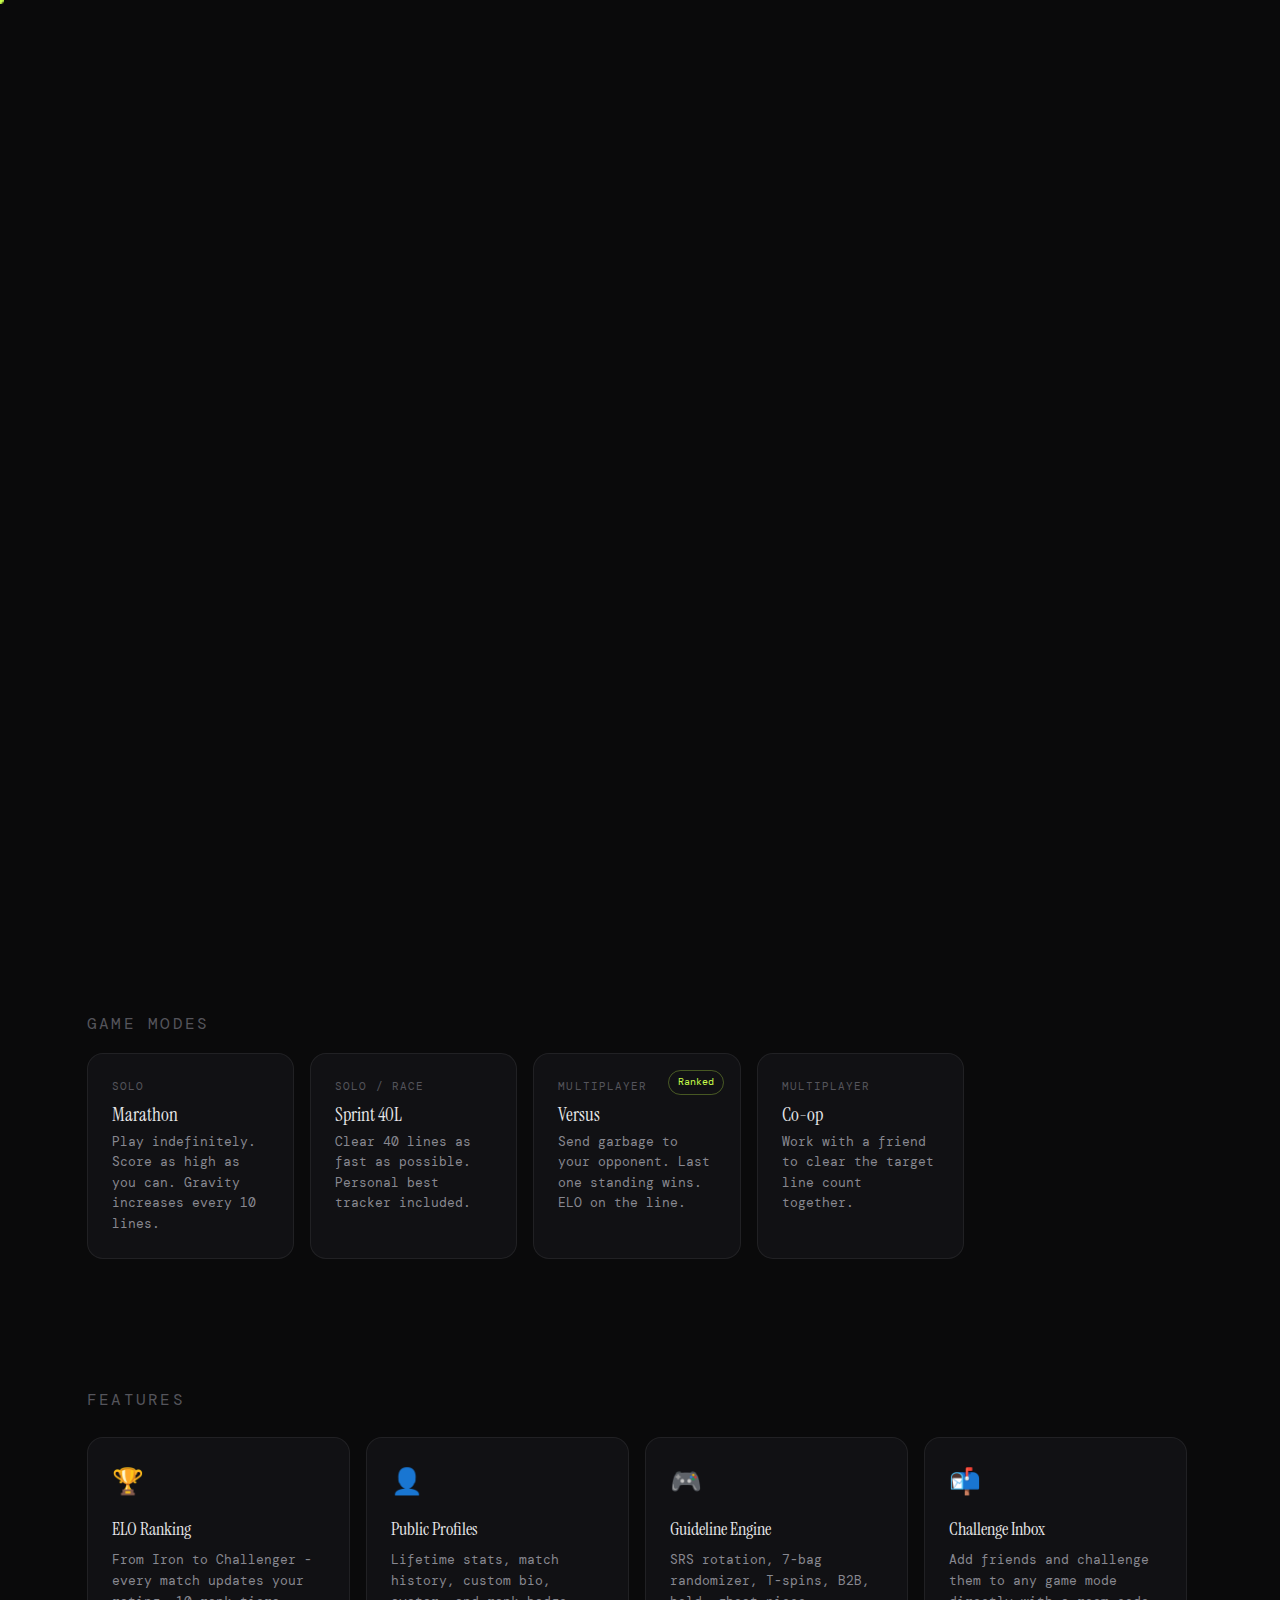
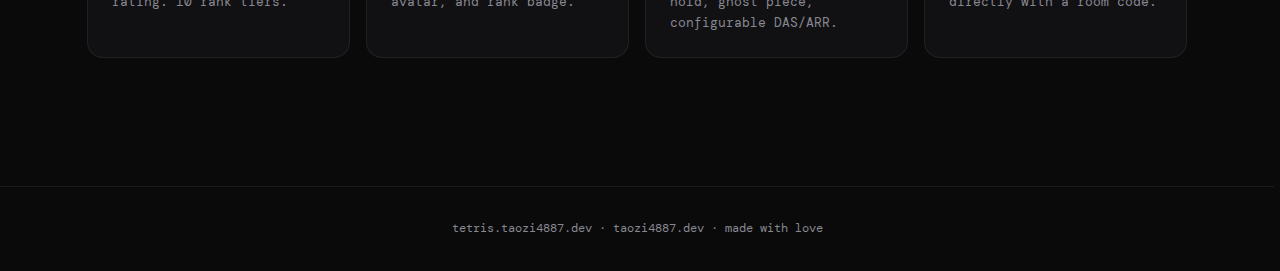
<file: tetris-site/frontend/index.html>
﻿<!DOCTYPE html>
<html lang="en">
<head>
  <meta charset="UTF-8">
  <link rel="icon" href="favicon.svg" type="image/svg+xml">
  <meta name="viewport" content="width=device-width, initial-scale=1.0">
  <title>Taotris - tetris.taozi4887.dev</title>
  <meta name="description" content="Competitive Taotris with rankings, profiles, and real-time multiplayer.">
  <link rel="stylesheet" href="style.css">
  <script src="cursor.js" defer></script>
  <style>
    /* Landing-page specific */
    .feature-grid {
      display: grid;
      grid-template-columns: repeat(auto-fill, minmax(240px, 1fr));
      gap: 1rem;
      margin-top: 1.5rem;
    }
    .feature-card {
      background: var(--bg2);
      border: 1px solid var(--border);
      border-radius: var(--radius-lg);
      padding: 1.5rem;
      transition: border-color .2s;
    }
    .feature-card:hover { border-color: rgba(200,255,74,.25); }
    .feature-icon {
      font-size: 1.6rem; margin-bottom: .75rem;
    }
    .feature-title { font-family: var(--serif); font-size: 1.1rem; margin-bottom: .4rem; }
    .feature-desc  { font-size: .82rem; color: var(--text2); }

    .stats-banner {
      display: flex; gap: 3rem; justify-content: center; flex-wrap: wrap;
      padding: 2.5rem 0;
      border-top: 1px solid var(--border);
      border-bottom: 1px solid var(--border);
      margin: 2rem 0;
    }
    .banner-stat { text-align: center; }
    .banner-stat .val { font-size: clamp(1.35rem, 3vw, 2rem); font-weight: 500; color: var(--accent); font-variant-numeric: tabular-nums; word-break: break-word; overflow-wrap: break-word; }
    .banner-stat .lbl { font-size: .75rem; color: var(--text3); text-transform: uppercase; letter-spacing: .1em; }

    .lb-preview { }
    .lb-preview-header { display: none; }

    /* Podium card */
    .lb-podium-card {
      position: relative;
      background: linear-gradient(to top, var(--bg2) 25%, transparent 65%);
      border-radius: var(--radius-lg);
      overflow: hidden;
    }
    .lb-podium-card::before {
      content: '';
      position: absolute;
      inset: 0;
      border-radius: inherit;
      border: 1px solid var(--border);
      -webkit-mask-image: linear-gradient(to top, black 25%, transparent 65%);
      mask-image: linear-gradient(to top, black 25%, transparent 65%);
      pointer-events: none;
      z-index: 1;
    }

    /* Podium stage */
    .lb-podium {
      display: flex;
      justify-content: center;
      align-items: flex-end;
      gap: 0;
      padding: 2.5rem 1rem 0;
      background: radial-gradient(ellipse 70% 50% at 50% 100%, rgba(200,160,0,.06), transparent);
      position: relative;
    }
    .lb-podium-slot {
      display: flex;
      flex-direction: column;
      align-items: center;
      flex: 1;
      max-width: 200px;
      position: relative;
    }
    /* Golden glow behind 1st */
    .lb-podium-slot.p1::before {
      content: '';
      position: absolute;
      inset: 0;
      background: radial-gradient(ellipse 90% 65% at 50% 85%, rgba(200,160,0,.1), transparent);
      pointer-events: none;
      z-index: 0;
    }
    .lb-podium-player {
      display: flex; flex-direction: column; align-items: center; gap: .45rem;
      padding-bottom: .9rem;
      position: relative; z-index: 1;
    }
    .lb-podium-av-wrap { position: relative; display: inline-flex; flex-shrink: 0; }
    .lb-podium-av {
      border-radius: 50%;
      background: var(--bg3);
      display: flex; align-items: center; justify-content: center;
      font-weight: 600; color: var(--text2);
      overflow: hidden;
    }
    .lb-podium-av img { width: 100%; height: 100%; object-fit: cover; }
    .lb-podium-slot.p1 .lb-podium-av {
      width: 72px; height: 72px; font-size: 1rem;
      border: 3px solid #c8a800;
      box-shadow: 0 0 0 4px rgba(200,160,0,.15), 0 0 28px rgba(200,160,0,.3);
    }
    .lb-podium-slot.p2 .lb-podium-av {
      width: 58px; height: 58px; font-size: .85rem;
      border: 2px solid #888;
      box-shadow: 0 0 0 3px rgba(140,140,140,.1);
    }
    .lb-podium-slot.p3 .lb-podium-av {
      width: 50px; height: 50px; font-size: .78rem;
      border: 2px solid #a0622a;
      box-shadow: 0 0 0 3px rgba(160,98,42,.1);
    }
    /* Position badge floating on avatar */
    .lb-podium-pos-badge {
      position: absolute; bottom: -3px; right: -3px;
      width: 20px; height: 20px; border-radius: 50%;
      display: flex; align-items: center; justify-content: center;
      font-size: .6rem; font-weight: 800; font-family: var(--mono);
      border: 2px solid var(--bg2);
      line-height: 1;
    }
    .lb-podium-slot.p1 .lb-podium-pos-badge { background: #c8a800; color: #000; }
    .lb-podium-slot.p2 .lb-podium-pos-badge { background: #888; color: #fff; }
    .lb-podium-slot.p3 .lb-podium-pos-badge { background: #a0622a; color: #fff; }
    .lb-podium-name {
      font-size: .8rem; font-weight: 600; text-align: center;
      white-space: nowrap; overflow: hidden; text-overflow: ellipsis;
      max-width: 140px; line-height: 1.3;
    }
    .lb-podium-slot.p1 .lb-podium-elo { font-size: 1.05rem; color: var(--accent); font-family: var(--mono); font-weight: 700; }
    .lb-podium-slot.p2 .lb-podium-elo { font-size: .88rem;  color: var(--accent); font-family: var(--mono); font-weight: 600; }
    .lb-podium-slot.p3 .lb-podium-elo { font-size: .82rem;  color: var(--accent); font-family: var(--mono); font-weight: 600; }
    .lb-podium-meta { display: flex; flex-direction: column; align-items: center; gap: .25rem; }
    /* Stands - translucent with colored top stripe */
    .lb-podium-stand {
      width: 100%;
      border-radius: 4px 4px 0 0;
      display: flex; align-items: center; justify-content: center;
      font-family: var(--mono); font-weight: 900; font-size: 2.8rem;
      letter-spacing: -.06em; position: relative; z-index: 1;
    }
    .lb-podium-slot.p1 .lb-podium-stand {
      height: 96px;
      background: linear-gradient(180deg, rgba(200,160,0,.16), rgba(200,160,0,.04));
      border-top: 2px solid rgba(200,160,0,.55);
      color: rgba(200,160,0,.22);
    }
    .lb-podium-slot.p2 .lb-podium-stand {
      height: 68px;
      background: linear-gradient(180deg, rgba(150,150,150,.1), rgba(150,150,150,.03));
      border-top: 2px solid rgba(150,150,150,.35);
      color: rgba(150,150,150,.2);
    }
    .lb-podium-slot.p3 .lb-podium-stand {
      height: 48px;
      background: linear-gradient(180deg, rgba(160,98,42,.12), rgba(160,98,42,.03));
      border-top: 2px solid rgba(160,98,42,.4);
      color: rgba(160,98,42,.22);
    }

    /* Rows 4-5 */
    .lb-row {
      display: flex; align-items: center; gap: 1rem;
      padding: .75rem 1.5rem;
      border-top: 1px solid var(--border);
      font-size: .85rem;
    }
    .lb-pos { width: 24px; text-align: right; color: var(--text3); font-family: var(--mono); }
    .lb-name { flex: 1; }
    .lb-elo  { color: var(--accent); font-weight: 500; font-family: var(--mono); font-size: .8rem; }
    .lb-av {
      width: 32px; height: 32px; border-radius: 50%;
      background: var(--bg3); border: 1px solid var(--border);
      display: flex; align-items: center; justify-content: center;
      font-size: .7rem; color: var(--text3); overflow:hidden; flex-shrink:0;
    }
    .lb-av img { width: 100%; height: 100%; object-fit: cover; }

    .modes-grid {
      display: grid;
      grid-template-columns: repeat(auto-fill, minmax(200px, 1fr));
      gap: 1rem;
    }
    .mode-card {
      position: relative;
      border: 1px solid var(--border);
      border-radius: var(--radius-lg);
      padding: 1.5rem;
      background: var(--bg2);
      transition: border-color .2s, transform .15s;
      cursor: pointer;
      text-decoration: none;
    }
    .mode-card:hover { border-color: rgba(255,255,255,.18); transform: translateY(-3px); }
    .mode-card .tag {
      font-size: .68rem; color: var(--text3); text-transform: uppercase; letter-spacing: .1em; margin-bottom: .5rem;
    }
    .mode-card h4 { font-family: var(--serif); font-size: 1.2rem; margin-bottom: .35rem; }
    .mode-card p  { font-size: .8rem; color: var(--text2); }
    .mode-card .badge {
      position: absolute; top: 1rem; right: 1rem;
      font-size: .65rem; padding: .2rem .55rem;
      border-radius: 999px; border: 1px solid rgba(200,255,74,.3);
      color: var(--accent);
    }
  </style>
</head>
<body>

<!-- Navbar -->
<nav id="navbar">
  <div class="nav-inner">
    <a class="nav-logo" href="index.html">Taotris</a>
    <div class="nav-links">
      <a href="index.html" class="active">Home</a>
      <a href="leaderboard.html">Leaderboard</a>
      <a href="game.html">Play</a>
      <a href="controls.html">Controls</a>
      <a href="ranks.html">Ranks</a>
      <a href="friends.html" id="navFriendsLink" style="display:none">Friends <span id="navFriendsBadge" class="badge-count hidden">0</span></a>
    </div>
    <div class="nav-user">
      <span id="navUsername" class="small muted hidden"></span>
      <a id="navAvatarLink" href="profile.html">
        <div id="navAvatar" class="nav-avatar" style="display:none"></div>
      </a>
      <a id="navLoginBtn" class="btn sm" href="login.html">Sign in</a>
      <button id="navLogoutBtn" class="btn sm ghost hidden" onclick="logout()">Sign out</button>
      <button id="navSettingsBtn" class="btn sm ghost hidden" onclick="location.href='profile.html?tab=settings'">Settings</button>
    </div>
  </div>
</nav>

<!-- Hero -->
<section class="hero">
  <div class="container">
    <div class="hero-tag">Competitive Taotris Platform</div>
    <h1>Play. Rank. <em>Compete.</em></h1>
    <p class="muted">
      Taotris with an ELO ranking system, public profiles,
      real-time multiplayer, and a full friends/challenge inbox.
    </p>
    <div class="hero-btns">
      <a class="btn primary lg" href="game.html">Play Now</a>
      <a class="btn lg" href="https://discord.gg/gJcDYP6GBX" target="_blank" rel="noopener" style="display:inline-flex;align-items:center;gap:.45rem">
        <svg width="16" height="12" viewBox="0 0 71 55" fill="currentColor" xmlns="http://www.w3.org/2000/svg" aria-hidden="true"><path d="M60.1 4.9A58.5 58.5 0 0 0 45.6.7a40 40 0 0 0-1.8 3.6 54 54 0 0 0-16.3 0A39.5 39.5 0 0 0 25.7.7 58.4 58.4 0 0 0 11.1 4.9C1.6 19.1-1 33 .3 46.7a58.9 58.9 0 0 0 18 9.1 44.7 44.7 0 0 0 3.9-6.3 38.3 38.3 0 0 1-6.1-2.9l1.5-1.1a42 42 0 0 0 35.8 0l1.5 1.1a38.4 38.4 0 0 1-6.1 2.9 44.6 44.6 0 0 0 3.9 6.3 58.7 58.7 0 0 0 18-9A53.5 53.5 0 0 0 60.1 4.9ZM23.7 38.2c-3.5 0-6.4-3.2-6.4-7.2s2.8-7.2 6.4-7.2c3.5 0 6.4 3.2 6.3 7.2 0 4-2.8 7.2-6.3 7.2Zm23.6 0c-3.5 0-6.4-3.2-6.4-7.2s2.8-7.2 6.4-7.2c3.5 0 6.4 3.2 6.3 7.2 0 4-2.8 7.2-6.3 7.2Z"/></svg>
        Discord
      </a>
      <a class="btn lg" href="leaderboard.html">Leaderboard</a>
    </div>
  </div>
</section>

<!-- Stats banner -->
<div class="container">
  <div class="stats-banner" id="statsBanner">
    <div class="banner-stat"><div class="val" id="sbOnline">-</div><div class="lbl">Online Now</div></div>
    <div class="banner-stat"><div class="val" id="sbPlayers">-</div><div class="lbl">Players</div></div>
    <div class="banner-stat"><div class="val" id="sbGames">-</div><div class="lbl">Games Played</div></div>
    <div class="banner-stat"><div class="val" id="sbMinutes">-</div><div class="lbl">Minutes Played</div></div>
    <div class="banner-stat"><div class="val" id="sbLines">-</div><div class="lbl">Lines Cleared</div></div>
  </div>
</div>

<!-- Leaderboard preview -->
<div class="container section">
  <div style="display:flex;align-items:center;justify-content:space-between;gap:1rem;margin-bottom:1.25rem">
    <p class="section-title" style="margin:0">Top Players</p>
    <a href="leaderboard.html" class="btn sm">See all →</a>
  </div>
  <div id="lbPreviewBody">
    <div class="lb-row" style="border-top:none"><span class="dimmed small">Loading…</span></div>
  </div>
</div>

<!-- Game modes -->
<div class="container section">
  <p class="section-title">Game Modes</p>
  <div class="modes-grid">
    <a class="mode-card" href="game.html?mode=marathon">
      <div class="tag">Solo</div>
      <h4>Marathon</h4>
      <p>Play indefinitely. Score as high as you can. Gravity increases every 10 lines.</p>
    </a>
    <a class="mode-card" href="game.html?mode=sprint">
      <div class="tag">Solo / Race</div>
      <h4>Sprint 40L</h4>
      <p>Clear 40 lines as fast as possible. Personal best tracker included.</p>
    </a>
    <a class="mode-card" href="game.html?mode=versus">
      <div class="tag">Multiplayer</div>
      <h4>Versus</h4>
      <p>Send garbage to your opponent. Last one standing wins. ELO on the line.</p>
      <span class="badge">Ranked</span>
    </a>
    <a class="mode-card" href="game.html?mode=coop">
      <div class="tag">Multiplayer</div>
      <h4>Co-op</h4>
      <p>Work with a friend to clear the target line count together.</p>
    </a>
  </div>
</div>

<!-- Features -->
<div class="container section">
  <p class="section-title">Features</p>
  <div class="feature-grid">
    <div class="feature-card">
      <div class="feature-icon">🏆</div>
      <div class="feature-title">ELO Ranking</div>
      <div class="feature-desc">From Iron to Challenger - every match updates your rating. 10 rank tiers.</div>
    </div>
    <div class="feature-card">
      <div class="feature-icon">👤</div>
      <div class="feature-title">Public Profiles</div>
      <div class="feature-desc">Lifetime stats, match history, custom bio, avatar, and rank badge.</div>
    </div>
    <div class="feature-card">
      <div class="feature-icon">🎮</div>
      <div class="feature-title">Guideline Engine</div>
      <div class="feature-desc">SRS rotation, 7-bag randomizer, T-spins, B2B, hold, ghost piece, configurable DAS/ARR.</div>
    </div>
    <div class="feature-card">
      <div class="feature-icon">📬</div>
      <div class="feature-title">Challenge Inbox</div>
      <div class="feature-desc">Add friends and challenge them to any game mode directly with a room code.</div>
    </div>
  </div>
</div>

<!-- Footer -->
<footer id="footer">
  <div class="container">
    <p>tetris.taozi4887.dev &middot; <a href="https://taozi4887.dev" rel="noopener">taozi4887.dev</a> &middot; made with love</p>
  </div>
</footer>

<div id="toast-container"></div>

<!-- Redirect to verify.html when Supabase email confirmation link lands on this root page -->
<script>
  (function() {
    var h = new URLSearchParams(window.location.hash.slice(1));
    if (h.get('type') === 'email_confirmation' && h.get('access_token')) {
      location.replace('verify.html' + window.location.hash);
    }
  })();
</script>

<script type="module">
  import API, { getMe, injectNavUser, getRank, rankBadgeEl, fmtNum, getLevel } from './api.js';

  async function init() {
    const me = await injectNavUser(null);
    loadBannerStats();
    loadLeaderboardPreview();
  }

  async function loadBannerStats() {
    try {
      const [globalData, lbData] = await Promise.all([
        API.stats.global(),
        API.leaderboard.get({ limit: 1 }),
      ]);
      document.getElementById('sbPlayers').textContent = fmtNum(globalData.total_players || lbData.total);
      document.getElementById('sbGames').textContent   = fmtNum(globalData.total_games);
      const totalMins = Math.round((globalData.total_time_ms || 0) / 60000);
      document.getElementById('sbMinutes').textContent = fmtNum(totalMins);
      document.getElementById('sbLines').textContent   = fmtNum(globalData.total_lines);
    } catch {}
    // Fetch online count separately after a short delay so the presence socket
    // has time to connect and emit 'identify' before we read online.size
    refreshOnlineCount();
    setInterval(refreshOnlineCount, 30_000);
  }

  async function refreshOnlineCount() {
    await new Promise(r => setTimeout(r, 600));
    try {
      const data = await fetch(API.BASE + '/api/presence/online-count').then(r => r.ok ? r.json() : null);
      if (data) document.getElementById('sbOnline').textContent = fmtNum(data.online || 0);
    } catch {}
  }

  async function loadLeaderboardPreview() {
    const body = document.getElementById('lbPreviewBody');
    try {
      const data = await API.leaderboard.get({ limit: 5 });
      const players = data.entries || data.players || [];
      if (!players.length) {
        body.innerHTML = '<div class="lb-row" style="border-top:none"><span class="dimmed small">No players yet.</span></div>';
        return;
      }

      // Build avatar helper
      function avEl(p, wh) {
        const src = p.avatar_url || p.avatarUrl
          ? ((p.avatar_url || p.avatarUrl).startsWith('http') ? (p.avatar_url || p.avatarUrl) : API.BASE + (p.avatar_url || p.avatarUrl))
          : '';
        const initials = (p.display_name || p.username || '?').slice(0, 2).toUpperCase();
        return src
          ? `<div class="lb-podium-av" style="width:${wh}px;height:${wh}px"><img src="${src}" alt="" onerror="this.style.display='none'"></div>`
          : `<div class="lb-podium-av" style="width:${wh}px;height:${wh}px">${initials}</div>`;
      }

      function podiumSlot(p, cls, pos, avSize) {
        const rank  = getRank(p.elo);
        const level = getLevel(p.xp ?? 0);
        const name  = p.display_name || p.username;
        return `
          <div class="lb-podium-slot ${cls}">
            <div class="lb-podium-player">
              <a href="profile.html?u=${encodeURIComponent(p.username)}" style="display:contents">
                <div class="lb-podium-av-wrap">
                  ${avEl(p, avSize)}
                  <div class="lb-podium-pos-badge">${pos}</div>
                </div>
              </a>
              <div class="lb-podium-name"><a href="profile.html?u=${encodeURIComponent(p.username)}">${name}</a></div>
              <div class="lb-podium-elo">${fmtNum(p.elo)}</div>
              <div class="lb-podium-meta">
                <span class="rank-badge ${rank.name}" style="font-size:.55rem;padding:.1rem .4rem">${rank.name}</span>
                <span style="font-size:.62rem;color:var(--text3);font-family:var(--mono)">Lv&nbsp;${level}</span>
              </div>
            </div>
            <div class="lb-podium-stand">${pos}</div>
          </div>`;
      }

      // Podium: 2nd | 1st | 3rd
      const p1 = players[0], p2 = players[1], p3 = players[2];
      let podiumHTML = '<div class="lb-podium-card"><div class="lb-podium">';
      if (p2) podiumHTML += podiumSlot(p2, 'p2', 2, 58);
      if (p1) podiumHTML += podiumSlot(p1, 'p1', 1, 72);
      if (p3) podiumHTML += podiumSlot(p3, 'p3', 3, 50);
      podiumHTML += '</div>';

      // Rows 4 & 5
      let rowsHTML = players.slice(3).map((p, i) => {
        const pos   = i + 4;
        const rank  = getRank(p.elo);
        const level = getLevel(p.xp ?? 0);
        const name  = p.display_name || p.username;
        const src   = p.avatar_url || p.avatarUrl
          ? ((p.avatar_url || p.avatarUrl).startsWith('http') ? (p.avatar_url || p.avatarUrl) : API.BASE + (p.avatar_url || p.avatarUrl))
          : '';
        const avContent = src
          ? `<img src="${src}" alt="" onerror="this.style.display='none'">`
          : name.slice(0, 2).toUpperCase();
        return `
          <div class="lb-row">
            <span class="lb-pos">${pos}</span>
            <div class="lb-av">${avContent}</div>
            <span class="lb-name"><a href="profile.html?u=${encodeURIComponent(p.username)}">${name}</a></span>
            <span class="rank-badge ${rank.name}" style="font-size:.6rem;padding:.1rem .4rem">${rank.name}</span>
            <span style="font-size:.65rem;color:var(--text3);font-family:var(--mono)">Lv&nbsp;${level}</span>
            <span class="lb-elo">${fmtNum(p.elo)}</span>
          </div>`;
      }).join('');

      body.innerHTML = podiumHTML + rowsHTML + '</div>';
    } catch (e) {
      console.error('lb preview:', e);
      body.innerHTML = '<div class="lb-row" style="border-top:none"><span class="dimmed small">Unable to load leaderboard.</span></div>';
    }
  }

  window.logout = async () => {
    try { await API.auth.logout(); } catch {}
    location.reload();
  };

  init();
</script>
</body>
</html>
</file>
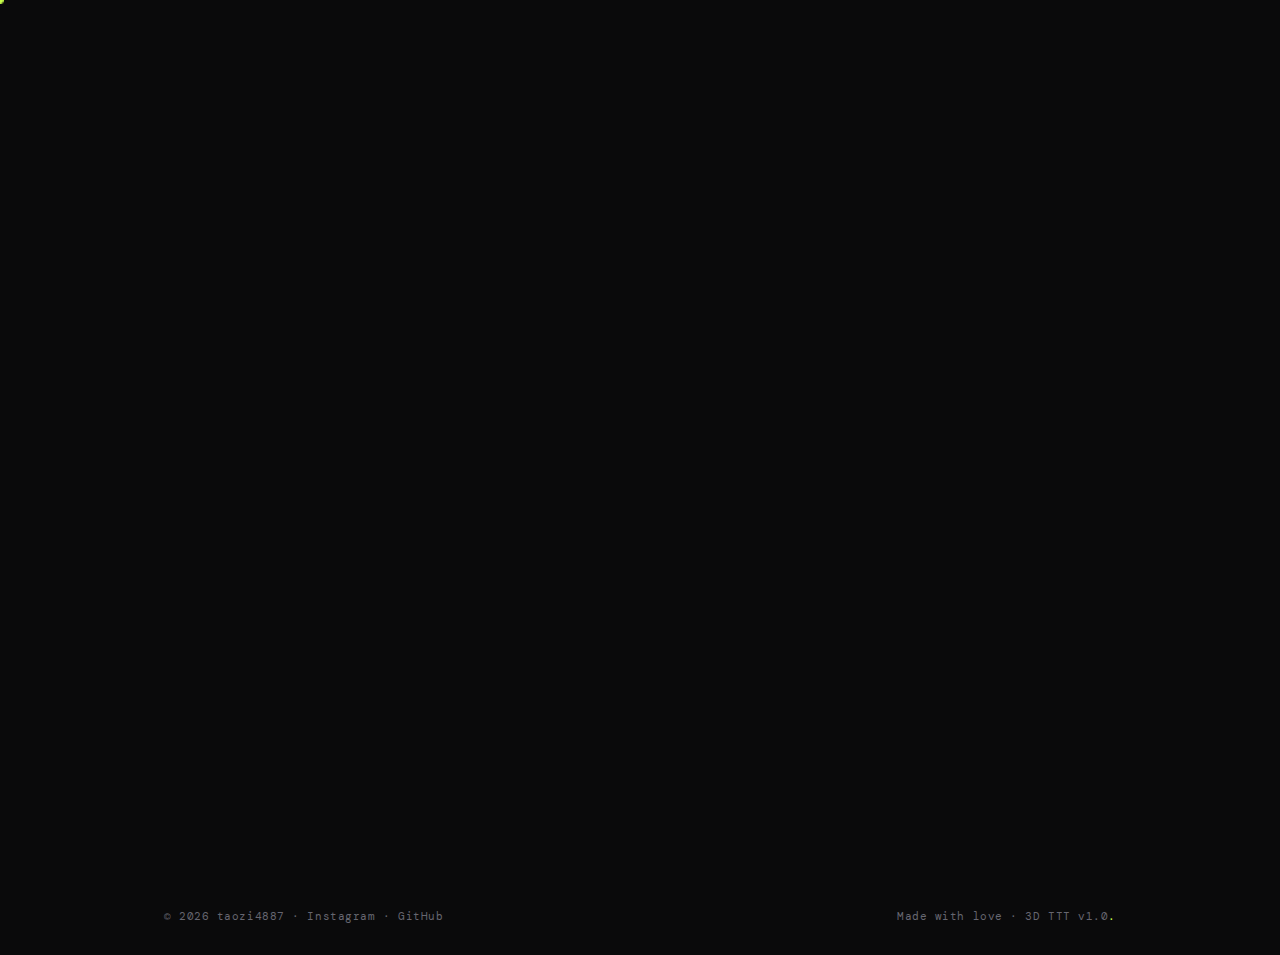
<file: 3dtictactoe.html>
﻿<!DOCTYPE html>
<html lang="en" style="cursor:none">
<head>
<style>*,*::before,*::after{cursor:none!important}</style>
<meta charset="UTF-8">
<meta name="viewport" content="width=device-width, initial-scale=1.0">
<title>3D Tic-Tac-Toe - 5×5×5</title>

<!-- ─── SEO ─── -->
<meta name="description" content="Tic-tac-toe on a 3D 5×5×5 board. Two players, three dimensions. A browser game by taozi4887.">
<meta name="keywords" content="3D Tic-Tac-Toe, tic tac toe, 3D game, taozi4887, browser game, two player, strategy game">
<meta name="author" content="taozi4887">
<meta name="robots" content="index, follow">
<link rel="canonical" href="https://taozi4887.dev/3dtictactoe.html">
<link rel="sitemap" type="application/xml" href="/sitemap.xml">
<link rel="icon" type="image/png" href="logo.png">

<!-- ─── Open Graph ─── -->
<meta property="og:type" content="website">
<meta property="og:url" content="https://taozi4887.dev/3dtictactoe.html">
<meta property="og:title" content="3D Tic-Tac-Toe - 5×5×5">
<meta property="og:description" content="Tic-tac-toe on a 3D 5×5×5 board. Two players, three dimensions.">
<meta property="og:image" content="https://taozi4887.dev/og-image.png">
<meta property="og:site_name" content="taozi4887">
<meta property="og:locale" content="en_US">

<!-- ─── Twitter / X Card ─── -->
<meta name="twitter:card" content="summary_large_image">
<meta name="twitter:url" content="https://taozi4887.dev/3dtictactoe.html">
<meta name="twitter:title" content="3D Tic-Tac-Toe - 5×5×5">
<meta name="twitter:description" content="Tic-tac-toe on a 3D 5×5×5 board. Two players, three dimensions.">
<meta name="twitter:image" content="https://taozi4887.dev/og-image.png">

<!-- ─── JSON-LD Structured Data ─── -->
<script type="application/ld+json">
{
  "@context": "https://schema.org",
  "@type": "SoftwareApplication",
  "name": "3D Tic-Tac-Toe",
  "url": "https://taozi4887.dev/3dtictactoe.html",
  "description": "Tic-tac-toe on a 3D 5×5×5 board.",
  "applicationCategory": "Game",
  "author": {
    "@type": "Person",
    "name": "taozi4887",
    "url": "https://taozi4887.dev/"
  }
}
</script>

<link href="https://fonts.googleapis.com/css2?family=Instrument+Serif:ital@0;1&family=DM+Mono:wght@300;400;500&display=swap" rel="stylesheet">
<style>
  :root {
    --bg: #0a0a0b;
    --surface: #111113;
    --surface2: #1a1a1d;
    --surface3: #222226;
    --border: #252528;
    --text: #e8e8ea;
    --muted: #666670;
    --accent: #c8ff4a;
    --accent2: #ff6b6b;
    --accent3: #60efff;
    --p1: #c8ff4a;
    --p2: #ff6b6b;
    --radius: 12px;
  }

  * { margin: 0; padding: 0; box-sizing: border-box; }

  html, body {
    min-height: 100%;
    background: var(--bg);
    color: var(--text);
    font-family: 'DM Mono', monospace;
    overflow-x: hidden;
  }

  body::before {
    content: '';
    position: fixed;
    inset: 0;
    background-image: url("data:image/svg+xml,%3Csvg viewBox='0 0 256 256' xmlns='http://www.w3.org/2000/svg'%3E%3Cfilter id='n'%3E%3CfeTurbulence type='fractalNoise' baseFrequency='0.9' numOctaves='4' stitchTiles='stitch'/%3E%3C/filter%3E%3Crect width='100%25' height='100%25' filter='url(%23n)' opacity='0.04'/%3E%3C/svg%3E");
    pointer-events: none;
    z-index: 9999;
    opacity: 0.6;
  }

  body { display: flex; flex-direction: column; align-items: center; }

  header {
    width: 100%;
    max-width: 1000px;
    display: flex;
    justify-content: space-between;
    align-items: center;
    padding: 28px 24px 0;
    flex-shrink: 0;
  }
  .logo {
    font-family: 'Instrument Serif', serif;
    font-size: 22px;
    letter-spacing: -0.5px;
    color: var(--text);
    cursor: pointer;
    user-select: none;
    text-decoration: none;
  }
  .logo span { color: var(--accent); }
  .header-right { display: flex; align-items: center; gap: 12px; }
  .version { font-size: 11px; color: var(--muted); letter-spacing: 0.05em; }

  /* ── SCREENS ── */
  .screen {
    display: none;
    flex-direction: column;
    align-items: center;
    width: 100%;
    max-width: 1000px;
    padding: 0 24px 60px;
    flex: 1;
  }
  .screen.active { display: flex; animation: fadeIn 0.3s ease both; }

  @keyframes fadeIn {
    from { opacity: 0; transform: translateY(10px); }
    to   { opacity: 1; transform: translateY(0); }
  }

  .btn {
    padding: 12px 28px;
    border-radius: var(--radius);
    border: 1px solid var(--border);
    background: var(--surface);
    color: var(--text);
    font-family: 'DM Mono', monospace;
    font-size: 13px;
    cursor: pointer;
    transition: all 0.2s;
    letter-spacing: 0.05em;
    white-space: nowrap;
  }
  .btn:hover { border-color: var(--accent); color: var(--accent); }
  .btn.primary { background: var(--accent); color: #0a0a0b; border-color: var(--accent); font-weight: 500; }
  .btn.primary:hover { background: #d4ff6a; }
  .btn.sm { padding: 7px 16px; font-size: 11px; border-radius: 8px; }

  /* ── HOME ── */
  #home { justify-content: center; }

  .hero-gap { height: 52px; }
  .hero-eyebrow { font-size: 11px; color: var(--muted); letter-spacing: 0.16em; text-transform: uppercase; margin-bottom: 20px; text-align: center; }
  .hero-title {
    font-family: 'Instrument Serif', serif;
    font-size: clamp(48px, 10vw, 88px);
    line-height: 1;
    letter-spacing: -3px;
    text-align: center;
    margin-bottom: 20px;
  }
  .hero-sub {
    font-size: 13px;
    color: var(--muted);
    text-align: center;
    letter-spacing: 0.03em;
    max-width: 400px;
    line-height: 1.8;
    margin-bottom: 52px;
  }

  /* ── ROTATING 3D CUBE HERO ── */
  .hero-scene {
    width: 220px;
    height: 220px;
    perspective: 600px;
    margin-bottom: 52px;
  }
  .hero-cube {
    width: 160px;
    height: 160px;
    position: relative;
    transform-style: preserve-3d;
    animation: heroSpin 18s linear infinite;
    margin: 30px;
  }
  @keyframes heroSpin {
    from { transform: rotateX(-20deg) rotateY(0deg); }
    to   { transform: rotateX(-20deg) rotateY(360deg); }
  }
  .hf {
    position: absolute;
    width: 160px;
    height: 160px;
    border: 1px solid rgba(200, 255, 74, 0.12);
    border-radius: 6px;
    background: rgba(17, 17, 19, 0.6);
    display: grid;
    grid-template-columns: repeat(3, 1fr);
    grid-template-rows: repeat(3, 1fr);
    gap: 6px;
    padding: 10px;
    backface-visibility: visible;
  }
  .hf-front  { transform: translateZ(80px); }
  .hf-back   { transform: rotateY(180deg) translateZ(80px); }
  .hf-left   { transform: rotateY(-90deg) translateZ(80px); }
  .hf-right  { transform: rotateY(90deg) translateZ(80px); }
  .hf-top    { transform: rotateX(90deg) translateZ(80px); }
  .hf-bottom { transform: rotateX(-90deg) translateZ(80px); }
  .hf .hc {
    border-radius: 3px;
    border: 1px solid rgba(200, 255, 74, 0.08);
    background: rgba(200, 255, 74, 0.02);
    display: flex;
    align-items: center;
    justify-content: center;
    font-size: 14px;
    font-weight: 600;
  }
  .hc.hx { color: var(--p1); background: rgba(200, 255, 74, 0.08); border-color: rgba(200, 255, 74, 0.2); }
  .hc.ho { color: var(--p2); background: rgba(255, 107, 107, 0.08); border-color: rgba(255, 107, 107, 0.2); }

  .home-actions { display: flex; gap: 12px; flex-wrap: wrap; justify-content: center; }

  /* ── GAME ── */
  #game { padding-top: 28px; gap: 16px; justify-content: flex-start; min-height: calc(100vh - 80px); }

  .game-bar {
    width: 100%; display: flex; align-items: center;
    justify-content: space-between; gap: 12px; flex-wrap: wrap;
  }
  .game-title { font-family: 'Instrument Serif', serif; font-size: 20px; letter-spacing: -0.5px; }
  .chips { display: flex; gap: 8px; flex-wrap: wrap; align-items: center; }
  .chip {
    background: var(--surface); border: 1px solid var(--border);
    border-radius: 20px; padding: 6px 14px;
    font-size: 11px; color: var(--muted); letter-spacing: 0.06em;
    display: flex; gap: 6px; align-items: center; transition: all 0.3s;
    font-variant-numeric: tabular-nums;
  }
  .chip strong { color: var(--text); font-weight: 400; transition: color 0.3s; }
  .chip .cdot {
    width: 8px; height: 8px; border-radius: 50%;
    animation: blinker 2s ease infinite;
  }
  @keyframes blinker { 0%, 100% { opacity: 1; } 50% { opacity: 0.3; } }

  .game-container {
    width: 100%;
    display: flex;
    flex-direction: column;
    align-items: center;
    gap: 16px;
    flex: 1;
    min-height: 0;
  }

  /* ── LAYER TABS ── */
  .layer-tabs {
    display: flex;
    gap: 4px;
    background: var(--surface);
    border: 1px solid var(--border);
    border-radius: 10px;
    padding: 4px;
  }
  .layer-tab {
    padding: 8px 18px;
    border-radius: 7px;
    border: none;
    background: transparent;
    color: var(--muted);
    font-family: 'DM Mono', monospace;
    font-size: 11px;
    cursor: pointer;
    transition: all 0.2s;
    letter-spacing: 0.06em;
    text-transform: uppercase;
  }
  .layer-tab:hover { color: var(--text); }
  .layer-tab.active {
    background: var(--surface2);
    color: var(--accent);
    border: 1px solid var(--border);
  }

  /* ── 3D INTERACTIVE CUBES ── */
  .scene-wrap {
    display: none;
    flex-direction: column;
    align-items: center;
    justify-content: center;
    gap: 12px;
    flex: 1;
    min-height: 380px;
    width: 100%;
  }
  .scene-wrap.active { display: flex; }

  .cube-scene {
    width: 100%;
    max-width: 480px;
    aspect-ratio: 1;
    perspective: 1200px;
    display: flex;
    align-items: center;
    justify-content: center;
    z-index: 50;
    position: relative;
  }

  .cube-3d {
    width: 300px;
    height: 300px;
    position: relative;
    transform-style: preserve-3d;
    transform: rotateX(-25deg) rotateY(-35deg);
  }

  .mini-cube {
    position: absolute;
    left: 50%;
    top: 50%;
    width: 28px;
    height: 28px;
    margin: -14px 0 0 -14px;
    transform-style: preserve-3d;
    cursor: pointer;
    transition: opacity 0.3s, transform 0.35s cubic-bezier(0.25, 0.46, 0.45, 0.94),
                width 0.35s cubic-bezier(0.25, 0.46, 0.45, 0.94),
                height 0.35s cubic-bezier(0.25, 0.46, 0.45, 0.94),
                margin 0.35s cubic-bezier(0.25, 0.46, 0.45, 0.94);
  }
  .mini-cube:hover:not(.filled) .cf { border-color: var(--muted); background: rgba(34, 34, 38, 0.95); }
  .mini-cube.filled { cursor: not-allowed; }
  .mini-cube.dimmed { opacity: 0.06; pointer-events: none; }
  .mini-cube.x .cf { background: rgba(200, 255, 74, 0.12); border-color: rgba(200, 255, 74, 0.35); }
  .mini-cube.o .cf { background: rgba(255, 107, 107, 0.12); border-color: rgba(255, 107, 107, 0.35); }
  .mini-cube.wc .cf { animation: winGlow 0.8s ease infinite; }
  .mini-cube.x.wc .cf { box-shadow: 0 0 8px rgba(200, 255, 74, 0.3); }
  .mini-cube.o.wc .cf { box-shadow: 0 0 8px rgba(255, 107, 107, 0.3); }

  .cf {
    position: absolute;
    width: 28px;
    height: 28px;
    background: rgba(26, 26, 29, 0.92);
    border: 1px solid rgba(37, 37, 40, 0.7);
    border-radius: 3px;
    display: flex;
    align-items: center;
    justify-content: center;
    font-size: 11px;
    font-weight: 600;
    backface-visibility: hidden;
    transition: width 0.35s cubic-bezier(0.25, 0.46, 0.45, 0.94),
                height 0.35s cubic-bezier(0.25, 0.46, 0.45, 0.94),
                font-size 0.35s cubic-bezier(0.25, 0.46, 0.45, 0.94),
                transform 0.35s cubic-bezier(0.25, 0.46, 0.45, 0.94);
  }
  .cf-front  { transform: translateZ(14px); }
  .cf-back   { transform: rotateY(180deg) translateZ(14px); }
  .cf-left   { transform: rotateY(-90deg) translateZ(14px); }
  .cf-right  { transform: rotateY(90deg) translateZ(14px); }
  .cf-top    { transform: rotateX(90deg) translateZ(14px); }
  .cf-bottom { transform: rotateX(-90deg) translateZ(14px); }

  @keyframes facePop {
    0%   { opacity: 0; }
    40%  { opacity: 1; }
    100% { opacity: 1; }
  }
  @keyframes faceBounce {
    0%   { scale: 0.3; }
    60%  { scale: 1.12; }
    100% { scale: 1; }
  }
  .mini-cube.cube-pop .cf {
    animation: facePop 0.3s ease both, faceBounce 0.35s cubic-bezier(0.34, 1.56, 0.64, 1) both;
  }

  .scene-hint {
    font-size: 10px;
    color: var(--muted);
    letter-spacing: 0.06em;
    opacity: 0.5;
  }

  body.view-3d .mini-cube:not(.filled) { cursor: pointer; }

  /* ── FLAT VIEW ── */
  .flat-view {
    display: none;
    gap: 12px;
    width: 100%;
    max-width: 720px;
    justify-content: center;
  }
  .flat-view.active { display: flex; flex-wrap: wrap; }

  .flat-layer {
    display: flex;
    flex-direction: column;
    gap: 4px;
    align-items: center;
    transition: opacity 0.3s;
  }
  .flat-label {
    font-size: 9px;
    color: var(--muted);
    letter-spacing: 0.1em;
    text-transform: uppercase;
    margin-bottom: 4px;
  }
  .flat-grid {
    display: grid;
    grid-template-columns: repeat(5, 1fr);
    grid-template-rows: repeat(5, 1fr);
    gap: 3px;
    background: var(--surface);
    padding: 6px;
    border-radius: 8px;
    border: 1px solid var(--border);
    transition: border-color 0.3s;
  }
  .flat-layer.hl .flat-grid {
    border-color: var(--accent);
  }

  /* ── CELLS (shared) ── */
  .gc {
    width: clamp(28px, 6vw, 40px);
    height: clamp(28px, 6vw, 40px);
    border-radius: 5px;
    background: var(--surface2);
    border: 1px solid var(--border);
    cursor: pointer;
    display: flex;
    align-items: center;
    justify-content: center;
    font-size: clamp(13px, 3vw, 18px);
    font-weight: 600;
    transition: all 0.15s;
    user-select: none;
  }
  .gc:hover:not(.filled) {
    background: var(--surface3);
    border-color: var(--muted);
    transform: scale(1.08);
  }
  .gc:active:not(.filled) { transform: scale(0.94); }
  .gc.filled { cursor: not-allowed; }
  .gc.x {
    background: rgba(200, 255, 74, 0.10);
    border-color: var(--p1);
    color: var(--p1);
  }
  .gc.o {
    background: rgba(255, 107, 107, 0.10);
    border-color: var(--p2);
    color: var(--p2);
  }
  .gc.wc {
    animation: winGlow 0.8s ease infinite;
  }
  .gc.x.wc { box-shadow: 0 0 10px rgba(200, 255, 74, 0.35); }
  .gc.o.wc { box-shadow: 0 0 10px rgba(255, 107, 107, 0.35); }
  @keyframes winGlow { 0%, 100% { opacity: 1; } 50% { opacity: 0.5; } }
  @keyframes cellPop { 0% { transform: scale(0.5); opacity: 0.3; } 60% { transform: scale(1.1); } 100% { transform: scale(1); opacity: 1; } }
  .gc.pop { animation: cellPop 0.2s ease both; }

  /* ── STATUS BAR ── */
  .status-bar {
    width: 100%; max-width: 500px;
    background: var(--surface); border: 1px solid var(--border);
    border-radius: var(--radius); padding: 13px 20px;
    display: flex; align-items: center; gap: 12px;
    font-size: 12px; color: var(--muted); letter-spacing: 0.05em;
    transition: border-color 0.3s;
  }
  .status-bar .sd {
    width: 8px; height: 8px; border-radius: 50%;
    flex-shrink: 0; transition: background 0.3s;
    animation: blinker 2s ease infinite;
  }

  .game-actions { display: flex; gap: 8px; flex-wrap: wrap; justify-content: center; }

  /* ── MODALS ── */
  .modal-backdrop {
    display: none; position: fixed; inset: 0;
    background: rgba(0,0,0,0.78); z-index: 100;
    align-items: center; justify-content: center;
    backdrop-filter: blur(6px);
  }
  .modal-backdrop.open { display: flex; animation: fadeIn 0.22s ease; }

  .modal {
    background: var(--surface); border: 1px solid var(--border);
    border-radius: 18px; padding: 44px; max-width: 440px;
    width: calc(100% - 48px); display: flex; flex-direction: column;
    align-items: center; gap: 20px; text-align: center;
  }

  .modal-icon { font-size: 54px; line-height: 1; }
  .modal-heading {
    font-family: 'Instrument Serif', serif;
    font-size: clamp(32px, 7vw, 52px);
    letter-spacing: -2px; line-height: 1;
  }
  .modal-sub { font-size: 12px; color: var(--muted); letter-spacing: 0.05em; line-height: 1.8; max-width: 340px; }

  .modal-stats { display: flex; gap: 12px; width: 100%; justify-content: center; flex-wrap: wrap; }
  .modal-stat {
    background: var(--surface2); border: 1px solid var(--border);
    border-radius: 10px; padding: 14px 20px; flex: 1; min-width: 80px;
  }
  .modal-stat .v { font-family: 'Instrument Serif', serif; font-size: 28px; letter-spacing: -1px; display: block; }
  .modal-stat .l { font-size: 10px; color: var(--muted); letter-spacing: 0.1em; text-transform: uppercase; margin-top: 2px; }

  .modal-actions { display: flex; gap: 10px; width: 100%; }
  .modal-actions .btn { flex: 1; text-align: center; }

  .howto-modal { max-width: 500px; align-items: flex-start; text-align: left; gap: 0; }
  .how-step { display: flex; gap: 14px; margin-bottom: 18px; align-items: flex-start; }
  .step-num {
    width: 22px; height: 22px; border-radius: 50%;
    background: var(--surface2); border: 1px solid var(--border);
    display: flex; align-items: center; justify-content: center;
    font-size: 10px; color: var(--accent); flex-shrink: 0; margin-top: 2px;
  }
  .step-text { font-size: 12px; color: var(--muted); line-height: 1.8; letter-spacing: 0.03em; }
  .step-text strong { color: var(--text); font-weight: 400; }
  .divider { width: 100%; height: 1px; background: var(--border); margin: 20px 0; }

  /* ── FOOTER ── */
  footer {
    max-width: 1000px;
    margin: 60px auto 0;
    padding: 32px 24px;
    display: flex;
    justify-content: space-between;
    align-items: center;
    font-size: 11px;
    color: var(--muted);
    letter-spacing: 0.05em;
    border-top: 1px solid var(--border);
    width: 100%;
  }
  footer a { color: var(--muted); text-decoration: none; transition: color 0.2s; }
  footer a:hover { color: var(--accent); }

  ::-webkit-scrollbar { width: 6px; height: 6px; }
  ::-webkit-scrollbar-track { background: transparent; }
  ::-webkit-scrollbar-thumb { background: var(--border); border-radius: 3px; }

  @media (max-width: 600px) {
    .flat-view { gap: 8px; }
    .gc { width: 24px; height: 24px; font-size: 10px; }
    .flat-grid { gap: 2px; padding: 4px; }
    .cube-scene { max-width: 320px; }
    .modal { padding: 28px 16px; margin: 0 12px; }
    .chips { gap: 4px; }
    .chip { padding: 5px 10px; font-size: 10px; }
    .layer-tab { padding: 6px 10px; font-size: 10px; }
    .hero-sub { font-size: 12px; }
    .screen { padding: 0 16px 48px; }
  }
</style>
</head>
<body style="cursor:none">
<div id="_pg-curtain" style="position:fixed;inset:0;z-index:99995;background:#0a0a0b;pointer-events:none"></div>

<header>
  <a class="logo" onclick="nav('home')">3D TTT<span>.</span></a>
  <div class="header-right">
    <span class="version">v1.0</span>
    <button class="btn sm" onclick="openModal('howto')">How to Play</button>
  </div>
</header>

<!-- ══ HOME ══ -->
<div id="home" class="screen active">
  <div class="hero-gap"></div>
  <p class="hero-eyebrow">Two players · One cube</p>
  <h1 class="hero-title">Tic-Tac-<br><em>Toe<span style="color:var(--accent)">.</span></em></h1>
  <p class="hero-sub">5×5×5 three-dimensional grid. Get five in a row - in any direction, on any axis - to win.</p>

  <!-- Rotating 3D cube preview -->
  <div class="hero-scene">
    <div class="hero-cube" id="heroCube">
      <div class="hf hf-front"></div>
      <div class="hf hf-back"></div>
      <div class="hf hf-left"></div>
      <div class="hf hf-right"></div>
      <div class="hf hf-top"></div>
      <div class="hf hf-bottom"></div>
    </div>
  </div>

  <div class="home-actions">
    <button class="btn primary" onclick="startGame()">Start Game →</button>
    <button class="btn" onclick="openModal('howto')">How to Play</button>
  </div>
</div>

<!-- ══ GAME ══ -->
<div id="game" class="screen">
  <div class="game-bar">
    <span class="game-title" id="turnTitle">Player 1's Turn</span>
    <div class="chips">
      <div class="chip" id="turnChip">
        <div class="cdot" id="turnDot" style="background:var(--p1);"></div>
        <span>Turn: <strong id="turnLabel">X</strong></span>
      </div>
      <div class="chip">Moves: <strong id="moveCount">0</strong></div>
    </div>
  </div>

  <div class="layer-tabs" id="layerTabs"></div>

  <div class="game-container">
    <div class="flat-view active" id="flatView"></div>
    <div class="scene-wrap" id="sceneWrap">
      <div class="cube-scene" id="cubeScene">
        <div class="cube-3d" id="gameCube"></div>
      </div>
      <p class="scene-hint">right-click drag to rotate · shift + scroll to explode · left-click cubes to play</p>
    </div>
  </div>

  <div class="status-bar" id="statusBar">
    <div class="sd" id="statusDot" style="background:var(--p1);"></div>
    <span id="statusText">Player 1 (X) to move - All layers</span>
  </div>

  <div class="game-actions">
    <button class="btn sm" id="viewBtn" onclick="toggleView()">3D View</button>
    <button class="btn sm" onclick="openModal('howto')">Rules</button>
    <button class="btn sm" onclick="confirmReset()">New Game</button>
    <button class="btn sm" onclick="nav('home')">Home</button>
  </div>
</div>

<!-- ══ HOW TO PLAY ══ -->
<div class="modal-backdrop" id="howtoModal">
  <div class="modal howto-modal">
    <h2 class="modal-heading" style="width:100%; text-align:center; margin-bottom:8px;">How to Play</h2>
    <div class="divider"></div>
    <div class="how-step">
      <div class="step-num">1</div>
      <div class="step-text"><strong>Two players</strong> take turns placing X and O on a 5×5×5 grid.</div>
    </div>
    <div class="how-step">
      <div class="step-num">2</div>
      <div class="step-text">The cube is shown as <strong>5 layers</strong>. Click tabs to focus a layer, or switch to 3D view to rotate the cube.</div>
    </div>
    <div class="how-step">
      <div class="step-num">3</div>
      <div class="step-text">In 3D view, <strong>right-click drag</strong> anywhere to rotate. Hold <strong>Shift + scroll</strong> to explode the cube apart so you can reach inner cells.</div>
    </div>
    <div class="how-step">
      <div class="step-num">4</div>
      <div class="step-text">Get <strong>5 in a row</strong> to win - horizontal, vertical, diagonal, through depth, or any 3D diagonal.</div>
    </div>
    <div class="how-step">
      <div class="step-num">5</div>
      <div class="step-text">There are <strong>109 possible winning lines</strong>: rows, columns, pillars, face diagonals, and space diagonals.</div>
    </div>
    <div class="how-step">
      <div class="step-num">6</div>
      <div class="step-text">If all <strong>125 cells</strong> are filled with no winner, the game is a draw.</div>
    </div>
    <div class="divider"></div>
    <button class="btn primary" onclick="closeModal('howto')" style="width:100%; text-align:center;">Got it</button>
  </div>
</div>

<!-- ══ WIN MODAL ══ -->
<div class="modal-backdrop" id="winModal">
  <div class="modal">
    <div class="modal-icon" id="winIcon">🎉</div>
    <h2 class="modal-heading" id="winHeading">Player 1 Wins!</h2>
    <p class="modal-sub" id="winSub">Five in a row</p>
    <div class="modal-stats">
      <div class="modal-stat"><span class="v" id="winMoves">-</span><span class="l">Moves</span></div>
      <div class="modal-stat"><span class="v" id="winType">-</span><span class="l">Line type</span></div>
    </div>
    <div class="modal-actions">
      <button class="btn" onclick="closeModal('win'); nav('home')">Home</button>
      <button class="btn primary" onclick="closeModal('win'); resetGame()">Play Again →</button>
    </div>
  </div>
</div>

<!-- ══ DRAW MODAL ══ -->
<div class="modal-backdrop" id="drawModal">
  <div class="modal">
    <div class="modal-icon">🤝</div>
    <h2 class="modal-heading">Draw<span style="color:var(--accent)">.</span></h2>
    <p class="modal-sub">All 125 cells filled - nobody wins this round.</p>
    <div class="modal-stats">
      <div class="modal-stat"><span class="v">125</span><span class="l">Moves</span></div>
    </div>
    <div class="modal-actions">
      <button class="btn" onclick="closeModal('draw'); nav('home')">Home</button>
      <button class="btn primary" onclick="closeModal('draw'); resetGame()">Play Again →</button>
    </div>
  </div>
</div>

<footer>
  <span>© 2026 taozi4887 · <a href="https://www.instagram.com/taozi4887/" target="_blank" rel="noopener">Instagram</a> · <a href="https://github.com/taozi8887" target="_blank" rel="noopener">GitHub</a></span>
  <span>Made with love · 3D TTT v1.0<span style="color:var(--accent)">.</span></span>
</footer>

<script>
// ═══════════════════════════════════════
//  CONSTANTS & STATE
// ═══════════════════════════════════════
const S = 5;
const TOTAL = S * S * S; // 125

let grid = [];       // [layer][row][col] → 0=empty, 1=P1(X), 2=P2(O)
let player = 1;
let moves = 0;
let over = false;
let focusLayer = -1; // -1 = all
let view = 'flat';
let winResult = null;

// 3D drag state
let dragging = false;
let dragX0 = 0, dragY0 = 0;
let rx = -25, ry = -35;
let rx0 = 0, ry0 = 0;

// Explode gap (Shift+scroll)
let explodeGap = 10; // default gap between cubes
const EXPLODE_MIN = 4;
const EXPLODE_MAX = 120;

// ═══════════════════════════════════════
//  PRECOMPUTE ALL 109 WINNING LINES
// ═══════════════════════════════════════
const LINES = [];

(function buildLines() {
  // 1) Rows: fixed layer & row, col varies (5×5 = 25)
  for (let l = 0; l < S; l++)
    for (let r = 0; r < S; r++) {
      const ln = [];
      for (let c = 0; c < S; c++) ln.push([l, r, c]);
      LINES.push({ cells: ln, type: 'Row' });
    }

  // 2) Columns: fixed layer & col, row varies (25)
  for (let l = 0; l < S; l++)
    for (let c = 0; c < S; c++) {
      const ln = [];
      for (let r = 0; r < S; r++) ln.push([l, r, c]);
      LINES.push({ cells: ln, type: 'Column' });
    }

  // 3) In-layer diagonals (2 per layer = 10)
  for (let l = 0; l < S; l++) {
    const a = [], b = [];
    for (let i = 0; i < S; i++) {
      a.push([l, i, i]);
      b.push([l, i, S - 1 - i]);
    }
    LINES.push({ cells: a, type: 'Diagonal' });
    LINES.push({ cells: b, type: 'Diagonal' });
  }

  // 4) Pillars: fixed row & col, layer varies (25)
  for (let r = 0; r < S; r++)
    for (let c = 0; c < S; c++) {
      const ln = [];
      for (let l = 0; l < S; l++) ln.push([l, r, c]);
      LINES.push({ cells: ln, type: 'Pillar' });
    }

  // 5) Layer-col diagonals: fixed row, layer & col vary (2 per row = 10)
  for (let r = 0; r < S; r++) {
    const a = [], b = [];
    for (let i = 0; i < S; i++) {
      a.push([i, r, i]);
      b.push([i, r, S - 1 - i]);
    }
    LINES.push({ cells: a, type: '3D Diagonal' });
    LINES.push({ cells: b, type: '3D Diagonal' });
  }

  // 6) Layer-row diagonals: fixed col, layer & row vary (2 per col = 10)
  for (let c = 0; c < S; c++) {
    const a = [], b = [];
    for (let i = 0; i < S; i++) {
      a.push([i, i, c]);
      b.push([i, S - 1 - i, c]);
    }
    LINES.push({ cells: a, type: '3D Diagonal' });
    LINES.push({ cells: b, type: '3D Diagonal' });
  }

  // 7) Space diagonals: all 3 coords vary (4)
  const corners = [
    [[0,0,0],[1,1,1],[2,2,2],[3,3,3],[4,4,4]],
    [[0,0,4],[1,1,3],[2,2,2],[3,3,1],[4,4,0]],
    [[0,4,0],[1,3,1],[2,2,2],[3,1,3],[4,0,4]],
    [[0,4,4],[1,3,3],[2,2,2],[3,1,1],[4,0,0]],
  ];
  for (const c of corners) LINES.push({ cells: c, type: 'Space Diagonal' });
})();
// Total: 25+25+10+25+10+10+4 = 109 ✓

// ═══════════════════════════════════════
//  INIT / RESET
// ═══════════════════════════════════════

function mkGrid() {
  grid = [];
  for (let l = 0; l < S; l++) {
    grid[l] = [];
    for (let r = 0; r < S; r++)
      grid[l][r] = new Array(S).fill(0);
  }
}

function startGame() {
  mkGrid();
  player = 1;
  moves = 0;
  over = false;
  winResult = null;
  focusLayer = -1;
  view = 'flat';
  rx = -25; ry = -35;
  explodeGap = 10;
  document.getElementById('flatView').classList.add('active');
  document.getElementById('sceneWrap').classList.remove('active');
  const vb = document.getElementById('viewBtn');
  if (vb) vb.textContent = '3D View';
  document.body.classList.remove('view-3d', 'dragging-cube');
  buildTabs();
  renderFlat();
  render3D();
  updateHUD();
  nav('game');
}

function resetGame() { startGame(); }

function confirmReset() {
  if (moves > 0 && !over) {
    if (!confirm('Start a new game? Current progress will be lost.')) return;
  }
  resetGame();
}

// ═══════════════════════════════════════
//  LAYER TABS
// ═══════════════════════════════════════

function buildTabs() {
  const wrap = document.getElementById('layerTabs');
  wrap.innerHTML = '';

  const all = document.createElement('button');
  all.className = 'layer-tab' + (focusLayer === -1 ? ' active' : '');
  all.textContent = 'All';
  all.onclick = () => setFocus(-1);
  wrap.appendChild(all);

  for (let l = 0; l < S; l++) {
    const t = document.createElement('button');
    t.className = 'layer-tab' + (focusLayer === l ? ' active' : '');
    t.textContent = `L${l + 1}`;
    t.onclick = () => setFocus(l);
    wrap.appendChild(t);
  }
}

function setFocus(l) {
  focusLayer = l;

  // Update tabs
  document.querySelectorAll('.layer-tab').forEach((t, i) => {
    t.classList.toggle('active', (i === 0 ? -1 : i - 1) === l);
  });

  // Update flat layers
  document.querySelectorAll('.flat-layer').forEach(el => {
    const ll = +el.dataset.l;
    if (l === -1) {
      el.classList.add('hl');
      el.style.opacity = '1';
    } else {
      el.classList.toggle('hl', ll === l);
      el.style.opacity = ll === l ? '1' : '0.25';
    }
  });

  // Update 3D cubes
  document.querySelectorAll('.mini-cube').forEach(el => {
    const ll = +el.dataset.l;
    if (l === -1) el.classList.remove('dimmed');
    else el.classList.toggle('dimmed', ll !== l);
  });

  updateStatus();
}

// ═══════════════════════════════════════
//  FLAT VIEW RENDERING
// ═══════════════════════════════════════

function renderFlat() {
  const box = document.getElementById('flatView');
  box.innerHTML = '';

  for (let l = 0; l < S; l++) {
    const layerDiv = document.createElement('div');
    layerDiv.className = 'flat-layer' + (focusLayer === -1 || focusLayer === l ? ' hl' : '');
    layerDiv.dataset.l = l;
    if (focusLayer !== -1 && focusLayer !== l) layerDiv.style.opacity = '0.25';

    const lbl = document.createElement('div');
    lbl.className = 'flat-label';
    lbl.textContent = `Layer ${l + 1}`;
    layerDiv.appendChild(lbl);

    const g = document.createElement('div');
    g.className = 'flat-grid';

    for (let r = 0; r < S; r++) {
      for (let c = 0; c < S; c++) {
        g.appendChild(makeCell(l, r, c));
      }
    }

    layerDiv.appendChild(g);
    box.appendChild(layerDiv);
  }
}

function makeCell(l, r, c) {
  const el = document.createElement('div');
  el.className = 'gc';
  el.dataset.l = l;
  el.dataset.r = r;
  el.dataset.c = c;

  const v = grid[l][r][c];
  if (v === 1) { el.classList.add('filled', 'x'); el.textContent = '✕'; }
  else if (v === 2) { el.classList.add('filled', 'o'); el.textContent = '○'; }

  // Win highlight
  if (winResult) {
    for (const p of winResult.cells) {
      if (p[0] === l && p[1] === r && p[2] === c) {
        el.classList.add('wc');
        break;
      }
    }
  }

  el.addEventListener('click', () => play(l, r, c));
  return el;
}

// ═══════════════════════════════════════
//  3D VIEW RENDERING
// ═══════════════════════════════════════

function render3D() {
  const cube = document.getElementById('gameCube');
  cube.innerHTML = '';

  const baseSize = 28;
  const sizeScale = 1 + (explodeGap - 10) * 0.012; // cubes grow as gap increases
  const cellSize = Math.round(baseSize * Math.max(1, sizeScale));
  const step = cellSize + explodeGap;
  const half = cellSize / 2;

  for (let l = 0; l < S; l++) {
    for (let r = 0; r < S; r++) {
      for (let c = 0; c < S; c++) {
        const x = (c - 2) * step;
        const y = (r - 2) * step;
        const z = (l - 2) * step;

        const cell = document.createElement('div');
        cell.className = 'mini-cube';
        cell.dataset.l = l;
        cell.dataset.r = r;
        cell.dataset.c = c;
        cell.style.transform = `translate3d(${x}px, ${y}px, ${z}px)`;
        cell.style.setProperty('--tx', x + 'px');
        cell.style.setProperty('--ty', y + 'px');
        cell.style.setProperty('--tz', z + 'px');
        cell.style.width = cellSize + 'px';
        cell.style.height = cellSize + 'px';
        cell.style.margin = `-${half}px 0 0 -${half}px`;

        const v = grid[l][r][c];
        const mark = v === 1 ? '\u2715' : v === 2 ? '\u25CB' : '';
        if (v === 1) cell.classList.add('filled', 'x');
        else if (v === 2) cell.classList.add('filled', 'o');

        if (focusLayer !== -1 && focusLayer !== l) cell.classList.add('dimmed');

        if (winResult) {
          for (const p of winResult.cells) {
            if (p[0] === l && p[1] === r && p[2] === c) {
              cell.classList.add('wc');
              break;
            }
          }
        }

        const faceNames = ['front', 'back', 'left', 'right', 'top', 'bottom'];
        const faceTransforms = [
          `translateZ(${half}px)`,
          `rotateY(180deg) translateZ(${half}px)`,
          `rotateY(-90deg) translateZ(${half}px)`,
          `rotateY(90deg) translateZ(${half}px)`,
          `rotateX(90deg) translateZ(${half}px)`,
          `rotateX(-90deg) translateZ(${half}px)`,
        ];

        for (let f = 0; f < 6; f++) {
          const face = document.createElement('div');
          face.className = `cf cf-${faceNames[f]}`;
          face.style.transform = faceTransforms[f];
          face.style.width = cellSize + 'px';
          face.style.height = cellSize + 'px';
          face.style.fontSize = Math.round(11 * sizeScale) + 'px';
          if (mark) {
            face.textContent = mark;
            face.style.color = v === 1 ? 'var(--p1)' : 'var(--p2)';
          }
          cell.appendChild(face);
        }

        cell.addEventListener('click', (e) => {
          e.stopPropagation();
          play(l, r, c);
        });

        cube.appendChild(cell);
      }
    }
  }

  cube.style.transform = `rotateX(${rx}deg) rotateY(${ry}deg)`;
}

// ═══════════════════════════════════════
//  3D DRAG ROTATION
// ═══════════════════════════════════════

function initDrag() {
  function isUI(el) {
    return el.closest('.btn, .layer-tab, .chip, .modal-backdrop, header, footer, .status-bar, .mini-cube, .gc, a');
  }

  document.addEventListener('mousedown', (e) => {
    if (e.button !== 2) return; // right-click only
    if (view !== '3d' || !document.getElementById('game').classList.contains('active')) return;
    dragging = true;
    document.body.classList.add('dragging-cube');
    dragX0 = e.clientX; dragY0 = e.clientY;
    rx0 = rx; ry0 = ry;
    e.preventDefault();
  });

  document.addEventListener('mousemove', (e) => {
    if (!dragging) return;
    ry = ry0 + (e.clientX - dragX0) * 0.4;
    rx = Math.max(-80, Math.min(80, rx0 - (e.clientY - dragY0) * 0.4));
    const cube = document.getElementById('gameCube');
    if (cube) cube.style.transform = `rotateX(${rx}deg) rotateY(${ry}deg)`;
  });

  document.addEventListener('mouseup', () => {
    dragging = false;
    document.body.classList.remove('dragging-cube');
  });

  document.addEventListener('touchstart', (e) => {
    if (view !== '3d' || !document.getElementById('game').classList.contains('active')) return;
    if (isUI(e.target)) return;
    dragging = true;
    dragX0 = e.touches[0].clientX; dragY0 = e.touches[0].clientY;
    rx0 = rx; ry0 = ry;
  }, { passive: true });

  document.addEventListener('touchmove', (e) => {
    if (!dragging) return;
    ry = ry0 + (e.touches[0].clientX - dragX0) * 0.4;
    rx = Math.max(-80, Math.min(80, rx0 - (e.touches[0].clientY - dragY0) * 0.4));
    const cube = document.getElementById('gameCube');
    if (cube) cube.style.transform = `rotateX(${rx}deg) rotateY(${ry}deg)`;
  }, { passive: true });

  document.addEventListener('touchend', () => {
    dragging = false;
    document.body.classList.remove('dragging-cube');
  });

  // Shift+scroll to explode/collapse cube spacing
  document.addEventListener('wheel', (e) => {
    if (!e.shiftKey) return;
    if (view !== '3d' || !document.getElementById('game').classList.contains('active')) return;
    e.preventDefault();
    explodeGap = Math.max(EXPLODE_MIN, Math.min(EXPLODE_MAX, explodeGap + (e.deltaY > 0 ? -6 : 6)));
    updateExplode();
  }, { passive: false });

  // Disable context menu in 3D game view
  document.addEventListener('contextmenu', (e) => {
    if (view === '3d' && document.getElementById('game').classList.contains('active')) {
      e.preventDefault();
    }
  });
}

// Smoothly update cube positions/sizes without rebuilding DOM
function updateExplode() {
  const baseSize = 28;
  const sizeScale = 1 + (explodeGap - 10) * 0.012;
  const cellSize = Math.round(baseSize * Math.max(1, sizeScale));
  const step = cellSize + explodeGap;
  const half = cellSize / 2;

  document.querySelectorAll('.mini-cube').forEach(el => {
    const l = +el.dataset.l, r = +el.dataset.r, c = +el.dataset.c;
    const x = (c - 2) * step;
    const y = (r - 2) * step;
    const z = (l - 2) * step;
    el.style.transform = `translate3d(${x}px, ${y}px, ${z}px)`;
    el.style.setProperty('--tx', x + 'px');
    el.style.setProperty('--ty', y + 'px');
    el.style.setProperty('--tz', z + 'px');
    el.style.width = cellSize + 'px';
    el.style.height = cellSize + 'px';
    el.style.margin = `-${half}px 0 0 -${half}px`;

    el.querySelectorAll('.cf').forEach((face, f) => {
      const faceTransforms = [
        `translateZ(${half}px)`,
        `rotateY(180deg) translateZ(${half}px)`,
        `rotateY(-90deg) translateZ(${half}px)`,
        `rotateY(90deg) translateZ(${half}px)`,
        `rotateX(90deg) translateZ(${half}px)`,
        `rotateX(-90deg) translateZ(${half}px)`,
      ];
      face.style.transform = faceTransforms[f];
      face.style.width = cellSize + 'px';
      face.style.height = cellSize + 'px';
      face.style.fontSize = Math.round(11 * sizeScale) + 'px';
    });
  });
}

// ═══════════════════════════════════════
//  GAME LOGIC
// ═══════════════════════════════════════

function play(l, r, c) {
  if (over || grid[l][r][c] !== 0) return;

  grid[l][r][c] = player;
  moves++;

  // Re-render
  renderFlat();
  render3D();

  // Pop animation on placed cell
  document.querySelectorAll(`.gc[data-l="${l}"][data-r="${r}"][data-c="${c}"]`).forEach(el => {
    el.classList.add('pop');
  });

  // Pop animation on 3D mini-cube
  document.querySelectorAll(`.mini-cube[data-l="${l}"][data-r="${r}"][data-c="${c}"]`).forEach(el => {
    el.classList.add('cube-pop');
  });

  // Check win
  const result = checkWin(l, r, c);
  if (result) {
    over = true;
    winResult = result;
    renderFlat();
    render3D();
    updateHUD();
    setTimeout(() => showWin(player, result), 600);
    return;
  }

  // Check draw
  if (moves >= TOTAL) {
    over = true;
    updateHUD();
    setTimeout(() => openModal('draw'), 400);
    return;
  }

  // Next player
  player = player === 1 ? 2 : 1;
  updateHUD();
}

function checkWin(lastL, lastR, lastC) {
  // Only check lines that pass through the last-placed cell for efficiency
  for (const line of LINES) {
    let passesThrough = false;
    for (const [cl, cr, cc] of line.cells) {
      if (cl === lastL && cr === lastR && cc === lastC) {
        passesThrough = true;
        break;
      }
    }
    if (!passesThrough) continue;

    const first = grid[line.cells[0][0]][line.cells[0][1]][line.cells[0][2]];
    if (first === 0) continue;

    let win = true;
    for (let i = 1; i < S; i++) {
      const [cl, cr, cc] = line.cells[i];
      if (grid[cl][cr][cc] !== first) { win = false; break; }
    }
    if (win) return line;
  }
  return null;
}

function showWin(p, line) {
  document.getElementById('winIcon').textContent = p === 1 ? '🎉' : '🎊';
  document.getElementById('winHeading').innerHTML =
    `<span style="color:var(--p${p})">Player ${p}</span> Wins!`;
  document.getElementById('winSub').textContent =
    `Five ${p === 1 ? 'X' : 'O'} marks in a row`;
  document.getElementById('winMoves').textContent = moves;
  document.getElementById('winType').textContent = line.type;
  openModal('win');
}

// ═══════════════════════════════════════
//  HUD
// ═══════════════════════════════════════

function updateHUD() {
  const title = document.getElementById('turnTitle');
  const dot = document.getElementById('turnDot');
  const lbl = document.getElementById('turnLabel');

  if (over) {
    title.textContent = winResult ? `Player ${grid[winResult.cells[0][0]][winResult.cells[0][1]][winResult.cells[0][2]]} Wins!` : 'Draw!';
    dot.style.background = 'var(--muted)';
    dot.style.animation = 'none';
  } else {
    title.textContent = `Player ${player}'s Turn`;
    dot.style.background = `var(--p${player})`;
    dot.style.animation = '';
    lbl.textContent = player === 1 ? 'X' : 'O';
    lbl.style.color = `var(--p${player})`;
  }

  document.getElementById('moveCount').textContent = moves;
  updateStatus();
}

function updateStatus() {
  const dot = document.getElementById('statusDot');
  const text = document.getElementById('statusText');

  if (over) {
    dot.style.background = 'var(--muted)';
    dot.style.animation = 'none';
    text.textContent = winResult ? 'Game over - we have a winner!' : 'Game over - draw.';
    return;
  }

  dot.style.background = `var(--p${player})`;
  dot.style.animation = '';
  const pName = player === 1 ? 'Player 1 (X)' : 'Player 2 (O)';
  const lText = focusLayer === -1 ? 'All layers' : `Layer ${focusLayer + 1}`;
  text.textContent = `${pName} to move - ${lText}`;
}

// ═══════════════════════════════════════
//  VIEW TOGGLE
// ═══════════════════════════════════════

function toggleView() {
  if (view === 'flat') {
    view = '3d';
    document.getElementById('flatView').classList.remove('active');
    document.getElementById('sceneWrap').classList.add('active');
    document.getElementById('viewBtn').textContent = 'Flat View';
    document.body.classList.add('view-3d');
  } else {
    view = 'flat';
    document.getElementById('sceneWrap').classList.remove('active');
    document.getElementById('flatView').classList.add('active');
    document.getElementById('viewBtn').textContent = '3D View';
    document.body.classList.remove('view-3d', 'dragging-cube');
  }
}

// ═══════════════════════════════════════
//  NAV & MODALS
// ═══════════════════════════════════════

function nav(id) {
  document.querySelectorAll('.screen').forEach(s => s.classList.remove('active'));
  document.getElementById(id).classList.add('active');
  if (id !== 'game') {
    document.body.classList.remove('view-3d', 'dragging-cube');
  } else if (view === '3d') {
    document.body.classList.add('view-3d');
  }
}

function openModal(id) { document.getElementById(id + 'Modal').classList.add('open'); }
function closeModal(id) { document.getElementById(id + 'Modal').classList.remove('open'); }

document.querySelectorAll('.modal-backdrop').forEach(bd => {
  bd.addEventListener('click', (e) => { if (e.target === bd) bd.classList.remove('open'); });
});

// ═══════════════════════════════════════
//  HERO CUBE DECORATION
// ═══════════════════════════════════════

function initHero() {
  // Static X/O marks in the hero cube
  const marks = [
    // Front face
    [0, 'x'], [4, 'o'], [6, 'x'], [8, 'o'],
    // Back
    [1, 'o'], [3, 'x'], [7, 'x'],
    // Left
    [0, 'o'], [2, 'x'], [5, 'o'],
    // Right
    [1, 'x'], [4, 'o'], [8, 'x'],
    // Top
    [0, 'x'], [3, 'o'], [6, 'x'], [8, 'o'],
    // Bottom
    [2, 'o'], [4, 'x'], [7, 'o'],
  ];

  const faces = document.querySelectorAll('.hf');
  let markIdx = 0;

  faces.forEach((face, fi) => {
    face.innerHTML = '';
    for (let i = 0; i < 9; i++) {
      const d = document.createElement('div');
      d.className = 'hc';

      // Check if this cell should have a mark
      while (markIdx < marks.length && marks[markIdx][0] < i) markIdx++;

      const faceMarks = marks.filter((m, mi) => {
        const faceStart = fi * 4; // approximate
        return true; // we'll use random instead for simplicity
      });

      // Use seeded positions for visual appeal
      if (Math.sin(fi * 9 + i * 7 + 42) > 0.3) {
        d.classList.add(Math.sin(fi * 3 + i * 11 + 17) > 0 ? 'hx' : 'ho');
        d.textContent = d.classList.contains('hx') ? '✕' : '○';
      }

      face.appendChild(d);
    }
  });
}

// ═══════════════════════════════════════
//  BOOT
// ═══════════════════════════════════════

mkGrid();
initHero();
initDrag();
</script>
<script src="cursor.js" defer></script>

</body>
</html>
</file>
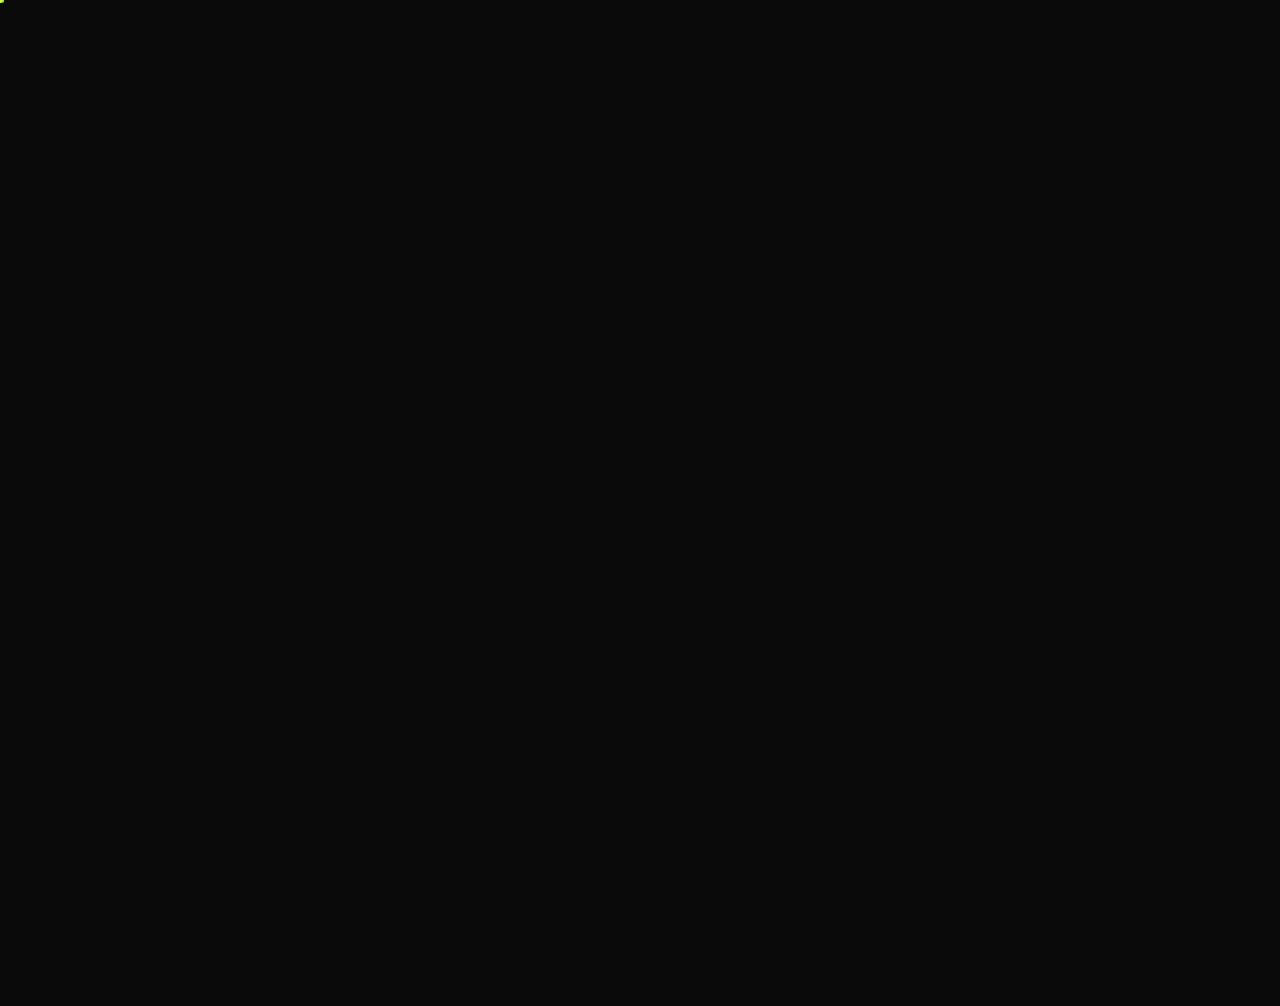
<file: graded.html>
﻿<!DOCTYPE html>
<html lang="en" style="cursor:none">
<head>
<style>*,*::before,*::after{cursor:none!important}</style>
<meta charset="UTF-8">
<meta name="viewport" content="width=device-width, initial-scale=1.0">
<title>Graded - How Well Can You Recreate Gradients?</title>

<!-- ─── SEO ─── -->
<meta name="description" content="Test your eye for color - recreate gradients from memory and get scored by pixel-level comparison. A creative browser game by taozi4887.">
<meta name="keywords" content="Graded, gradient game, color memory game, taozi4887, browser game, CSS gradients">
<meta name="author" content="taozi4887">
<meta name="robots" content="index, follow">
<link rel="canonical" href="https://taozi4887.dev/graded.html">
<link rel="sitemap" type="application/xml" href="/sitemap.xml">
<link rel="icon" type="image/png" href="logo.png">

<!-- ─── Open Graph ─── -->
<meta property="og:type" content="website">
<meta property="og:url" content="https://taozi4887.dev/graded.html">
<meta property="og:title" content="Graded - How Well Can You Recreate Gradients?">
<meta property="og:description" content="Test your eye for color - recreate gradients from memory and get scored by pixel-level comparison.">
<meta property="og:image" content="https://taozi4887.dev/og-image.png">
<meta property="og:site_name" content="taozi4887">
<meta property="og:locale" content="en_US">

<!-- ─── Twitter / X Card ─── -->
<meta name="twitter:card" content="summary_large_image">
<meta name="twitter:url" content="https://taozi4887.dev/graded.html">
<meta name="twitter:title" content="Graded - How Well Can You Recreate Gradients?">
<meta name="twitter:description" content="Test your eye for color - recreate gradients from memory and get scored by pixel-level comparison.">
<meta name="twitter:image" content="https://taozi4887.dev/og-image.png">

<!-- ─── JSON-LD Structured Data ─── -->
<script type="application/ld+json">
{
  "@context": "https://schema.org",
  "@type": "SoftwareApplication",
  "name": "Graded",
  "url": "https://taozi4887.dev/graded.html",
  "description": "Recreate gradients from memory - scored by pixel-level comparison.",
  "applicationCategory": "Game",
  "author": {
    "@type": "Person",
    "name": "taozi4887",
    "url": "https://taozi4887.dev/"
  }
}
</script>

<link href="https://fonts.googleapis.com/css2?family=Instrument+Serif:ital@0;1&family=DM+Mono:wght@300;400;500&display=swap" rel="stylesheet">
<style>
  :root {
    --bg: #0a0a0b;
    --surface: #111113;
    --surface2: #1a1a1d;
    --border: #252528;
    --text: #e8e8ea;
    --muted: #666670;
    --accent: #c8ff4a;
    --accent2: #ff6b6b;
    --radius: 12px;
  }

  * { margin: 0; padding: 0; box-sizing: border-box; }

  html, body {
    height: 100%;
    background: var(--bg);
    color: var(--text);
    font-family: 'DM Mono', monospace;
    overflow-x: hidden;
  }

  body {
    display: flex;
    flex-direction: column;
    align-items: center;
    min-height: 100vh;
  }

  /* Noise overlay */
  body::before {
    content: '';
    position: fixed;
    inset: 0;
    background-image: url("data:image/svg+xml,%3Csvg viewBox='0 0 256 256' xmlns='http://www.w3.org/2000/svg'%3E%3Cfilter id='noise'%3E%3CfeTurbulence type='fractalNoise' baseFrequency='0.9' numOctaves='4' stitchTiles='stitch'/%3E%3C/filter%3E%3Crect width='100%25' height='100%25' filter='url(%23noise)' opacity='0.04'/%3E%3C/svg%3E");
    pointer-events: none;
    z-index: 1000;
    opacity: 0.6;
  }

  header {
    width: 100%;
    max-width: 900px;
    display: flex;
    justify-content: space-between;
    align-items: center;
    padding: 28px 24px 0;
  }

  .logo {
    font-family: 'Instrument Serif', serif;
    font-size: 22px;
    letter-spacing: -0.5px;
    color: var(--text);
    text-decoration: none;
  }
  .logo span { color: var(--accent); }

  .version {
    font-size: 11px;
    color: var(--muted);
    letter-spacing: 0.05em;
  }

  /* SCREENS */
  .screen {
    display: none;
    flex-direction: column;
    align-items: center;
    width: 100%;
    max-width: 900px;
    padding: 0 24px;
    flex: 1;
  }
  .screen.active { display: flex; }

  /* ─── HOME SCREEN ─── */
  #home {
    justify-content: center;
    padding-bottom: 80px;
  }

  .hero-title {
    font-family: 'Instrument Serif', serif;
    font-size: clamp(52px, 10vw, 88px);
    line-height: 1;
    letter-spacing: -2px;
    text-align: center;
    margin-bottom: 16px;
  }

  .hero-sub {
    font-size: 13px;
    color: var(--muted);
    text-align: center;
    letter-spacing: 0.04em;
    margin-bottom: 52px;
    max-width: 380px;
    line-height: 1.7;
  }

  /* Hero gradient crossfade */
  .hero-gradient {
    width: 100%;
    max-width: 520px;
    height: 200px;
    border-radius: var(--radius);
    margin-bottom: 48px;
    border: 1px solid var(--border);
    position: relative;
    overflow: hidden;
  }
  .hero-gradient-layer {
    position: absolute;
    inset: 0;
    transition: opacity 1.5s cubic-bezier(.4,0,.2,1);
  }

  .mode-select {
    display: flex;
    gap: 12px;
    margin-bottom: 32px;
  }

  .mode-btn {
    padding: 13px 32px;
    border-radius: var(--radius);
    border: 1px solid var(--border);
    background: var(--surface);
    color: var(--text);
    font-family: 'DM Mono', monospace;
    font-size: 13px;
    cursor: pointer;
    transition: all 0.2s;
    letter-spacing: 0.05em;
  }
  .mode-btn:hover { border-color: var(--accent); color: var(--accent); }
  .mode-btn.primary {
    background: var(--accent);
    color: #0a0a0b;
    border-color: var(--accent);
    font-weight: 500;
  }
  .mode-btn.primary:hover { background: #d4ff6a; }

  .difficulty-row {
    display: flex;
    gap: 8px;
    align-items: center;
  }
  .diff-label { font-size: 11px; color: var(--muted); letter-spacing: 0.08em; margin-right: 4px; }
  .diff-btn {
    padding: 6px 16px;
    border-radius: 20px;
    border: 1px solid var(--border);
    background: transparent;
    color: var(--muted);
    font-family: 'DM Mono', monospace;
    font-size: 11px;
    cursor: pointer;
    transition: all 0.2s;
    letter-spacing: 0.05em;
  }
  .diff-btn.active { border-color: var(--accent); color: var(--accent); }
  .diff-btn:hover { border-color: var(--text); color: var(--text); }

  /* ─── MEMORIZE SCREEN ─── */
  #memorize {
    justify-content: flex-start;
    padding-top: 48px;
    gap: 32px;
  }

  .step-label {
    font-size: 11px;
    color: var(--muted);
    letter-spacing: 0.12em;
    text-transform: uppercase;
  }

  .round-counter {
    font-size: 11px;
    color: var(--muted);
    letter-spacing: 0.08em;
  }

  .top-bar {
    width: 100%;
    display: flex;
    justify-content: space-between;
    align-items: center;
  }

  .gradient-display {
    width: 100%;
    border-radius: var(--radius);
    border: 1px solid var(--border);
    transition: opacity 0.5s;
    position: relative;
    overflow: hidden;
  }

  .gradient-display.tall { height: 320px; }
  .gradient-display.short { height: 160px; }

  .timer-ring {
    position: absolute;
    bottom: 16px;
    right: 16px;
    width: 56px;
    height: 56px;
  }
  .timer-ring svg { width: 56px; height: 56px; transform: rotate(-90deg); }
  .timer-ring circle {
    fill: none;
    stroke: rgba(255,255,255,0.15);
    stroke-width: 3;
  }
  .timer-ring .progress {
    stroke: var(--accent);
    stroke-linecap: round;
    stroke-dasharray: 138;
    stroke-dashoffset: 0;
    transition: stroke-dashoffset 0.1s linear;
  }
  .timer-text {
    position: absolute;
    inset: 0;
    display: flex;
    align-items: center;
    justify-content: center;
    font-size: 14px;
    font-weight: 500;
    color: var(--text);
    transform: rotate(0deg);
  }

  .gradient-info {
    display: flex;
    gap: 24px;
    font-size: 11px;
    color: var(--muted);
    letter-spacing: 0.06em;
  }

  .info-chip {
    background: var(--surface);
    border: 1px solid var(--border);
    padding: 6px 14px;
    border-radius: 20px;
  }

  /* ─── RECREATE SCREEN ─── */
  #recreate {
    padding-top: 36px;
    gap: 24px;
    justify-content: flex-start;
  }

  .panels {
    width: 100%;
    display: grid;
    grid-template-columns: 1fr 1fr;
    gap: 16px;
  }

  .panel-label {
    font-size: 10px;
    letter-spacing: 0.12em;
    color: var(--muted);
    margin-bottom: 10px;
    text-transform: uppercase;
  }

  .gradient-panel {
    height: 200px;
    border-radius: var(--radius);
    border: 1px solid var(--border);
    transition: all 0.3s;
  }

  .controls-area {
    width: 100%;
    background: var(--surface);
    border: 1px solid var(--border);
    border-radius: var(--radius);
    padding: 28px;
    display: flex;
    flex-direction: column;
    gap: 20px;
  }

  .control-row {
    display: flex;
    flex-direction: column;
    gap: 8px;
  }

  .control-top {
    display: flex;
    justify-content: space-between;
    align-items: center;
  }

  .control-name {
    font-size: 11px;
    color: var(--muted);
    letter-spacing: 0.08em;
    text-transform: uppercase;
  }

  .control-val {
    font-size: 12px;
    color: var(--text);
    letter-spacing: 0.04em;
    font-family: 'DM Mono', monospace;
  }

  /* Color stop rows */
  .color-stops {
    display: flex;
    flex-direction: column;
    gap: 16px;
  }

  .stop-row {
    display: flex;
    gap: 12px;
    align-items: center;
  }

  .stop-swatch {
    width: 32px;
    height: 32px;
    border-radius: 6px;
    border: 1px solid var(--border);
    flex-shrink: 0;
    cursor: pointer;
    position: relative;
    overflow: hidden;
  }
  .stop-swatch input[type=color] {
    position: absolute;
    inset: -4px;
    width: calc(100% + 8px);
    height: calc(100% + 8px);
    opacity: 0;
    cursor: pointer;
  }

  .stop-sliders { flex: 1; display: flex; flex-direction: column; gap: 6px; }

  .slider-row {
    display: flex;
    align-items: center;
    gap: 10px;
  }
  .slider-lbl { font-size: 10px; color: var(--muted); width: 12px; flex-shrink: 0; }
  .slider-val { font-size: 10px; color: var(--text); width: 32px; text-align: right; flex-shrink: 0; }

  input[type=range] {
    -webkit-appearance: none;
    flex: 1;
    height: 3px;
    border-radius: 2px;
    background: var(--border);
    outline: none;
    cursor: pointer;
  }
  input[type=range]::-webkit-slider-thumb {
    -webkit-appearance: none;
    width: 14px;
    height: 14px;
    border-radius: 50%;
    background: var(--text);
    border: 2px solid var(--bg);
    box-shadow: 0 0 0 1px var(--border);
    transition: background 0.15s;
  }
  input[type=range]:focus::-webkit-slider-thumb { background: var(--accent); }

  .angle-control {
    display: flex;
    align-items: center;
    gap: 10px;
  }

  .angle-display {
    width: 48px;
    height: 48px;
    border-radius: 50%;
    border: 1px solid var(--border);
    display: flex;
    align-items: center;
    justify-content: center;
    position: relative;
    cursor: pointer;
    flex-shrink: 0;
    background: var(--surface2);
  }
  .angle-needle {
    position: absolute;
    width: 2px;
    height: 16px;
    background: var(--accent);
    border-radius: 1px;
    transform-origin: bottom center;
    bottom: 50%;
    left: 50%;
    margin-left: -1px;
    transition: transform 0.1s;
  }
  .angle-label { font-size: 11px; color: var(--muted); }
  .angle-val { font-size: 12px; color: var(--text); }

  .submit-row {
    display: flex;
    gap: 12px;
    width: 100%;
    margin-top: 8px;
  }

  .submit-btn {
    flex: 1;
    padding: 14px;
    background: var(--accent);
    color: #0a0a0b;
    border: none;
    border-radius: var(--radius);
    font-family: 'DM Mono', monospace;
    font-size: 13px;
    font-weight: 500;
    cursor: pointer;
    letter-spacing: 0.06em;
    transition: all 0.2s;
  }
  .submit-btn:hover { background: #d4ff6a; }
  .submit-btn:disabled { opacity: 0.4; cursor: not-allowed; }

  .skip-btn {
    padding: 14px 20px;
    background: transparent;
    color: var(--muted);
    border: 1px solid var(--border);
    border-radius: var(--radius);
    font-family: 'DM Mono', monospace;
    font-size: 13px;
    cursor: pointer;
    transition: all 0.2s;
    letter-spacing: 0.05em;
  }
  .skip-btn:hover { border-color: var(--text); color: var(--text); }
  .skip-btn:disabled { opacity: 0.4; cursor: not-allowed; }

  /* ─── RESULTS SCREEN ─── */
  #results {
    padding-top: 48px;
    gap: 32px;
  }

  .score-hero {
    text-align: center;
  }
  .score-big {
    font-family: 'Instrument Serif', serif;
    font-size: clamp(64px, 15vw, 120px);
    line-height: 1;
    letter-spacing: -3px;
  }
  .score-label {
    font-size: 12px;
    color: var(--muted);
    letter-spacing: 0.1em;
    margin-top: 8px;
  }

  .rounds-grid {
    width: 100%;
    display: grid;
    grid-template-columns: repeat(auto-fit, minmax(240px, 1fr));
    gap: 16px;
  }

  .round-card {
    background: var(--surface);
    border: 1px solid var(--border);
    border-radius: var(--radius);
    padding: 20px;
    display: flex;
    flex-direction: column;
    gap: 12px;
  }

  .round-card-top {
    display: flex;
    justify-content: space-between;
    align-items: center;
    font-size: 11px;
    color: var(--muted);
    letter-spacing: 0.08em;
  }

  .round-score {
    font-size: 22px;
    font-family: 'Instrument Serif', serif;
    letter-spacing: -1px;
  }
  .round-score.good { color: var(--accent); }
  .round-score.ok { color: #ffd200; }
  .round-score.bad { color: var(--accent2); }

  .grad-compare {
    display: grid;
    grid-template-columns: 1fr 1fr;
    gap: 8px;
    border-radius: 8px;
    overflow: hidden;
  }

  .grad-thumb {
    height: 60px;
    border-radius: 6px;
  }

  .grad-thumb-label {
    font-size: 9px;
    color: var(--muted);
    letter-spacing: 0.1em;
    margin-top: 4px;
  }

  .results-actions {
    display: flex;
    gap: 12px;
  }

  /* Divider */
  .divider {
    width: 100%;
    height: 1px;
    background: var(--border);
  }

  /* Transition */
  .fade-in {
    animation: fadeIn 0.4s ease both;
  }
  @keyframes fadeIn {
    from { opacity: 0; transform: translateY(12px); }
    to { opacity: 1; transform: translateY(0); }
  }

  footer {
    max-width: 1000px;
    margin: 60px auto 0;
    padding: 32px 24px;
    display: flex;
    justify-content: space-between;
    align-items: center;
    font-size: 11px;
    color: var(--muted);
    letter-spacing: 0.05em;
    border-top: 1px solid var(--border);
    width: 100%;
  }
  footer a { color: var(--muted); text-decoration: none; transition: color 0.2s; }
  footer a:hover { color: var(--accent); }

  /* Difficulty pill */
  .difficulty-indicator {
    font-size: 10px;
    letter-spacing: 0.1em;
    color: var(--muted);
    border: 1px solid var(--border);
    padding: 4px 10px;
    border-radius: 20px;
    text-transform: uppercase;
  }

  /* Blinking cursor */
  .blink {
    animation: blink 1s step-end infinite;
  }
  @keyframes blink { 50% { opacity: 0; } }

  /* Scrollbar styling */
  ::-webkit-scrollbar { width: 8px; height: 8px; }
  ::-webkit-scrollbar-track { background: var(--bg); }
  ::-webkit-scrollbar-thumb { 
    background: var(--border); 
    border-radius: 4px;
    border: 2px solid var(--bg);
  }
  ::-webkit-scrollbar-thumb:hover { background: var(--muted); }

  @media (max-width: 600px) {
    .panels { grid-template-columns: 1fr; }
    .rounds-grid { grid-template-columns: 1fr; }
    .hero-title { font-size: 52px; }
    .mode-select { flex-direction: column; width: 100%; }
    .mode-btn { text-align: center; }
    .chip { padding: 5px 10px; font-size: 10px; }
    .hero-sub { font-size: 12px; }
    .modal { padding: 28px 20px; margin: 0 16px; }
    .screen { padding: 0 16px 48px; }
  }

  .header-right { display: flex; align-items: center; gap: 12px; }

  .btn-sm {
    padding: 7px 16px;
    border-radius: 8px;
    border: 1px solid var(--border);
    background: var(--surface);
    color: var(--text);
    font-family: 'DM Mono', monospace;
    font-size: 11px;
    cursor: pointer;
    transition: all 0.2s;
    letter-spacing: 0.05em;
    white-space: nowrap;
  }
  .btn-sm:hover { border-color: var(--accent); color: var(--accent); }

  /* ── Modal ── */
  .modal-backdrop {
    display: none;
    position: fixed;
    inset: 0;
    background: rgba(0,0,0,0.78);
    z-index: 100;
    align-items: center;
    justify-content: center;
    backdrop-filter: blur(6px);
  }
  .modal-backdrop.open { display: flex; animation: fadeIn 0.22s ease; }
  @keyframes fadeIn { from { opacity: 0; } to { opacity: 1; } }
  .modal-box {
    background: var(--surface);
    border: 1px solid var(--border);
    border-radius: 18px;
    padding: 44px;
    max-width: 480px;
    width: calc(100% - 48px);
    display: flex;
    flex-direction: column;
    align-items: flex-start;
    gap: 0;
  }
  .modal-title {
    font-family: 'Instrument Serif', serif;
    font-size: 28px;
    letter-spacing: -1px;
    margin-bottom: 24px;
  }
  .how-step { display: flex; gap: 14px; margin-bottom: 18px; align-items: flex-start; }
  .step-num {
    width: 22px; height: 22px;
    border-radius: 50%;
    background: var(--surface2);
    border: 1px solid var(--border);
    display: flex; align-items: center; justify-content: center;
    font-size: 10px; color: var(--accent);
    flex-shrink: 0; margin-top: 2px;
  }
  .step-text { font-size: 12px; color: var(--muted); line-height: 1.8; letter-spacing: 0.03em; }
  .step-text strong { color: var(--text); font-weight: 400; }
</style>
</head>
<body style="cursor:none">
<div id="_pg-curtain" style="position:fixed;inset:0;z-index:99995;background:#0a0a0b;pointer-events:none"></div>

<header>
  <a href="#" class="logo" onclick="showScreen('home'); return false;">Graded<span>.</span></a>
  <div class="header-right">
    <span class="version">v1.0</span>
    <button class="btn-sm" onclick="openModal('howto')">How to Play</button>
  </div>
</header>

<!-- HOME -->
<div id="home" class="screen active fade-in">
  <div style="height: 64px;"></div>
  <div class="hero-gradient" id="heroGradient">
    <div class="hero-gradient-layer" id="_hgl_a"></div>
    <div class="hero-gradient-layer" id="_hgl_b"></div>
  </div>
  <h1 class="hero-title">Recreate<br><em>the gradient.</em></h1>
  <p class="hero-sub">We show you a gradient. Then you rebuild it from memory using hue, saturation, and lightness controls. How close can you get?</p>

  <div class="mode-select">
    <button class="mode-btn primary" onclick="startGame()">Play Solo</button>
  </div>

  <div class="difficulty-row">
    <span class="diff-label">DIFFICULTY</span>
    <button class="diff-btn active" id="diff-easy" onclick="setDifficulty('easy')">Easy</button>
    <button class="diff-btn" id="diff-hard" onclick="setDifficulty('hard')">Hard</button>
  </div>
</div>

<!-- MEMORIZE -->
<div id="memorize" class="screen fade-in">
  <div class="top-bar">
    <span class="step-label">Memorize</span>
    <span class="round-counter" id="roundCounter">Round 1 of 5</span>
    <span class="difficulty-indicator" id="diffIndicator">Easy</span>
  </div>

  <div class="gradient-display tall" id="targetDisplay">
    <div class="timer-ring">
      <svg viewBox="0 0 56 56">
        <circle cx="28" cy="28" r="22"/>
        <circle class="progress" id="timerCircle" cx="28" cy="28" r="22"/>
      </svg>
      <span class="timer-text" id="timerText">5</span>
    </div>
  </div>

  <div class="gradient-info">
    <div class="info-chip" id="infoStops">2 colors</div>
    <div class="info-chip" id="infoAngle">angle hidden</div>
  </div>

  <p style="font-size: 12px; color: var(--muted); letter-spacing: 0.04em; text-align: center;">Study this gradient - it disappears in <span id="countdownLabel">5</span>s<span class="blink">_</span></p>
</div>

<!-- RECREATE -->
<div id="recreate" class="screen fade-in">
  <div class="top-bar">
    <span class="step-label">Recreate</span>
    <span class="round-counter" id="recreateRoundCounter">Round 1 of 5</span>
  </div>

  <div class="panels">
    <div>
      <div class="panel-label">Your Gradient</div>
      <div class="gradient-panel" id="userPreview"></div>
    </div>
    <div>
      <div class="panel-label">Original (hidden)</div>
      <div class="gradient-panel" id="hiddenPanel" style="background: var(--surface2); display:flex; align-items:center; justify-content:center;">
        <span style="font-size:11px; color:var(--muted); letter-spacing:0.06em;">Submit to reveal</span>
      </div>
    </div>
  </div>

  <div class="controls-area">
    <!-- Angle -->
    <div class="control-row">
      <div class="control-top">
        <span class="control-name">Direction</span>
        <span class="control-val" id="angleDisplay">135°</span>
      </div>
      <div class="slider-row">
        <span class="slider-lbl">↻</span>
        <input type="range" min="0" max="360" value="135" id="angleSlider" oninput="updateAngle(this.value)">
        <span class="slider-val" id="angleVal">135°</span>
      </div>
    </div>

    <!-- Color Stops -->
    <div class="control-top">
      <span class="control-name">Colors</span>
    </div>

    <div class="color-stops" id="colorStops">
      <!-- dynamically populated -->
    </div>

    <div class="submit-row">
      <button class="skip-btn" id="skipBtn" onclick="skipRound()">Skip</button>
      <button class="submit-btn" id="submitBtn" onclick="submitRound()">Submit →</button>
    </div>
  </div>
</div>

<!-- RESULTS -->
<div id="results" class="screen fade-in">
  <div class="score-hero">
    <div class="score-big" id="finalScore">-</div>
    <div class="score-label">/ 500 POINTS</div>
  </div>

  <div class="divider"></div>

  <div class="rounds-grid" id="roundsGrid"></div>

  <div class="results-actions">
    <button class="mode-btn" onclick="showScreen('home')">Home</button>
    <button class="mode-btn primary" onclick="startGame()">Play Again</button>
  </div>
</div>

<div class="modal-backdrop" id="howtoBackdrop" onclick="closeModal('howto')">
  <div class="modal-box" onclick="event.stopPropagation()">
    <div class="modal-title">How to Play</div>
    <div class="how-step"><div class="step-num">1</div><div class="step-text">A gradient is shown briefly. <strong>Study it carefully</strong> - then it disappears.</div></div>
    <div class="how-step"><div class="step-num">2</div><div class="step-text">Use the <strong>HSL sliders</strong> to recreate each colour stop from memory.</div></div>
    <div class="how-step"><div class="step-num">3</div><div class="step-text">Hit <strong>Submit</strong> to score your attempt. Closer colours earn more points.</div></div>
    <div class="how-step"><div class="step-num">4</div><div class="step-text">Five rounds per game. Aim for a perfect <strong>500 / 500</strong>.</div></div>
    <div style="width:100%;margin-top:12px;"><button class="mode-btn primary" onclick="closeModal('howto')" style="width:100%;text-align:center;">Got it</button></div>
  </div>
</div>

<footer>
  <span>© 2026 taozi4887 · <a href="https://www.instagram.com/taozi4887/" target="_blank" rel="noopener">Instagram</a> · <a href="https://github.com/taozi8887" target="_blank" rel="noopener">GitHub</a></span>
  <span>Made with love · Graded v1.0<span style="color:var(--accent)">.</span></span>
</footer>

<script>
// ─── HERO GRADIENT CROSSFADE ───
(function () {
  const GRADS = [
    'linear-gradient(135deg, #ff6b6b, #4ecdc4)',
    'linear-gradient(200deg, #a18cd1, #fbc2eb)',
    'linear-gradient(60deg,  #f7971e, #ffd200)',
    'linear-gradient(160deg, #0061ff, #60efff)',
    'linear-gradient(90deg,  #f953c6, #b91d73)',
    'linear-gradient(135deg, #43e97b, #38f9d7)',
  ];
  let idx = 0;
  // Layer A sits at z-index 1, Layer B (the incoming layer) sits at z-index 2.
  // Crossfade: set B = next gradient, fade B to opacity 1, then snap-copy to A
  // and instantly hide B. This way A always holds the current gradient.
  const layerA = document.getElementById('_hgl_a');
  const layerB = document.getElementById('_hgl_b');
  layerA.style.zIndex  = '1';
  layerB.style.zIndex  = '2';
  layerA.style.opacity = '1';
  layerB.style.opacity = '0';
  layerA.style.background = GRADS[0];

  function nextGrad() {
    idx = (idx + 1) % GRADS.length;
    // Prepare incoming layer and fade it in on top
    layerB.style.background = GRADS[idx];
    layerB.style.opacity    = '1';
    // After the crossfade completes, move gradient to base layer and hide top
    setTimeout(() => {
      layerA.style.background = GRADS[idx];
      // Suppress transition so the hide is instant (no fade-out flicker)
      layerB.style.transition = 'none';
      layerB.style.opacity = '0';
      requestAnimationFrame(() => requestAnimationFrame(() => {
        layerB.style.transition = '';
      }));
    }, 1600); // slightly longer than the 1.5s CSS transition
  }

  setInterval(nextGrad, 3200);
})();

// ─── STATE ───
const ROUNDS = 5;
const MEMORIZE_EASY = 6;
const MEMORIZE_HARD = 3;
let difficulty = 'easy';
let currentRound = 0;
let rounds = []; // { target, userGuess, score }
let timerInterval = null;
let timerRemaining = 0;
let currentTarget = null;
let isSubmitting = false;

// HSL helpers
function hsl(h, s, l) { return `hsl(${h},${s}%,${l}%)`; }

function randHSL() {
  return { h: Math.round(Math.random() * 360), s: Math.round(30 + Math.random() * 60), l: Math.round(35 + Math.random() * 35) };
}

function generateTarget() {
  const numStops = difficulty === 'hard' ? 3 : 2;
  const stops = [];
  for (let i = 0; i < numStops; i++) stops.push(randHSL());
  const angle = Math.round(Math.random() * 360);
  return { stops, angle, numStops };
}

function gradientCSS(angle, stops) {
  const stopsStr = stops.map(c => hsl(c.h, c.s, c.l)).join(', ');
  return `linear-gradient(${angle}deg, ${stopsStr})`;
}

// ─── SCORING ───

// Render a gradient into a grayscale luminance buffer (Float32Array)
function renderGradientToLuminance(grad, size) {
  const canvas = document.createElement('canvas');
  canvas.width = canvas.height = size;
  const ctx = canvas.getContext('2d');

  // Match CSS linear-gradient angle: 0°=bottom→top, 90°=left→right
  const rad = grad.angle * Math.PI / 180;
  const dx = Math.sin(rad), dy = -Math.cos(rad);
  const halfLen = Math.abs(Math.cos(rad)) * size / 2 + Math.abs(Math.sin(rad)) * size / 2;
  const cx = size / 2, cy = size / 2;
  const g = ctx.createLinearGradient(
    cx - dx * halfLen, cy - dy * halfLen,
    cx + dx * halfLen, cy + dy * halfLen
  );
  const n = grad.stops.length;
  grad.stops.forEach((stop, i) => {
    g.addColorStop(i / (n - 1), `hsl(${stop.h},${stop.s}%,${stop.l}%)`);
  });
  ctx.fillStyle = g;
  ctx.fillRect(0, 0, size, size);

  const data = ctx.getImageData(0, 0, size, size).data;
  const lum = new Float32Array(size * size);
  for (let i = 0; i < size * size; i++) {
    // Rec.601 luminance
    lum[i] = 0.299 * data[i*4] + 0.587 * data[i*4+1] + 0.114 * data[i*4+2];
  }
  return lum;
}

// Sobel 3×3 image gradient → returns { gx, gy } as Float32Arrays
function sobelGradients(lum, size) {
  const gx = new Float32Array(size * size);
  const gy = new Float32Array(size * size);
  for (let y = 1; y < size - 1; y++) {
    for (let x = 1; x < size - 1; x++) {
      const tl = lum[(y-1)*size+(x-1)], tm = lum[(y-1)*size+x], tr = lum[(y-1)*size+(x+1)];
      const ml = lum[ y   *size+(x-1)],                          mr = lum[ y   *size+(x+1)];
      const bl = lum[(y+1)*size+(x-1)], bm = lum[(y+1)*size+x], br = lum[(y+1)*size+(x+1)];
      const idx = y * size + x;
      gx[idx] = -tl + tr - 2*ml + 2*mr - bl + br;
      gy[idx] = -tl - 2*tm - tr + bl + 2*bm + br;
    }
  }
  return { gx, gy };
}

// Compare two gradients as 2D vector fields (direction + magnitude)
// Direction score: weighted cosine similarity, masked on flat regions
// Magnitude score: relative agreement in gradient strength
// Final: 70% direction + 30% magnitude → 0–100
function scoreRound(target, user) {
  const SIZE = 96;
  const EPS = 1e-6;
  const TAU = 4; // ignore pixels where both gradients are flat (both magnitudes < TAU)

  const tLum = renderGradientToLuminance(target, SIZE);
  const uLum = renderGradientToLuminance(user, SIZE);
  const { gx: tgx, gy: tgy } = sobelGradients(tLum, SIZE);
  const { gx: ugx, gy: ugy } = sobelGradients(uLum, SIZE);

  let wCosSum = 0, wMagSum = 0, wTotal = 0;

  for (let i = 0; i < SIZE * SIZE; i++) {
    const tmag = Math.sqrt(tgx[i]*tgx[i] + tgy[i]*tgy[i]);
    const umag = Math.sqrt(ugx[i]*ugx[i] + ugy[i]*ugy[i]);

    if (Math.max(tmag, umag) < TAU) continue; // mask flat/uninformative regions

    // Direction: cosine similarity of gradient vectors
    const dot = tgx[i]*ugx[i] + tgy[i]*ugy[i];
    const cosine = dot / (tmag * umag + EPS); // ∈ [-1, 1]

    // Magnitude: relative agreement ∈ [0, 1]
    const magSim = 1 - Math.abs(tmag - umag) / (tmag + umag + EPS);

    // Weight by the weaker of the two magnitudes (conservative)
    const w = Math.min(tmag, umag);
    wCosSum  += w * cosine;
    wMagSum  += w * magSim;
    wTotal   += w;
  }

  if (wTotal < EPS) return 50; // both completely flat - no signal, neutral score

  const scoreDir = 50 * (wCosSum / wTotal + 1); // [-1,1] → [0,100]
  const scoreMag = 100 * (wMagSum / wTotal);     // [0,1]  → [0,100]

  return Math.round(0.7 * scoreDir + 0.3 * scoreMag);
}

// ─── UI HELPERS ───
function openModal(id)  { document.getElementById(id + 'Backdrop').classList.add('open'); }
function closeModal(id) { document.getElementById(id + 'Backdrop').classList.remove('open'); }

function showScreen(id) {
  document.querySelectorAll('.screen').forEach(s => s.classList.remove('active'));
  document.getElementById(id).classList.add('active');
}

function setDifficulty(d) {
  difficulty = d;
  document.querySelectorAll('.diff-btn').forEach(b => b.classList.remove('active'));
  document.getElementById('diff-' + d).classList.add('active');
}

// ─── Reset the hidden panel to its default "Submit to reveal" state ───
function resetHiddenPanel() {
  const panel = document.getElementById('hiddenPanel');
  panel.style.background = 'var(--surface2)';
  panel.style.display = 'flex';
  panel.style.alignItems = 'center';
  panel.style.justifyContent = 'center';
  panel.innerHTML = '<span style="font-size:11px; color:var(--muted); letter-spacing:0.06em;">Submit to reveal</span>';
}

// ─── Enable/disable submit buttons ───
function setButtonsEnabled(enabled) {
  document.getElementById('submitBtn').disabled = !enabled;
  document.getElementById('skipBtn').disabled = !enabled;
}

// ─── GAME FLOW ───
function startGame() {
  clearInterval(timerInterval);
  rounds = [];
  currentRound = 0;
  isSubmitting = false;
  nextRound();
}

function nextRound() {
  currentTarget = generateTarget();
  currentRound++;
  isSubmitting = false;

  // Memorize screen
  document.getElementById('roundCounter').textContent = `Round ${currentRound} of ${ROUNDS}`;
  document.getElementById('diffIndicator').textContent = difficulty === 'easy' ? 'Easy' : 'Hard';
  document.getElementById('targetDisplay').style.background = gradientCSS(currentTarget.angle, currentTarget.stops);
  document.getElementById('infoStops').textContent = `${currentTarget.numStops} colors`;
  document.getElementById('infoAngle').textContent = difficulty === 'easy' ? `${currentTarget.angle}° angle` : 'angle hidden';

  // Start timer
  const totalTime = difficulty === 'easy' ? MEMORIZE_EASY : MEMORIZE_HARD;
  timerRemaining = totalTime;
  startTimer(totalTime);

  showScreen('memorize');
}

function startTimer(total) {
  clearInterval(timerInterval);
  const circumference = 138;
  const circle = document.getElementById('timerCircle');

  function updateTimer() {
    const frac = timerRemaining / total;
    circle.style.strokeDashoffset = circumference * (1 - frac);
    document.getElementById('timerText').textContent = Math.ceil(timerRemaining);
    document.getElementById('countdownLabel').textContent = Math.ceil(timerRemaining);
  }
  updateTimer();

  timerInterval = setInterval(() => {
    timerRemaining -= 0.1;
    if (timerRemaining <= 0) {
      clearInterval(timerInterval);
      timerRemaining = 0;
      updateTimer();
      showRecreateScreen();
    } else {
      updateTimer();
    }
  }, 100);
}

function showRecreateScreen() {
  document.getElementById('recreateRoundCounter').textContent = `Round ${currentRound} of ${ROUNDS}`;

  // BUG FIX: Reset hidden panel so previous round's gradient doesn't linger
  resetHiddenPanel();

  // Re-enable buttons
  setButtonsEnabled(true);

  // Build color stop sliders
  const container = document.getElementById('colorStops');
  container.innerHTML = '';
  currentTarget.stops.forEach((_, i) => {
    const initH = 180, initS = 50, initL = 50;
    const div = document.createElement('div');
    div.className = 'stop-row';
    div.id = `stop-${i}`;
    div.innerHTML = `
      <div class="stop-swatch" id="swatch-${i}" style="background: hsl(${initH},${initS}%,${initL}%)">
        <input type="color" id="picker-${i}" value="${hslToHex(initH,initS,initL)}" oninput="syncColorPicker(${i}, this.value)">
      </div>
      <div class="stop-sliders">
        <div class="slider-row">
          <span class="slider-lbl" style="font-size:9px;color:var(--muted)">H</span>
          <input type="range" min="0" max="360" value="${initH}" id="h-${i}" oninput="updateStop(${i})">
          <span class="slider-val" id="hv-${i}">${initH}</span>
        </div>
        <div class="slider-row">
          <span class="slider-lbl" style="font-size:9px;color:var(--muted)">S</span>
          <input type="range" min="0" max="100" value="${initS}" id="s-${i}" oninput="updateStop(${i})">
          <span class="slider-val" id="sv-${i}">${initS}%</span>
        </div>
        <div class="slider-row">
          <span class="slider-lbl" style="font-size:9px;color:var(--muted)">L</span>
          <input type="range" min="0" max="100" value="${initL}" id="l-${i}" oninput="updateStop(${i})">
          <span class="slider-val" id="lv-${i}">${initL}%</span>
        </div>
      </div>`;
    container.appendChild(div);
  });

  // Reset angle
  document.getElementById('angleSlider').value = 135;
  updateAngle(135);

  updateUserPreview();
  showScreen('recreate');
}

function getUserGuess() {
  const angle = parseInt(document.getElementById('angleSlider').value);
  const stops = currentTarget.stops.map((_, i) => ({
    h: parseInt(document.getElementById(`h-${i}`).value),
    s: parseInt(document.getElementById(`s-${i}`).value),
    l: parseInt(document.getElementById(`l-${i}`).value),
  }));
  return { angle, stops };
}

function updateStop(i) {
  const h = parseInt(document.getElementById(`h-${i}`).value);
  const s = parseInt(document.getElementById(`s-${i}`).value);
  const l = parseInt(document.getElementById(`l-${i}`).value);
  document.getElementById(`hv-${i}`).textContent = h;
  document.getElementById(`sv-${i}`).textContent = s + '%';
  document.getElementById(`lv-${i}`).textContent = l + '%';
  document.getElementById(`swatch-${i}`).style.background = `hsl(${h},${s}%,${l}%)`;

  // BUG FIX: Sync the native color picker so it stays in sync with sliders
  const pickerEl = document.getElementById(`picker-${i}`);
  if (pickerEl) {
    pickerEl.value = hslToHex(h, s, l);
  }

  updateUserPreview();
}

function syncColorPicker(i, hex) {
  const {h, s, l} = hexToHSL(hex);
  document.getElementById(`h-${i}`).value = h;
  document.getElementById(`s-${i}`).value = s;
  document.getElementById(`l-${i}`).value = l;
  updateStop(i);
}

function updateAngle(val) {
  document.getElementById('angleVal').textContent = val + '°';
  document.getElementById('angleDisplay').textContent = val + '°';
  updateUserPreview();
}

function updateUserPreview() {
  const guess = getUserGuess();
  document.getElementById('userPreview').style.background = gradientCSS(guess.angle, guess.stops);
}

function submitRound() {
  // BUG FIX: Prevent double-submit during reveal delay
  if (isSubmitting) return;
  isSubmitting = true;
  setButtonsEnabled(false);

  const guess = getUserGuess();
  const score = scoreRound(currentTarget, guess);
  rounds.push({ target: currentTarget, guess, score });

  // Show reveal
  const panel = document.getElementById('hiddenPanel');
  panel.style.background = gradientCSS(currentTarget.angle, currentTarget.stops);
  panel.innerHTML = '';

  setTimeout(() => {
    if (currentRound >= ROUNDS) {
      showResults();
    } else {
      nextRound();
    }
  }, 1400);
}

function skipRound() {
  if (isSubmitting) return;
  isSubmitting = true;
  setButtonsEnabled(false);

  rounds.push({ target: currentTarget, guess: getUserGuess(), score: 0, skipped: true });
  if (currentRound >= ROUNDS) showResults();
  else nextRound();
}

function showResults() {
  const total = rounds.reduce((a, r) => a + r.score, 0);
  const scaled = Math.round(total / ROUNDS * 5); // /100 * 500

  document.getElementById('finalScore').textContent = scaled;
  const scoreEl = document.getElementById('finalScore');
  scoreEl.style.color = scaled >= 400 ? 'var(--accent)' : scaled >= 250 ? '#ffd200' : 'var(--accent2)';

  const grid = document.getElementById('roundsGrid');
  grid.innerHTML = '';
  rounds.forEach((r, i) => {
    const cls = r.score >= 80 ? 'good' : r.score >= 50 ? 'ok' : 'bad';
    const targetCSS = gradientCSS(r.target.angle, r.target.stops);
    const guessCSS = gradientCSS(r.guess.angle, r.guess.stops);
    const card = document.createElement('div');
    card.className = 'round-card';
    card.innerHTML = `
      <div class="round-card-top">
        <span>ROUND ${i+1}</span>
        <span class="round-score ${cls}">${r.skipped ? 'skipped' : r.score + '/100'}</span>
      </div>
      <div style="display:grid; grid-template-columns:1fr 1fr; gap:8px;">
        <div>
          <div class="grad-thumb" style="background:${targetCSS}"></div>
          <div class="grad-thumb-label">ORIGINAL</div>
        </div>
        <div>
          <div class="grad-thumb" style="background:${guessCSS}"></div>
          <div class="grad-thumb-label">YOUR GUESS</div>
        </div>
      </div>`;
    grid.appendChild(card);
  });

  showScreen('results');
}

// ─── COLOR UTILS ───
function hslToHex(h, s, l) {
  s /= 100; l /= 100;
  const a = s * Math.min(l, 1 - l);
  const f = n => { const k = (n + h/30) % 12; const c = l - a*Math.max(Math.min(k-3,9-k,1),-1); return Math.round(255*c).toString(16).padStart(2,'0'); };
  return `#${f(0)}${f(8)}${f(4)}`;
}

function hexToHSL(hex) {
  let r = parseInt(hex.slice(1,3),16)/255, g = parseInt(hex.slice(3,5),16)/255, b = parseInt(hex.slice(5,7),16)/255;
  const max = Math.max(r,g,b), min = Math.min(r,g,b);
  let h, s, l = (max+min)/2;
  if (max === min) { h = s = 0; } else {
    const d = max - min;
    s = l > 0.5 ? d/(2-max-min) : d/(max+min);
    switch(max) {
      case r: h = ((g-b)/d + (g < b ? 6 : 0)) / 6; break;
      case g: h = ((b-r)/d + 2) / 6; break;
      case b: h = ((r-g)/d + 4) / 6; break;
    }
  }
  return { h: Math.round(h*360), s: Math.round(s*100), l: Math.round(l*100) };
}

// Init hero gradient cycling
document.getElementById('heroGradient').style.cssText = '';
</script>
<script src="cursor.js" defer></script>
</body>
</html>
</file>
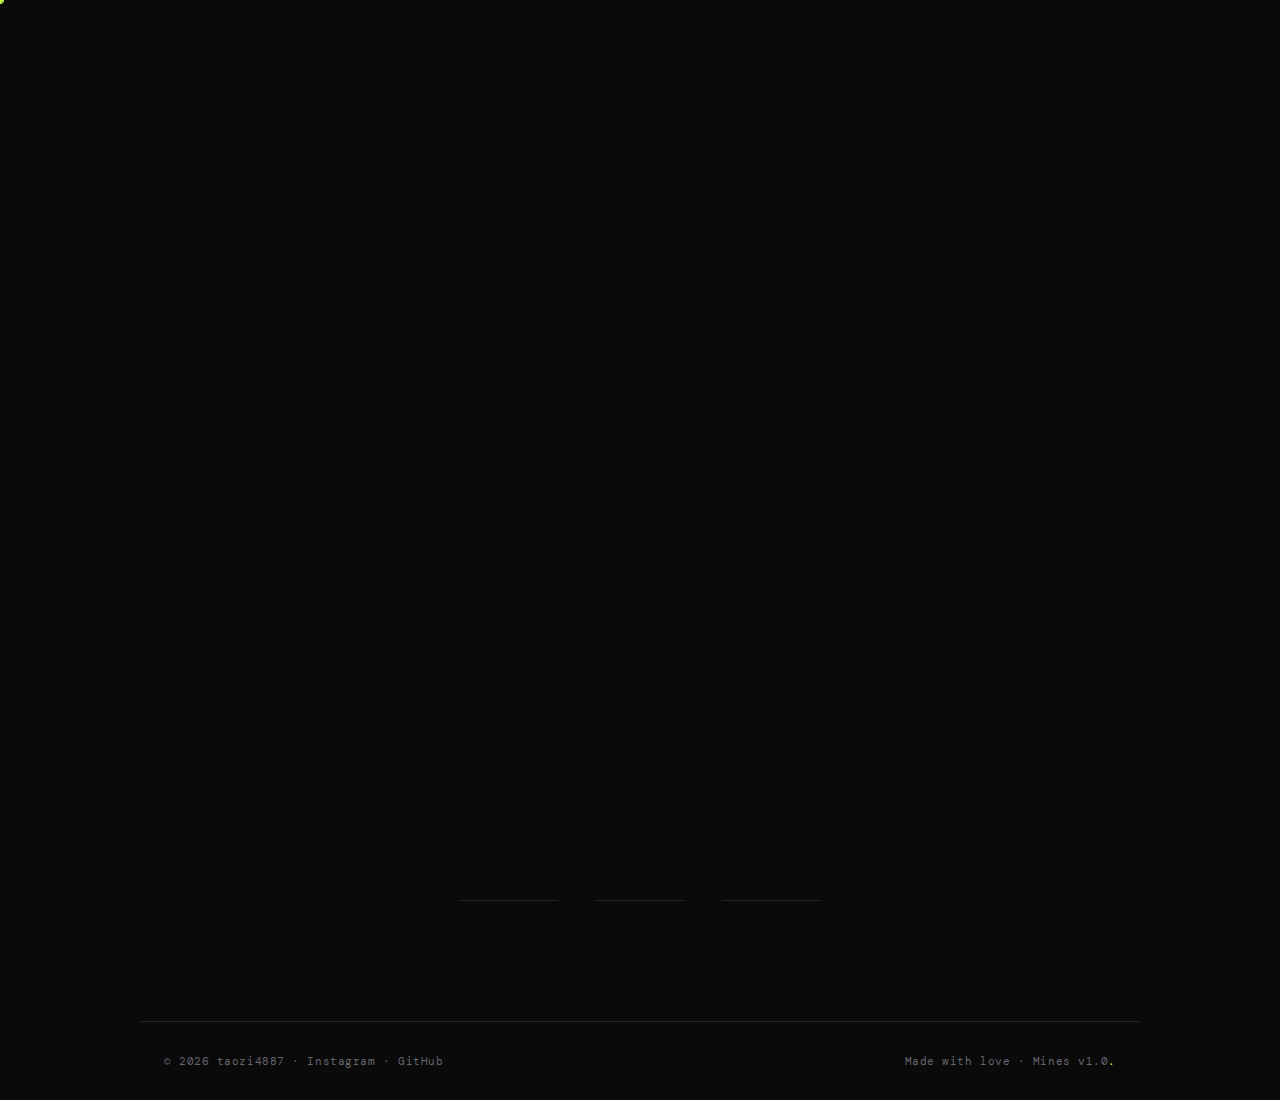
<file: mines.html>
﻿<!DOCTYPE html>
<html lang="en" style="cursor:none">
<head>
<style>*,*::before,*::after{cursor:none!important}</style>
<meta charset="UTF-8">
<meta name="viewport" content="width=device-width, initial-scale=1.0">
<title>Mines - Minesweeper</title>

<!-- ─── SEO ─── -->
<meta name="description" content="Minesweeper, but make it look good. Classic mine-clearing gameplay with a clean, modern style. A browser game by taozi4887.">
<meta name="keywords" content="Mines, Minesweeper, browser game, taozi4887, mine clearing, puzzle game">
<meta name="author" content="taozi4887">
<meta name="robots" content="index, follow">
<link rel="canonical" href="https://taozi4887.dev/mines.html">
<link rel="sitemap" type="application/xml" href="/sitemap.xml">
<link rel="icon" type="image/png" href="logo.png">

<!-- ─── Open Graph ─── -->
<meta property="og:type" content="website">
<meta property="og:url" content="https://taozi4887.dev/mines.html">
<meta property="og:title" content="Mines - Minesweeper">
<meta property="og:description" content="Minesweeper, but make it look good. Classic mine-clearing gameplay with a clean, modern style.">
<meta property="og:image" content="https://taozi4887.dev/og-image.png">
<meta property="og:site_name" content="taozi4887">
<meta property="og:locale" content="en_US">

<!-- ─── Twitter / X Card ─── -->
<meta name="twitter:card" content="summary_large_image">
<meta name="twitter:url" content="https://taozi4887.dev/mines.html">
<meta name="twitter:title" content="Mines - Minesweeper">
<meta name="twitter:description" content="Minesweeper, but make it look good. Classic mine-clearing gameplay with a clean, modern style.">
<meta name="twitter:image" content="https://taozi4887.dev/og-image.png">

<!-- ─── JSON-LD Structured Data ─── -->
<script type="application/ld+json">
{
  "@context": "https://schema.org",
  "@type": "SoftwareApplication",
  "name": "Mines",
  "url": "https://taozi4887.dev/mines.html",
  "description": "Minesweeper, but make it look good.",
  "applicationCategory": "Game",
  "author": {
    "@type": "Person",
    "name": "taozi4887",
    "url": "https://taozi4887.dev/"
  }
}
</script>

<link href="https://fonts.googleapis.com/css2?family=Instrument+Serif:ital@0;1&family=DM+Mono:wght@300;400;500&display=swap" rel="stylesheet">
<style>
  :root {
    --bg: #0a0a0b;
    --surface: #111113;
    --surface2: #1a1a1d;
    --surface3: #222226;
    --border: #252528;
    --text: #e8e8ea;
    --muted: #666670;
    --accent: #c8ff4a;
    --accent2: #ff6b6b;
    --accent3: #4aff8c;
    --radius: 12px;
    --cell-radius: 6px;
  }

  * { margin: 0; padding: 0; box-sizing: border-box; }

  html, body {
    min-height: 100%;
    background: var(--bg);
    color: var(--text);
    font-family: 'DM Mono', monospace;
    overflow-x: hidden;
  }

  body::before {
    content: '';
    position: fixed;
    inset: 0;
    background-image: url("data:image/svg+xml,%3Csvg viewBox='0 0 256 256' xmlns='http://www.w3.org/2000/svg'%3E%3Cfilter id='n'%3E%3CfeTurbulence type='fractalNoise' baseFrequency='0.9' numOctaves='4' stitchTiles='stitch'/%3E%3C/filter%3E%3Crect width='100%25' height='100%25' filter='url(%23n)' opacity='0.04'/%3E%3C/svg%3E");
    pointer-events: none;
    z-index: 9999;
    opacity: 0.6;
  }

  body { display: flex; flex-direction: column; align-items: center; }

  header {
    width: 100%;
    max-width: 1000px;
    display: flex;
    justify-content: space-between;
    align-items: center;
    padding: 28px 24px 0;
    flex-shrink: 0;
  }

  .logo {
    font-family: 'Instrument Serif', serif;
    font-size: 22px;
    letter-spacing: -0.5px;
    color: var(--text);
    cursor: pointer;
    user-select: none;
  }
  .logo span { color: var(--accent); }

  .header-right { display: flex; align-items: center; gap: 12px; }
  .version { font-size: 11px; color: var(--muted); letter-spacing: 0.05em; }

  .screen {
    display: none;
    flex-direction: column;
    align-items: center;
    width: 100%;
    max-width: 1000px;
    padding: 0 24px 60px;
    flex: 1;
  }
  .screen.active { display: flex; animation: fadeIn 0.3s ease both; }

  @keyframes fadeIn {
    from { opacity: 0; transform: translateY(10px); }
    to   { opacity: 1; transform: translateY(0); }
  }

  .btn {
    padding: 12px 28px;
    border-radius: var(--radius);
    border: 1px solid var(--border);
    background: var(--surface);
    color: var(--text);
    font-family: 'DM Mono', monospace;
    font-size: 13px;
    cursor: pointer;
    transition: all 0.2s;
    letter-spacing: 0.05em;
    white-space: nowrap;
  }
  .btn:hover { border-color: var(--accent); color: var(--accent); }
  .btn.primary { background: var(--accent); color: #0a0a0b; border-color: var(--accent); font-weight: 500; }
  .btn.primary:hover { background: #d4ff6a; }
  .btn.sm { padding: 7px 16px; font-size: 11px; border-radius: 8px; }

  /* ── HOME ── */
  #home { justify-content: center; }

  .hero-gap { height: 52px; }
  .hero-eyebrow { font-size: 11px; color: var(--muted); letter-spacing: 0.16em; text-transform: uppercase; margin-bottom: 20px; text-align: center; }
  .hero-title { font-family: 'Instrument Serif', serif; font-size: clamp(60px, 11vw, 100px); line-height: 1; letter-spacing: -3px; text-align: center; margin-bottom: 20px; }
  .hero-sub { font-size: 13px; color: var(--muted); text-align: center; letter-spacing: 0.03em; max-width: 380px; line-height: 1.8; margin-bottom: 52px; }

  .hero-preview {
    display: grid;
    grid-template-columns: repeat(4, 30px);
    gap: 4px;
    margin-bottom: 48px;
  }
  .hp-cell {
    width: 30px; height: 30px; border-radius: 5px;
    background: #2e2e36; border: 1px solid #3a3a44;
    box-shadow: inset 0 1px 0 rgba(255,255,255,0.07), inset 0 -1px 0 rgba(0,0,0,0.35);
    display: flex; align-items: center; justify-content: center; font-size: 11px;
  }
  .hp-cell.open   { background: #0d0d0f; border-color: #181818; box-shadow: inset 0 1px 3px rgba(0,0,0,0.6); }
  .hp-cell.mine   { background: var(--accent2); border-color: transparent; }
  .hp-cell.flag   { border-color: var(--accent); color: var(--accent); }
  .hp-cell.n1 { color: #60b4ff; } .hp-cell.n2 { color: var(--accent3); }
  .hp-cell.n3 { color: var(--accent2); } .hp-cell.n4 { color: #a78bfa; }

  .difficulty-cards { display: flex; gap: 12px; margin-bottom: 32px; flex-wrap: wrap; justify-content: center; }

  .diff-card {
    background: var(--surface); border: 1px solid var(--border);
    border-radius: var(--radius); padding: 22px 28px;
    cursor: pointer; transition: all 0.2s; text-align: center; min-width: 130px;
  }
  .diff-card:hover, .diff-card.selected { border-color: var(--accent); background: rgba(200,255,74,0.04); }
  .diff-card .d-name { font-family: 'Instrument Serif', serif; font-size: 22px; letter-spacing: -0.5px; margin-bottom: 6px; }
  .diff-card .d-info { font-size: 11px; color: var(--muted); letter-spacing: 0.05em; line-height: 1.9; }

  .custom-panel {
    background: var(--surface); border: 1px solid var(--border);
    border-radius: var(--radius); padding: 24px 28px;
    width: 100%; max-width: 440px; margin-bottom: 24px;
    flex-direction: column; gap: 18px;
    display: none;
  }
  .custom-panel.visible { display: flex; }

  .custom-row { display: flex; flex-direction: column; gap: 8px; }
  .custom-lbl { font-size: 11px; color: var(--muted); letter-spacing: 0.08em; text-transform: uppercase; display: flex; justify-content: space-between; }
  .custom-lbl strong { color: var(--text); font-weight: 400; }

  input[type=range] {
    -webkit-appearance: none; width: 100%; height: 3px;
    border-radius: 2px; background: var(--border); outline: none; cursor: pointer;
  }
  input[type=range]::-webkit-slider-thumb {
    -webkit-appearance: none; width: 14px; height: 14px;
    border-radius: 50%; background: var(--text);
    border: 2px solid var(--bg); box-shadow: 0 0 0 1px var(--border);
  }

  .home-actions { display: flex; gap: 12px; flex-wrap: wrap; justify-content: center; }

  .stats-row { display: flex; gap: 12px; flex-wrap: wrap; justify-content: center; margin-top: 28px; }
  .stat-chip {
    background: var(--surface); border: 1px solid var(--border);
    border-radius: 20px; padding: 7px 18px;
    font-size: 11px; color: var(--muted); letter-spacing: 0.06em;
    display: flex; gap: 8px; align-items: center;
  }
  .stat-chip strong { color: var(--text); font-weight: 400; }

  /* ── GAME ── */
  #game { padding-top: 28px; gap: 16px; justify-content: flex-start; }

  .game-bar {
    width: 100%; display: flex; align-items: center;
    justify-content: space-between; gap: 12px; flex-wrap: wrap;
  }
  .game-title { font-family: 'Instrument Serif', serif; font-size: 20px; letter-spacing: -0.5px; }
  .chips { display: flex; gap: 8px; flex-wrap: wrap; align-items: center; }
  .chip {
    background: var(--surface); border: 1px solid var(--border);
    border-radius: 20px; padding: 6px 14px;
    font-size: 11px; color: var(--muted); letter-spacing: 0.06em;
    display: flex; gap: 6px; align-items: center; transition: all 0.3s;
    font-variant-numeric: tabular-nums;
  }
  .chip strong { color: var(--text); font-weight: 400; transition: color 0.3s; }
  .chip.warn strong { color: var(--accent2); }
  .chip.good strong { color: var(--accent); }

  /* Flag mode toggle (mobile) */
  #flagToggle {
    height: 30px;
    padding: 0 12px;
    border-radius: 8px;
    border: 1px solid rgba(200,255,74,0.3);
    background: transparent;
    color: var(--muted);
    font-family: 'DM Mono', monospace;
    font-size: 11px;
    letter-spacing: 0.06em;
    cursor: pointer;
    transition: all 0.2s;
    display: none; /* shown only on touch devices via JS */
  }
  #flagToggle.active {
    background: rgba(200,255,74,0.12);
    border-color: var(--accent);
    color: var(--accent);
  }

  .grid-wrapper { width: 100%; display: flex; justify-content: center; overflow-x: auto; padding-bottom: 8px; }

  .mine-grid { display: grid; gap: 5px; flex-shrink: 0; }

  .cell {
    border-radius: var(--cell-radius);
    background: #2e2e36;
    border: 1px solid #3a3a44;
    box-shadow: inset 0 1px 0 rgba(255,255,255,0.07), inset 0 -1px 0 rgba(0,0,0,0.35);
    display: flex; align-items: center; justify-content: center;
    font-weight: 500; cursor: pointer;
    transition: background 0.1s, border-color 0.1s, transform 0.08s, box-shadow 0.12s;
    user-select: none; position: relative;
    -webkit-tap-highlight-color: transparent;
  }
  .cell:hover:not(.open):not(.exploded):not(.revealed-mine) {
    background: #383841; border-color: var(--muted); transform: scale(1.07);
    box-shadow: inset 0 1px 0 rgba(255,255,255,0.1), inset 0 -1px 0 rgba(0,0,0,0.3);
  }
  .cell:active:not(.open):not(.exploded) { transform: scale(0.95); box-shadow: inset 0 1px 2px rgba(0,0,0,0.4); }

  .cell.open { background: #0d0d0f; border-color: #181818; box-shadow: inset 0 1px 3px rgba(0,0,0,0.6); cursor: default; }

  .cell.n1 { color: #60b4ff; } .cell.n2 { color: var(--accent3); }
  .cell.n3 { color: var(--accent2); } .cell.n4 { color: #a78bfa; }
  .cell.n5 { color: #fb923c; }  .cell.n6 { color: #22d3ee; }
  .cell.n7 { color: var(--text); } .cell.n8 { color: var(--muted); }

  .cell.flagged { border-color: var(--accent); color: var(--accent); }
  .cell.flagged:hover { transform: scale(1.07); }

  .cell.exploded {
    background: var(--accent2); border-color: transparent;
    box-shadow: 0 0 22px rgba(255,107,107,0.45); cursor: default;
    animation: boom 0.35s ease;
  }
  .cell.revealed-mine { background: rgba(255,107,107,0.15); border-color: rgba(255,107,107,0.4); color: var(--accent2); cursor: default; }
  .cell.wrong-flag { background: rgba(255,107,107,0.1); border-color: var(--accent2); color: var(--accent2); cursor: default; }
  .cell.correct-flag { background: rgba(74,255,140,0.08); border-color: var(--accent3); color: var(--accent3); }

  @keyframes boom { 0% { transform: scale(1.4); } 60% { transform: scale(0.88); } 100% { transform: scale(1); } }
  @keyframes pop  { 0% { transform: scale(0.75); opacity: 0.4; } 60% { transform: scale(1.05); } 100% { transform: scale(1); opacity: 1; } }
  .cell.pop { animation: pop 0.17s ease both; }

  .status-banner {
    width: 100%; background: var(--surface); border: 1px solid var(--border);
    border-radius: var(--radius); padding: 13px 20px;
    display: flex; align-items: center; gap: 12px;
    font-size: 12px; color: var(--muted); letter-spacing: 0.05em;
    transition: border-color 0.3s; height: 48px; overflow: hidden;
  }
  .status-banner .dot { width: 8px; height: 8px; border-radius: 50%; background: var(--muted); flex-shrink: 0; transition: background 0.3s; }
  .status-banner.safe .dot { background: var(--accent3); }
  .status-banner.danger .dot { background: var(--accent2); }
  .status-banner.won { border-color: var(--accent3); }
  .status-banner.won .dot { background: var(--accent3); }
  .status-banner.lost { border-color: var(--accent2); }
  .status-banner.lost .dot { background: var(--accent2); }
  .status-text { flex: 1; white-space: nowrap; overflow: hidden; text-overflow: ellipsis; }
  .status-text strong { color: var(--text); font-weight: 400; }

  /* ── MODALS ── */
  .modal-backdrop {
    display: none; position: fixed; inset: 0;
    background: rgba(0,0,0,0.78); z-index: 100;
    align-items: center; justify-content: center;
    backdrop-filter: blur(6px);
    overflow-y: auto;
    padding: 24px 0;
  }
  .modal-backdrop.open { display: flex; animation: fadeIn 0.22s ease; }

  .modal {
    background: var(--surface); border: 1px solid var(--border);
    border-radius: 18px; padding: 44px; max-width: 440px;
    width: calc(100% - 48px); display: flex; flex-direction: column;
    align-items: center; gap: 20px; text-align: center;
    flex-shrink: 0;
  }

  .modal-icon { font-size: 54px; line-height: 1; }
  .modal-heading { font-family: 'Instrument Serif', serif; font-size: clamp(38px,8vw,62px); letter-spacing: -2px; line-height: 1; }
  .modal-sub { font-size: 12px; color: var(--muted); letter-spacing: 0.05em; line-height: 1.8; }

  .modal-stats { display: flex; gap: 12px; width: 100%; justify-content: center; flex-wrap: wrap; }
  .modal-stat { background: var(--surface2); border: 1px solid var(--border); border-radius: 10px; padding: 14px 20px; flex: 1; min-width: 80px; }
  .modal-stat .v { font-family: 'Instrument Serif', serif; font-size: 28px; letter-spacing: -1px; display: block; }
  .modal-stat .l { font-size: 10px; color: var(--muted); letter-spacing: 0.1em; text-transform: uppercase; margin-top: 2px; }

  .modal-actions { display: flex; gap: 10px; width: 100%; }
  .modal-actions .btn { flex: 1; text-align: center; }

  /* Howto modal */
  .howto-modal { max-width: 500px; align-items: flex-start; text-align: left; gap: 0; max-height: calc(100dvh - 48px); overflow-y: auto; }
  .how-step { display: flex; gap: 14px; margin-bottom: 18px; align-items: flex-start; }
  .step-num { width: 22px; height: 22px; border-radius: 50%; background: var(--surface2); border: 1px solid var(--border); display: flex; align-items: center; justify-content: center; font-size: 10px; color: var(--accent); flex-shrink: 0; margin-top: 2px; }
  .step-text { font-size: 12px; color: var(--muted); line-height: 1.8; letter-spacing: 0.03em; }
  .step-text strong { color: var(--text); font-weight: 400; }
  .divider { width: 100%; height: 1px; background: var(--border); margin: 20px 0; }
  .legend { display: flex; gap: 14px; flex-wrap: wrap; }
  .leg { display: flex; gap: 8px; align-items: center; font-size: 11px; color: var(--muted); }
  .leg-sw { width: 20px; height: 20px; border-radius: 4px; display: flex; align-items: center; justify-content: center; font-size: 11px; flex-shrink: 0; }

  footer {
    max-width: 1000px;
    margin: 60px auto 0;
    padding: 32px 24px;
    display: flex;
    justify-content: space-between;
    align-items: center;
    font-size: 11px;
    color: var(--muted);
    letter-spacing: 0.05em;
    border-top: 1px solid var(--border);
    width: 100%;
  }
  footer a { color: var(--muted); text-decoration: none; transition: color 0.2s; }
  footer a:hover { color: var(--accent); }

  ::-webkit-scrollbar { width: 6px; height: 6px; }
  ::-webkit-scrollbar-track { background: transparent; }
  ::-webkit-scrollbar-thumb { background: var(--border); border-radius: 3px; }

  @media (max-width: 540px) {
    .difficulty-cards { flex-direction: column; align-items: stretch; }
    .diff-card { text-align: left; display: flex; gap: 16px; align-items: center; }
    .diff-card .d-name { margin-bottom: 0; min-width: 80px; }
    .chips { gap: 6px; }
    .chip { padding: 5px 10px; font-size: 10px; }
    .hero-sub { font-size: 12px; }
    .home-actions { flex-direction: column; align-items: stretch; }
    .home-actions .btn { text-align: center; }
    .modal { padding: 28px 20px; margin: 0 16px; }
    .screen { padding: 0 16px 48px; }
    .mine-board { max-width: calc(100vw - 32px); overflow-x: auto; }
  }
</style>
</head>
<body style="cursor:none">
<div id="_pg-curtain" style="position:fixed;inset:0;z-index:99995;background:#0a0a0b;pointer-events:none"></div>

<header>
  <span class="logo" onclick="nav('home')">Mines<span>.</span></span>
  <div class="header-right">
    <span class="version">v1.0</span>
    <button class="btn sm" onclick="openModal('howto')">How to Play</button>
  </div>
</header>

<!-- ══ HOME ══ -->
<div id="home" class="screen active">
  <div class="hero-gap"></div>
  <p class="hero-eyebrow">A classic game</p>
  <h1 class="hero-title">Mine-<br><em>sweeper.</em></h1>
  <p class="hero-sub">Uncover every safe square. Flag the mines. One wrong click and it's all over.</p>

  <div class="hero-preview" id="heroPreview"></div>

  <div class="difficulty-cards">
    <div class="diff-card selected" data-diff="easy" onclick="selectDiff(this)">
      <div class="d-name">Easy</div>
      <div class="d-info">9 × 9<br>10 mines</div>
    </div>
    <div class="diff-card" data-diff="medium" onclick="selectDiff(this)">
      <div class="d-name">Medium</div>
      <div class="d-info">16 × 16<br>40 mines</div>
    </div>
    <div class="diff-card" data-diff="hard" onclick="selectDiff(this)">
      <div class="d-name">Hard</div>
      <div class="d-info">30 × 16<br>99 mines</div>
    </div>
    <div class="diff-card" data-diff="custom" onclick="selectDiff(this)">
      <div class="d-name">Custom</div>
      <div class="d-info" id="customInfo">configure below</div>
    </div>
  </div>

  <div class="custom-panel" id="customPanel">
    <div class="custom-row">
      <label class="custom-lbl">Columns <strong id="vCols">9</strong></label>
      <input type="range" min="5" max="40" value="9" id="sCols" oninput="updateCustom()">
    </div>
    <div class="custom-row">
      <label class="custom-lbl">Rows <strong id="vRows">9</strong></label>
      <input type="range" min="5" max="24" value="9" id="sRows" oninput="updateCustom()">
    </div>
    <div class="custom-row">
      <label class="custom-lbl">Mines <strong id="vMines">10</strong></label>
      <input type="range" min="1" max="200" value="10" id="sMines" oninput="updateCustom()">
    </div>
  </div>

  <div class="home-actions">
    <button class="btn primary" onclick="beginGame()">Play →</button>
  </div>

  <div class="stats-row">
    <div class="stat-chip">Best Easy <strong id="statEasy">-</strong></div>
    <div class="stat-chip">Best Med <strong id="statMed">-</strong></div>
    <div class="stat-chip">Best Hard <strong id="statHard">-</strong></div>
  </div>
</div>

<!-- ══ GAME ══ -->
<div id="game" class="screen">
  <div class="game-bar">
    <span class="game-title" id="gameTitle">Easy</span>
    <div class="chips">
      <div class="chip" id="chipMines">💣 <strong id="minesLeft">10</strong></div>
      <div class="chip" id="chipTimer">⏱ <strong id="timerVal">0:00</strong></div>
      <div class="chip">Remaining <strong id="cellsLeft">71</strong></div>
    </div>
    <div style="display:flex; gap:8px;">
      <button id="flagToggle" onclick="toggleFlagMode()">🚩 Flag</button>
      <button class="btn sm" onclick="restartGame()">↺ Restart</button>
      <button class="btn sm" onclick="nav('home')">Menu</button>
    </div>
  </div>

  <div class="status-banner" id="statusBanner">
    <div class="dot"></div>
    <span class="status-text" id="statusText">Click any square to begin - first click is always safe.</span>
  </div>

  <div class="grid-wrapper">
    <div class="mine-grid" id="mineGrid"></div>
  </div>
</div>

<!-- ══ END MODAL ══ -->
<div class="modal-backdrop" id="endModal">
  <div class="modal">
    <div class="modal-icon" id="endIcon">💥</div>
    <div class="modal-heading" id="endHeading">Boom.</div>
    <div class="modal-sub" id="endSub">You hit a mine.</div>
    <div class="modal-stats">
      <div class="modal-stat"><span class="v" id="endTime">-</span><span class="l">Time</span></div>
      <div class="modal-stat"><span class="v" id="endMines">-</span><span class="l">Mines</span></div>
      <div class="modal-stat"><span class="v" id="endSafe">-</span><span class="l">Safe opened</span></div>
    </div>
    <div class="modal-actions">
      <button class="btn" onclick="closeModal('end'); nav('home')">Home</button>
      <button class="btn primary" onclick="closeModal('end'); restartGame()">Play Again →</button>
    </div>
  </div>
</div>

<!-- ══ HOWTO MODAL ══ -->
<div class="modal-backdrop" id="howtoModal" onclick="closeModal('howto')">
  <div class="modal howto-modal" onclick="event.stopPropagation()">
    <div style="display:flex; justify-content:space-between; width:100%; align-items:center; margin-bottom:24px;">
      <span style="font-family:'Instrument Serif',serif; font-size:28px; letter-spacing:-1px;">How to Play</span>
      <button class="btn sm" onclick="closeModal('howto')">✕</button>
    </div>
    <div class="how-step">
      <div class="step-num">1</div>
      <div class="step-text"><strong>Click</strong> any square to start. Your first click is always safe - mines are placed after.</div>
    </div>
    <div class="how-step">
      <div class="step-num">2</div>
      <div class="step-text">Numbers show how many of the 8 surrounding squares contain mines. <strong>Use logic</strong> to work out where they are.</div>
    </div>
    <div class="how-step">
      <div class="step-num">3</div>
      <div class="step-text"><strong>Right-click</strong> (or long-press on mobile) to place a 🚩 flag on a suspected mine. This prevents accidental clicks.</div>
    </div>
    <div class="how-step">
      <div class="step-num">4</div>
      <div class="step-text"><strong>Chord:</strong> Clicking an open numbered cell - when its flag count matches its number - auto-reveals all its safe neighbors.</div>
    </div>
    <div class="how-step">
      <div class="step-num">5</div>
      <div class="step-text">Reveal <strong>every safe square</strong> to win. Hit a mine and it's over.</div>
    </div>
    <div class="divider"></div>
    <div class="legend">
      <div class="leg"><div class="leg-sw" style="background:#2e2e36; border:1px solid #3a3a44; box-shadow:inset 0 1px 0 rgba(255,255,255,0.07);"></div>Hidden</div>
      <div class="leg"><div class="leg-sw" style="background:#0d0d0f; border:1px solid #181818; box-shadow:inset 0 1px 3px rgba(0,0,0,0.6);"></div>Open</div>
      <div class="leg"><div class="leg-sw" style="background:var(--surface2); border:1px solid var(--accent); color:var(--accent);">🚩</div>Flagged</div>
      <div class="leg"><div class="leg-sw" style="background:var(--accent2);">💥</div>Mine!</div>
    </div>
    <button class="btn primary" onclick="closeModal('howto')" style="width:100%; margin-top:20px;">Got it →</button>
  </div>
</div>

<footer>
  <span>© 2026 taozi4887 · <a href="https://www.instagram.com/taozi4887/" target="_blank" rel="noopener">Instagram</a> · <a href="https://github.com/taozi8887" target="_blank" rel="noopener">GitHub</a></span>
  <span>Made with love · Mines v1.0<span style="color:var(--accent)">.</span></span>
</footer>

<script>
// ══════════════════════════
// CONSTANTS
// ══════════════════════════
const DIFFS = {
  easy:   { cols: 9,  rows: 9,  mines: 10 },
  medium: { cols: 16, rows: 16, mines: 40 },
  hard:   { cols: 30, rows: 16, mines: 99 },
};

let selectedDiff = 'easy';
let customCfg = { cols: 9, rows: 9, mines: 10 };

// ══════════════════════════
// STATS
// ══════════════════════════
let stats = {};
try { stats = JSON.parse(localStorage.getItem('mines_v1_stats') || '{}'); } catch(e) {}
function saveStats() { try { localStorage.setItem('mines_v1_stats', JSON.stringify(stats)); } catch(e) {} }
function updateStatsDisplay() {
  document.getElementById('statEasy').textContent = stats.easy  != null ? fmtTime(stats.easy)   : '-';
  document.getElementById('statMed') .textContent = stats.medium!= null ? fmtTime(stats.medium) : '-';
  document.getElementById('statHard').textContent = stats.hard  != null ? fmtTime(stats.hard)   : '-';
}
updateStatsDisplay();

// ══════════════════════════
// NAV + MODAL
// ══════════════════════════
function nav(id) {
  document.querySelectorAll('.screen').forEach(s => s.classList.remove('active'));
  document.getElementById(id).classList.add('active');
}
function openModal(id) { document.getElementById(id + 'Modal').classList.add('open'); }
function closeModal(id) { document.getElementById(id + 'Modal').classList.remove('open'); }

// ══════════════════════════
// DIFFICULTY
// ══════════════════════════
function selectDiff(card) {
  document.querySelectorAll('.diff-card').forEach(c => c.classList.remove('selected'));
  card.classList.add('selected');
  selectedDiff = card.dataset.diff;
  const cp = document.getElementById('customPanel');
  if (selectedDiff === 'custom') { cp.classList.add('visible'); updateCustom(); }
  else { cp.classList.remove('visible'); }
}

function updateCustom() {
  const c = parseInt(document.getElementById('sCols').value);
  const r = parseInt(document.getElementById('sRows').value);
  const maxM = Math.max(1, c * r - 9);
  const mSlider = document.getElementById('sMines');
  mSlider.max = maxM;
  if (parseInt(mSlider.value) > maxM) mSlider.value = maxM;
  const m = parseInt(mSlider.value);
  document.getElementById('vCols').textContent = c;
  document.getElementById('vRows').textContent = r;
  document.getElementById('vMines').textContent = m;
  document.getElementById('customInfo').textContent = c + ' × ' + r + '\n' + m + ' mines';
  customCfg = { cols: c, rows: r, mines: m };
}

// ══════════════════════════
// GAME STATE
// ══════════════════════════
let G = null;

function initGame(cols, rows, mines) {
  G = {
    cols, rows, mines,
    totalSafe: cols * rows - mines,
    board: [], // row-major flat array of cell objects
    started: false, over: false, won: false,
    elapsed: 0, timerHandle: null,
    flagCount: 0, openCount: 0,
    diff: selectedDiff,
  };
  // Build empty board
  for (let i = 0; i < rows * cols; i++) {
    G.board.push({ mine: false, revealed: false, flagged: false, count: 0, el: null });
  }
}

function idx(r, c) { return r * G.cols + c; }
function cell(r, c) { return G.board[idx(r, c)]; }

function neighbors(r, c) {
  const res = [];
  for (let dr = -1; dr <= 1; dr++)
    for (let dc = -1; dc <= 1; dc++) {
      if (dr === 0 && dc === 0) continue;
      const nr = r + dr, nc = c + dc;
      if (nr >= 0 && nr < G.rows && nc >= 0 && nc < G.cols) res.push([nr, nc]);
    }
  return res;
}

function placeMines(safeR, safeC) {
  const avoid = new Set();
  for (let dr = -1; dr <= 1; dr++)
    for (let dc = -1; dc <= 1; dc++) {
      const nr = safeR + dr, nc = safeC + dc;
      if (nr >= 0 && nr < G.rows && nc >= 0 && nc < G.cols)
        avoid.add(idx(nr, nc));
    }
  const pool = [];
  for (let i = 0; i < G.rows * G.cols; i++) if (!avoid.has(i)) pool.push(i);
  for (let i = pool.length - 1; i > 0; i--) {
    const j = Math.floor(Math.random() * (i + 1)); [pool[i], pool[j]] = [pool[j], pool[i]];
  }
  for (let i = 0; i < G.mines; i++) G.board[pool[i]].mine = true;
  for (let r = 0; r < G.rows; r++)
    for (let c = 0; c < G.cols; c++)
      if (!cell(r, c).mine)
        G.board[idx(r, c)].count = neighbors(r, c).filter(([nr, nc]) => cell(nr, nc).mine).length;
}

// ══════════════════════════
// RENDER
// ══════════════════════════
function calcCellPx() {
  const padding = window.innerWidth <= 540 ? 32 : 48;
  const availW = Math.min(window.innerWidth - padding, 930);
  const fromW = Math.floor((availW - (G.cols - 1) * 5) / G.cols);
  return Math.min(54, Math.max(12, fromW));
}

function buildGrid() {
  const gridEl = document.getElementById('mineGrid');
  const px = calcCellPx();
  const fs = Math.max(9, px * 0.44);
  gridEl.style.gridTemplateColumns = `repeat(${G.cols}, ${px}px)`;
  gridEl.innerHTML = '';

  for (let r = 0; r < G.rows; r++) {
    for (let c = 0; c < G.cols; c++) {
      const el = document.createElement('div');
      el.className = 'cell';
      el.style.cssText = `width:${px}px;height:${px}px;font-size:${fs}px;`;
      el.dataset.r = r; el.dataset.c = c;

      el.addEventListener('click', onCellClick);
      el.addEventListener('contextmenu', onCellRightClick);

      // Long press → flag (mobile)
      let lpTimer;
      el.addEventListener('pointerdown', () => { lpTimer = setTimeout(() => { if (!G.over) toggleFlag(r, c); }, 500); });
      el.addEventListener('pointerup',   () => clearTimeout(lpTimer));
      el.addEventListener('pointermove', () => clearTimeout(lpTimer));

      G.board[idx(r, c)].el = el;
      gridEl.appendChild(el);
    }
  }
}

function refreshCell(r, c) {
  const cl = cell(r, c);
  const el = cl.el;
  // Reset
  el.className = 'cell';
  el.textContent = '';

  if (cl.flagged) {
    el.classList.add('flagged');
    el.textContent = '🚩';
  } else if (!cl.revealed) {
    // default hidden style
  } else if (cl.mine) {
    el.classList.add('exploded');
    el.textContent = '💥';
  } else {
    el.classList.add('open', 'pop');
    if (cl.count > 0) { el.classList.add('n' + cl.count); el.textContent = cl.count; }
  }
}

// ══════════════════════════
// INTERACTIONS
// ══════════════════════════
// ══════════════════════════
// FLAG MODE (mobile)
// ══════════════════════════
let flagMode = false;

function toggleFlagMode() {
  flagMode = !flagMode;
  document.getElementById('flagToggle').classList.toggle('active', flagMode);
  document.getElementById('statusText').textContent = flagMode
    ? '🚩 Flag mode on - tap a hidden square to flag it.'
    : 'Dig mode - tap a square to reveal it.';
}

// Show flag toggle only on touch devices
if ('ontouchstart' in window || navigator.maxTouchPoints > 1) {
  document.getElementById('flagToggle').style.display = 'flex';
  document.getElementById('flagToggle').style.alignItems = 'center';
  document.getElementById('flagToggle').style.gap = '4px';
}

function onCellClick(e) {
  e.preventDefault();
  if (G.over) return;
  const r = +e.currentTarget.dataset.r, c = +e.currentTarget.dataset.c;
  const cl = cell(r, c);

  // In flag mode, tap always flags/unflags (unless already revealed)
  if (flagMode) {
    if (!cl.revealed && G.started) { toggleFlag(r, c); }
    return;
  }

  if (cl.flagged) return;

  if (!G.started) {
    G.started = true;
    placeMines(r, c);
    startTimer();
  }

  if (cl.revealed) { chordReveal(r, c); return; }
  reveal(r, c);
  checkWin();
}

function onCellRightClick(e) {
  e.preventDefault();
  if (G.over || !G.started) return;
  const r = +e.currentTarget.dataset.r, c = +e.currentTarget.dataset.c;
  toggleFlag(r, c);
}

function toggleFlag(r, c) {
  const cl = cell(r, c);
  if (cl.revealed) return;
  cl.flagged = !cl.flagged;
  G.flagCount += cl.flagged ? 1 : -1;
  refreshCell(r, c);
  updateHUD();
}

// ══════════════════════════
// REVEAL / FLOOD FILL
// ══════════════════════════
function reveal(r, c) {
  const cl = cell(r, c);
  if (cl.revealed || cl.flagged) return;
  cl.revealed = true;
  G.openCount++;
  refreshCell(r, c);

  if (cl.mine) { gameOver(r, c); return; }

  updateHUD();
  if (cl.count === 0)
    neighbors(r, c).forEach(([nr, nc]) => { if (!cell(nr, nc).revealed && !cell(nr, nc).flagged) reveal(nr, nc); });
}

function chordReveal(r, c) {
  const cl = cell(r, c);
  if (!cl.revealed || cl.count === 0) return;
  const nbrs = neighbors(r, c);
  if (nbrs.filter(([nr, nc]) => cell(nr, nc).flagged).length !== cl.count) return;
  nbrs.forEach(([nr, nc]) => { if (!cell(nr, nc).flagged && !cell(nr, nc).revealed) reveal(nr, nc); });
  checkWin();
}

// ══════════════════════════
// WIN / LOSE
// ══════════════════════════
function checkWin() {
  if (G.openCount >= G.totalSafe) {
    G.won = true; G.over = true;
    stopTimer();
    // Auto-flag remaining mines
    for (let r = 0; r < G.rows; r++)
      for (let c = 0; c < G.cols; c++) {
        const cl = cell(r, c);
        if (cl.mine) {
          cl.flagged = true;
          cl.el.className = 'cell flagged correct-flag';
          cl.el.textContent = '🚩';
        }
      }
    if (G.diff !== 'custom') {
      const prev = stats[G.diff];
      if (prev == null || G.elapsed < prev) { stats[G.diff] = G.elapsed; saveStats(); updateStatsDisplay(); }
    }
    const wins = ['Flawless.', 'Perfect.', 'Cleared.', 'Clean sweep.'];
    setStatus('won', '🎉 <strong>Board cleared!</strong> Every safe square revealed.');
    setTimeout(() => showEnd(true, wins[Math.floor(Math.random()*wins.length)], 'Every square safely uncovered.'), 650);
  }
}

function gameOver(er, ec) {
  G.over = true; stopTimer();
  G.board[idx(er, ec)].el.className = 'cell exploded';
  G.board[idx(er, ec)].el.textContent = '💥';

  for (let r = 0; r < G.rows; r++)
    for (let c = 0; c < G.cols; c++) {
      const cl = cell(r, c);
      if (r === er && c === ec) continue;
      if (cl.mine && !cl.flagged) {
        const delay = Math.random() * 550;
        setTimeout(() => { cl.el.className = 'cell revealed-mine'; cl.el.textContent = '💣'; }, delay);
      }
      if (!cl.mine && cl.flagged) { cl.el.className = 'cell wrong-flag'; cl.el.textContent = '✕'; }
    }

  setStatus('lost', '💥 <strong>Mine hit.</strong> Better luck next time.');
  const msgs = ['Boom.', 'Ka-boom.', 'Ouch.', 'Too bad.'];
  const subs = ['You hit a mine.', 'That one was well hidden.', 'Mine swept you.'];
  setTimeout(() => showEnd(false, msgs[Math.floor(Math.random()*msgs.length)], subs[Math.floor(Math.random()*subs.length)]), 950);
}

// ══════════════════════════
// HUD
// ══════════════════════════
function updateHUD() {
  document.getElementById('minesLeft').textContent = G.mines - G.flagCount;
  document.getElementById('cellsLeft').textContent = Math.max(0, G.totalSafe - G.openCount);
  const chip = document.getElementById('chipMines');
  chip.classList.toggle('warn', G.mines - G.flagCount < 0);
  chip.classList.toggle('good', G.mines - G.flagCount === 0 && !G.over);
}

function setStatus(cls, html) {
  const b = document.getElementById('statusBanner');
  b.className = 'status-banner ' + cls;
  document.getElementById('statusText').innerHTML = html;
}

// ══════════════════════════
// TIMER
// ══════════════════════════
function startTimer() {
  G.elapsed = 0;
  G.timerHandle = setInterval(() => {
    G.elapsed++;
    document.getElementById('timerVal').textContent = fmtTime(G.elapsed);
  }, 1000);
}
function stopTimer() { clearInterval(G.timerHandle); }
function fmtTime(s) { return Math.floor(s/60) + ':' + String(s%60).padStart(2,'0'); }

// ══════════════════════════
// END MODAL
// ══════════════════════════
function showEnd(won, heading, sub) {
  document.getElementById('endIcon').textContent    = won ? '🏆' : '💥';
  document.getElementById('endHeading').textContent = heading;
  document.getElementById('endHeading').style.color = won ? 'var(--accent)' : 'var(--accent2)';
  document.getElementById('endSub').textContent     = sub;
  document.getElementById('endTime').textContent    = fmtTime(G.elapsed);
  document.getElementById('endMines').textContent   = G.mines;
  document.getElementById('endSafe').textContent    = Math.max(0, G.openCount - (won ? 0 : 1));
  openModal('end');
}

// ══════════════════════════
// START / RESTART
// ══════════════════════════
function beginGame() {
  const cfg = selectedDiff === 'custom' ? customCfg : DIFFS[selectedDiff];
  const labels = { easy:'Easy', medium:'Medium', hard:'Hard', custom:'Custom' };
  document.getElementById('gameTitle').textContent = labels[selectedDiff];
  document.getElementById('timerVal').textContent = '0:00';

  // Reset flag mode
  flagMode = false;
  document.getElementById('flagToggle').classList.remove('active');

  initGame(cfg.cols, cfg.rows, cfg.mines);
  buildGrid();
  updateHUD();
  const isTouchDev = 'ontouchstart' in window || navigator.maxTouchPoints > 1;
  setStatus('', isTouchDev
    ? 'Tap any square to begin. Use 🚩 Flag button to mark mines.'
    : 'Click any square to begin - first click is always safe. Right-click to flag a mine.');
  nav('game');
}

function restartGame() {
  if (!G) return;
  stopTimer();
  beginGame();
}

// ══════════════════════════
// HERO PREVIEW
// ══════════════════════════
// Valid 4x4 game with mines at: (0,1), (0,2), (1,3), (3,2)
// Board layout:
//   1  M  M  2
//   1  2  3  M
//   0  1  2  2
//   0  1  M  1
const HERO_DATA = [
  {c:'open n1',t:'1'}, {c:'flag',t:'🚩'}, {c:'flag',t:'🚩'}, {c:'',t:''},
  {c:'open n1',t:'1'}, {c:'open n2',t:'2'}, {c:'open n3',t:'3'}, {c:'',t:''},
  {c:'open',t:''},     {c:'open n1',t:'1'}, {c:'open n2',t:'2'}, {c:'',t:''},
  {c:'open',t:''},     {c:'open n1',t:'1'}, {c:'mine',t:'💥'}, {c:'',t:''},
];
const hp = document.getElementById('heroPreview');
HERO_DATA.forEach(d => {
  const el = document.createElement('div');
  el.className = 'hp-cell ' + d.c;
  el.textContent = d.t;
  hp.appendChild(el);
});

// ══════════════════════════
// KEYBOARD SHORTCUTS
// ══════════════════════════
document.addEventListener('keydown', e => {
  if ((e.key === 'r' || e.key === 'R') && document.getElementById('game').classList.contains('active'))
    restartGame();
  if (e.key === 'Escape') { closeModal('end'); closeModal('howto'); }
});

let _mineResizeTimer;
window.addEventListener('resize', () => {
  clearTimeout(_mineResizeTimer);
  _mineResizeTimer = setTimeout(() => {
    if (!document.getElementById('game').classList.contains('active')) return;
    buildGrid();
    for (let r = 0; r < G.rows; r++)
      for (let c = 0; c < G.cols; c++)
        refreshCell(r, c);
  }, 150);
});
</script>
<script src="cursor.js" defer></script>
</body>
</html>
</file>
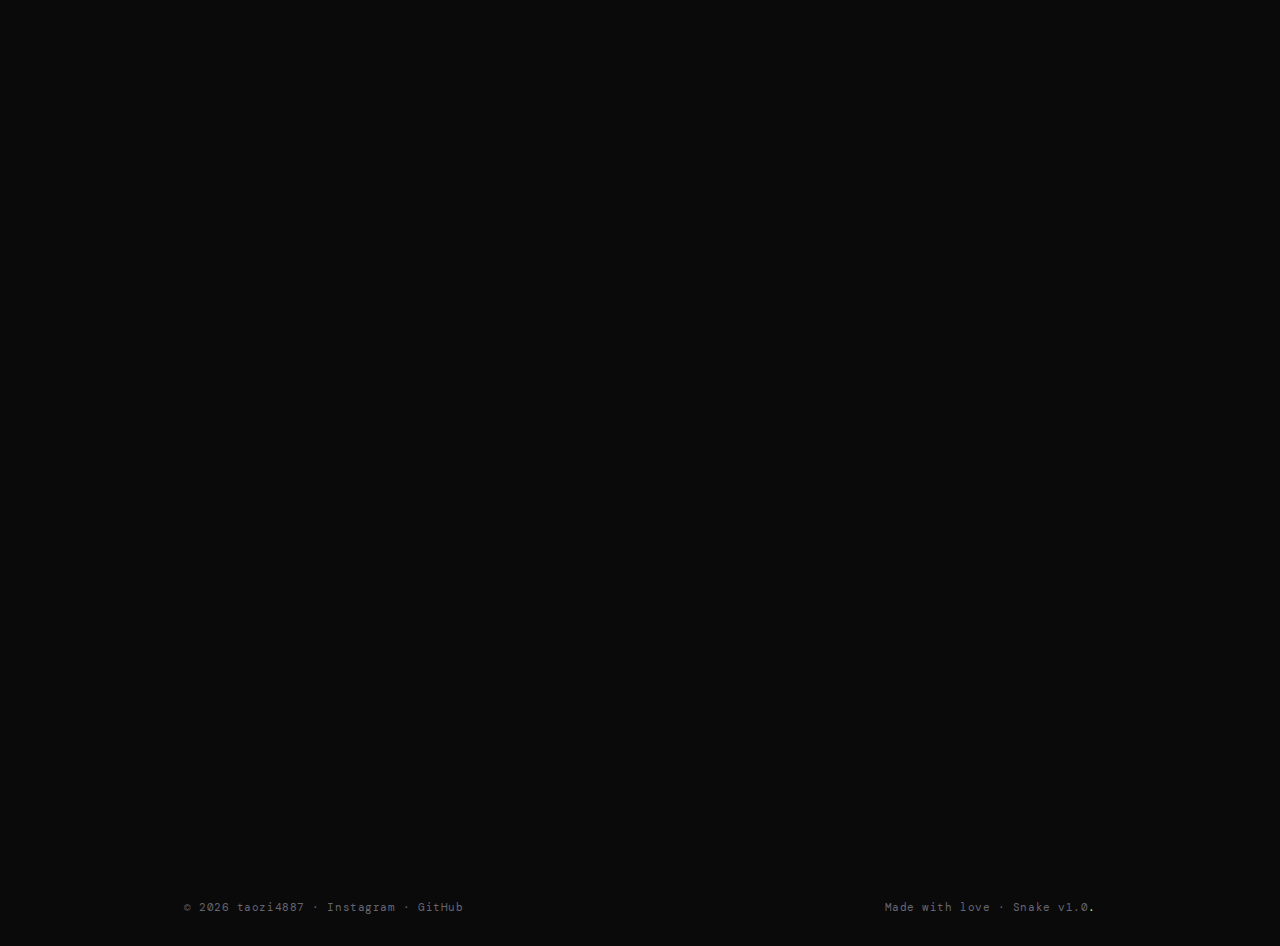
<file: snake.html>
<!DOCTYPE html>
<html lang="en" style="cursor:none">
<head>
<style>*,*::before,*::after{cursor:none!important}</style>
<meta charset="UTF-8">
<meta name="viewport" content="width=device-width, initial-scale=1.0, user-scalable=no">
<title>Snake - Classic</title>

<!-- ─── SEO ─── -->
<meta name="description" content="Classic Snake - eat food, grow longer, don't hit the walls. A browser game by taozi4887.">
<meta name="keywords" content="snake, snake game, classic snake, taozi4887, browser game, arcade game">
<meta name="author" content="taozi4887">
<meta name="robots" content="index, follow">
<link rel="canonical" href="https://taozi4887.dev/snake.html">
<link rel="sitemap" type="application/xml" href="/sitemap.xml">
<link rel="icon" type="image/png" href="logo.png">

<!-- ─── Open Graph ─── -->
<meta property="og:type" content="website">
<meta property="og:url" content="https://taozi4887.dev/snake.html">
<meta property="og:title" content="Snake - Classic">
<meta property="og:description" content="Classic Snake - eat food, grow longer, don't hit the walls.">
<meta property="og:image" content="https://taozi4887.dev/og-image.png">
<meta property="og:site_name" content="taozi4887">
<meta property="og:locale" content="en_US">

<!-- ─── Twitter / X Card ─── -->
<meta name="twitter:card" content="summary_large_image">
<meta name="twitter:url" content="https://taozi4887.dev/snake.html">
<meta name="twitter:title" content="Snake - Classic">
<meta name="twitter:description" content="Classic Snake - eat food, grow longer, don't hit the walls.">
<meta name="twitter:image" content="https://taozi4887.dev/og-image.png">

<!-- ─── JSON-LD Structured Data ─── -->
<script type="application/ld+json">
{
  "@context": "https://schema.org",
  "@type": "SoftwareApplication",
  "name": "Snake",
  "url": "https://taozi4887.dev/snake.html",
  "description": "Classic Snake - eat food, grow longer, don't hit the walls.",
  "applicationCategory": "Game",
  "author": {
    "@type": "Person",
    "name": "taozi4887",
    "url": "https://taozi4887.dev/"
  }
}
</script>

<link href="https://fonts.googleapis.com/css2?family=Instrument+Serif:ital@0;1&family=DM+Mono:wght@300;400;500&display=swap" rel="stylesheet">
<style>
  :root {
    --bg: #0a0a0b;
    --surface: #111113;
    --surface2: #1a1a1d;
    --surface3: #222226;
    --border: #252528;
    --text: #e8e8ea;
    --muted: #666670;
    --accent: #c8ff4a;
    --accent2: #ff6b6b;
    --accent3: #4aff8c;
    --radius: 12px;
    --cell-radius: 6px;
  }

  * { margin: 0; padding: 0; box-sizing: border-box; }

  html, body {
    min-height: 100%;
    background: var(--bg);
    color: var(--text);
    font-family: 'DM Mono', monospace;
    overflow-x: hidden;
    -webkit-font-smoothing: antialiased;
  }

  body::before {
    content: '';
    position: fixed;
    inset: 0;
    background-image: url("data:image/svg+xml,%3Csvg viewBox='0 0 256 256' xmlns='http://www.w3.org/2000/svg'%3E%3Cfilter id='n'%3E%3CfeTurbulence type='fractalNoise' baseFrequency='0.9' numOctaves='4' stitchTiles='stitch'/%3E%3C/filter%3E%3Crect width='100%25' height='100%25' filter='url(%23n)' opacity='0.04'/%3E%3C/svg%3E");
    pointer-events: none;
    z-index: 9999;
    opacity: 0.6;
  }

  body { display: flex; flex-direction: column; align-items: center; }

  header {
    width: 100%;
    max-width: 960px;
    display: flex;
    justify-content: space-between;
    align-items: center;
    padding: 28px 24px 0;
    flex-shrink: 0;
  }

  .logo {
    font-family: 'Instrument Serif', serif;
    font-size: 22px;
    letter-spacing: -0.5px;
    color: var(--text);
    cursor: pointer;
    user-select: none;
  }
  .logo span { color: var(--accent); }

  .header-right { display: flex; align-items: center; gap: 12px; }
  .version { font-size: 11px; color: var(--muted); letter-spacing: 0.05em; }

  .screen {
    display: none;
    flex-direction: column;
    align-items: center;
    width: 100%;
    max-width: 960px;
    padding: 0 24px 60px;
    flex: 1;
  }
  .screen.active { display: flex; animation: fadeIn 0.3s ease both; }

  @keyframes fadeIn {
    from { opacity: 0; transform: translateY(10px); }
    to   { opacity: 1; transform: translateY(0); }
  }

  .btn {
    padding: 12px 28px;
    border-radius: var(--radius);
    border: 1px solid var(--border);
    background: var(--surface);
    color: var(--text);
    font-family: 'DM Mono', monospace;
    font-size: 13px;
    cursor: pointer;
    transition: all 0.2s;
    letter-spacing: 0.05em;
    white-space: nowrap;
  }
  .btn:hover { border-color: var(--accent); color: var(--accent); }
  .btn.primary { background: var(--accent); color: #0a0a0b; border-color: var(--accent); font-weight: 500; }
  .btn.primary:hover { background: #d4ff6a; }
  .btn.sm { padding: 7px 16px; font-size: 11px; border-radius: 8px; }

  /* ── HOME ── */
  #home { justify-content: center; }
  .hero-gap { height: 52px; }
  .hero-eyebrow { font-size: 11px; color: var(--muted); letter-spacing: 0.16em; text-transform: uppercase; margin-bottom: 20px; text-align: center; }
  .hero-title { font-family: 'Instrument Serif', serif; font-size: clamp(60px, 11vw, 100px); line-height: 1; letter-spacing: -3px; text-align: center; margin-bottom: 20px; }
  .hero-sub { font-size: 13px; color: var(--muted); text-align: center; letter-spacing: 0.03em; max-width: 380px; line-height: 1.8; margin-bottom: 48px; }

  .hero-preview {
    display: grid;
    gap: 3px;
    margin-bottom: 48px;
  }
  .hp-cell {
    width: 26px; height: 26px; border-radius: 5px;
    background: var(--surface2); border: 1px solid var(--border);
  }
  .hp-cell.snake-head { background: rgba(200,255,74,0.22); border-color: rgba(200,255,74,0.55); }
  .hp-cell.snake-body { background: rgba(200,255,74,0.1);  border-color: rgba(200,255,74,0.28); }
  .hp-cell.snake-food { background: rgba(255,107,107,0.22); border-color: rgba(255,107,107,0.5); }

  .difficulty-cards { display: flex; gap: 12px; margin-bottom: 32px; flex-wrap: wrap; justify-content: center; }
  .diff-card {
    background: var(--surface); border: 1px solid var(--border);
    border-radius: var(--radius); padding: 22px 28px;
    cursor: pointer; transition: all 0.2s; text-align: center; min-width: 130px;
  }
  .diff-card:hover, .diff-card.selected { border-color: var(--accent); background: rgba(200,255,74,0.04); }
  .diff-card .d-name { font-family: 'Instrument Serif', serif; font-size: 22px; letter-spacing: -0.5px; margin-bottom: 6px; }
  .diff-card .d-info { font-size: 11px; color: var(--muted); letter-spacing: 0.05em; line-height: 1.9; }

  .home-actions { display: flex; gap: 12px; flex-wrap: wrap; justify-content: center; }

  .stats-row { display: flex; gap: 12px; flex-wrap: wrap; justify-content: center; margin-top: 28px; }
  .stat-chip {
    background: var(--surface); border: 1px solid var(--border);
    border-radius: 20px; padding: 7px 18px;
    font-size: 11px; color: var(--muted); letter-spacing: 0.06em;
    display: flex; gap: 8px; align-items: center;
  }
  .stat-chip strong { color: var(--text); font-weight: 400; }

  /* ── GAME ── */
  #game { padding-top: 28px; gap: 16px; justify-content: flex-start; }

  .game-bar {
    width: 100%; display: flex; align-items: center;
    justify-content: space-between; gap: 12px; flex-wrap: wrap;
  }
  .game-title { font-family: 'Instrument Serif', serif; font-size: 20px; letter-spacing: -0.5px; }
  .chips { display: flex; gap: 8px; flex-wrap: wrap; align-items: center; }
  .chip {
    background: var(--surface); border: 1px solid var(--border);
    border-radius: 20px; padding: 6px 14px;
    font-size: 11px; color: var(--muted); letter-spacing: 0.06em;
    display: flex; gap: 6px; align-items: center; transition: all 0.3s;
    font-variant-numeric: tabular-nums;
  }
  .chip strong { color: var(--text); font-weight: 400; transition: color 0.3s; }
  .chip.pop strong { color: var(--accent); }

  .grid-wrapper { width: 100%; display: flex; justify-content: center; padding: 4px 0; }

  .board-container {
    background: var(--surface);
    border: 1px solid var(--border);
    border-radius: 16px;
    padding: 10px;
    position: relative;
    line-height: 0;
  }

  #snakeCanvas { display: block; border-radius: 10px; }

  .game-overlay {
    position: absolute; inset: 0;
    border-radius: 16px;
    background: rgba(10,10,11,0.85);
    backdrop-filter: blur(4px);
    display: none;
    flex-direction: column;
    align-items: center; justify-content: center;
    gap: 16px; z-index: 10;
  }
  .game-overlay.active { display: flex; animation: fadeIn 0.35s ease both; }
  .overlay-title { font-family: 'Instrument Serif', serif; font-size: clamp(36px, 8vw, 56px); letter-spacing: -2px; line-height: 1; }
  .overlay-sub { font-size: 12px; color: var(--muted); letter-spacing: 0.05em; }
  .overlay-score { font-family: 'Instrument Serif', serif; font-size: 32px; letter-spacing: -1px; color: var(--accent); }

  .status-banner {
    width: 100%; background: var(--surface); border: 1px solid var(--border);
    border-radius: var(--radius); padding: 13px 20px;
    display: flex; align-items: center; gap: 12px;
    font-size: 12px; color: var(--muted); letter-spacing: 0.05em;
    transition: border-color 0.3s; min-height: 48px;
  }
  .status-banner .dot { width: 8px; height: 8px; border-radius: 50%; background: var(--accent3); flex-shrink: 0; transition: background 0.3s; }
  .status-banner.won  { border-color: var(--accent); }
  .status-banner.won  .dot { background: var(--accent); }
  .status-banner.lost { border-color: var(--accent2); }
  .status-banner.lost .dot { background: var(--accent2); }
  .status-text { flex: 1; }
  .status-text strong { color: var(--text); font-weight: 400; }

  /* D-pad (mobile) */
  .d-pad {
    display: none;
    grid-template-columns: repeat(3, 52px);
    grid-template-rows: repeat(2, 52px);
    gap: 6px;
    margin-top: 4px;
  }
  .d-btn {
    background: var(--surface); border: 1px solid var(--border);
    border-radius: 10px; display: flex; align-items: center; justify-content: center;
    font-size: 20px; cursor: pointer; transition: all 0.12s; user-select: none;
    -webkit-tap-highlight-color: transparent;
  }
  .d-btn:active { background: var(--surface2); border-color: var(--accent); transform: scale(0.92); }

  /* ── MODALS ── */
  .modal-backdrop {
    display: none; position: fixed; inset: 0;
    background: rgba(0,0,0,0.78); z-index: 100;
    align-items: center; justify-content: center;
    backdrop-filter: blur(6px);
    overflow-y: auto; padding: 24px 0;
  }
  .modal-backdrop.open { display: flex; animation: fadeIn 0.22s ease; }

  .modal {
    background: var(--surface); border: 1px solid var(--border);
    border-radius: 18px; padding: 44px; max-width: 440px;
    width: calc(100% - 48px); display: flex; flex-direction: column;
    align-items: center; gap: 20px; text-align: center; flex-shrink: 0;
  }

  .modal-icon { font-size: 54px; line-height: 1; }
  .modal-heading { font-family: 'Instrument Serif', serif; font-size: clamp(38px,8vw,62px); letter-spacing: -2px; line-height: 1; }
  .modal-sub { font-size: 12px; color: var(--muted); letter-spacing: 0.05em; line-height: 1.8; }

  .modal-stats { display: flex; gap: 12px; width: 100%; justify-content: center; flex-wrap: wrap; }
  .modal-stat { background: var(--surface2); border: 1px solid var(--border); border-radius: 10px; padding: 14px 20px; flex: 1; min-width: 80px; }
  .modal-stat .v { font-family: 'Instrument Serif', serif; font-size: 28px; letter-spacing: -1px; display: block; }
  .modal-stat .l { font-size: 10px; color: var(--muted); letter-spacing: 0.1em; text-transform: uppercase; margin-top: 2px; }

  .modal-actions { display: flex; gap: 10px; width: 100%; }
  .modal-actions .btn { flex: 1; text-align: center; }

  .howto-modal { max-width: 500px; align-items: flex-start; text-align: left; gap: 0; max-height: calc(100dvh - 48px); overflow-y: auto; }
  .how-step { display: flex; gap: 14px; margin-bottom: 18px; align-items: flex-start; }
  .step-num { width: 22px; height: 22px; border-radius: 50%; background: var(--surface2); border: 1px solid var(--border); display: flex; align-items: center; justify-content: center; font-size: 10px; color: var(--accent); flex-shrink: 0; margin-top: 2px; }
  .step-text { font-size: 12px; color: var(--muted); line-height: 1.8; letter-spacing: 0.03em; }
  .step-text strong { color: var(--text); font-weight: 400; }
  .divider { width: 100%; height: 1px; background: var(--border); margin: 20px 0; }
  .legend { display: flex; gap: 14px; flex-wrap: wrap; }
  .leg { display: flex; gap: 8px; align-items: center; font-size: 11px; color: var(--muted); }
  .leg-sw { width: 20px; height: 20px; border-radius: 4px; flex-shrink: 0; }

  footer {
    max-width: 960px; width: 100%;
    margin: auto auto 0; padding: 32px 24px;
    display: flex; justify-content: space-between; align-items: center;
    font-size: 11px; color: var(--muted); letter-spacing: 0.05em;
    border-top: 1px solid var(--border);
  }
  footer a { color: var(--muted); text-decoration: none; transition: color 0.2s; }
  footer a:hover { color: var(--accent); }

  ::-webkit-scrollbar { width: 6px; height: 6px; }
  ::-webkit-scrollbar-track { background: transparent; }
  ::-webkit-scrollbar-thumb { background: var(--border); border-radius: 3px; }

  /* Sound toggle */
  .sound-btn {
    background: none; border: 1px solid var(--border);
    border-radius: 8px; padding: 5px 10px;
    font-size: 14px; cursor: pointer;
    transition: all 0.2s;
    color: var(--muted);
    line-height: 1;
  }
  .sound-btn:hover { border-color: var(--accent); }
  .sound-btn.on { color: var(--accent); border-color: rgba(200,255,74,0.3); }

  @media (max-width: 540px) {
    .difficulty-cards { flex-direction: column; align-items: stretch; }
    .diff-card { text-align: left; display: flex; gap: 16px; align-items: center; }
    .diff-card .d-name { margin-bottom: 0; min-width: 80px; }
    .chips { gap: 6px; }
    .chip { padding: 5px 10px; font-size: 10px; }
    .hero-sub { font-size: 12px; }
    .home-actions { flex-direction: column; align-items: stretch; }
    .home-actions .btn { text-align: center; }
    .modal { padding: 28px 20px; margin: 0 16px; }
    .screen { padding: 0 16px 48px; }
    .d-pad { display: grid; }
  }
</style>
</head>
<body style="cursor:none">
<div id="_pg-curtain" style="position:fixed;inset:0;z-index:99995;background:#0a0a0b;pointer-events:none"></div>

<header>
  <span class="logo" onclick="nav('home')">Snake<span>.</span></span>
  <div class="header-right">
    <span class="version">v1.0</span>
    <button class="sound-btn" id="soundBtn" onclick="toggleSound()" title="Toggle sound">🔇</button>
    <button class="btn sm" onclick="openModal('howto')">How to Play</button>
  </div>
</header>

<!-- ══ HOME ══ -->
<div id="home" class="screen active">
  <div class="hero-gap"></div>
  <p class="hero-eyebrow">A classic game</p>
  <h1 class="hero-title">Sna<em>ke<span style="color:var(--accent)">.</span></em></h1>
  <p class="hero-sub">Eat food to grow. Don't hit the walls or yourself. How long can you last?</p>

  <div class="hero-preview" id="heroPreview"></div>

  <div class="difficulty-cards">
    <div class="diff-card selected" data-diff="easy" onclick="selectDiff(this)">
      <div class="d-name">Easy</div>
      <div class="d-info">15 × 15<br>slow speed</div>
    </div>
    <div class="diff-card" data-diff="medium" onclick="selectDiff(this)">
      <div class="d-name">Medium</div>
      <div class="d-info">20 × 20<br>medium speed</div>
    </div>
    <div class="diff-card" data-diff="hard" onclick="selectDiff(this)">
      <div class="d-name">Hard</div>
      <div class="d-info">25 × 25<br>fast speed</div>
    </div>
  </div>

  <div class="home-actions">
    <button class="btn primary" onclick="beginGame()">Play →</button>
  </div>

  <div class="stats-row">
    <div class="stat-chip">Best Easy <strong id="statEasy">-</strong></div>
    <div class="stat-chip">Best Med <strong id="statMed">-</strong></div>
    <div class="stat-chip">Best Hard <strong id="statHard">-</strong></div>
  </div>
</div>

<!-- ══ GAME ══ -->
<div id="game" class="screen">
  <div class="game-bar">
    <span class="game-title" id="gameTitle">Easy</span>
    <div class="chips">
      <div class="chip" id="chipScore">score <strong id="scoreVal">0</strong></div>
      <div class="chip">length <strong id="lengthVal">3</strong></div>
      <div class="chip">best <strong id="bestVal">0</strong></div>
    </div>
    <div style="display:flex; gap:8px;">
      <button class="btn sm" onclick="restartGame()">↺ Restart</button>
      <button class="btn sm" onclick="nav('home')">Menu</button>
    </div>
  </div>

  <div class="status-banner" id="statusBanner">
    <div class="dot"></div>
    <span class="status-text" id="statusText">Press any arrow key to start.</span>
  </div>

  <div class="grid-wrapper">
    <div class="board-container">
      <canvas id="snakeCanvas"></canvas>
      <div class="game-overlay" id="overlay">
        <div class="overlay-title" id="overlayTitle"></div>
        <div class="overlay-score" id="overlayScore"></div>
        <div class="overlay-sub" id="overlaySub"></div>
        <div style="display:flex;gap:10px;margin-top:4px;">
          <button class="btn primary" onclick="hideOverlay();initGame();">Play Again</button>
          <button class="btn" onclick="nav('home')">Menu</button>
        </div>
      </div>
    </div>
  </div>

  <div class="d-pad" id="dPad">
    <div></div>
    <div class="d-btn" ontouchstart="dpadPress('up',event)">↑</div>
    <div></div>
    <div class="d-btn" ontouchstart="dpadPress('left',event)">←</div>
    <div class="d-btn" ontouchstart="dpadPress('down',event)">↓</div>
    <div class="d-btn" ontouchstart="dpadPress('right',event)">→</div>
  </div>
</div>

<!-- ══ END MODAL ══ -->
<div class="modal-backdrop" id="endModal">
  <div class="modal">
    <div class="modal-icon" id="endIcon">💀</div>
    <div class="modal-heading" id="endHeading">Dead.</div>
    <div class="modal-sub" id="endSub">You hit a wall.</div>
    <div class="modal-stats">
      <div class="modal-stat"><span class="v" id="endScore">0</span><span class="l">Score</span></div>
      <div class="modal-stat"><span class="v" id="endLength">3</span><span class="l">Length</span></div>
      <div class="modal-stat"><span class="v" id="endBest">0</span><span class="l">Best</span></div>
    </div>
    <div class="modal-actions">
      <button class="btn" onclick="closeModal('end'); nav('home')">Home</button>
      <button class="btn primary" onclick="closeModal('end'); restartGame()">Play Again →</button>
    </div>
  </div>
</div>

<!-- ══ HOWTO MODAL ══ -->
<div class="modal-backdrop" id="howtoModal" onclick="closeModal('howto')">
  <div class="modal howto-modal" onclick="event.stopPropagation()">
    <div style="display:flex; justify-content:space-between; width:100%; align-items:center; margin-bottom:24px;">
      <span style="font-family:'Instrument Serif',serif; font-size:28px; letter-spacing:-1px;">How to Play</span>
      <button class="btn sm" onclick="closeModal('howto')">✕</button>
    </div>
    <div class="how-step">
      <div class="step-num">1</div>
      <div class="step-text"><strong>Arrow keys</strong> or <strong>WASD</strong> to move. On mobile, <strong>swipe</strong> or use the on-screen d-pad.</div>
    </div>
    <div class="how-step">
      <div class="step-num">2</div>
      <div class="step-text">Eat the <strong style="color:var(--accent2)">red food</strong> to grow longer and earn a point.</div>
    </div>
    <div class="how-step">
      <div class="step-num">3</div>
      <div class="step-text">Don't <strong>hit the walls</strong> or run into your own tail - that's game over.</div>
    </div>
    <div class="how-step">
      <div class="step-num">4</div>
      <div class="step-text">The snake <strong>speeds up</strong> slightly as your score grows. Stay sharp.</div>
    </div>
    <div class="divider"></div>
    <div class="legend">
      <div class="leg">
        <div class="leg-sw" style="background:rgba(200,255,74,0.22);border:1px solid rgba(200,255,74,0.55);"></div>Head
      </div>
      <div class="leg">
        <div class="leg-sw" style="background:rgba(200,255,74,0.1);border:1px solid rgba(200,255,74,0.28);"></div>Body
      </div>
      <div class="leg">
        <div class="leg-sw" style="background:rgba(255,107,107,0.22);border:1px solid rgba(255,107,107,0.5);"></div>Food
      </div>
    </div>
    <button class="btn primary" onclick="closeModal('howto')" style="width:100%; margin-top:20px;">Got it →</button>
  </div>
</div>

<footer>
  <span>© 2026 taozi4887 · <a href="https://www.instagram.com/taozi4887/" target="_blank" rel="noopener">Instagram</a> · <a href="https://github.com/taozi8887" target="_blank" rel="noopener">GitHub</a></span>
  <span>Made with love · Snake v1.0<span style="color:var(--accent)">.</span></span>
</footer>

<script>
// ══════════════════════════
// CONFIG
// ══════════════════════════
const DIFFS = {
  easy:   { size: 15, interval: 180 },
  medium: { size: 20, interval: 120 },
  hard:   { size: 25, interval: 75  },
};
const SPEED_FACTOR   = 0.007;
const DEATH_ANIM_MS  = 520;

let selectedDiff = 'easy';
let G = null;
let rafHandle = null;

// ══════════════════════════
// SFX  (Web Audio API)
// ══════════════════════════
let _ac = null;
let soundEnabled = false;

function toggleSound() {
  soundEnabled = !soundEnabled;
  const btn = document.getElementById('soundBtn');
  btn.textContent = soundEnabled ? '🔊' : '🔇';
  btn.classList.toggle('on', soundEnabled);
  if (soundEnabled) {
    // Init audio context on first enable (requires user gesture)
    getAC();
    sfx.start();
  }
}

function getAC() {
  if (!_ac) _ac = new (window.AudioContext || window.webkitAudioContext)();
  if (_ac.state === 'suspended') _ac.resume();
  return _ac;
}

const sfx = {

  eat() {
    if (!soundEnabled) return;
    try {
      const ac  = getAC();
      const now = ac.currentTime;
      // Layered juicy pop: sine + triangle, rising, with squish
      [
        {type: 'sine', freq: 340, detune: 0, gain: 0.19, t: 0},
        {type: 'triangle', freq: 180, detune: 0, gain: 0.13, t: 0.01},
        {type: 'sine', freq: 660, detune: 0, gain: 0.11, t: 0.04},
      ].forEach(({type, freq, detune, gain: g, t}) => {
        const osc  = ac.createOscillator();
        const gain = ac.createGain();
        osc.type = type;
        osc.frequency.setValueAtTime(freq, now + t);
        osc.detune.setValueAtTime(detune, now + t);
        osc.frequency.exponentialRampToValueAtTime(freq * 1.7, now + t + 0.11);
        gain.gain.setValueAtTime(0, now + t);
        gain.gain.linearRampToValueAtTime(g, now + t + 0.008);
        gain.gain.exponentialRampToValueAtTime(0.0001, now + t + 0.13);
        osc.connect(gain); gain.connect(ac.destination);
        osc.start(now + t);
        osc.stop(now + t + 0.14);
      });
      // Subtle squish: short lowpass noise
      const bufSize = ac.sampleRate * 0.07;
      const buf     = ac.createBuffer(1, bufSize, ac.sampleRate);
      const data    = buf.getChannelData(0);
      for (let i = 0; i < bufSize; i++) data[i] = (Math.random() * 2 - 1) * (1 - i / bufSize);
      const noise  = ac.createBufferSource();
      const ngain  = ac.createGain();
      const filter = ac.createBiquadFilter();
      noise.buffer = buf;
      filter.type  = 'lowpass';
      filter.frequency.setValueAtTime(700, now);
      filter.frequency.linearRampToValueAtTime(180, now + 0.07);
      noise.connect(filter); filter.connect(ngain); ngain.connect(ac.destination);
      ngain.gain.setValueAtTime(0.11, now);
      ngain.gain.exponentialRampToValueAtTime(0.0001, now + 0.08);
      noise.start(now);
      noise.stop(now + 0.09);
    } catch(e) {}
  },


  die() {
    if (!soundEnabled) return;
    try {
      const ac  = getAC();
      const now = ac.currentTime;
      // Deep, dramatic thud: sawtooth + triangle, descending, with distortion
      [
        {type: 'sawtooth', freq: 180, gain: 0.23, t: 0},
        {type: 'triangle', freq: 90, gain: 0.14, t: 0.03},
      ].forEach(({type, freq, gain: g, t}) => {
        const osc  = ac.createOscillator();
        const gain = ac.createGain();
        osc.type = type;
        osc.frequency.setValueAtTime(freq, now + t);
        osc.frequency.exponentialRampToValueAtTime(32, now + t + 0.36);
        gain.gain.setValueAtTime(g, now + t);
        gain.gain.exponentialRampToValueAtTime(0.0001, now + t + 0.39);
        osc.connect(gain); gain.connect(ac.destination);
        osc.start(now + t);
        osc.stop(now + t + 0.41);
      });
      // Distorted noise crunch
      const bufSize = ac.sampleRate * 0.21;
      const buf     = ac.createBuffer(1, bufSize, ac.sampleRate);
      const data    = buf.getChannelData(0);
      for (let i = 0; i < bufSize; i++) data[i] = (Math.random() * 2 - 1) * (1 - i / bufSize);
      const noise  = ac.createBufferSource();
      const ngain  = ac.createGain();
      const filter = ac.createBiquadFilter();
      noise.buffer = buf;
      filter.type  = 'lowpass';
      filter.frequency.setValueAtTime(700, now);
      filter.frequency.exponentialRampToValueAtTime(80, now + 0.21);
      noise.connect(filter); filter.connect(ngain); ngain.connect(ac.destination);
      ngain.gain.setValueAtTime(0.23, now);
      ngain.gain.exponentialRampToValueAtTime(0.0001, now + 0.22);
      noise.start(now);
      noise.stop(now + 0.23);
    } catch(e) {}
  },


  start() {
    if (!soundEnabled) return;
    try {
      const ac  = getAC();
      const now = ac.currentTime;
      // Energetic arpeggio: three quick tones
      [
        {type: 'triangle', freq: 320, gain: 0.13, t: 0},
        {type: 'triangle', freq: 420, gain: 0.11, t: 0.06},
        {type: 'triangle', freq: 540, gain: 0.09, t: 0.12},
      ].forEach(({type, freq, gain: g, t}) => {
        const osc  = ac.createOscillator();
        const gain = ac.createGain();
        osc.type = type;
        osc.frequency.setValueAtTime(freq, now + t);
        osc.frequency.exponentialRampToValueAtTime(freq * 1.18, now + t + 0.05);
        gain.gain.setValueAtTime(0, now + t);
        gain.gain.linearRampToValueAtTime(g, now + t + 0.008);
        gain.gain.exponentialRampToValueAtTime(0.0001, now + t + 0.07);
        osc.connect(gain); gain.connect(ac.destination);
        osc.start(now + t);
        osc.stop(now + t + 0.08);
      });
    } catch(e) {}
  },
};

// ══════════════════════════
// STATS
// ══════════════════════════
let stats = {};
try { stats = JSON.parse(localStorage.getItem('snake_v1_stats') || '{}'); } catch(e) {}
function saveStats() { try { localStorage.setItem('snake_v1_stats', JSON.stringify(stats)); } catch(e) {} }
function updateStatsDisplay() {
  document.getElementById('statEasy').textContent = stats.easy   != null ? stats.easy   : '-';
  document.getElementById('statMed') .textContent = stats.medium != null ? stats.medium : '-';
  document.getElementById('statHard').textContent = stats.hard   != null ? stats.hard   : '-';
}
updateStatsDisplay();

// ══════════════════════════
// NAV + MODAL
// ══════════════════════════
function nav(id) {
  if (id !== 'game') stopRaf();
  document.querySelectorAll('.screen').forEach(s => s.classList.remove('active'));
  document.getElementById(id).classList.add('active');
}
function openModal(id)  { document.getElementById(id + 'Modal').classList.add('open'); }
function closeModal(id) { document.getElementById(id + 'Modal').classList.remove('open'); }
function stopRaf() { if (rafHandle) { cancelAnimationFrame(rafHandle); rafHandle = null; } }

// ══════════════════════════
// DIFFICULTY
// ══════════════════════════
function selectDiff(card) {
  document.querySelectorAll('.diff-card').forEach(c => c.classList.remove('selected'));
  card.classList.add('selected');
  selectedDiff = card.dataset.diff;
}

// ══════════════════════════
// CANVAS SIZING
// ══════════════════════════
function calcCanvasSize(gridSize) {
  const pad = window.innerWidth <= 540 ? 32 : 48;
  const maxW = Math.min(window.innerWidth - pad, 500);
  const cellPx = Math.floor(maxW / gridSize);
  return { cellPx, canvasPx: cellPx * gridSize };
}

// ══════════════════════════
// BEGIN / INIT
// ══════════════════════════
function beginGame() {
  const labels = { easy: 'Easy', medium: 'Medium', hard: 'Hard' };
  document.getElementById('gameTitle').textContent = labels[selectedDiff];
  nav('game');
  initGame();
}

function initGame() {
  stopRaf();
  hideOverlay();

  const cfg = DIFFS[selectedDiff];
  const { cellPx, canvasPx } = calcCanvasSize(cfg.size);
  const canvas = document.getElementById('snakeCanvas');
  canvas.width  = canvasPx;
  canvas.height = canvasPx;

  const mid = Math.floor(cfg.size / 2);
  const initSnake = [ {x: mid, y: mid}, {x: mid-1, y: mid}, {x: mid-2, y: mid} ];
  G = {
    size:            cfg.size,
    cellPx,
    baseInterval:    cfg.interval,
    currentInterval: cfg.interval,
    snake:           initSnake.map(s => ({...s})),
    dir:             {x: 1, y: 0},
    nextDir:         {x: 1, y: 0},
    food:            null,
    score:           0,
    status:          'waiting',
    diff:            selectedDiff,
    best:            0,
    lastTickTime:    0,
    prevTailSeg:     null,
    particles:       [],
    deathStart:      0,
    deathReason:     null,
  };

  try { G.best = parseInt(localStorage.getItem('snake_best_' + selectedDiff)) || 0; } catch(e) {}
  document.getElementById('bestVal').textContent = G.best;

  spawnFood();
  updateHUD();
  setStatus('', 'Press any arrow key to start.');
  rafHandle = requestAnimationFrame(frame);
}

// ══════════════════════════
// FOOD
// ══════════════════════════
function spawnFood() {
  const occupied = new Set(G.snake.map(s => s.x + ',' + s.y));
  const free = [];
  for (let y = 0; y < G.size; y++)
    for (let x = 0; x < G.size; x++)
      if (!occupied.has(x + ',' + y)) free.push({x, y});
  G.food = free.length ? free[Math.floor(Math.random() * free.length)] : null;
}

// ══════════════════════════
// RAF LOOP
// ══════════════════════════
function frame(now) {
  if (!G) { rafHandle = requestAnimationFrame(frame); return; }

  if (G.status === 'playing') {
    if (now - G.lastTickTime >= G.currentInterval) {
      tick(now);
      if (G.status === 'won') return;
      // 'dead' falls through so death anim starts immediately
    }
  }

  // Death animation - keep RAF alive until it finishes
  if (G.status === 'dead') {
    draw(1, now);
    if (now - G.deathStart < DEATH_ANIM_MS + 80) {
      rafHandle = requestAnimationFrame(frame);
    } else {
      stopRaf();
    }
    return;
  }

  const t = (G.status === 'playing' && G.lastTickTime > 0)
    ? Math.min(1, (now - G.lastTickTime) / G.currentInterval)
    : 1;

  draw(t, now);
  rafHandle = requestAnimationFrame(frame);
}

// ══════════════════════════
// TICK  (logic step)
// ══════════════════════════
function tick(now) {
  G.dir = { ...G.nextDir };
  const head = { x: G.snake[0].x + G.dir.x, y: G.snake[0].y + G.dir.y };

  // Wall collision
  if (head.x < 0 || head.x >= G.size || head.y < 0 || head.y >= G.size) {
    triggerDeath('wall', now); return;
  }
  // Self collision
  if (G.snake.some(s => s.x === head.x && s.y === head.y)) {
    triggerDeath('self', now); return;
  }

  const ate = G.food && head.x === G.food.x && head.y === G.food.y;
  if (!ate) {
    G.prevTailSeg = G.snake[G.snake.length - 1];
    G.snake.pop();
  } else {
    G.prevTailSeg = null;
  }
  G.snake.unshift(head);

  G.lastTickTime = now;
  G.currentInterval = Math.max(50, Math.round(G.baseInterval * Math.pow(1 - SPEED_FACTOR, G.score)));

  if (ate) {
    G.score++;
    updateBest();
    updateHUD();
    flashScore();
    sfx.eat();
    spawnEatParticles(G.food.x, G.food.y, now);
    spawnFood();
    if (!G.food) {
      G.status = 'won';
      draw(1, now);
      showOverlay('Perfect!', G.score, 'You filled the entire board!');
      setStatus('won', '🏆 <strong>Perfect!</strong> The entire board is yours.');
      return;
    }
    G.currentInterval = Math.max(50, Math.round(G.baseInterval * Math.pow(1 - SPEED_FACTOR, G.score)));
  }
}

// ══════════════════════════
// DRAW  (with interpolation)
// ══════════════════════════
const GAP = 2;

function draw(t, now) {
  const canvas = document.getElementById('snakeCanvas');
  const ctx = canvas.getContext('2d');
  const { cellPx, size } = G;
  const r = Math.max(3, Math.floor(cellPx * 0.22));

  // Background
  ctx.fillStyle = '#0a0a0b';
  ctx.fillRect(0, 0, canvas.width, canvas.height);

  // Empty grid cells
  for (let y = 0; y < size; y++) {
    for (let x = 0; x < size; x++) {
      const px = x * cellPx + GAP, py = y * cellPx + GAP, sz = cellPx - GAP * 2;
      ctx.fillStyle = '#1a1a1d';
      roundRect(ctx, px, py, sz, sz, r); ctx.fill();
    }
  }

  // Pulsating food
  drawFood(ctx, now, cellPx, r);

  // Eat burst particles (drawn under snake)
  drawParticles(ctx, now);

  // Fading tail segment (opacity only, no positional animation)
  if (G.prevTailSeg && t < 1) {
    const alpha = (1 - t) * 0.13;
    const px = G.prevTailSeg.x * cellPx + GAP, py = G.prevTailSeg.y * cellPx + GAP;
    const sz = cellPx - GAP * 2;
    ctx.fillStyle = `rgba(200,255,74,${alpha.toFixed(3)})`;
    roundRect(ctx, px, py, sz, sz, r); ctx.fill();
  }

  // Body segments - snapped to grid, no lerp
  for (let i = G.snake.length - 1; i >= 1; i--) {
    const seg = G.snake[i];
    const px = seg.x * cellPx + GAP, py = seg.y * cellPx + GAP, sz = cellPx - GAP * 2;
    const fade  = 1 - i / (G.snake.length + 2);
    const alpha = Math.max(0.06, 0.19 * fade);
    ctx.fillStyle = `rgba(200,255,74,${alpha.toFixed(3)})`;
    roundRect(ctx, px, py, sz, sz, r); ctx.fill();
    if (i <= 4) {
      ctx.strokeStyle = `rgba(200,255,74,${Math.min(1, alpha * 1.7).toFixed(3)})`; ctx.lineWidth = 1;
      roundRect(ctx, px, py, sz, sz, r); ctx.stroke();
    }
  }

  // Head - snapped to grid, immediate
  {
    const seg = G.snake[0];
    const px = seg.x * cellPx + GAP, py = seg.y * cellPx + GAP, sz = cellPx - GAP * 2;

    ctx.fillStyle = 'rgba(200,255,74,0.28)';
    roundRect(ctx, px, py, sz, sz, r); ctx.fill();
    ctx.strokeStyle = 'rgba(200,255,74,0.7)'; ctx.lineWidth = 1.5;
    roundRect(ctx, px, py, sz, sz, r); ctx.stroke();

    // Eyes face current direction
    const cx = px + sz / 2, cy = py + sz / 2;
    const perp = { x: -G.dir.y, y: G.dir.x };
    const eyeR = Math.max(1.2, cellPx * 0.1);
    ctx.fillStyle = '#c8ff4a';
    ctx.beginPath();
    ctx.arc(cx + G.dir.x * sz * 0.2 + perp.x * sz * 0.2,
            cy + G.dir.y * sz * 0.2 + perp.y * sz * 0.2, eyeR, 0, Math.PI * 2);
    ctx.fill();
    ctx.beginPath();
    ctx.arc(cx + G.dir.x * sz * 0.2 - perp.x * sz * 0.2,
            cy + G.dir.y * sz * 0.2 - perp.y * sz * 0.2, eyeR, 0, Math.PI * 2);
    ctx.fill();
  }

  // ── Death flash: ripple red from head, then fade out ──
  if (G.status === 'dead' && G.deathStart > 0) {
    const dp = Math.min(1, (now - G.deathStart) / DEATH_ANIM_MS);
    for (let i = 0; i < G.snake.length; i++) {
      const seg  = G.snake[i];
      const px   = seg.x * cellPx + GAP, py = seg.y * cellPx + GAP, sz = cellPx - GAP * 2;
      // Each segment lights up with a short ripple delay from head
      const rippleT = Math.min(1, dp / (0.08 + (i / G.snake.length) * 0.22));
      // Fade out after dp > 0.35
      const fadeOut = dp < 0.35 ? 1 : Math.max(0, 1 - (dp - 0.35) / 0.65);
      const alpha   = rippleT * fadeOut;
      ctx.fillStyle = `rgba(255,55,55,${(alpha * 0.92).toFixed(3)})`;
      roundRect(ctx, px, py, sz, sz, r); ctx.fill();
      if (i === 0) {
        // Head: bright white-red rim
        ctx.strokeStyle = `rgba(255,180,180,${(alpha * 0.85).toFixed(3)})`; ctx.lineWidth = 2;
        roundRect(ctx, px, py, sz, sz, r); ctx.stroke();
      }
    }
  }
}

// ── Pulsating food ──
function drawFood(ctx, now, cellPx, r) {
  if (!G.food) return;
  const sz = cellPx - GAP * 2;
  const cx = G.food.x * cellPx + GAP + sz / 2;
  const cy = G.food.y * cellPx + GAP + sz / 2;

  const pulse  = 0.5 + 0.5 * Math.sin(now / 320);        // 0→1, ~1.6 Hz
  const baseR  = Math.max(2.5, cellPx * 0.17);
  const dotR   = baseR * (1 + 0.28 * pulse);
  const glowR  = dotR * 3.4;

  // Outer glow
  const grd = ctx.createRadialGradient(cx, cy, 0, cx, cy, glowR);
  grd.addColorStop(0,   `rgba(255,70,70,${(0.32 + 0.18 * pulse).toFixed(3)})`);
  grd.addColorStop(0.4, `rgba(255,70,70,${(0.08 + 0.07 * pulse).toFixed(3)})`);
  grd.addColorStop(1,   'rgba(255,70,70,0)');
  ctx.fillStyle = grd;
  ctx.beginPath(); ctx.arc(cx, cy, glowR, 0, Math.PI * 2); ctx.fill();

  // Core dot
  const bright = (200 + 55 * pulse) | 0;
  ctx.fillStyle = `rgb(${bright},${45 + 18 * pulse | 0},${45 + 18 * pulse | 0})`;
  ctx.beginPath(); ctx.arc(cx, cy, dotR, 0, Math.PI * 2); ctx.fill();

  // Specular highlight
  ctx.fillStyle = `rgba(255,210,210,${(0.55 + 0.3 * pulse).toFixed(2)})`;
  ctx.beginPath();
  ctx.arc(cx - dotR * 0.28, cy - dotR * 0.28, dotR * 0.28, 0, Math.PI * 2);
  ctx.fill();
}

function roundRect(ctx, x, y, w, h, r) {
  ctx.beginPath();
  ctx.moveTo(x + r, y);
  ctx.lineTo(x + w - r, y); ctx.quadraticCurveTo(x + w, y, x + w, y + r);
  ctx.lineTo(x + w, y + h - r); ctx.quadraticCurveTo(x + w, y + h, x + w - r, y + h);
  ctx.lineTo(x + r, y + h); ctx.quadraticCurveTo(x, y + h, x, y + h - r);
  ctx.lineTo(x, y + r); ctx.quadraticCurveTo(x, y, x + r, y);
  ctx.closePath();
}

// ══════════════════════════
// DEATH TRIGGER + PARTICLES
// ══════════════════════════
function triggerDeath(reason, now) {
  G.status      = 'dead';
  G.deathStart  = now;
  G.deathReason = reason;
  sfx.die();
  updateBest();
  setStatus('lost', reason === 'wall'
    ? '💥 <strong>Hit a wall.</strong> Better luck next time.'
    : '💀 <strong>Bit yourself.</strong> Better luck next time.');
  const headings = ['Dead.', 'Ouch.', 'Splat.', 'Game Over.'];
  const subs = {
    wall: ['You hit a wall.', 'Watch the edges.', 'Into the wall you go.'],
    self: ['You bit yourself.', 'Your own worst enemy.', 'Ouroboros moment.'],
  };
  const h = headings[Math.floor(Math.random() * headings.length)];
  const s = subs[reason][Math.floor(Math.random() * subs[reason].length)];
  setTimeout(() => {
    document.getElementById('endIcon').textContent    = '💀';
    document.getElementById('endHeading').textContent = h;
    document.getElementById('endHeading').style.color = 'var(--accent2)';
    document.getElementById('endSub').textContent     = s;
    document.getElementById('endScore').textContent   = G.score;
    document.getElementById('endLength').textContent  = G.snake.length;
    document.getElementById('endBest').textContent    = G.best;
    openModal('end');
  }, DEATH_ANIM_MS + 180);
}

function spawnEatParticles(fx, fy, now) {
  const sz = G.cellPx - GAP * 2;
  const cx = fx * G.cellPx + GAP + sz / 2;
  const cy = fy * G.cellPx + GAP + sz / 2;
  const count = 9;
  for (let i = 0; i < count; i++) {
    const angle  = (i / count) * Math.PI * 2 + Math.random() * 0.5;
    const speed  = G.cellPx * (0.045 + Math.random() * 0.055);
    const colors = ['255,80,80', '255,120,60', '255,60,60', '255,160,80'];
    G.particles.push({
      x: cx, y: cy,
      vx: Math.cos(angle) * speed,
      vy: Math.sin(angle) * speed,
      born: now,
      life: 300 + Math.random() * 140,
      r:    Math.max(1.5, G.cellPx * (0.055 + Math.random() * 0.045)),
      color: colors[Math.floor(Math.random() * colors.length)],
    });
  }
}

function drawParticles(ctx, now) {
  if (!G.particles.length) return;
  G.particles = G.particles.filter(p => now - p.born < p.life);
  for (const p of G.particles) {
    const elapsed = now - p.born;
    const prog    = elapsed / p.life;           // 0 → 1
    const alpha   = (1 - prog) * (1 - prog);   // ease-out fade
    const x = p.x + p.vx * elapsed * 0.065;
    const y = p.y + p.vy * elapsed * 0.065;
    const rad = p.r * (1 - prog * 0.5);
    ctx.fillStyle = `rgba(${p.color},${alpha.toFixed(3)})`;
    ctx.beginPath(); ctx.arc(x, y, rad, 0, Math.PI * 2); ctx.fill();
  }
}

// ══════════════════════════
// HUD
// ══════════════════════════
function updateHUD() {
  document.getElementById('scoreVal') .textContent = G.score;
  document.getElementById('lengthVal').textContent = G.snake.length;
  document.getElementById('bestVal')  .textContent = G.best;
}

function updateBest() {
  if (G.score > G.best) {
    G.best = G.score;
    try { localStorage.setItem('snake_best_' + G.diff, G.best); } catch(e) {}
    if (stats[G.diff] == null || G.score > stats[G.diff]) {
      stats[G.diff] = G.score; saveStats(); updateStatsDisplay();
    }
    document.getElementById('bestVal').textContent = G.best;
  }
}

function flashScore() {
  const chip = document.getElementById('chipScore');
  chip.classList.remove('pop'); void chip.offsetWidth; chip.classList.add('pop');
  setTimeout(() => chip.classList.remove('pop'), 350);
}

function setStatus(cls, html) {
  const b = document.getElementById('statusBanner');
  b.className = 'status-banner' + (cls ? ' ' + cls : '');
  document.getElementById('statusText').innerHTML = html;
}

// ══════════════════════════
// OVERLAY
// ══════════════════════════
function showOverlay(title, score, sub) {
  document.getElementById('overlayTitle').textContent = title;
  document.getElementById('overlayScore').textContent = score;
  document.getElementById('overlaySub').textContent   = sub;
  document.getElementById('overlay').classList.add('active');
}
function hideOverlay() { document.getElementById('overlay').classList.remove('active'); }

// ══════════════════════════
// INPUT - KEYBOARD
// ══════════════════════════
const DIR_MAP = {
  ArrowUp:    {x: 0, y:-1}, ArrowDown:  {x: 0, y: 1},
  ArrowLeft:  {x:-1, y: 0}, ArrowRight: {x: 1, y: 0},
  w:{x:0,y:-1}, s:{x:0,y:1}, a:{x:-1,y:0}, d:{x:1,y:0},
};

document.addEventListener('keydown', e => {
  const dir = DIR_MAP[e.key];
  if (!dir) {
    if (e.key === 'Escape') { closeModal('end'); closeModal('howto'); }
    if ((e.key === 'r' || e.key === 'R') && document.getElementById('game').classList.contains('active'))
      restartGame();
    return;
  }
  e.preventDefault();
  if (!G || G.status === 'dead') return;
  if (G.snake.length > 1 && dir.x === -G.dir.x && dir.y === -G.dir.y) return;
  G.nextDir = dir;
  if (G.status === 'waiting') {
    G.status = 'playing';
    G.lastTickTime = performance.now();
    sfx.start();
    setStatus('', 'Use <strong>arrow keys</strong> or <strong>swipe</strong> to steer.');
  } else if (G.status === 'playing' && !e.repeat) {
    // Fire a tick immediately so the turn shows on the next frame.
    // Skip on key-repeat (held key) to avoid unintended speed boost.
    const now = performance.now();
    tick(now);
  }
});

// ── TOUCH SWIPE ──
let swipeSX = 0, swipeSY = 0;
document.addEventListener('touchstart', e => {
  swipeSX = e.changedTouches[0].screenX;
  swipeSY = e.changedTouches[0].screenY;
}, { passive: true });
document.addEventListener('touchend', e => {
  if (!G || G.status === 'dead') return;
  const dx = e.changedTouches[0].screenX - swipeSX;
  const dy = e.changedTouches[0].screenY - swipeSY;
  if (Math.max(Math.abs(dx), Math.abs(dy)) < 22) return;
  const dir = Math.abs(dx) > Math.abs(dy)
    ? (dx > 0 ? {x:1,y:0} : {x:-1,y:0})
    : (dy > 0 ? {x:0,y:1} : {x:0,y:-1});
  if (G.snake.length > 1 && dir.x === -G.dir.x && dir.y === -G.dir.y) return;
  G.nextDir = dir;
  if (G.status === 'waiting') {
    G.status = 'playing';
    G.lastTickTime = performance.now();
    sfx.start();
    setStatus('', 'Use <strong>arrow keys</strong> or <strong>swipe</strong> to steer.');
  } else if (G.status === 'playing') {
    const now = performance.now();
    tick(now);
  }
}, { passive: true });

// ── D-PAD ──
function dpadPress(direction, e) {
  e.preventDefault();
  if (!G || G.status === 'dead') return;
  const map = { up:{x:0,y:-1}, down:{x:0,y:1}, left:{x:-1,y:0}, right:{x:1,y:0} };
  const dir = map[direction];
  if (G.snake.length > 1 && dir.x === -G.dir.x && dir.y === -G.dir.y) return;
  G.nextDir = dir;
  if (G.status === 'waiting') {
    G.status = 'playing';
    G.lastTickTime = performance.now();
    sfx.start();
    setStatus('', 'Use <strong>arrow keys</strong> or <strong>swipe</strong> to steer.');
  } else if (G.status === 'playing') {
    const now = performance.now();
    tick(now);
  }
}

if ('ontouchstart' in window || navigator.maxTouchPoints > 1) {
  document.getElementById('dPad').style.display = 'grid';
}

// ══════════════════════════
// RESTART
// ══════════════════════════
function restartGame() {
  closeModal('end');
  initGame();
}

// ══════════════════════════
// HERO PREVIEW  (8 × 5 grid)
// ══════════════════════════
(function buildHero() {
  const W = 8, H = 5;
  // Snake: head (5,2) moving right, body going left then down
  const HEAD = new Set(['5,2']);
  const BODY = new Set(['4,2','3,2','2,2','2,3','1,3']);
  const FOOD = new Set(['6,2','0,0','7,4']);
  const hp = document.getElementById('heroPreview');
  hp.style.gridTemplateColumns = `repeat(${W}, 26px)`;
  hp.style.gridTemplateRows    = `repeat(${H}, 26px)`;
  for (let y = 0; y < H; y++) {
    for (let x = 0; x < W; x++) {
      const k = x + ',' + y;
      const el = document.createElement('div');
      el.className = 'hp-cell' +
        (HEAD.has(k) ? ' snake-head' : BODY.has(k) ? ' snake-body' : FOOD.has(k) ? ' snake-food' : '');
      hp.appendChild(el);
    }
  }
})();

// ══════════════════════════
// RESIZE
// ══════════════════════════
let _resizeTimer;
window.addEventListener('resize', () => {
  clearTimeout(_resizeTimer);
  _resizeTimer = setTimeout(() => {
    if (!G || !document.getElementById('game').classList.contains('active')) return;
    const { cellPx, canvasPx } = calcCanvasSize(G.size);
    G.cellPx = cellPx;
    const canvas = document.getElementById('snakeCanvas');
    canvas.width  = canvasPx;
    canvas.height = canvasPx;
  }, 150);
});
</script>
<script src="cursor.js" defer></script>
</body>
</html>
</file>
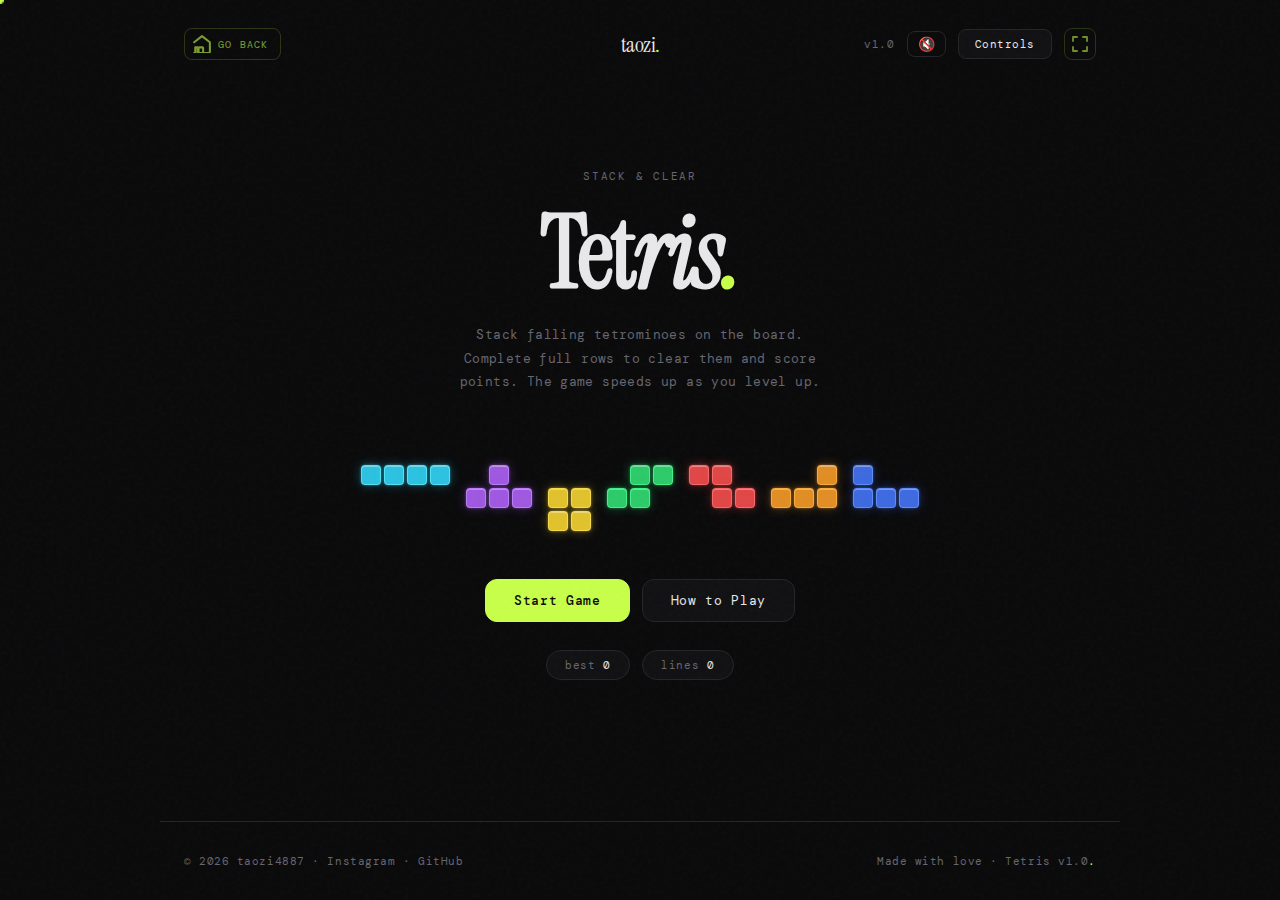
<file: tetris.html>
<!DOCTYPE html>
<html lang="en" style="cursor:none">
<head>
<style>*,*::before,*::after{cursor:none!important}</style>
<meta charset="UTF-8">
<meta name="viewport" content="width=device-width, initial-scale=1.0, user-scalable=no">
<title>Tetris — Stack & Clear</title>

<!-- ─── SEO ─── -->
<meta name="description" content="Tetris — stack tetrominoes, clear lines, chase high scores. A browser game by taozi4887.">
<meta name="keywords" content="tetris, block puzzle, tetrominoes, taozi4887, browser game, stacking game">
<meta name="author" content="taozi4887">
<meta name="robots" content="index, follow">
<link rel="canonical" href="https://taozi4887.dev/tetris.html">
<link rel="sitemap" type="application/xml" href="/sitemap.xml">
<link rel="icon" type="image/png" href="logo.png">

<!-- ─── Open Graph ─── -->
<meta property="og:type" content="website">
<meta property="og:url" content="https://taozi4887.dev/tetris.html">
<meta property="og:title" content="Tetris — Stack & Clear">
<meta property="og:description" content="Tetris — stack tetrominoes, clear lines, chase high scores.">
<meta property="og:image" content="https://taozi4887.dev/og-image.png">
<meta property="og:site_name" content="taozi4887">
<meta property="og:locale" content="en_US">

<!-- ─── Twitter / X Card ─── -->
<meta name="twitter:card" content="summary_large_image">
<meta name="twitter:url" content="https://taozi4887.dev/tetris.html">
<meta name="twitter:title" content="Tetris — Stack & Clear">
<meta name="twitter:description" content="Tetris — stack tetrominoes, clear lines, chase high scores.">
<meta name="twitter:image" content="https://taozi4887.dev/og-image.png">

<!-- ─── JSON-LD Structured Data ─── -->
<script type="application/ld+json">
{
  "@context": "https://schema.org",
  "@type": "SoftwareApplication",
  "name": "Tetris",
  "url": "https://taozi4887.dev/tetris.html",
  "description": "Tetris — stack tetrominoes, clear lines, chase high scores.",
  "applicationCategory": "Game",
  "author": {
    "@type": "Person",
    "name": "taozi4887",
    "url": "https://taozi4887.dev/"
  }
}
</script>

<link href="https://fonts.googleapis.com/css2?family=Instrument+Serif:ital@0;1&family=DM+Mono:wght@300;400;500&display=swap" rel="stylesheet">
<style>
  :root {
    --bg: #0a0a0b;
    --surface: #111113;
    --surface2: #1a1a1d;
    --surface3: #222226;
    --border: #252528;
    --border2: #303035;
    --text: #e8e8ea;
    --muted: #666670;
    --accent: #c8ff4a;
    --accent2: #ff6b6b;
    --accent3: #4aff8c;
    --accent4: #60efff;
    --radius: 12px;
    --cell: 28px;
    --gap: 2px;
  }

  * { margin: 0; padding: 0; box-sizing: border-box; }

  html, body {
    height: 100%;
    background: var(--bg);
    color: var(--text);
    font-family: 'DM Mono', monospace;
    overflow-x: hidden;
    -webkit-font-smoothing: antialiased;
  }

  body::before {
    content: '';
    position: fixed;
    inset: 0;
    background-image: url("data:image/svg+xml,%3Csvg viewBox='0 0 256 256' xmlns='http://www.w3.org/2000/svg'%3E%3Cfilter id='n'%3E%3CfeTurbulence type='fractalNoise' baseFrequency='0.9' numOctaves='4' stitchTiles='stitch'/%3E%3C/filter%3E%3Crect width='100%25' height='100%25' filter='url(%23n)' opacity='0.04'/%3E%3C/svg%3E");
    pointer-events: none;
    z-index: 9999;
    opacity: 0.6;
  }

  body {
    display: flex;
    flex-direction: column;
    align-items: center;
    min-height: 100vh;
  }

  header {
    width: 100%;
    max-width: 960px;
    display: flex;
    justify-content: space-between;
    align-items: center;
    padding: 28px 24px 0;
    flex-shrink: 0;
  }

  .logo {
    font-family: 'Instrument Serif', serif;
    font-size: 22px;
    letter-spacing: -0.5px;
    color: var(--text);
    cursor: pointer;
    user-select: none;
    text-decoration: none;
  }
  .logo span { color: var(--accent); }

  .header-right { display: flex; align-items: center; gap: 12px; }
  .version { font-size: 11px; color: var(--muted); letter-spacing: 0.05em; }

  .screen {
    display: none;
    flex-direction: column;
    align-items: center;
    width: 100%;
    max-width: 960px;
    padding: 0 24px 60px;
    flex: 1;
  }
  .screen.active { display: flex; animation: fadeIn 0.35s ease both; }

  @keyframes fadeIn {
    from { opacity: 0; transform: translateY(10px); }
    to   { opacity: 1; transform: translateY(0); }
  }

  .btn {
    padding: 12px 28px;
    border-radius: var(--radius);
    border: 1px solid var(--border);
    background: var(--surface);
    color: var(--text);
    font-family: 'DM Mono', monospace;
    font-size: 13px;
    cursor: pointer;
    transition: all 0.2s;
    letter-spacing: 0.05em;
    white-space: nowrap;
    user-select: none;
  }
  .btn:hover { border-color: var(--accent); color: var(--accent); }
  .btn.primary { background: var(--accent); color: #0a0a0b; border-color: var(--accent); font-weight: 500; }
  .btn.primary:hover { background: #d4ff6a; }
  .btn.sm { padding: 7px 16px; font-size: 11px; border-radius: 8px; }

  /* ── HOME ── */
  #home { justify-content: center; padding-bottom: 80px; }
  .hero-gap { height: 48px; }
  .hero-eyebrow {
    font-size: 11px; color: var(--muted);
    letter-spacing: 0.16em; text-transform: uppercase;
    margin-bottom: 20px; text-align: center;
  }
  .hero-title {
    font-family: 'Instrument Serif', serif;
    font-size: clamp(60px, 11vw, 100px);
    line-height: 1; letter-spacing: -3px;
    text-align: center; margin-bottom: 20px;
  }
  .hero-sub {
    font-size: 13px; color: var(--muted); text-align: center;
    letter-spacing: 0.03em; max-width: 380px;
    line-height: 1.8; margin-bottom: 48px;
  }

  /* Hero tetromino preview */
  .hero-preview {
    display: flex;
    gap: 16px;
    margin-bottom: 48px;
    align-items: flex-end;
  }
  .hero-piece {
    display: grid;
    gap: 3px;
  }
  .hero-piece.p-I { grid-template-columns: repeat(4, 20px); }
  .hero-piece.p-O { grid-template-columns: repeat(2, 20px); }
  .hero-piece.p-T { grid-template-columns: repeat(3, 20px); }
  .hero-piece.p-S { grid-template-columns: repeat(3, 20px); }
  .hero-piece.p-Z { grid-template-columns: repeat(3, 20px); }
  .hero-piece.p-L { grid-template-columns: repeat(3, 20px); }
  .hero-piece.p-J { grid-template-columns: repeat(3, 20px); }
  .hp-b {
    width: 20px; height: 20px;
    border-radius: 4px;
    border: 1px solid transparent;
    transition: all 0.3s;
  }
  .hp-b.empty { background: transparent; border-color: transparent; }

  .home-actions { display: flex; gap: 12px; flex-wrap: wrap; justify-content: center; }

  .stats-row {
    display: flex; gap: 12px; flex-wrap: wrap;
    justify-content: center; margin-top: 28px;
  }
  .stat-chip {
    background: var(--surface); border: 1px solid var(--border);
    border-radius: 20px; padding: 7px 18px;
    font-size: 11px; color: var(--muted); letter-spacing: 0.06em;
    display: flex; gap: 8px; align-items: center;
  }
  .stat-chip strong { color: var(--text); font-weight: 400; }

  /* ── GAME ── */
  #game { padding-top: 28px; gap: 12px; justify-content: flex-start; }

  .game-bar {
    width: 100%; display: flex; align-items: center;
    justify-content: space-between; gap: 12px; flex-wrap: wrap;
  }
  .game-title {
    font-family: 'Instrument Serif', serif;
    font-size: 20px; letter-spacing: -0.5px;
  }
  .chips { display: flex; gap: 8px; flex-wrap: wrap; align-items: center; }
  .chip {
    background: var(--surface); border: 1px solid var(--border);
    border-radius: 20px; padding: 6px 14px;
    font-size: 11px; color: var(--muted); letter-spacing: 0.06em;
    display: flex; gap: 6px; align-items: center;
    font-variant-numeric: tabular-nums; transition: all 0.3s;
  }
  .chip strong { color: var(--text); font-weight: 400; transition: color 0.3s; }
  .chip.pop strong { color: var(--accent); }

  /* Game layout - board + side panels */
  .game-layout {
    display: flex;
    gap: 16px;
    align-items: flex-start;
    justify-content: center;
    width: 100%;
  }

  .side-panel {
    display: flex;
    flex-direction: column;
    gap: 12px;
    min-width: 100px;
  }

  .panel-box {
    background: var(--surface);
    border: 1px solid var(--border);
    border-radius: var(--radius);
    padding: 14px;
    display: flex;
    flex-direction: column;
    align-items: center;
    gap: 8px;
  }
  .panel-label {
    font-size: 10px;
    color: var(--muted);
    letter-spacing: 0.12em;
    text-transform: uppercase;
  }

  /* Next/Hold piece preview */
  .preview-grid {
    display: grid;
    gap: var(--gap);
    grid-template-columns: repeat(4, 18px);
    grid-template-rows: repeat(2, 18px);
  }
  .preview-grid.g4 {
    grid-template-rows: repeat(4, 18px);
  }
  .pv-cell {
    width: 18px; height: 18px;
    border-radius: 3px;
    background: var(--surface2);
    border: 1px solid var(--border);
    transition: all 0.15s;
  }

  /* Next queue: stacked previews */
  .next-queue {
    display: flex;
    flex-direction: column;
    gap: 10px;
  }

  .panel-stat {
    font-family: 'Instrument Serif', serif;
    font-size: 24px;
    letter-spacing: -0.5px;
    color: var(--text);
  }

  /* Board */
  .board-container {
    background: var(--surface);
    border: 1px solid var(--border);
    border-radius: 16px;
    padding: 8px;
    position: relative;
    flex-shrink: 0;
    overflow: hidden;
  }

  .game-board {
    display: grid;
    grid-template-columns: repeat(10, var(--cell));
    grid-template-rows: repeat(20, var(--cell));
    gap: var(--gap);
    position: relative;
  }

  .cell {
    width: var(--cell);
    height: var(--cell);
    border-radius: 4px;
    background: var(--surface2);
    border: 1px solid rgba(37, 37, 40, 0.6);
    transition: background 0.06s, border-color 0.06s, box-shadow 0.06s;
    position: relative;
  }

  /* Ghost piece */
  .cell.ghost {
    background: rgba(255,255,255, 0.03);
    border: 1px dashed rgba(255,255,255,0.1);
  }

  /* Piece colors — active (bright & vivid) */
  .piece-I {
    background: rgba(50, 220, 255, 0.88) !important;
    border-color: rgba(100, 240, 255, 0.7) !important;
    box-shadow: inset 0 1px 0 rgba(255,255,255,0.35), 0 0 12px rgba(50,220,255,0.3), 0 0 3px rgba(50,220,255,0.5);
  }
  .piece-O {
    background: rgba(255, 220, 50, 0.88) !important;
    border-color: rgba(255, 230, 90, 0.7) !important;
    box-shadow: inset 0 1px 0 rgba(255,255,255,0.35), 0 0 12px rgba(255,220,50,0.3), 0 0 3px rgba(255,220,50,0.5);
  }
  .piece-T {
    background: rgba(180, 100, 255, 0.88) !important;
    border-color: rgba(200, 140, 255, 0.7) !important;
    box-shadow: inset 0 1px 0 rgba(255,255,255,0.35), 0 0 12px rgba(180,100,255,0.3), 0 0 3px rgba(180,100,255,0.5);
  }
  .piece-S {
    background: rgba(50, 230, 120, 0.88) !important;
    border-color: rgba(80, 255, 150, 0.7) !important;
    box-shadow: inset 0 1px 0 rgba(255,255,255,0.35), 0 0 12px rgba(50,230,120,0.3), 0 0 3px rgba(50,230,120,0.5);
  }
  .piece-Z {
    background: rgba(255, 80, 80, 0.88) !important;
    border-color: rgba(255, 120, 120, 0.7) !important;
    box-shadow: inset 0 1px 0 rgba(255,255,255,0.35), 0 0 12px rgba(255,80,80,0.3), 0 0 3px rgba(255,80,80,0.5);
  }
  .piece-J {
    background: rgba(70, 120, 255, 0.88) !important;
    border-color: rgba(110, 155, 255, 0.7) !important;
    box-shadow: inset 0 1px 0 rgba(255,255,255,0.35), 0 0 12px rgba(70,120,255,0.3), 0 0 3px rgba(70,120,255,0.5);
  }
  .piece-L {
    background: rgba(255, 160, 40, 0.88) !important;
    border-color: rgba(255, 185, 80, 0.7) !important;
    box-shadow: inset 0 1px 0 rgba(255,255,255,0.35), 0 0 12px rgba(255,160,40,0.3), 0 0 3px rgba(255,160,40,0.5);
  }

  /* Locked (placed) pieces — slightly dimmer but still vivid */
  .cell.locked-I {
    background: rgba(50, 220, 255, 0.55);
    border-color: rgba(50, 220, 255, 0.35);
    box-shadow: inset 0 1px 0 rgba(255,255,255,0.15), 0 0 6px rgba(50,220,255,0.1);
  }
  .cell.locked-O {
    background: rgba(255, 220, 50, 0.55);
    border-color: rgba(255, 220, 50, 0.35);
    box-shadow: inset 0 1px 0 rgba(255,255,255,0.15), 0 0 6px rgba(255,220,50,0.1);
  }
  .cell.locked-T {
    background: rgba(180, 100, 255, 0.55);
    border-color: rgba(180, 100, 255, 0.35);
    box-shadow: inset 0 1px 0 rgba(255,255,255,0.15), 0 0 6px rgba(180,100,255,0.1);
  }
  .cell.locked-S {
    background: rgba(50, 230, 120, 0.55);
    border-color: rgba(50, 230, 120, 0.35);
    box-shadow: inset 0 1px 0 rgba(255,255,255,0.15), 0 0 6px rgba(50,230,120,0.1);
  }
  .cell.locked-Z {
    background: rgba(255, 80, 80, 0.55);
    border-color: rgba(255, 80, 80, 0.35);
    box-shadow: inset 0 1px 0 rgba(255,255,255,0.15), 0 0 6px rgba(255,80,80,0.1);
  }
  .cell.locked-J {
    background: rgba(70, 120, 255, 0.55);
    border-color: rgba(70, 120, 255, 0.35);
    box-shadow: inset 0 1px 0 rgba(255,255,255,0.15), 0 0 6px rgba(70,120,255,0.1);
  }
  .cell.locked-L {
    background: rgba(255, 160, 40, 0.55);
    border-color: rgba(255, 160, 40, 0.35);
    box-shadow: inset 0 1px 0 rgba(255,255,255,0.15), 0 0 6px rgba(255,160,40,0.1);
  }

  /* Ghost colors — tinted outline */
  .cell.ghost-I { background: rgba(50, 220, 255, 0.12); border: 1px dashed rgba(50,220,255,0.3); }
  .cell.ghost-O { background: rgba(255, 220, 50, 0.12); border: 1px dashed rgba(255,220,50,0.3); }
  .cell.ghost-T { background: rgba(180, 100, 255, 0.12); border: 1px dashed rgba(180,100,255,0.3); }
  .cell.ghost-S { background: rgba(50, 230, 120, 0.12); border: 1px dashed rgba(50,230,120,0.3); }
  .cell.ghost-Z { background: rgba(255, 80, 80, 0.12); border: 1px dashed rgba(255,80,80,0.3); }
  .cell.ghost-J { background: rgba(70, 120, 255, 0.12); border: 1px dashed rgba(70,120,255,0.3); }
  .cell.ghost-L { background: rgba(255, 160, 40, 0.12); border: 1px dashed rgba(255,160,40,0.3); }

  /* Line clear flash */
  @keyframes lineFlash {
    0% { box-shadow: inset 0 0 0 20px rgba(200,255,74,0.8); }
    30% { box-shadow: inset 0 0 0 20px rgba(255,255,255,0.9); }
    100% { box-shadow: none; }
  }
  .cell.line-flash {
    animation: lineFlash 0.3s cubic-bezier(.23,1,.32,1) both;
    z-index: 5;
  }

  /* ── OVERLAY ── */
  .game-overlay {
    position: absolute; inset: 0;
    border-radius: 16px;
    background: rgba(10,10,11,0.88);
    backdrop-filter: blur(6px);
    display: none;
    flex-direction: column;
    align-items: center; justify-content: center;
    gap: 16px; z-index: 10;
  }
  .game-overlay.active { display: flex; animation: fadeIn 0.35s ease both; }
  .overlay-title {
    font-family: 'Instrument Serif', serif;
    font-size: clamp(28px, 6vw, 44px);
    letter-spacing: -2px; line-height: 1;
  }
  .overlay-sub { font-size: 12px; color: var(--muted); letter-spacing: 0.05em; }
  .overlay-score {
    font-family: 'Instrument Serif', serif;
    font-size: 32px; letter-spacing: -1px;
    color: var(--accent);
  }

  /* Pause overlay */
  .pause-overlay {
    position: absolute; inset: 0;
    border-radius: 16px;
    background: rgba(10,10,11,0.92);
    backdrop-filter: blur(8px);
    display: none;
    flex-direction: column;
    align-items: center; justify-content: center;
    gap: 14px; z-index: 10;
  }
  .pause-overlay.active { display: flex; animation: fadeIn 0.2s ease both; }
  .pause-title {
    font-family: 'Instrument Serif', serif;
    font-size: 32px; letter-spacing: -1px;
  }

  /* ── STATUS ── */
  .status-banner {
    width: 100%; background: var(--surface); border: 1px solid var(--border);
    border-radius: var(--radius); padding: 13px 20px;
    display: flex; align-items: center; gap: 12px;
    font-size: 12px; color: var(--muted); letter-spacing: 0.05em;
    transition: border-color 0.3s; min-height: 48px;
  }
  .status-banner .dot {
    width: 8px; height: 8px; border-radius: 50%;
    background: var(--accent3); flex-shrink: 0; transition: background 0.3s;
  }
  .status-banner.over { border-color: var(--accent2); }
  .status-banner.over .dot { background: var(--accent2); }
  .status-text { flex: 1; }
  .status-text strong { color: var(--text); font-weight: 400; }

  /* ── MODAL ── */
  .modal-backdrop {
    display: none; position: fixed; inset: 0;
    background: rgba(0,0,0,0.78); z-index: 100;
    align-items: center; justify-content: center;
    backdrop-filter: blur(6px);
  }
  .modal-backdrop.open { display: flex; animation: fadeIn 0.22s ease; }

  .modal {
    background: var(--surface); border: 1px solid var(--border);
    border-radius: 18px; padding: 44px; max-width: 440px;
    width: calc(100% - 48px); display: flex; flex-direction: column;
    align-items: center; gap: 20px; text-align: center;
  }

  .howto-modal { max-width: 520px; align-items: flex-start; text-align: left; gap: 0; }
  .howto-title {
    font-family: 'Instrument Serif', serif;
    font-size: 28px; letter-spacing: -1px; margin-bottom: 24px;
  }
  .how-step { display: flex; gap: 14px; margin-bottom: 18px; align-items: flex-start; }
  .step-num {
    width: 22px; height: 22px; border-radius: 50%;
    background: var(--surface2); border: 1px solid var(--border);
    display: flex; align-items: center; justify-content: center;
    font-size: 10px; color: var(--accent); flex-shrink: 0; margin-top: 2px;
  }
  .step-text {
    font-size: 12px; color: var(--muted);
    line-height: 1.8; letter-spacing: 0.03em;
  }
  .step-text strong { color: var(--text); font-weight: 400; }

  .key-group {
    display: flex; flex-wrap: wrap; gap: 6px; margin-top: 10px;
  }
  .key-tag {
    background: var(--surface2); border: 1px solid var(--border);
    border-radius: 6px; padding: 3px 10px;
    font-size: 10px; color: var(--muted); letter-spacing: 0.06em;
    font-family: 'DM Mono', monospace;
  }
  .key-tag strong { color: var(--text); font-weight: 400; }

  /* Mobile touch controls */
  .touch-controls {
    display: none;
    gap: 8px;
    justify-content: center;
    align-items: center;
    margin-top: 8px;
    flex-wrap: wrap;
  }
  .touch-btn {
    width: 52px; height: 52px;
    border-radius: 14px;
    background: var(--surface);
    border: 1px solid var(--border);
    color: var(--muted);
    font-size: 18px;
    display: flex; align-items: center; justify-content: center;
    cursor: pointer;
    transition: all 0.15s;
    user-select: none;
    -webkit-tap-highlight-color: transparent;
  }
  .touch-btn:active { background: var(--surface2); border-color: var(--accent); color: var(--accent); transform: scale(0.93); }
  .touch-btn.wide { width: 72px; font-size: 11px; letter-spacing: 0.06em; }

  .touch-row { display: flex; gap: 8px; }

  footer {
    max-width: 960px; width: 100%;
    margin: auto auto 0; padding: 32px 24px;
    display: flex; justify-content: space-between; align-items: center;
    font-size: 11px; color: var(--muted); letter-spacing: 0.05em;
    border-top: 1px solid var(--border);
  }
  footer a { color: var(--muted); text-decoration: none; transition: color 0.2s; }
  footer a:hover { color: var(--accent); }

  ::-webkit-scrollbar { width: 6px; height: 6px; }
  ::-webkit-scrollbar-track { background: transparent; }
  ::-webkit-scrollbar-thumb { background: var(--border); border-radius: 3px; }

  /* Sound toggle */
  .sound-btn {
    background: none; border: 1px solid var(--border);
    border-radius: 8px; padding: 5px 10px;
    font-size: 14px; cursor: pointer;
    transition: all 0.2s;
    color: var(--muted);
    line-height: 1;
  }
  .sound-btn:hover { border-color: var(--accent); }
  .sound-btn.on { color: var(--accent); border-color: rgba(200,255,74,0.3); }

  /* ── RESPONSIVE ── */
  @media (max-width: 700px) {
    :root { --cell: 24px; }
    .side-panel { display: none; }
    .game-layout { gap: 10px; }
    .touch-controls { display: flex; }
    .mobile-info {
      display: flex !important;
      gap: 10px;
      justify-content: center;
      width: 100%;
    }
  }

  @media (max-width: 480px) {
    :root { --cell: min(8vw, 24px); }
    .chip { padding: 5px 10px; font-size: 10px; }
    .chips { gap: 5px; }
    .hero-sub { font-size: 12px; }
    .home-actions { flex-direction: column; align-items: stretch; }
    .home-actions .btn { text-align: center; }
    .modal { padding: 28px 20px; margin: 0 16px; }
    .screen { padding: 0 16px 48px; }
    .board-container { padding: 6px; }
    .touch-btn { width: 46px; height: 46px; border-radius: 12px; }
  }

  @media (min-width: 701px) {
    .mobile-info { display: none; }
    .touch-controls { display: none !important; }
  }

  /* Board shake on lock */
  @keyframes boardShake {
    0%, 100% { transform: translateY(0); }
    25% { transform: translateY(2px); }
    75% { transform: translateY(-1px); }
  }
  .board-container.shake {
    animation: boardShake 0.12s ease;
  }
</style>
</head>
<body style="cursor:none">
<div id="_pg-curtain" style="position:fixed;inset:0;z-index:99995;background:#0a0a0b;pointer-events:none"></div>

<header>
  <a class="logo" href="index.html">taozi<span>.</span></a>
  <div class="header-right">
    <span class="version">v1.0</span>
    <button class="sound-btn" id="soundBtn" onclick="toggleSound()" title="Toggle sound">🔇</button>
    <button class="btn sm" onclick="openModal('howto')">Controls</button>
  </div>
</header>

<!-- ══ HOME ══ -->
<div id="home" class="screen active">
  <div class="hero-gap"></div>
  <p class="hero-eyebrow">Stack & clear</p>
  <h1 class="hero-title">Tet<em>ris<span style="color:var(--accent)">.</span></em></h1>
  <p class="hero-sub">Stack falling tetrominoes on the board. Complete full rows to clear them and score points. The game speeds up as you level up.</p>

  <div class="hero-preview" id="heroPreview"></div>

  <div class="home-actions">
    <button class="btn primary" onclick="startGame()">Start Game</button>
    <button class="btn" onclick="openModal('howto')">How to Play</button>
  </div>

  <div class="stats-row">
    <div class="stat-chip">best <strong id="homeBest">0</strong></div>
    <div class="stat-chip">lines <strong id="homeLines">0</strong></div>
  </div>
</div>

<!-- ══ GAME ══ -->
<div id="game" class="screen">
  <div class="game-bar">
    <span class="game-title">Tetris</span>
    <div class="chips">
      <div class="chip" id="scoreChip">score <strong id="scoreVal">0</strong></div>
      <div class="chip">level <strong id="levelVal">1</strong></div>
      <div class="chip">lines <strong id="linesVal">0</strong></div>
    </div>
  </div>

  <div class="game-layout">
    <!-- Left panel -->
    <div class="side-panel">
      <div class="panel-box">
        <span class="panel-label">Hold</span>
        <div class="preview-grid" id="holdGrid"></div>
        <span style="font-size:9px;color:var(--muted);letter-spacing:0.08em;">C / Shift</span>
      </div>
      <div class="panel-box">
        <span class="panel-label">Level</span>
        <span class="panel-stat" id="sideLevelVal">1</span>
      </div>
      <div class="panel-box">
        <span class="panel-label">Best</span>
        <span class="panel-stat" id="sideBestVal">0</span>
      </div>
    </div>

    <!-- Board -->
    <div class="board-container" id="boardContainer">
      <div class="game-board" id="board"></div>
      <canvas id="particleCanvas" style="position:absolute;top:0;left:0;width:100%;height:100%;pointer-events:none;z-index:10;"></canvas>
      <div class="game-overlay" id="overlay">
        <div class="overlay-title" id="overlayTitle">Game Over</div>
        <div class="overlay-score" id="overlayScore">0</div>
        <div class="overlay-sub" id="overlaySub"></div>
        <div style="display:flex;gap:10px;margin-top:4px;">
          <button class="btn primary" onclick="startGame()">Play Again</button>
          <button class="btn" onclick="nav('home')">Menu</button>
        </div>
      </div>
      <div class="pause-overlay" id="pauseOverlay">
        <div class="pause-title">Paused<span style="color:var(--accent)">.</span></div>
        <div style="font-size:12px;color:var(--muted);letter-spacing:0.05em;">Press <strong style="color:var(--text);font-weight:400;">Esc</strong> or <strong style="color:var(--text);font-weight:400;">P</strong> to resume</div>
        <button class="btn sm" onclick="togglePause()" style="margin-top:8px;">Resume</button>
      </div>
    </div>

    <!-- Right panel -->
    <div class="side-panel">
      <div class="panel-box">
        <span class="panel-label">Next</span>
        <div class="next-queue" id="nextQueue"></div>
      </div>
      <div class="panel-box">
        <span class="panel-label">Score</span>
        <span class="panel-stat" id="sideScoreVal">0</span>
      </div>
      <div class="panel-box">
        <span class="panel-label">Lines</span>
        <span class="panel-stat" id="sideLinesVal">0</span>
      </div>
    </div>
  </div>

  <!-- Mobile info (shows hold/next on mobile) -->
  <div class="mobile-info" style="display:none;">
    <div class="panel-box" style="flex:1;">
      <span class="panel-label">Hold</span>
      <div class="preview-grid" id="holdGridMobile"></div>
    </div>
    <div class="panel-box" style="flex:1;">
      <span class="panel-label">Next</span>
      <div class="preview-grid" id="nextGridMobile"></div>
    </div>
  </div>

  <!-- Touch controls -->
  <div class="touch-controls" id="touchControls">
    <div class="touch-row">
      <button class="touch-btn" ontouchstart="touchAction('rotCCW')" onclick="touchAction('rotCCW')">↶</button>
      <button class="touch-btn" ontouchstart="touchAction('up')" onclick="touchAction('up')">↻</button>
      <button class="touch-btn wide" ontouchstart="touchAction('hold')" onclick="touchAction('hold')">HOLD</button>
      <button class="touch-btn wide" ontouchstart="touchAction('drop')" onclick="touchAction('drop')">DROP</button>
    </div>
    <div class="touch-row">
      <button class="touch-btn" ontouchstart="touchAction('left')" onclick="touchAction('left')">←</button>
      <button class="touch-btn" ontouchstart="touchAction('down')" onclick="touchAction('down')">↓</button>
      <button class="touch-btn" ontouchstart="touchAction('right')" onclick="touchAction('right')">→</button>
      <button class="touch-btn" ontouchstart="touchAction('pause')" onclick="touchAction('pause')">⏸</button>
    </div>
  </div>

  <div class="status-banner" id="statusBanner">
    <div class="dot"></div>
    <div class="status-text" id="statusText">Use <strong>arrow keys</strong> to move, <strong>↑</strong> to rotate, <strong>Space</strong> to hard drop.</div>
  </div>

  <div style="display:flex;gap:10px;margin-top:4px;">
    <button class="btn sm" onclick="startGame()">New Game</button>
    <button class="btn sm" onclick="togglePause()">Pause</button>
    <button class="btn sm" onclick="nav('home')">Menu</button>
  </div>
</div>

<!-- ══ HOWTO MODAL ══ -->
<div class="modal-backdrop" id="howtoBackdrop" onclick="closeModal('howto')">
  <div class="modal howto-modal" onclick="event.stopPropagation()">
    <div class="howto-title">How to Play</div>
    <div class="how-step">
      <div class="step-num">1</div>
      <div class="step-text"><strong>Tetrominoes</strong> fall from the top. Move them to fill complete rows. Full rows are cleared and score points.</div>
    </div>
    <div class="how-step">
      <div class="step-num">2</div>
      <div class="step-text">Clearing multiple rows at once scores more. A <strong>Tetris</strong> (4 lines) gives the most points.</div>
    </div>
    <div class="how-step">
      <div class="step-num">3</div>
      <div class="step-text">Use <strong>Hold</strong> to save a piece for later. You can swap once per drop.</div>
    </div>
    <div class="how-step">
      <div class="step-num">4</div>
      <div class="step-text"><strong>T-Spins</strong>, <strong>S/Z-Spins</strong> and wall kicks let you rotate pieces into tight gaps. SRS kick tables enable advanced techniques like TSDs and DT Cannons.</div>
    </div>
    <div class="how-step">
      <div class="step-num">5</div>
      <div class="step-text">The game speeds up every 10 lines. Survive as long as you can!</div>
    </div>

    <div style="width:100%;margin-top:8px;margin-bottom:16px;height:1px;background:var(--border);"></div>

    <span class="panel-label" style="margin-bottom:10px;">Keyboard shortcuts</span>
    <div class="key-group">
      <span class="key-tag"><strong>← →</strong> move</span>
      <span class="key-tag"><strong>↓</strong> soft drop</span>
      <span class="key-tag"><strong>↑ / X</strong> rotate CW</span>
      <span class="key-tag"><strong>Z / Ctrl / Alt</strong> rotate CCW</span>
      <span class="key-tag"><strong>Space</strong> hard drop</span>
      <span class="key-tag"><strong>C / Shift</strong> hold</span>
      <span class="key-tag"><strong>Esc / P</strong> pause</span>
      <span class="key-tag"><strong>R</strong> restart</span>
    </div>

    <div style="width:100%;margin-top:20px;">
      <button class="btn primary" onclick="closeModal('howto')" style="width:100%; text-align:center;">Got it</button>
    </div>
  </div>
</div>

<footer>
  <span>© 2026 taozi4887 · <a href="https://www.instagram.com/taozi4887/" target="_blank" rel="noopener">Instagram</a> · <a href="https://github.com/taozi8887" target="_blank" rel="noopener">GitHub</a></span>
  <span>Made with love · Tetris v1.0<span style="color:var(--accent)">.</span></span>
</footer>

<script>
// ═══════════════════════════════════════
//  AUDIO ENGINE — Web Audio API SFX
// ═══════════════════════════════════════
let audioCtx = null;
let soundEnabled = false;

function initAudio() {
  if (audioCtx) return;
  audioCtx = new (window.AudioContext || window.webkitAudioContext)();
}

function toggleSound() {
  initAudio();
  soundEnabled = !soundEnabled;
  const btn = document.getElementById('soundBtn');
  btn.textContent = soundEnabled ? '🔊' : '🔇';
  btn.classList.toggle('on', soundEnabled);
  if (soundEnabled) sfx.move();
}

function playTone(freq, duration, type = 'square', vol = 0.08, decay = true) {
  if (!soundEnabled || !audioCtx) return;
  const osc = audioCtx.createOscillator();
  const gain = audioCtx.createGain();
  osc.type = type;
  osc.frequency.setValueAtTime(freq, audioCtx.currentTime);
  gain.gain.setValueAtTime(vol, audioCtx.currentTime);
  if (decay) gain.gain.exponentialRampToValueAtTime(0.001, audioCtx.currentTime + duration);
  osc.connect(gain);
  gain.connect(audioCtx.destination);
  osc.start();
  osc.stop(audioCtx.currentTime + duration);
}

function playNoise(duration, vol = 0.06) {
  if (!soundEnabled || !audioCtx) return;
  const bufferSize = audioCtx.sampleRate * duration;
  const buffer = audioCtx.createBuffer(1, bufferSize, audioCtx.sampleRate);
  const data = buffer.getChannelData(0);
  for (let i = 0; i < bufferSize; i++) data[i] = (Math.random() * 2 - 1);
  const source = audioCtx.createBufferSource();
  source.buffer = buffer;
  const gain = audioCtx.createGain();
  gain.gain.setValueAtTime(vol, audioCtx.currentTime);
  gain.gain.exponentialRampToValueAtTime(0.001, audioCtx.currentTime + duration);
  const filter = audioCtx.createBiquadFilter();
  filter.type = 'highpass';
  filter.frequency.value = 2000;
  source.connect(filter);
  filter.connect(gain);
  gain.connect(audioCtx.destination);
  source.start();
}

const sfx = {
  move() { playTone(220, 0.06, 'square', 0.04); },
  rotate() { playTone(330, 0.07, 'square', 0.05); },
  softDrop() { playTone(160, 0.04, 'triangle', 0.03); },
  hardDrop() {
    playTone(80, 0.15, 'square', 0.1);
    playNoise(0.08, 0.08);
  },
  lock() {
    playTone(140, 0.1, 'triangle', 0.06);
    playNoise(0.05, 0.04);
  },
  hold() { playTone(440, 0.08, 'sine', 0.05); },
  clear1() {
    playTone(523, 0.1, 'square', 0.07);
    setTimeout(() => playTone(659, 0.12, 'square', 0.07), 60);
  },
  clear2() {
    playTone(523, 0.08, 'square', 0.07);
    setTimeout(() => playTone(659, 0.08, 'square', 0.07), 50);
    setTimeout(() => playTone(784, 0.12, 'square', 0.07), 100);
  },
  clear3() {
    playTone(523, 0.07, 'square', 0.07);
    setTimeout(() => playTone(659, 0.07, 'square', 0.07), 40);
    setTimeout(() => playTone(784, 0.07, 'square', 0.07), 80);
    setTimeout(() => playTone(880, 0.14, 'square', 0.08), 120);
  },
  tetris() {
    playTone(523, 0.08, 'square', 0.09);
    setTimeout(() => playTone(659, 0.08, 'square', 0.09), 50);
    setTimeout(() => playTone(784, 0.08, 'square', 0.09), 100);
    setTimeout(() => playTone(1047, 0.2, 'square', 0.1), 150);
    setTimeout(() => playNoise(0.1, 0.06), 200);
  },
  tSpin() {
    playTone(660, 0.08, 'sine', 0.08);
    setTimeout(() => playTone(880, 0.08, 'sine', 0.08), 60);
    setTimeout(() => playTone(1100, 0.15, 'sine', 0.09), 120);
  },
  gameOver() {
    playTone(330, 0.2, 'square', 0.08);
    setTimeout(() => playTone(277, 0.2, 'square', 0.08), 200);
    setTimeout(() => playTone(220, 0.3, 'square', 0.08), 400);
    setTimeout(() => playTone(165, 0.5, 'triangle', 0.06), 600);
  },
  levelUp() {
    playTone(440, 0.08, 'square', 0.06);
    setTimeout(() => playTone(554, 0.08, 'square', 0.06), 80);
    setTimeout(() => playTone(659, 0.08, 'square', 0.06), 160);
    setTimeout(() => playTone(880, 0.15, 'square', 0.08), 240);
  }
};

// ═══════════════════════════════════════
//  TETRIS ENGINE
// ═══════════════════════════════════════

const COLS = 10;
const ROWS = 20;
const BUFFER = 4; // invisible rows above visible playfield
const TOTAL = ROWS + BUFFER;
const EMPTY = '';

// Tetromino definitions (SRS)
const PIECES = {
  I: { shapes: [
    [[0,0,0,0],[1,1,1,1],[0,0,0,0],[0,0,0,0]],
    [[0,0,1,0],[0,0,1,0],[0,0,1,0],[0,0,1,0]],
    [[0,0,0,0],[0,0,0,0],[1,1,1,1],[0,0,0,0]],
    [[0,1,0,0],[0,1,0,0],[0,1,0,0],[0,1,0,0]]
  ]},
  O: { shapes: [
    [[1,1],[1,1]],
    [[1,1],[1,1]],
    [[1,1],[1,1]],
    [[1,1],[1,1]]
  ]},
  T: { shapes: [
    [[0,1,0],[1,1,1],[0,0,0]],
    [[0,1,0],[0,1,1],[0,1,0]],
    [[0,0,0],[1,1,1],[0,1,0]],
    [[0,1,0],[1,1,0],[0,1,0]]
  ]},
  S: { shapes: [
    [[0,1,1],[1,1,0],[0,0,0]],
    [[0,1,0],[0,1,1],[0,0,1]],
    [[0,0,0],[0,1,1],[1,1,0]],
    [[1,0,0],[1,1,0],[0,1,0]]
  ]},
  Z: { shapes: [
    [[1,1,0],[0,1,1],[0,0,0]],
    [[0,0,1],[0,1,1],[0,1,0]],
    [[0,0,0],[1,1,0],[0,1,1]],
    [[0,1,0],[1,1,0],[1,0,0]]
  ]},
  J: { shapes: [
    [[1,0,0],[1,1,1],[0,0,0]],
    [[0,1,1],[0,1,0],[0,1,0]],
    [[0,0,0],[1,1,1],[0,0,1]],
    [[0,1,0],[0,1,0],[1,1,0]]
  ]},
  L: { shapes: [
    [[0,0,1],[1,1,1],[0,0,0]],
    [[0,1,0],[0,1,0],[0,1,1]],
    [[0,0,0],[1,1,1],[1,0,0]],
    [[1,1,0],[0,1,0],[0,1,0]]
  ]}
};

// SRS Wall Kick data — keyed by "from>to" rotation state
const KICK_JLSTZ = {
  // CW rotations
  '0>1':[[0,0],[-1,0],[-1,1],[0,-2],[-1,-2]],
  '1>2':[[0,0],[1,0],[1,-1],[0,2],[1,2]],
  '2>3':[[0,0],[1,0],[1,1],[0,-2],[1,-2]],
  '3>0':[[0,0],[-1,0],[-1,-1],[0,2],[-1,2]],
  // CCW rotations (correct SRS reverse offsets: offset[from] - offset[to])
  '1>0':[[0,0],[1,0],[1,-1],[0,2],[1,2]],
  '2>1':[[0,0],[-1,0],[-1,1],[0,-2],[-1,-2]],
  '3>2':[[0,0],[-1,0],[-1,-1],[0,2],[-1,2]],
  '0>3':[[0,0],[1,0],[1,1],[0,-2],[1,-2]]
};
const KICK_I_TABLE = {
  '0>1':[[0,0],[-2,0],[1,0],[-2,-1],[1,2]],
  '1>2':[[0,0],[-1,0],[2,0],[-1,2],[2,-1]],
  '2>3':[[0,0],[2,0],[-1,0],[2,1],[-1,-2]],
  '3>0':[[0,0],[1,0],[-2,0],[1,-2],[-2,1]],
  '1>0':[[0,0],[2,0],[-1,0],[2,1],[-1,-2]],
  '2>1':[[0,0],[1,0],[-2,0],[1,-2],[-2,1]],
  '3>2':[[0,0],[-2,0],[1,0],[-2,-1],[1,2]],
  '0>3':[[0,0],[-1,0],[2,0],[-1,2],[2,-1]]
};

// Scoring (NES-inspired)
const SCORE_TABLE = [0, 100, 300, 500, 800];
const SOFT_DROP_SCORE = 1;
const HARD_DROP_SCORE = 2;

// Guideline gravity: G = (0.8 - ((Level-1) * 0.007))^(Level-1) seconds per cell
function getDropInterval(lvl) {
  const l = Math.min(lvl - 1, 19);
  const g = Math.pow(0.8 - (l * 0.007), l);
  return Math.max(Math.round(g * 1000), 17);
}

// Game state
let board = [];
let currentPiece = null;
let currentX = 0;
let currentY = 0;
let currentRotation = 0;
let currentType = '';
let nextPieceType = '';
let holdPieceType = '';
let canHold = true;
let nextQueue = []; // guideline: show 5 next pieces
const NEXT_PREVIEW_COUNT = 5;
let score = 0;
let level = 1;
let lines = 0;
let bestScore = 0;
let bestLines = 0;
let gameStatus = 'idle'; // idle, playing, paused, over
let dropTimer = null;
let lockTimer = null;
let lockDelay = 500;
let lockMoves = 0;
let maxLockMoves = 15;
let forceLockTimer = null;
const FORCE_LOCK_TIME = 8000; // absolute max time per piece on ground
let actionLock = false; // prevents concurrent operations (hold+harddrop race)
let lastDropTime = 0;
let bag = [];
let dasTimer = null;
let dasDirection = null;
let dasDelay = 167; // ms
let dasInterval = 33; // ms (30Hz)
let dasActive = false;
let keysDown = {};
let comboCount = -1;
let b2bCount = -1;
let lastWasSpin = false;
let lastKickIdx = 0;
let lowestY = 0;
let softDropTimer = null;

// DOM refs
let boardEl, cells;

// ═══════════════════════════════════════
//  BOARD
// ═══════════════════════════════════════

function createBoard() {
  board = [];
  for (let r = 0; r < TOTAL; r++) {
    board[r] = new Array(COLS).fill(EMPTY);
  }
}

function buildBoardDOM() {
  boardEl = document.getElementById('board');
  boardEl.innerHTML = '';
  cells = [];
  for (let r = 0; r < ROWS; r++) {
    cells[r] = [];
    for (let c = 0; c < COLS; c++) {
      const cell = document.createElement('div');
      cell.className = 'cell';
      boardEl.appendChild(cell);
      cells[r][c] = cell;
    }
  }
  // Build hold and next grids
  buildPreviewGrid('holdGrid');
  buildPreviewGrid('holdGridMobile');
  buildPreviewGrid('nextGridMobile');
  buildNextQueueDOM();
}

function buildPreviewGrid(id) {
  const el = document.getElementById(id);
  if (!el) return;
  el.innerHTML = '';
  // 4 cols × 2 rows = 8 cells (enough for any piece)
  for (let i = 0; i < 8; i++) {
    const cell = document.createElement('div');
    cell.className = 'pv-cell';
    el.appendChild(cell);
  }
}

function buildNextQueueDOM() {
  const container = document.getElementById('nextQueue');
  if (!container) return;
  container.innerHTML = '';
  for (let i = 0; i < NEXT_PREVIEW_COUNT; i++) {
    const grid = document.createElement('div');
    grid.className = 'preview-grid';
    grid.id = 'nq' + i;
    for (let j = 0; j < 8; j++) {
      const cell = document.createElement('div');
      cell.className = 'pv-cell';
      grid.appendChild(cell);
    }
    container.appendChild(grid);
  }
}

// ═══════════════════════════════════════
//  BAG RANDOMIZER (7-bag)
// ═══════════════════════════════════════

function fillBag() {
  const types = ['I','O','T','S','Z','J','L'];
  for (let i = types.length - 1; i > 0; i--) {
    const j = Math.floor(Math.random() * (i + 1));
    [types[i], types[j]] = [types[j], types[i]];
  }
  bag.push(...types);
}

function nextFromBag() {
  while (bag.length < 14) fillBag(); // keep 2 bags buffered for 5-piece lookahead
  return bag.shift();
}

function fillNextQueue() {
  while (nextQueue.length < NEXT_PREVIEW_COUNT) {
    nextQueue.push(nextFromBag());
  }
}

// ═══════════════════════════════════════
//  PIECE LOGIC
// ═══════════════════════════════════════

function getShape(type, rotation) {
  return PIECES[type].shapes[rotation];
}

function isValid(type, rotation, px, py) {
  const shape = getShape(type, rotation);
  for (let r = 0; r < shape.length; r++) {
    for (let c = 0; c < shape[r].length; c++) {
      if (!shape[r][c]) continue;
      const nx = px + c;
      const ny = py + r;
      if (nx < 0 || nx >= COLS || ny >= TOTAL) return false;
      if (ny < 0) continue;
      if (board[ny][nx] !== EMPTY) return false;
    }
  }
  return true;
}

function spawnPiece(type) {
  currentType = type;
  currentRotation = 0;
  const shape = getShape(type, 0);
  currentX = Math.floor((COLS - shape[0].length) / 2);
  // Spawn in buffer zone: piece visible rows start at top of playfield
  currentY = BUFFER - 2; // most pieces: row 0 is empty, row 1 has blocks
  if (type === 'O') currentY = BUFFER - 1;
  lockMoves = 0;
  lowestY = currentY;
  lastWasSpin = false;
  lastKickIdx = 0;
  clearForceLock();

  if (!isValid(type, 0, currentX, currentY)) {
    currentY--;
    if (!isValid(type, 0, currentX, currentY)) {
      gameOver();
      return false;
    }
  }
  return true;
}

function getGhostY() {
  let gy = currentY;
  while (isValid(currentType, currentRotation, currentX, gy + 1)) gy++;
  return gy;
}

// ═══════════════════════════════════════
//  ROTATION (SRS)
// ═══════════════════════════════════════

function tryRotate(dir) {
  if (currentType === 'O') return false;
  const type = currentType;
  const newRot = (currentRotation + dir + 4) % 4;
  const key = currentRotation + '>' + newRot;
  const table = type === 'I' ? KICK_I_TABLE : KICK_JLSTZ;
  const kicks = table[key];
  if (!kicks) { console.log('SRS: no kicks for key', key); return false; }

  console.log(`SRS rotate ${type}: ${key} at (${currentX},${currentY}) rot ${currentRotation}->${newRot}`);
  for (let i = 0; i < kicks.length; i++) {
    const [kx, ky] = kicks[i];
    const testX = currentX + kx;
    const testY = currentY - ky;
    const valid = isValid(type, newRot, testX, testY);
    if (!valid) {
      // Log WHY it failed
      const shape = getShape(type, newRot);
      let reason = '';
      for (let r = 0; r < shape.length; r++) {
        for (let c = 0; c < shape[r].length; c++) {
          if (!shape[r][c]) continue;
          const nx = testX + c, ny = testY + r;
          if (nx < 0) reason += `col${nx}<0 `;
          else if (nx >= COLS) reason += `col${nx}>=10 `;
          else if (ny >= TOTAL) reason += `row${ny}>=24 `;
          else if (ny >= 0 && board[ny][nx] !== EMPTY) reason += `(${nx},${ny})=${board[ny][nx]} `;
        }
      }
      console.log(`  kick ${i}: [${kx},${ky}] -> (${testX},${testY}) FAIL: ${reason}`);
    }
    if (valid) {
      console.log(`  kick ${i}: [${kx},${ky}] -> (${testX},${testY}) SUCCESS`);
      currentX = testX;
      currentY = testY;
      currentRotation = newRot;
      lastWasSpin = true;
      lastKickIdx = i;
      if (currentY > lowestY) {
        lowestY = currentY;
        lockMoves = 0;
      }
      onPieceMoved();
      if (currentType === type) sfx.rotate();
      return true;
    }
  }
  console.log('  ALL KICKS FAILED');
  return false;
}

// ═══════════════════════════════════════
//  MOVEMENT
// ═══════════════════════════════════════

function moveLeft() {
  if (isValid(currentType, currentRotation, currentX - 1, currentY)) {
    currentX--;
    lastWasSpin = false;
    onPieceMoved();
    if (gameStatus === 'playing') sfx.move();
    return true;
  }
  return false;
}

function moveRight() {
  if (isValid(currentType, currentRotation, currentX + 1, currentY)) {
    currentX++;
    lastWasSpin = false;
    onPieceMoved();
    if (gameStatus === 'playing') sfx.move();
    return true;
  }
  return false;
}

function moveDown() {
  if (isValid(currentType, currentRotation, currentX, currentY + 1)) {
    currentY++;
    // NOTE: do NOT reset lastWasSpin here — gravity/soft drop shouldn't
    // cancel a T-spin. Only left/right movement resets it.
    // New lowest row reached — reset lock move counter and force lock
    if (currentY > lowestY) {
      lowestY = currentY;
      lockMoves = 0;
      clearForceLock(); // new lowest = fresh force lock window
    }
    // Moved off ground? Cancel lock timer
    if (!isOnGround()) clearLockTimer();
    return true;
  }
  return false;
}

// Unified handler for left/right/rotate moves (not down)
function onPieceMoved() {
  if (isOnGround()) {
    if (lockMoves < maxLockMoves) {
      lockMoves++;
      startLockTimer(); // reset the 500ms timer
      // Start force lock timer on first ground touch
      if (!forceLockTimer) {
        forceLockTimer = setTimeout(() => {
          if (gameStatus === 'playing' && isOnGround()) {
            lockPiece();
          }
          forceLockTimer = null;
        }, FORCE_LOCK_TIME);
      }
    } else {
      // Max resets exhausted — force lock immediately
      lockPiece();
    }
  } else {
    clearLockTimer();
  }
}

function clearForceLock() {
  if (forceLockTimer) { clearTimeout(forceLockTimer); forceLockTimer = null; }
}

function softDrop() {
  if (moveDown()) {
    score += SOFT_DROP_SCORE;
    updateScores();
    return true;
  }
  return false;
}

function hardDrop() {
  if (gameStatus !== 'playing' || !currentType) return;
  let dropped = 0;
  while (isValid(currentType, currentRotation, currentX, currentY + 1)) {
    currentY++;
    dropped++;
  }
  score += dropped * HARD_DROP_SCORE;
  sfx.hardDrop();
  lockPiece();
}

function holdPiece() {
  if (!canHold || gameStatus !== 'playing') return;
  canHold = false;
  sfx.hold();

  clearLockTimer();
  clearDropTimer();
  clearForceLock();

  if (holdPieceType === '') {
    holdPieceType = currentType;
    spawnNext();
    canHold = false;
  } else {
    const tmp = holdPieceType;
    holdPieceType = currentType;
    spawnPiece(tmp);
    startDropTimer();
  }
  render();
}

// ═══════════════════════════════════════
//  LOCK & LINE CLEAR
// ═══════════════════════════════════════

function isOnGround() {
  return !isValid(currentType, currentRotation, currentX, currentY + 1);
}

function startLockTimer() {
  clearLockTimer();
  lockTimer = setTimeout(() => {
    if (gameStatus === 'playing' && isOnGround()) {
      lockPiece();
    }
  }, lockDelay);
}

function clearLockTimer() {
  if (lockTimer) { clearTimeout(lockTimer); lockTimer = null; }
}

function detectTSpin() {
  if (currentType !== 'T' || !lastWasSpin) return 'none';
  // Check 4 corners of T's 3×3 bounding box
  let filled = 0;
  const corners = [
    [currentY, currentX],
    [currentY, currentX + 2],
    [currentY + 2, currentX],
    [currentY + 2, currentX + 2]
  ];
  corners.forEach(([r, c]) => {
    if (r < 0 || r >= TOTAL || c < 0 || c >= COLS || board[r][c] !== EMPTY) filled++;
  });
  if (filled < 3) return 'none';

  // Front corners depend on rotation state
  const frontMap = [
    [[currentY, currentX], [currentY, currentX + 2]],           // rot 0: top two
    [[currentY, currentX + 2], [currentY + 2, currentX + 2]],   // rot 1: right two
    [[currentY + 2, currentX], [currentY + 2, currentX + 2]],   // rot 2: bottom two
    [[currentY, currentX], [currentY + 2, currentX]]            // rot 3: left two
  ];
  const frontCorners = frontMap[currentRotation];
  let frontFilled = 0;
  frontCorners.forEach(([r, c]) => {
    if (r < 0 || r >= TOTAL || c < 0 || c >= COLS || board[r][c] !== EMPTY) frontFilled++;
  });
  return (frontFilled === 2 || lastKickIdx === 4) ? 'tspin' : 'mini';
}

function lockPiece() {
  if (gameStatus !== 'playing') return;
  clearLockTimer();
  clearDropTimer();
  clearForceLock();
  const tSpin = detectTSpin();
  const shape = getShape(currentType, currentRotation);

  for (let r = 0; r < shape.length; r++) {
    for (let c = 0; c < shape[r].length; c++) {
      if (!shape[r][c]) continue;
      const ny = currentY + r;
      const nx = currentX + c;
      if (ny < 0) { gameOver(); return; }
      if (ny < TOTAL) board[ny][nx] = currentType;
    }
  }

  // Lock out: if all blocks above visible area
  let allAbove = true;
  for (let r = 0; r < shape.length; r++)
    for (let c = 0; c < shape[r].length; c++)
      if (shape[r][c] && (currentY + r) >= BUFFER) allAbove = false;
  if (allAbove) { gameOver(); return; }

  sfx.lock();
  shakeBoard();
  spawnLockParticles(currentType, shape, currentX, currentY);

  const clearedRows = [];
  for (let r = 0; r < TOTAL; r++) {
    if (board[r].every(c => c !== EMPTY)) clearedRows.push(r);
  }

  if (clearedRows.length > 0) {
    comboCount++;
    handleLineClear(clearedRows, tSpin);
  } else {
    if (tSpin === 'tspin') { score += 400 * level; sfx.tSpin(); updateStatus('tspin0'); b2bCount++; }
    else if (tSpin === 'mini') { score += 100 * level; sfx.tSpin(); }
    comboCount = -1;
    updateScores();
    spawnNext();
  }
}

function handleLineClear(rows, tSpin) {
  const n = rows.length;
  let baseScore = 0;
  let isDifficult = false;

  if (tSpin === 'tspin') {
    isDifficult = true;
    sfx.tSpin();
    baseScore = [0, 800, 1200, 1600][n] || 0;
  } else if (tSpin === 'mini') {
    isDifficult = true;
    sfx.tSpin();
    baseScore = n === 1 ? 200 : 1200;
  } else {
    baseScore = SCORE_TABLE[n];
    if (n === 4) { isDifficult = true; sfx.tetris(); }
    else if (n === 3) sfx.clear3();
    else if (n === 2) sfx.clear2();
    else sfx.clear1();
  }

  // Back-to-back bonus
  let b2bBonus = 0;
  if (isDifficult) {
    if (b2bCount >= 0) b2bBonus = Math.floor(baseScore * level * 0.5);
    b2bCount++;
  } else {
    b2bCount = -1;
  }

  const comboBonus = comboCount > 0 ? 50 * comboCount * level : 0;
  score += baseScore * level + b2bBonus + comboBonus;
  lines += n;

  const newLevel = Math.floor(lines / 10) + 1;
  if (newLevel > level) {
    level = newLevel;
    sfx.levelUp();
    updateStatus('levelup');
  }

  updateScores();

  // Status message
  let msg = '';
  const prefix = (b2bCount > 1 && isDifficult) ? '<strong style="color:var(--accent4)">B2B</strong> ' : '';
  if (tSpin === 'tspin') {
    msg = prefix + '<strong style="color:var(--accent)">T-SPIN ' + ['','Single','Double','Triple'][n] + '!</strong>';
  } else if (tSpin === 'mini') {
    msg = prefix + '<strong>Mini T-Spin!</strong>';
  } else if (n === 4) {
    msg = prefix + '<strong style="color:var(--accent)">TETRIS!</strong>';
  } else if (n > 1) {
    msg = '<strong>' + n + ' lines</strong> cleared!';
  }
  if (msg) document.getElementById('statusText').innerHTML = msg;

  // ── INSTANT board update ──
  // Record which visible rows were cleared for the flash effect
  const flashRows = rows.map(r => r - BUFFER).filter(r => r >= 0 && r < ROWS);

  // Spawn particles BEFORE splice (cell positions still valid)
  if (flashRows.length > 0) spawnLineClearParticles(flashRows);

  // Remove cleared rows from board immediately
  const sorted = [...rows].sort((a, b) => b - a);
  for (const r of sorted) board.splice(r, 1);
  while (board.length < TOTAL) board.unshift(new Array(COLS).fill(EMPTY));

  // Fire-and-forget flash overlay (does NOT block gameplay)
  if (flashRows.length > 0) {
    flashRows.forEach(visR => {
      for (let c = 0; c < COLS; c++) {
        const cell = cells[visR][c];
        cell.classList.add('line-flash');
      }
    });
    // Clean up flash class after animation completes
    setTimeout(() => {
      flashRows.forEach(visR => {
        for (let c = 0; c < COLS; c++) {
          cells[visR][c].classList.remove('line-flash');
        }
      });
    }, 350);
  }

  // Spawn next piece immediately — no delay
  spawnNext();
}

function spawnNext() {
  fillNextQueue();
  const type = nextQueue.shift();
  fillNextQueue();

  if (!spawnPiece(type)) return;

  canHold = true;
  clearLockTimer();
  render();
  startDropTimer();
}

function shakeBoard() {
  const container = document.getElementById('boardContainer');
  container.classList.remove('shake');
  void container.offsetWidth;
  container.classList.add('shake');
}

// ═══════════════════════════════════════
//  GAME LOOP
// ═══════════════════════════════════════

function startDropTimer() {
  clearDropTimer();
  const interval = getDropInterval(level);
  lastDropTime = Date.now();

  dropTimer = setInterval(() => {
    if (gameStatus !== 'playing') return;
    if (!moveDown()) {
      // On ground — start lock timer if not already
      if (!lockTimer) startLockTimer();
      // Start force lock on first ground touch
      if (!forceLockTimer) {
        forceLockTimer = setTimeout(() => {
          if (gameStatus === 'playing' && isOnGround()) lockPiece();
          forceLockTimer = null;
        }, FORCE_LOCK_TIME);
      }
    } else {
      // If we just moved down successfully off ground, cancel lock
      if (!isOnGround()) clearLockTimer();
    }
    render();
  }, interval);
}

function clearDropTimer() {
  if (dropTimer) { clearInterval(dropTimer); dropTimer = null; }
}

// ═══════════════════════════════════════
//  RENDERING
// ═══════════════════════════════════════

function render() {
  if (!cells) return;

  // Draw visible rows (skip buffer)
  for (let r = 0; r < ROWS; r++) {
    const br = r + BUFFER;
    for (let c = 0; c < COLS; c++) {
      const cell = cells[r][c];
      cell.className = 'cell';
      if (board[br][c] !== EMPTY) {
        cell.classList.add('locked-' + board[br][c]);
      }
    }
  }

  if (gameStatus !== 'playing' && gameStatus !== 'paused') return;
  if (!currentType) return;

  // Ghost
  const ghostY = getGhostY();
  const shape = getShape(currentType, currentRotation);
  for (let r = 0; r < shape.length; r++) {
    for (let c = 0; c < shape[r].length; c++) {
      if (!shape[r][c]) continue;
      const visR = (ghostY + r) - BUFFER;
      const gx = currentX + c;
      if (visR >= 0 && visR < ROWS && gx >= 0 && gx < COLS) {
        if (board[ghostY + r][gx] === EMPTY) {
          cells[visR][gx].classList.add('ghost-' + currentType);
        }
      }
    }
  }

  // Current piece
  for (let r = 0; r < shape.length; r++) {
    for (let c = 0; c < shape[r].length; c++) {
      if (!shape[r][c]) continue;
      const visR = (currentY + r) - BUFFER;
      const px = currentX + c;
      if (visR >= 0 && visR < ROWS && px >= 0 && px < COLS) {
        cells[visR][px].className = 'cell piece-' + currentType;
      }
    }
  }

  renderHoldPreview();
  renderNextQueue();
  renderPreview('nextGridMobile', nextQueue[0] || '');
}

function renderPreview(gridId, type) {
  const el = document.getElementById(gridId);
  if (!el) return;
  const pcells = el.children;
  for (let i = 0; i < pcells.length; i++) pcells[i].className = 'pv-cell';
  if (!type) return;

  const shape = getShape(type, 0);
  const rows = shape.length;
  const cols = shape[0].length;
  // Find the actual filled rows (skip empty top rows)
  let firstRow = 0;
  while (firstRow < rows && shape[firstRow].every(c => c === 0)) firstRow++;
  let lastRow = rows - 1;
  while (lastRow > firstRow && shape[lastRow].every(c => c === 0)) lastRow--;
  const filledH = lastRow - firstRow + 1;

  const offR = Math.max(0, Math.floor((2 - filledH) / 2));
  const offC = Math.floor((4 - cols) / 2);

  for (let r = firstRow; r <= lastRow; r++) {
    for (let c = 0; c < cols; c++) {
      if (!shape[r][c]) continue;
      const idx = (offR + (r - firstRow)) * 4 + (offC + c);
      if (idx >= 0 && idx < pcells.length) {
        pcells[idx].classList.add('piece-' + type);
      }
    }
  }
}

function renderHoldPreview() {
  renderPreview('holdGrid', holdPieceType);
  renderPreview('holdGridMobile', holdPieceType);
}

function renderNextQueue() {
  for (let i = 0; i < NEXT_PREVIEW_COUNT; i++) {
    const el = document.getElementById('nq' + i);
    if (!el) continue;
    const pcells = el.children;
    for (let j = 0; j < pcells.length; j++) pcells[j].className = 'pv-cell';
    const type = nextQueue[i];
    if (!type) continue;

    const shape = getShape(type, 0);
    const rows = shape.length;
    const cols = shape[0].length;
    let firstRow = 0;
    while (firstRow < rows && shape[firstRow].every(c => c === 0)) firstRow++;
    let lastRow = rows - 1;
    while (lastRow > firstRow && shape[lastRow].every(c => c === 0)) lastRow--;
    const filledH = lastRow - firstRow + 1;
    const offR = Math.max(0, Math.floor((2 - filledH) / 2));
    const offC = Math.floor((4 - cols) / 2);

    for (let r = firstRow; r <= lastRow; r++) {
      for (let c = 0; c < cols; c++) {
        if (!shape[r][c]) continue;
        const idx = (offR + (r - firstRow)) * 4 + (offC + c);
        if (idx >= 0 && idx < pcells.length) {
          pcells[idx].classList.add('piece-' + type);
        }
      }
    }
  }
}

// ═══════════════════════════════════════
//  SCORE UI
// ═══════════════════════════════════════

function updateScores() {
  document.getElementById('scoreVal').textContent = score;
  document.getElementById('levelVal').textContent = level;
  document.getElementById('linesVal').textContent = lines;
  document.getElementById('sideScoreVal').textContent = score;
  document.getElementById('sideLevelVal').textContent = level;
  document.getElementById('sideLinesVal').textContent = lines;

  // Pop animation on score chip
  const chip = document.getElementById('scoreChip');
  chip.classList.add('pop');
  setTimeout(() => chip.classList.remove('pop'), 300);

  // Update best
  if (score > bestScore) {
    bestScore = score;
    try { localStorage.setItem('tetrisBest', bestScore); } catch(e) {}
  }
  if (lines > bestLines) {
    bestLines = lines;
    try { localStorage.setItem('tetrisBestLines', bestLines); } catch(e) {}
  }
  document.getElementById('sideBestVal').textContent = bestScore;
}

function loadBest() {
  try {
    bestScore = parseInt(localStorage.getItem('tetrisBest')) || 0;
    bestLines = parseInt(localStorage.getItem('tetrisBestLines')) || 0;
  } catch(e) {}
  document.getElementById('homeBest').textContent = bestScore;
  document.getElementById('homeLines').textContent = bestLines;
  document.getElementById('sideBestVal').textContent = bestScore;
}

function updateStatus(type, val) {
  const banner = document.getElementById('statusBanner');
  const text = document.getElementById('statusText');
  banner.classList.remove('over');

  switch(type) {
    case 'playing':
      text.innerHTML = 'Use <strong>arrow keys</strong> to move, <strong>↑</strong> to rotate, <strong>Space</strong> to hard drop.';
      break;
    case 'tetris':
      text.innerHTML = '<strong style="color:var(--accent)">TETRIS!</strong> +' + (SCORE_TABLE[4] * level) + ' points';
      break;
    case 'multi':
      text.innerHTML = '<strong>' + val + ' lines</strong> cleared!';
      break;
    case 'tspin0':
      text.innerHTML = '<strong style="color:var(--accent)">T-SPIN!</strong>';
      break;
    case 'levelup':
      text.innerHTML = '<strong style="color:var(--accent)">Level ' + level + '!</strong> Speed increased.';
      break;
    case 'over':
      banner.classList.add('over');
      text.innerHTML = '<strong>Game over.</strong> Final score: <strong>' + score + '</strong>';
      break;
  }
}

// ═══════════════════════════════════════
//  GAME FLOW
// ═══════════════════════════════════════

function nav(id) {
  clearDropTimer();
  clearLockTimer();
  clearDAS();
  clearSoftDropRepeat();
  clearForceLock();
  gameStatus = 'idle';
  document.querySelectorAll('.screen').forEach(s => s.classList.remove('active'));
  document.getElementById(id).classList.add('active');
  loadBest();
}

function openModal(id) { document.getElementById(id + 'Backdrop').classList.add('open'); }
function closeModal(id) { document.getElementById(id + 'Backdrop').classList.remove('open'); }

function startGame() {
  document.querySelectorAll('.screen').forEach(s => s.classList.remove('active'));
  document.getElementById('game').classList.add('active');
  initGame();
}

function initGame() {
  createBoard();
  buildBoardDOM();
  initParticles();
  particles = [];
  score = 0;
  level = 1;
  lines = 0;
  comboCount = -1;
  b2bCount = -1;
  holdPieceType = '';
  nextPieceType = '';
  nextQueue = [];
  canHold = true;
  bag = [];
  gameStatus = 'playing';
  keysDown = {};
  lastWasSpin = false;
  lastKickIdx = 0;
  lowestY = 0;
  actionLock = false;

  loadBest();
  updateScores();
  updateStatus('playing');

  document.getElementById('overlay').classList.remove('active');
  document.getElementById('pauseOverlay').classList.remove('active');

  nextPieceType = '';
  fillNextQueue();
  spawnNext();
}

function gameOver() {
  gameStatus = 'over';
  clearDropTimer();
  clearLockTimer();
  clearDAS();
  clearSoftDropRepeat();
  clearForceLock();
  sfx.gameOver();

  updateStatus('over');

  // Save best
  if (score > bestScore) {
    bestScore = score;
    try { localStorage.setItem('tetrisBest', bestScore); } catch(e) {}
  }
  if (lines > bestLines) {
    bestLines = lines;
    try { localStorage.setItem('tetrisBestLines', bestLines); } catch(e) {}
  }

  const overlay = document.getElementById('overlay');
  document.getElementById('overlayTitle').textContent = 'Game Over';
  document.getElementById('overlayTitle').style.color = '';
  document.getElementById('overlayScore').textContent = score;
  document.getElementById('overlaySub').textContent = lines + ' lines · level ' + level;
  overlay.classList.add('active');
}

function togglePause() {
  if (gameStatus === 'playing') {
    gameStatus = 'paused';
    clearDropTimer();
    clearLockTimer();
    clearDAS();
    clearSoftDropRepeat();
    clearForceLock();
    document.getElementById('pauseOverlay').classList.add('active');
  } else if (gameStatus === 'paused') {
    gameStatus = 'playing';
    document.getElementById('pauseOverlay').classList.remove('active');
    startDropTimer();
    if (isOnGround()) startLockTimer();
    render();
  }
}

// ═══════════════════════════════════════
//  INPUT — KEYBOARD (DAS + ARR)
// ═══════════════════════════════════════

function handleAction(action) {
  if (gameStatus !== 'playing') return;

  switch(action) {
    case 'left': moveLeft(); render(); break;
    case 'right': moveRight(); render(); break;
    case 'down': softDrop(); render(); break;
    case 'rotateCW': tryRotate(1); render(); break;
    case 'rotateCCW': tryRotate(-1); render(); break;
    case 'hardDrop': hardDrop(); render(); break;
    case 'hold': holdPiece(); break;
  }
}

function startDAS(dir) {
  dasDirection = dir;
  dasActive = false;
  clearDAS();
  // Execute immediately
  handleAction(dir);

  dasTimer = setTimeout(() => {
    dasActive = true;
    dasTimer = setInterval(() => {
      if (gameStatus !== 'playing') { clearDAS(); return; }
      const held = dir === 'left'
        ? (keysDown['ArrowLeft'] || keysDown['a'])
        : (keysDown['ArrowRight'] || keysDown['d']);
      if (held) {
        handleAction(dir);
      } else {
        clearDAS();
      }
    }, dasInterval);
  }, dasDelay);
}

function clearDAS() {
  if (dasTimer) { clearTimeout(dasTimer); clearInterval(dasTimer); dasTimer = null; }
  dasActive = false;
  dasDirection = null;
}

document.addEventListener('keydown', (e) => {
  // Block repeat for instant actions
  if (e.repeat && ['ArrowUp','x','X','z','Z','Control','Alt',' ','c','C','Shift'].includes(e.key)) {
    e.preventDefault(); return;
  }

  if (document.querySelector('.modal-backdrop.open')) {
    if (e.key === 'Escape') closeModal('howto');
    return;
  }

  const key = e.key;

  if ((key === 'Escape' || key === 'p' || key === 'P') && (gameStatus === 'playing' || gameStatus === 'paused')) {
    e.preventDefault();
    togglePause();
    return;
  }

  if (gameStatus !== 'playing') return;

  keysDown[key] = true;
  switch(key) {
    case 'ArrowLeft':
    case 'a':
      e.preventDefault();
      if (!keysDown['_dasLeft']) { keysDown['_dasLeft'] = true; startDAS('left'); }
      break;
    case 'ArrowRight':
    case 'd':
      e.preventDefault();
      if (!keysDown['_dasRight']) { keysDown['_dasRight'] = true; startDAS('right'); }
      break;
    case 'ArrowDown':
    case 's':
      e.preventDefault();
      if (!keysDown['_sd']) { keysDown['_sd'] = true; startSoftDropRepeat(); }
      break;
    case 'ArrowUp':
    case 'x':
    case 'X':
      e.preventDefault();
      tryRotate(1); render();
      break;
    case 'z':
    case 'Z':
    case 'Control':
    case 'Alt':
      e.preventDefault();
      e.stopPropagation();
      tryRotate(-1); render();
      break;
    case ' ':
      e.preventDefault();
      hardDrop(); render();
      break;
    case 'c':
    case 'C':
    case 'Shift':
      e.preventDefault();
      holdPiece();
      break;
    case 'r':
    case 'R':
      e.preventDefault();
      startGame();
      break;
  }
});

document.addEventListener('keyup', (e) => {
  const key = e.key;
  delete keysDown[key];

  if (key === 'ArrowLeft' || key === 'a') {
    delete keysDown['_dasLeft'];
    if (dasDirection === 'left') clearDAS();
  }
  if (key === 'ArrowRight' || key === 'd') {
    delete keysDown['_dasRight'];
    if (dasDirection === 'right') clearDAS();
  }
  if (key === 'ArrowDown' || key === 's') {
    delete keysDown['_sd'];
    clearSoftDropRepeat();
  }
});

// Soft drop auto-repeat — always faster than gravity
function startSoftDropRepeat() {
  clearSoftDropRepeat();
  softDrop(); sfx.softDrop(); render();
  softDropTimer = setInterval(() => {
    if (gameStatus !== 'playing') { clearSoftDropRepeat(); return; }
    softDrop(); sfx.softDrop(); render();
  }, 33); // ~30Hz, always faster than any gravity level
}

function clearSoftDropRepeat() {
  if (softDropTimer) { clearInterval(softDropTimer); softDropTimer = null; }
}

// ═══════════════════════════════════════
//  TOUCH INPUT
// ═══════════════════════════════════════

function touchAction(action) {
  initAudio();
  if (action === 'pause') { togglePause(); return; }
  if (action === 'hold') { holdPiece(); return; }
  if (action === 'drop') { if (gameStatus === 'playing') { hardDrop(); render(); } return; }
  if (action === 'up') { if (gameStatus === 'playing') { tryRotate(1); render(); } return; }
  if (action === 'rotCCW') { if (gameStatus === 'playing') { tryRotate(-1); render(); } return; }
  if (action === 'left') { handleAction('left'); return; }
  if (action === 'right') { handleAction('right'); return; }
  if (action === 'down') { if (gameStatus === 'playing') { softDrop(); sfx.softDrop(); render(); } return; }
}

// Swipe support for mobile
let touchStartX = null, touchStartY = null, touchStartTime = null;
const boardContainer = document.getElementById('boardContainer');

boardContainer.addEventListener('touchstart', (e) => {
  initAudio();
  if (gameStatus !== 'playing') return;
  const t = e.touches[0];
  touchStartX = t.clientX;
  touchStartY = t.clientY;
  touchStartTime = Date.now();
}, { passive: true });

boardContainer.addEventListener('touchend', (e) => {
  if (gameStatus !== 'playing') return;
  if (touchStartX === null) return;
  const t = e.changedTouches[0];
  const dx = t.clientX - touchStartX;
  const dy = t.clientY - touchStartY;
  const dt = Date.now() - touchStartTime;
  touchStartX = null;

  const absDx = Math.abs(dx);
  const absDy = Math.abs(dy);

  if (absDx < 10 && absDy < 10 && dt < 200) {
    // Tap → rotate
    tryRotate(1); render();
  } else if (absDy > absDx && dy > 40) {
    // Swipe down → hard drop
    hardDrop(); render();
  }
}, { passive: true });

// ═══════════════════════════════════════
//  HERO PREVIEW (home screen)
// ═══════════════════════════════════════

function buildHeroPreview() {
  const container = document.getElementById('heroPreview');
  const types = ['I','T','O','S','Z','L','J'];
  const colors = {
    I: 'piece-I', O: 'piece-O', T: 'piece-T', S: 'piece-S',
    Z: 'piece-Z', J: 'piece-J', L: 'piece-L'
  };

  types.forEach(type => {
    const shape = getShape(type, 0);
    const div = document.createElement('div');
    div.className = 'hero-piece p-' + type;

    for (let r = 0; r < shape.length; r++) {
      for (let c = 0; c < shape[r].length; c++) {
        const b = document.createElement('div');
        b.className = shape[r][c] ? 'hp-b ' + colors[type] : 'hp-b empty';
        div.appendChild(b);
      }
    }
    container.appendChild(div);
  });
}

// ═══════════════════════════════════════
//  PARTICLE SYSTEM
// ═══════════════════════════════════════

const PIECE_COLORS = {
  I: [50, 220, 255],
  O: [255, 220, 50],
  T: [180, 100, 255],
  S: [50, 230, 120],
  Z: [255, 80, 80],
  J: [70, 120, 255],
  L: [255, 160, 40]
};

let particles = [];
let particleCanvas, particleCtx;
let particleRAF = null;
let pxRatio = 1;

function initParticles() {
  particleCanvas = document.getElementById('particleCanvas');
  if (!particleCanvas) return;
  particleCtx = particleCanvas.getContext('2d');
  pxRatio = window.devicePixelRatio || 1;
  // Defer resize to ensure layout is computed after screen transition
  requestAnimationFrame(() => {
    resizeParticleCanvas();
  });
  window.addEventListener('resize', resizeParticleCanvas);
}

function resizeParticleCanvas() {
  if (!particleCanvas) return;
  const parent = particleCanvas.parentElement;
  if (!parent) return;
  const w = parent.clientWidth;
  const h = parent.clientHeight;
  particleCanvas.width = w * pxRatio;
  particleCanvas.height = h * pxRatio;
  particleCanvas.style.width = w + 'px';
  particleCanvas.style.height = h + 'px';
  // Reset transform each time to avoid compounding
  particleCtx.setTransform(pxRatio, 0, 0, pxRatio, 0, 0);
}

function getCellPos(visRow, col) {
  if (!particleCanvas || !cells || !cells[visRow] || !cells[visRow][col]) return null;
  const cellEl = cells[visRow][col];
  const cellRect = cellEl.getBoundingClientRect();
  const canvasRect = particleCanvas.getBoundingClientRect();
  return {
    x: cellRect.left - canvasRect.left + cellRect.width / 2,
    y: cellRect.top - canvasRect.top + cellRect.height / 2,
    w: cellRect.width,
    h: cellRect.height
  };
}

function spawnLockParticles(type, shape, pieceX, pieceY) {
  const rgb = PIECE_COLORS[type] || [200, 200, 200];
  // Find bottom-most filled cell in each column of the piece
  const bottomCells = [];
  for (let c = 0; c < shape[0].length; c++) {
    for (let r = shape.length - 1; r >= 0; r--) {
      if (shape[r][c]) {
        bottomCells.push({ r: pieceY + r, c: pieceX + c });
        break;
      }
    }
  }

  bottomCells.forEach(({ r, c }) => {
    const visR = r - BUFFER;
    if (visR < 0 || visR >= ROWS) return;
    const pos = getCellPos(visR, c);
    if (!pos) return;

    // Small dust puff at bottom edge of each landing cell
    for (let i = 0; i < 4; i++) {
      particles.push({
        x: pos.x + (Math.random() - 0.5) * pos.w * 0.8,
        y: pos.y + pos.h * 0.4,
        vx: (Math.random() - 0.5) * 1.8,
        vy: -Math.random() * 1.5 - 0.3,
        life: 1,
        decay: 0.025 + Math.random() * 0.02,
        size: 2 + Math.random() * 2.5,
        r: rgb[0], g: rgb[1], b: rgb[2],
        type: 'dust'
      });
    }
  });

  startParticleLoop();
}

function spawnLineClearParticles(clearedVisRows) {
  clearedVisRows.forEach(visR => {
    for (let c = 0; c < COLS; c++) {
      const pos = getCellPos(visR, c);
      if (!pos) continue;

      // Get color of the cell that was there (already cleared from board, use white/gold)
      const isMulti = clearedVisRows.length >= 4;

      // Burst of bright particles per cell
      const count = isMulti ? 6 : 4;
      for (let i = 0; i < count; i++) {
        const angle = Math.random() * Math.PI * 2;
        const speed = 1.5 + Math.random() * (isMulti ? 4 : 2.5);
        const baseColor = isMulti
          ? [200 + Math.random() * 55, 255, 74 + Math.random() * 100]
          : [220 + Math.random() * 35, 240 + Math.random() * 15, 200 + Math.random() * 55];

        particles.push({
          x: pos.x + (Math.random() - 0.5) * pos.w,
          y: pos.y + (Math.random() - 0.5) * pos.h,
          vx: Math.cos(angle) * speed,
          vy: Math.sin(angle) * speed - 1,
          life: 1,
          decay: 0.015 + Math.random() * 0.015,
          size: isMulti ? 2.5 + Math.random() * 3 : 2 + Math.random() * 2,
          r: baseColor[0], g: baseColor[1], b: baseColor[2],
          type: isMulti ? 'spark' : 'dust',
          gravity: 0.06
        });
      }
    }
  });

  // For tetris/multi: add extra streak particles across the rows
  if (clearedVisRows.length >= 2) {
    for (let i = 0; i < clearedVisRows.length * 6; i++) {
      const visR = clearedVisRows[Math.floor(Math.random() * clearedVisRows.length)];
      const pos = getCellPos(visR, Math.floor(Math.random() * COLS));
      if (!pos) continue;
      particles.push({
        x: pos.x,
        y: pos.y,
        vx: (Math.random() - 0.5) * 8,
        vy: (Math.random() - 0.5) * 3 - 1,
        life: 1,
        decay: 0.012 + Math.random() * 0.01,
        size: 1.5 + Math.random() * 1.5,
        r: 255, g: 255, b: 255,
        type: 'streak',
        gravity: 0.03
      });
    }
  }

  startParticleLoop();
}

function startParticleLoop() {
  if (particleRAF) return;
  // Ensure canvas is sized (might not be if first frame)
  if (particleCanvas && particleCanvas.width === 0) resizeParticleCanvas();
  particleRAF = requestAnimationFrame(updateParticles);
}

function updateParticles() {
  if (!particleCtx || !particleCanvas) { particleRAF = null; return; }

  const cw = particleCanvas.width / pxRatio;
  const ch = particleCanvas.height / pxRatio;
  particleCtx.clearRect(0, 0, cw, ch);

  for (let i = particles.length - 1; i >= 0; i--) {
    const p = particles[i];
    p.x += p.vx;
    p.y += p.vy;
    p.vx *= 0.97;
    p.vy *= 0.97;
    if (p.gravity) p.vy += p.gravity;
    p.life -= p.decay;

    if (p.life <= 0) {
      particles.splice(i, 1);
      continue;
    }

    const alpha = p.life * (p.type === 'streak' ? 0.6 : 0.85);
    particleCtx.globalAlpha = alpha;

    if (p.type === 'spark') {
      // Glowing dot with trail
      particleCtx.fillStyle = `rgb(${p.r},${p.g},${p.b})`;
      particleCtx.shadowColor = `rgb(${p.r},${p.g},${p.b})`;
      particleCtx.shadowBlur = 6;
      particleCtx.beginPath();
      particleCtx.arc(p.x, p.y, p.size * p.life, 0, Math.PI * 2);
      particleCtx.fill();
      particleCtx.shadowBlur = 0;
    } else if (p.type === 'streak') {
      // Small bright line
      particleCtx.strokeStyle = `rgb(${p.r},${p.g},${p.b})`;
      particleCtx.lineWidth = p.size * p.life;
      particleCtx.beginPath();
      particleCtx.moveTo(p.x, p.y);
      particleCtx.lineTo(p.x - p.vx * 3, p.y - p.vy * 3);
      particleCtx.stroke();
    } else {
      // Dust: soft square
      const s = p.size * p.life;
      particleCtx.fillStyle = `rgb(${p.r},${p.g},${p.b})`;
      particleCtx.fillRect(p.x - s / 2, p.y - s / 2, s, s);
    }
  }

  particleCtx.globalAlpha = 1;

  if (particles.length > 0) {
    particleRAF = requestAnimationFrame(updateParticles);
  } else {
    particleRAF = null;
  }
}

// ═══════════════════════════════════════
//  INIT
// ═══════════════════════════════════════

loadBest();
buildHeroPreview();

// Page load curtain
window.addEventListener('load', () => {
  const curtain = document.getElementById('_pg-curtain');
  curtain.style.transition = 'opacity 0.4s ease';
  curtain.style.opacity = '0';
  setTimeout(() => curtain.remove(), 450);
});
</script>
<script src="cursor.js" defer></script>
</body>
</html>
</file>
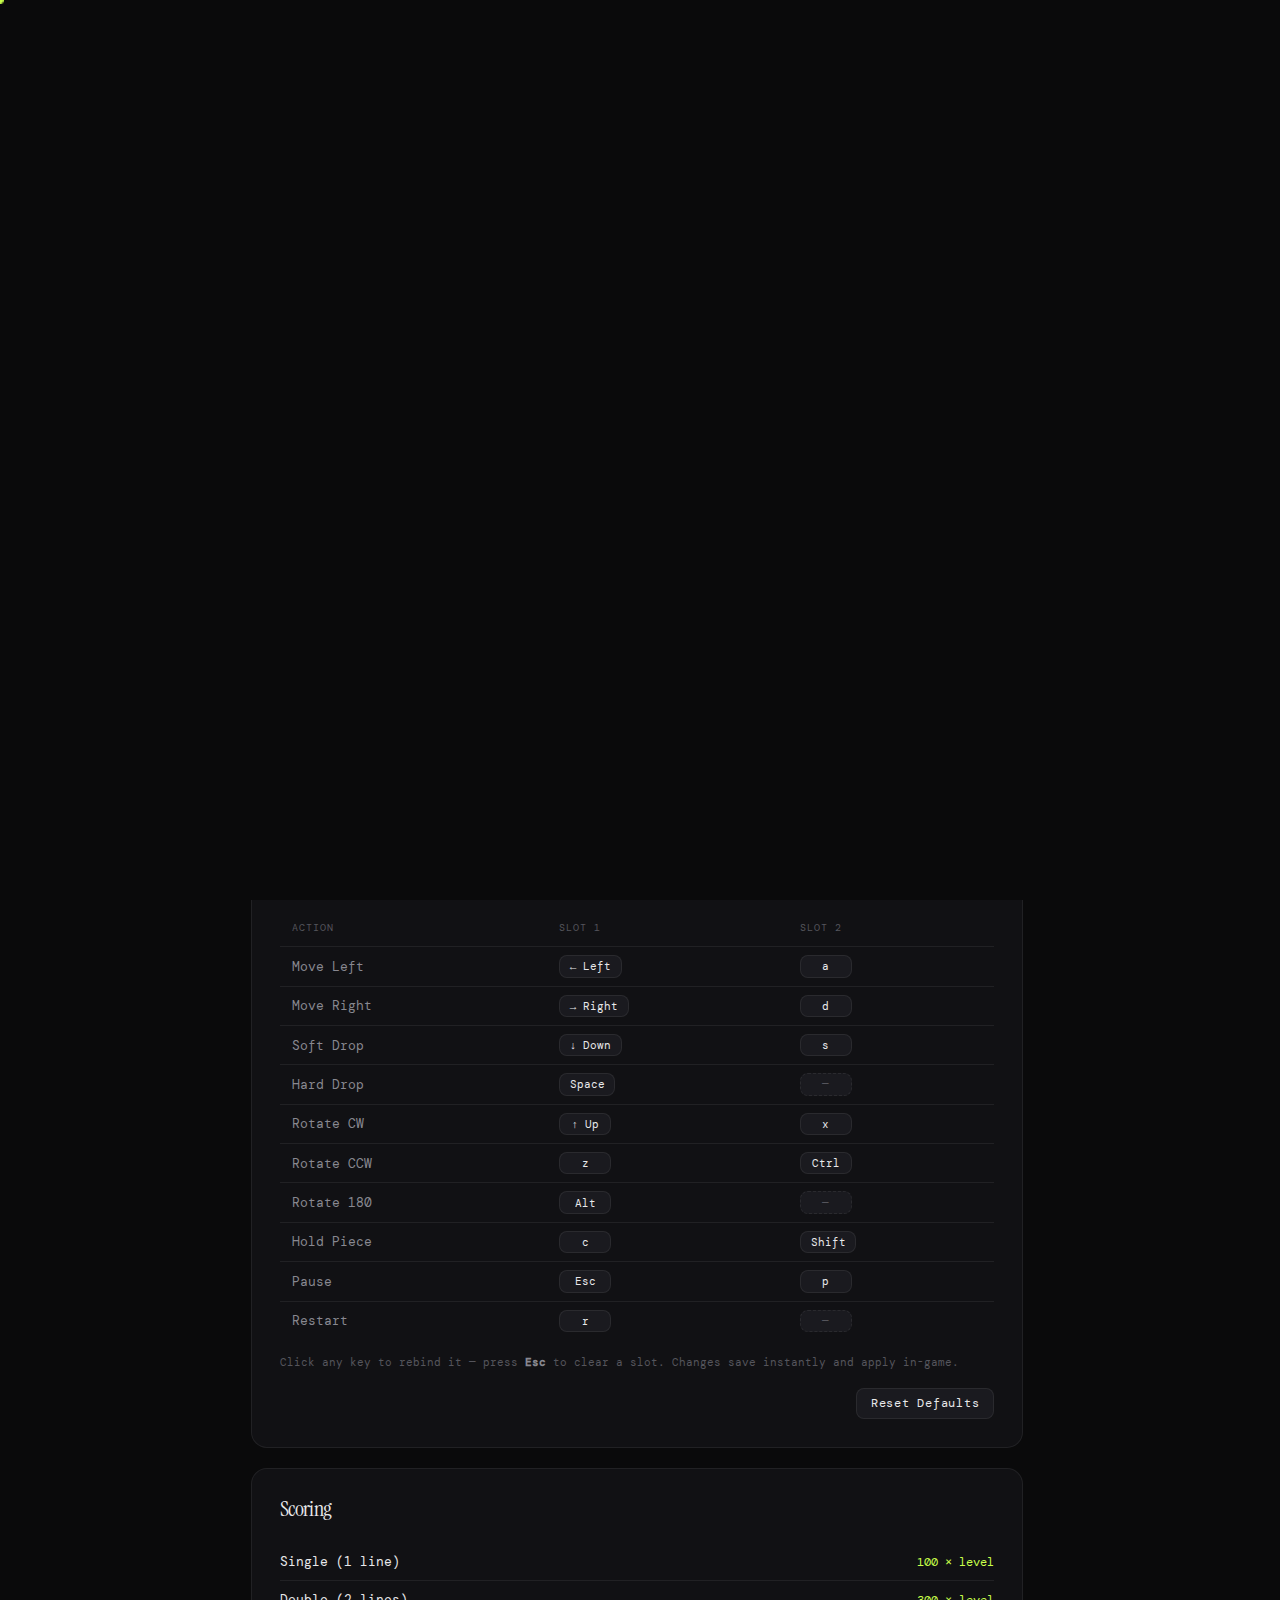
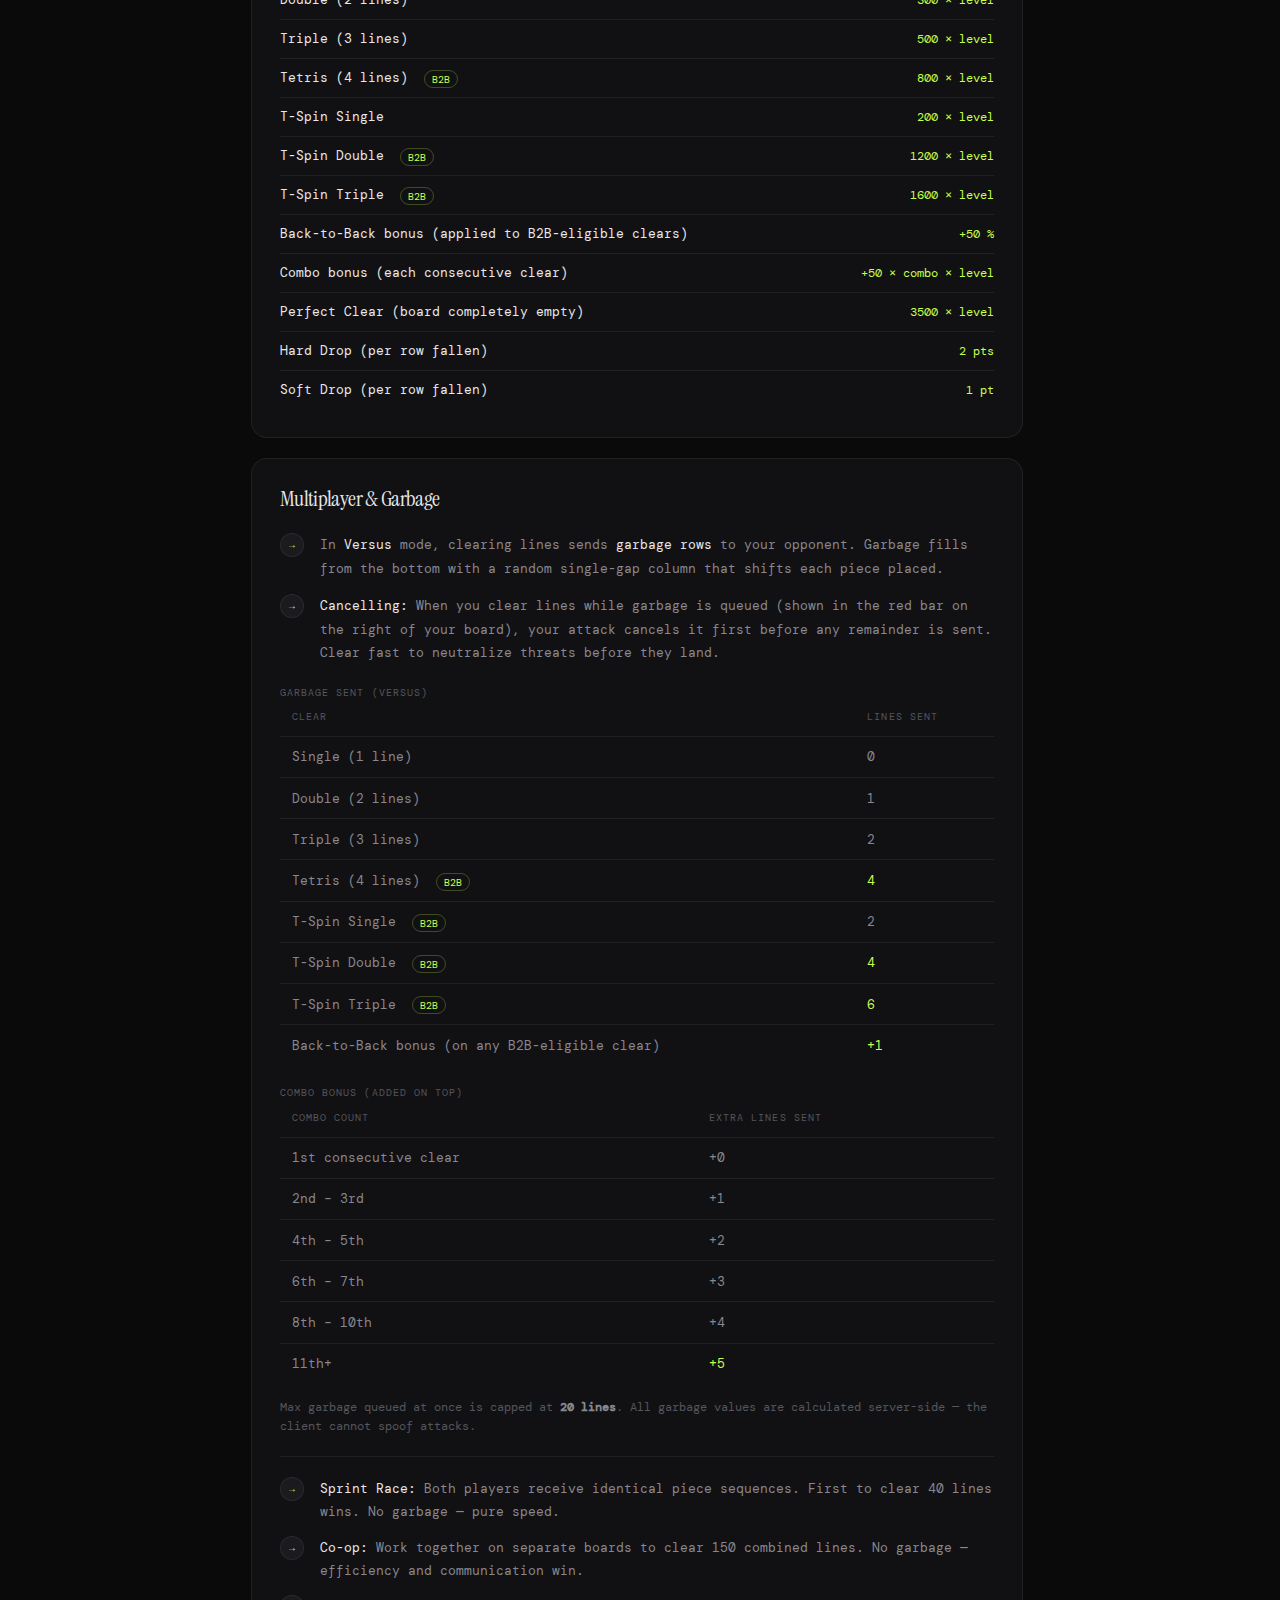
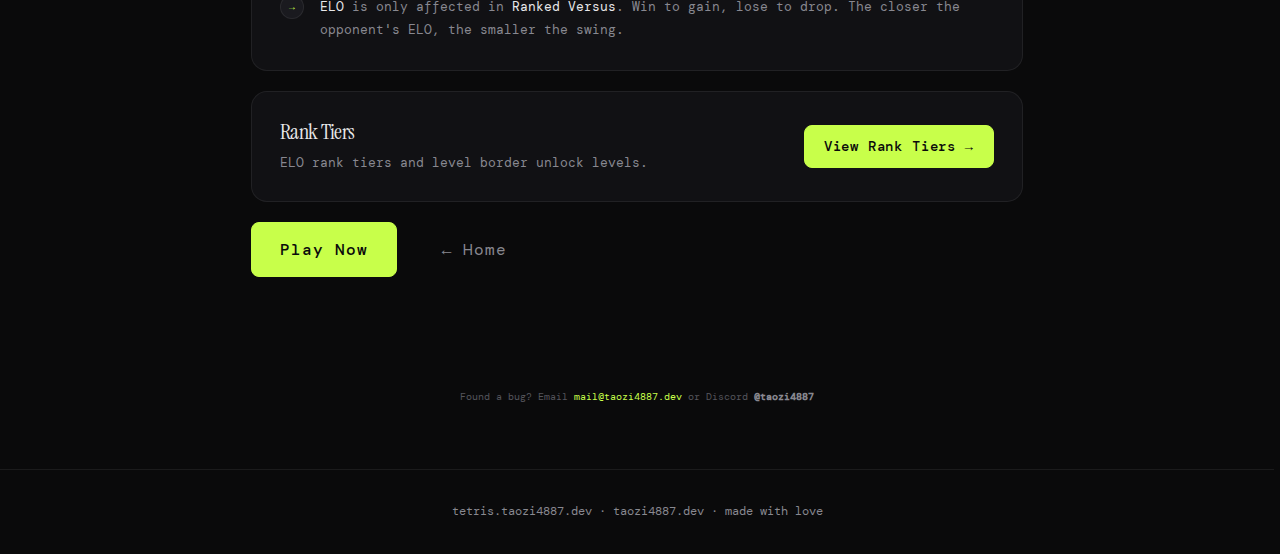
<file: tetris-site/frontend/controls.html>
﻿<!DOCTYPE html>
<html lang="en">
<head>
  <meta charset="UTF-8">
  <link rel="icon" href="favicon.svg" type="image/svg+xml">
  <meta name="viewport" content="width=device-width, initial-scale=1.0">
  <title>Controls &amp; Guide - Taotris</title>
  <meta name="description" content="Learn how to play Taotris - keyboard controls, scoring, T-Spins, multiplayer rules, and ELO rankings explained.">
  <link rel="canonical" href="https://tetris.taozi4887.dev/controls.html">
  <link rel="icon" type="image/png" href="logo.png">
  <link rel="stylesheet" href="style.css">
  <script src="cursor.js" defer></script>
  <script type="module" src="notifications.js"></script>
  <style>
    .section-card {
      background: var(--bg2);
      border: 1px solid var(--border);
      border-radius: var(--radius-lg);
      padding: 1.75rem;
      margin-bottom: 1.25rem;
    }
    .section-card h3 {
      font-family: var(--serif);
      font-size: 1.35rem;
      letter-spacing: -.03em;
      margin-bottom: 1.25rem;
    }

    /* Steps */
    .step { display: flex; gap: 1rem; margin-bottom: .875rem; align-items: flex-start; }
    .step-n {
      width: 24px; height: 24px; border-radius: 50%;
      background: var(--bg3); border: 1px solid var(--border);
      display: flex; align-items: center; justify-content: center;
      font-size: .6rem; color: var(--accent); flex-shrink: 0;
    }
    .step-body { font-size: .84rem; color: var(--text2); line-height: 1.75; }
    .step-body strong { color: var(--text); font-weight: 400; }

    /* Key table */
    .key-table { width: 100%; border-collapse: collapse; font-size: .82rem; }
    .key-table th {
      font-size: .65rem; color: var(--text3); text-transform: uppercase;
      letter-spacing: .1em; font-weight: 400;
      padding: 0 .75rem .625rem; text-align: left;
      border-bottom: 1px solid var(--border);
    }
    .key-table td { padding: .6rem .75rem; border-bottom: 1px solid var(--border); }
    .key-table tr:last-child td { border-bottom: none; }
    .key-table td:first-child { color: var(--text2); }
    .kbd {
      background: var(--bg3); border: 1px solid var(--border);
      border-radius: var(--radius); padding: .15rem .5rem;
      font-family: var(--mono); font-size: .65rem; color: var(--text);
      display: inline-block; margin: 0 .1rem;
    }

    /* Rebind table */
    .rebind-table { width: 100%; border-collapse: collapse; font-size: .82rem; }
    .rebind-table th {
      font-size: .65rem; color: var(--text3); text-transform: uppercase;
      letter-spacing: .1em; font-weight: 400;
      padding: 0 .75rem .625rem; text-align: left;
      border-bottom: 1px solid var(--border);
    }
    .rebind-table td { padding: .5rem .75rem; border-bottom: 1px solid var(--border); vertical-align: middle; }
    .rebind-table tr:last-child td { border-bottom: none; }
    .rebind-table td:first-child { color: var(--text2); }
    .rebind-slots { display: flex; gap: .4rem; }
    .kbslot {
      background: var(--bg3); border: 1px solid var(--border);
      border-radius: var(--radius); padding: .2rem .6rem;
      font-family: var(--mono); font-size: .68rem; color: var(--text);
      cursor: pointer; min-width: 52px; text-align: center;
      transition: border-color .15s, background .15s;
      white-space: nowrap;
    }
    .kbslot:hover { border-color: var(--accent); background: var(--bg2); }
    .kbslot.empty { color: var(--text3); border-style: dashed; }
    .kbslot.listening {
      border-color: var(--accent); background: rgba(200,255,74,.08);
      color: var(--accent); animation: pulse-border .7s ease infinite alternate;
    }
    @keyframes pulse-border {
      from { box-shadow: 0 0 0 1px rgba(200,255,74,.15); }
      to   { box-shadow: 0 0 0 3px rgba(200,255,74,.35); }
    }
    .rebind-hint { font-size: .7rem; color: var(--text3); margin-top: .875rem; }
    .rebind-actions { display: flex; gap: .6rem; margin-top: 1rem; justify-content: flex-end; }
    .rebind-save-notice { font-size: .7rem; color: var(--accent); opacity: 0; transition: opacity .4s; margin-right: auto; align-self: center; }
    .rebind-save-notice.show { opacity: 1; }

    /* Scoring rows */
    .score-row {
      display: flex; justify-content: space-between; align-items: baseline;
      font-size: .82rem; padding: .5rem 0;
      border-bottom: 1px solid var(--border);
    }
    .score-row:last-child { border-bottom: none; }
    .score-pts { color: var(--accent); font-family: var(--mono); font-size: .78rem; }
    .score-tag {
      font-size: .6rem; padding: .1rem .45rem; border-radius: 999px;
      border: 1px solid rgba(200,255,74,.25); color: var(--accent);
      margin-left: .5rem; vertical-align: middle;
    }

    /* Rank table */
    .rank-table { width: 100%; border-collapse: collapse; font-size: .82rem; }
    .rank-table th {
      font-size: .65rem; color: var(--text3); text-transform: uppercase;
      letter-spacing: .1em; font-weight: 400;
      padding: 0 .75rem .625rem; text-align: left;
      border-bottom: 1px solid var(--border);
    }
    .rank-table td { padding: .5rem .75rem; border-bottom: 1px solid var(--border); color: var(--text2); }
    .rank-table tr:last-child td { border-bottom: none; }
  </style>
</head>
<body>

<!-- Navbar -->
<nav id="navbar">
  <div class="nav-inner">
    <a class="nav-logo" href="index.html">Taotris</a>
    <div class="nav-links">
      <a href="index.html">Home</a>
      <a href="leaderboard.html">Leaderboard</a>
      <a href="game.html">Play</a>
      <a href="cosmetics.html">Cosmetics</a>
      <a href="controls.html" class="active">Controls</a>
      <a href="ranks.html">Ranks</a>
      <a href="friends.html" id="navFriendsLink" style="display:none">Friends <span id="navFriendsBadge" class="badge-count hidden">0</span></a>
    </div>
    <div class="nav-user">
      <span id="navUsername" class="small muted hidden"></span>
      <a id="navAvatarLink" href="profile.html">
        <div id="navAvatar" class="nav-avatar" style="display:none"></div>
      </a>
      <a id="navLoginBtn" class="btn sm hidden" href="login.html">Sign in</a>
      <button id="navLogoutBtn" class="btn sm ghost hidden" onclick="logout()">Sign out</button>
      <button id="navSettingsBtn" class="btn sm ghost hidden" onclick="location.href='profile.html?tab=settings'">Settings</button>
    </div>
  </div>
</nav>

<!-- Page content -->
<div class="container" style="max-width:820px; padding-top:2.5rem; padding-bottom:5rem;">

  <!-- Hero -->
  <div style="margin-bottom:2rem;">
    <span class="hero-tag">Guide</span>
    <h1 style="font-family:var(--serif);font-size:clamp(2rem,6vw,3.5rem);letter-spacing:-.04em;margin:.5rem 0 .75rem;">
      Controls &amp; <em>Guide<span style="color:var(--accent)">.</span></em>
    </h1>
    <p class="muted" style="font-size:.9rem;">Everything you need to start and improve - from basic controls to advanced multiplayer strategy.</p>
  </div>

  <!-- How to Play -->
  <div class="section-card">
    <h3>How to Play</h3>
    <div class="step">
      <div class="step-n">1</div>
      <div class="step-body"><strong>Tetrominoes</strong> fall from the top of the board. Move and rotate them to fill complete horizontal rows. Completed rows are cleared and score points.</div>
    </div>
    <div class="step">
      <div class="step-n">2</div>
      <div class="step-body">Clearing <strong>multiple rows at once</strong> scores much more. A <strong>Tetris</strong> (4 rows at once with the I-piece) gives the highest base points.</div>
    </div>
    <div class="step">
      <div class="step-n">3</div>
      <div class="step-body">Use <strong>Hold</strong> (<kbd class="kbd">C</kbd> or <kbd class="kbd">Shift</kbd>) to set aside the current piece for later use. You can swap once per piece placement.</div>
    </div>
    <div class="step">
      <div class="step-n">4</div>
      <div class="step-body"><strong>T-Spins</strong> use the SRS wall-kick system to rotate pieces into tight gaps. T-Spin Doubles (TSD) and Triples (TST) score massively and are key to high-level play.</div>
    </div>
    <div class="step">
      <div class="step-n">5</div>
      <div class="step-body">Consecutive difficult clears (Tetrises, T-Spins) build a <strong>Back-to-Back (B2B)</strong> chain, adding a 1.5× multiplier. Breaking the chain resets it.</div>
    </div>
    <div class="step">
      <div class="step-n">6</div>
      <div class="step-body">Gravity increases every 10 lines. At higher levels pieces fall and lock nearly instantly - plan moves quickly or use <strong>Hard Drop</strong> to lock immediately.</div>
    </div>
    <div class="step">
      <div class="step-n">7</div>
      <div class="step-body">The game ends when pieces stack above the <strong>top of the visible board</strong>. In Versus, the last player alive wins the match and ELO.</div>
    </div>
  </div>

  <!-- Keyboard Controls -->
  <div class="section-card">
    <h3>Keyboard Controls</h3>
    <table class="rebind-table" id="rebindTable">
      <thead>
        <tr><th>Action</th><th>Slot 1</th><th>Slot 2</th></tr>
      </thead>
      <tbody id="rebindBody"></tbody>
    </table>
    <p class="rebind-hint">Click any key to rebind it — press <strong style="color:var(--text2)">Esc</strong> to clear a slot. Changes save instantly and apply in-game.</p>
    <div class="rebind-actions">
      <span class="rebind-save-notice" id="rebindSaveNotice">✓ Saved</span>
      <button class="btn sm" onclick="resetRebindDefaults()">Reset Defaults</button>
    </div>
  </div>

  <!-- Scoring -->
  <div class="section-card">
    <h3>Scoring</h3>
    <div class="score-row"><span>Single (1 line)</span><span class="score-pts">100 × level</span></div>
    <div class="score-row"><span>Double (2 lines)</span><span class="score-pts">300 × level</span></div>
    <div class="score-row"><span>Triple (3 lines)</span><span class="score-pts">500 × level</span></div>
    <div class="score-row">
      <span>Tetris (4 lines) <span class="score-tag">B2B</span></span>
      <span class="score-pts">800 × level</span>
    </div>
    <div class="score-row"><span>T-Spin Single</span><span class="score-pts">200 × level</span></div>
    <div class="score-row">
      <span>T-Spin Double <span class="score-tag">B2B</span></span>
      <span class="score-pts">1200 × level</span>
    </div>
    <div class="score-row">
      <span>T-Spin Triple <span class="score-tag">B2B</span></span>
      <span class="score-pts">1600 × level</span>
    </div>
    <div class="score-row"><span>Back-to-Back bonus (applied to B2B-eligible clears)</span><span class="score-pts">+50 %</span></div>
    <div class="score-row"><span>Combo bonus (each consecutive clear)</span><span class="score-pts">+50 × combo × level</span></div>
    <div class="score-row"><span>Perfect Clear (board completely empty)</span><span class="score-pts">3500 × level</span></div>
    <div class="score-row"><span>Hard Drop (per row fallen)</span><span class="score-pts">2 pts</span></div>
    <div class="score-row"><span>Soft Drop (per row fallen)</span><span class="score-pts">1 pt</span></div>
  </div>

  <!-- Multiplayer & Garbage -->
  <div class="section-card">
    <h3>Multiplayer &amp; Garbage</h3>
    <div class="step">
      <div class="step-n">→</div>
      <div class="step-body">In <strong>Versus</strong> mode, clearing lines sends <strong>garbage rows</strong> to your opponent. Garbage fills from the bottom with a random single-gap column that shifts each piece placed.</div>
    </div>
    <div class="step">
      <div class="step-n">→</div>
      <div class="step-body"><strong>Cancelling:</strong> When you clear lines while garbage is queued (shown in the red bar on the right of your board), your attack cancels it first before any remainder is sent. Clear fast to neutralize threats before they land.</div>
    </div>

    <!-- Attack table -->
    <div style="margin:1.25rem 0 .5rem;font-size:.65rem;text-transform:uppercase;letter-spacing:.1em;color:var(--text3)">Garbage Sent (Versus)</div>
    <table class="key-table">
      <thead>
        <tr><th>Clear</th><th>Lines Sent</th></tr>
      </thead>
      <tbody>
        <tr><td>Single (1 line)</td><td style="color:var(--text2);font-family:var(--mono)">0</td></tr>
        <tr><td>Double (2 lines)</td><td style="color:var(--text2);font-family:var(--mono)">1</td></tr>
        <tr><td>Triple (3 lines)</td><td style="color:var(--text2);font-family:var(--mono)">2</td></tr>
        <tr><td>Tetris (4 lines) <span class="score-tag">B2B</span></td><td style="color:var(--accent);font-family:var(--mono)">4</td></tr>
        <tr><td>T-Spin Single <span class="score-tag">B2B</span></td><td style="color:var(--text2);font-family:var(--mono)">2</td></tr>
        <tr><td>T-Spin Double <span class="score-tag">B2B</span></td><td style="color:var(--accent);font-family:var(--mono)">4</td></tr>
        <tr><td>T-Spin Triple <span class="score-tag">B2B</span></td><td style="color:var(--accent);font-family:var(--mono)">6</td></tr>
        <tr><td>Back-to-Back bonus (on any B2B-eligible clear)</td><td style="color:var(--accent);font-family:var(--mono)">+1</td></tr>
      </tbody>
    </table>

    <!-- Combo table -->
    <div style="margin:1.25rem 0 .5rem;font-size:.65rem;text-transform:uppercase;letter-spacing:.1em;color:var(--text3)">Combo Bonus (added on top)</div>
    <table class="key-table">
      <thead>
        <tr><th>Combo count</th><th>Extra lines sent</th></tr>
      </thead>
      <tbody>
        <tr><td>1st consecutive clear</td><td style="color:var(--text2);font-family:var(--mono)">+0</td></tr>
        <tr><td>2nd – 3rd</td><td style="color:var(--text2);font-family:var(--mono)">+1</td></tr>
        <tr><td>4th – 5th</td><td style="color:var(--text2);font-family:var(--mono)">+2</td></tr>
        <tr><td>6th – 7th</td><td style="color:var(--text2);font-family:var(--mono)">+3</td></tr>
        <tr><td>8th – 10th</td><td style="color:var(--text2);font-family:var(--mono)">+4</td></tr>
        <tr><td>11th+</td><td style="color:var(--accent);font-family:var(--mono)">+5</td></tr>
      </tbody>
    </table>

    <p style="font-size:.74rem;color:var(--text3);margin-top:.875rem">
      Max garbage queued at once is capped at <strong style="color:var(--text2)">20 lines</strong>. All garbage values are calculated server-side — the client cannot spoof attacks.
    </p>

    <div style="margin-top:1.25rem;border-top:1px solid var(--border);padding-top:1.25rem;display:flex;flex-direction:column;gap:.75rem;">
      <div class="step" style="margin:0">
        <div class="step-n">→</div>
        <div class="step-body"><strong>Sprint Race:</strong> Both players receive identical piece sequences. First to clear 40 lines wins. No garbage — pure speed.</div>
      </div>
      <div class="step" style="margin:0">
        <div class="step-n">→</div>
        <div class="step-body"><strong>Co-op:</strong> Work together on separate boards to clear 150 combined lines. No garbage — efficiency and communication win.</div>
      </div>
      <div class="step" style="margin:0">
        <div class="step-n">→</div>
        <div class="step-body"><strong>ELO</strong> is only affected in <strong>Ranked Versus</strong>. Win to gain, lose to drop. The closer the opponent's ELO, the smaller the swing.</div>
      </div>
    </div>
  </div>

  <!-- ELO Ranks → separate page -->
  <div class="section-card" style="display:flex;align-items:center;justify-content:space-between;gap:1rem;flex-wrap:wrap">
    <div>
      <h3 style="margin-bottom:.4rem">Rank Tiers</h3>
      <p style="font-size:.82rem;color:var(--text2);margin:0">ELO rank tiers and level border unlock levels.</p>
    </div>
    <a href="ranks.html" class="btn primary">View Rank Tiers →</a>
  </div>

  <!-- CTA -->
  <div style="display:flex;gap:1rem;flex-wrap:wrap;margin-top:.5rem;">
    <a href="game.html" class="btn primary lg">Play Now</a>
    <a href="index.html" class="btn ghost lg">← Home</a>
  </div>

</div>

<p style="font-size:.62rem;color:var(--text3);text-align:center;margin-top:2rem">Found a bug? Email <a href="mailto:mail@taozi4887.dev" style="color:var(--accent)" class="">mail@taozi4887.dev</a> or Discord <strong style="color:var(--text2)">@taozi4887</strong></p>

<footer id="footer">
  <div class="container">
    <p>tetris.taozi4887.dev &middot; <a href="https://taozi4887.dev" rel="noopener">taozi4887.dev</a> &middot; made with love</p>
  </div>
</footer>

<div id="toast-container"></div>

<script>
// ── Keybind system (mirrors game.html — same localStorage key: tetrisSettings3) ──
const KEYBIND_DEFS = [
  { id: 'left',       label: 'Move Left',    defaults: ['ArrowLeft',  'a'] },
  { id: 'right',      label: 'Move Right',   defaults: ['ArrowRight', 'd'] },
  { id: 'softDrop',   label: 'Soft Drop',    defaults: ['ArrowDown',  's'] },
  { id: 'hardDrop',   label: 'Hard Drop',    defaults: [' ',          ''] },
  { id: 'rotateCW',   label: 'Rotate CW',    defaults: ['ArrowUp',    'x'] },
  { id: 'rotateCCW',  label: 'Rotate CCW',   defaults: ['z',      'Control'] },
  { id: 'rotateCCW2', label: 'Rotate 180',    defaults: ['Alt',        ''] },
  { id: 'hold',       label: 'Hold Piece',   defaults: ['c',      'Shift'] },
  { id: 'pause',      label: 'Pause',        defaults: ['Escape',     'p'] },
  { id: 'restart',    label: 'Restart',      defaults: ['r',          ''] },
];

const KEY_DISPLAY = {
  ' ': 'Space', ArrowLeft: '← Left', ArrowRight: '→ Right',
  ArrowUp: '↑ Up', ArrowDown: '↓ Down', Escape: 'Esc',
  Control: 'Ctrl', Shift: 'Shift', Alt: 'Alt',
  Tab: 'Tab', CapsLock: 'Caps',
};
const displayKey = k => KEY_DISPLAY[k] || k || '';

let keybinds = {};
let _listening = null; // { defId, slotIndex, btnEl }

function loadKeybinds() {
  const defaults = {};
  KEYBIND_DEFS.forEach(d => { defaults[d.id] = [...d.defaults]; });
  keybinds = { ...defaults };
  try {
    const raw = localStorage.getItem('tetrisSettings3');
    if (raw) {
      const s = JSON.parse(raw);
      if (s.keybinds) Object.assign(keybinds, s.keybinds);
    }
  } catch {}
}

function saveKeybinds() {
  try {
    let s = {};
    try { s = JSON.parse(localStorage.getItem('tetrisSettings3') || '{}'); } catch {}
    s.keybinds = keybinds;
    localStorage.setItem('tetrisSettings3', JSON.stringify(s));
  } catch {}
  // Flash the save notice
  const notice = document.getElementById('rebindSaveNotice');
  if (notice) {
    notice.classList.add('show');
    clearTimeout(notice._t);
    notice._t = setTimeout(() => notice.classList.remove('show'), 1500);
  }
}

function buildRebindTable() {
  const tbody = document.getElementById('rebindBody');
  if (!tbody) return;
  tbody.innerHTML = '';
  KEYBIND_DEFS.forEach(def => {
    const keys = keybinds[def.id] || def.defaults;
    const tr = document.createElement('tr');
    const tdLabel = document.createElement('td');
    tdLabel.textContent = def.label;
    tr.appendChild(tdLabel);
    for (let i = 0; i < 2; i++) {
      const k = keys[i] || '';
      const td = document.createElement('td');
      const btn = document.createElement('button');
      btn.className = 'kbslot' + (k ? '' : ' empty');
      btn.textContent = displayKey(k) || '—';
      btn.addEventListener('click', () => startListening(def.id, i, btn));
      td.appendChild(btn);
      tr.appendChild(td);
    }
    tbody.appendChild(tr);
  });
}

function startListening(defId, slotIndex, btnEl) {
  if (_listening) {
    _listening.btnEl.classList.remove('listening');
    const cur = keybinds[_listening.defId]?.[_listening.slotIndex] || '';
    _listening.btnEl.textContent = displayKey(cur) || '—';
    _listening.btnEl.className = 'kbslot' + (cur ? '' : ' empty');
  }
  _listening = { defId, slotIndex, btnEl };
  btnEl.classList.add('listening');
  btnEl.textContent = 'Press key…';
}

document.addEventListener('keydown', e => {
  if (!_listening) return;
  e.preventDefault(); e.stopPropagation();
  const { defId, slotIndex, btnEl } = _listening;
  _listening = null;
  btnEl.classList.remove('listening');

  if (e.key === 'Escape') {
    if (!keybinds[defId]) keybinds[defId] = ['', ''];
    keybinds[defId][slotIndex] = '';
  } else {
    // Clear duplicate from any other slot
    for (const [id, ks] of Object.entries(keybinds)) {
      for (let i = 0; i < ks.length; i++) {
        if (ks[i] === e.key && !(id === defId && i === slotIndex)) ks[i] = '';
      }
    }
    if (!keybinds[defId]) keybinds[defId] = ['', ''];
    keybinds[defId][slotIndex] = e.key;
  }
  saveKeybinds();
  buildRebindTable();
});

function resetRebindDefaults() {
  KEYBIND_DEFS.forEach(d => { keybinds[d.id] = [...d.defaults]; });
  saveKeybinds();
  buildRebindTable();
}

loadKeybinds();
document.addEventListener('DOMContentLoaded', buildRebindTable);
</script>
<script type="module">
  import { injectNavUser } from './api.js';
  async function init() {
    await injectNavUser(null);
  }
  window.logout = async () => {
    try { const { default: API } = await import('./api.js'); await API.auth.logout(); } catch {}
    location.reload();
  };
  init();
</script>
</body>
</html>
</file>
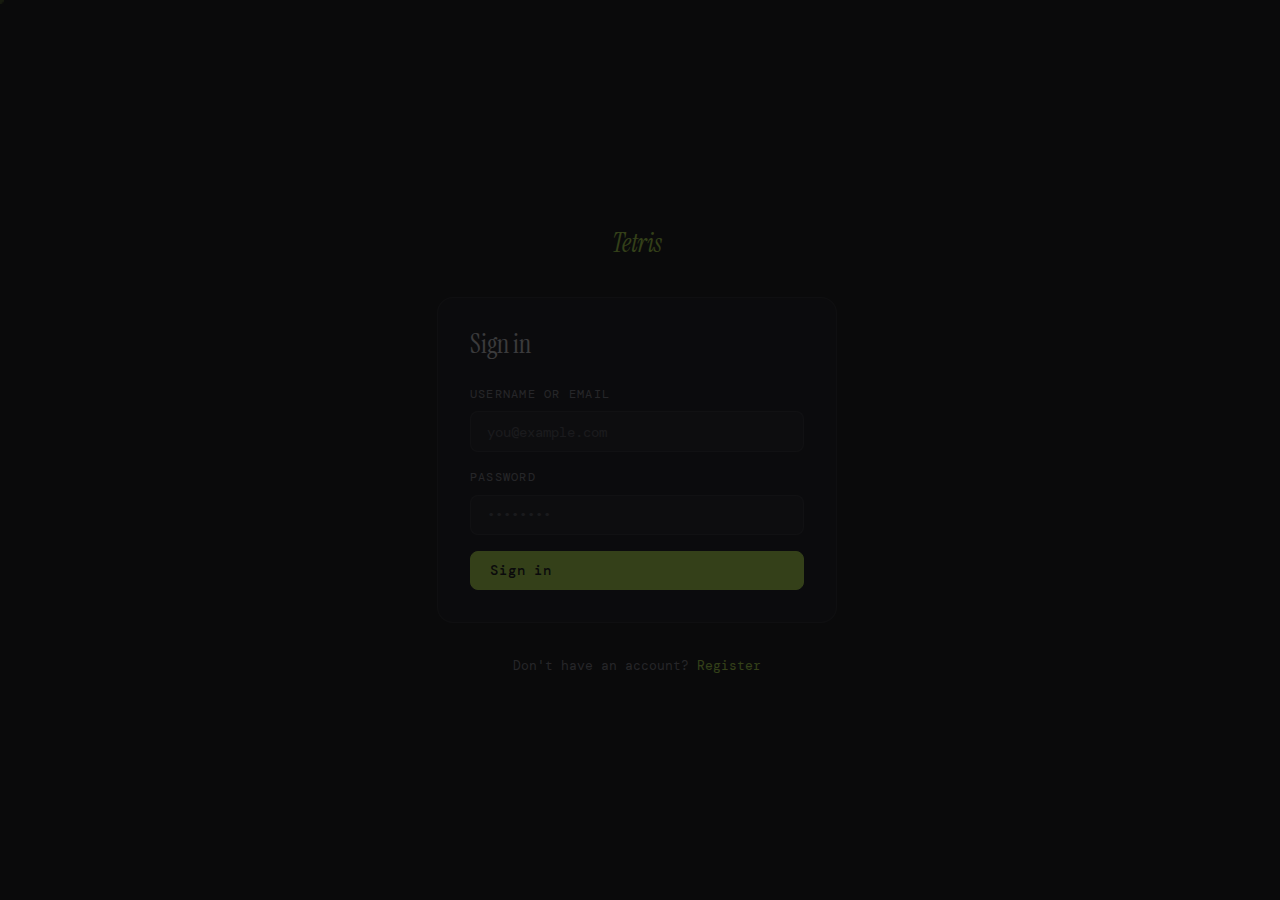
<file: tetris-site/frontend/friends.html>
﻿<!DOCTYPE html>
<html lang="en">
<head>
  <meta charset="UTF-8">
  <link rel="icon" href="favicon.svg" type="image/svg+xml">
  <meta name="viewport" content="width=device-width, initial-scale=1.0">
  <title>Friends & Inbox - Taotris</title>
  <link rel="stylesheet" href="style.css">
  <script src="cursor.js" defer></script>
  <style>
    .section-header {
      display: flex; justify-content: space-between; align-items: center;
      margin-bottom: 1rem;
    }
    .badge-count {
      background: var(--accent2); color: #fff;
      font-size: .65rem; padding: .1rem .45rem;
      border-radius: 999px; font-weight: 500;
    }
    .challenge-mode {
      background: var(--bg4); border-radius: var(--radius);
      padding: .15rem .55rem; font-size: .72rem; color: var(--text2);
      text-transform: uppercase; letter-spacing: .08em;
    }
    .empty-state {
      text-align: center; padding: 2.5rem;
      color: var(--text3); font-size: .85rem;
    }
    .friend-status {
      width: 8px; height: 8px; border-radius: 50%;
      background: var(--text3); flex-shrink: 0;
      title: '';
    }
    .friend-status.online  { background: var(--accent3); box-shadow: 0 0 6px rgba(61,220,132,.5); }
    .friend-status.ingame  { background: var(--accent);  box-shadow: 0 0 6px rgba(200,255,74,.5); }
    .add-friend-row {
      display: flex; gap: .5rem; margin-bottom: 1.5rem;
    }
    .add-friend-row .input { flex: 1; }
    /* ── Modals ── */
    .modal-backdrop {
      position: fixed; inset: 0; z-index: 400;
      background: rgba(10,10,11,.82); backdrop-filter: blur(8px);
      display: flex; align-items: center; justify-content: center;
      animation: fadeIn .15s ease both;
    }
    .modal-backdrop.hidden { display: none; }
    @keyframes fadeIn { from { opacity: 0 } to { opacity: 1 } }
    .modal-box {
      background: var(--bg2); border: 1px solid var(--border);
      border-radius: var(--radius-lg); padding: 1.75rem 2rem;
      width: 100%; max-width: 360px; display: flex; flex-direction: column; gap: 1rem;
    }
    .modal-title { font-family: var(--serif); font-size: 1.25rem; margin: 0; }
    .modal-sub { font-size: .82rem; color: var(--text2); }
    .modal-actions { display: flex; gap: .6rem; justify-content: flex-end; flex-wrap: wrap; }
    .mode-select-grid { display: grid; grid-template-columns: repeat(3, 1fr); gap: .5rem; }
    .mode-btn {
      background: var(--bg3); border: 1px solid var(--border);
      border-radius: var(--radius); padding: .6rem .5rem;
      color: var(--text); cursor: pointer; transition: all .15s;
      font-size: .78rem; text-align: center;
    }
    .mode-btn:hover { border-color: var(--accent); color: var(--accent); }
    .mode-btn.selected { border-color: var(--accent); background: rgba(200,255,74,.07); color: var(--accent); }    .challenge-timer {
      font-size: .65rem; color: var(--text3); font-variant-numeric: tabular-nums;
      letter-spacing: .04em; margin-top: .25rem;
    }
    .challenge-timer.urgent { color: var(--accent2); }  </style>
</head>
<body>

<!-- Navbar -->
<nav id="navbar">
  <div class="nav-inner">
    <a class="nav-logo" href="index.html">Taotris</a>
    <div class="nav-links">
      <a href="index.html">Home</a>
      <a href="leaderboard.html">Leaderboard</a>
      <a href="game.html">Play</a>
      <a href="controls.html">Controls</a>
      <a href="ranks.html">Ranks</a>
      <a href="friends.html" class="active">Friends</a>
    </div>
    <div class="nav-user">
      <span id="navUsername" class="small muted hidden"></span>
      <a id="navAvatarLink" href="profile.html">
        <div id="navAvatar" class="nav-avatar" style="display:none"></div>
      </a>
      <a id="navLoginBtn" class="btn sm" href="login.html">Sign in</a>
      <button id="navLogoutBtn" class="btn sm ghost hidden" onclick="doLogout()">Sign out</button>
      <button id="navSettingsBtn" class="btn sm ghost hidden" onclick="location.href='profile.html?tab=settings'">Settings</button>
    </div>
  </div>
</nav>

<div class="container" style="max-width:820px">
  <div class="page-header">
    <h2>Friends &amp; Inbox</h2>
  </div>

  <!-- Tabs -->
  <div class="tabs">
    <button class="tab-btn active" onclick="switchTab('friends')">Friends</button>
    <button class="tab-btn" id="inboxTabBtn" onclick="switchTab('inbox')">
      Inbox <span id="inboxCount" class="badge-count hidden">0</span>
    </button>
    <button class="tab-btn" onclick="switchTab('requests')">
      Requests <span id="reqCount" class="badge-count hidden">0</span>
    </button>
  </div>

  <!-- Friends tab -->
  <div id="tabFriends">
    <div class="add-friend-row">
      <input id="addInput" class="input" type="text" placeholder="Username to add…">
      <button class="btn primary" onclick="sendRequest()">Add Friend</button>
    </div>
    <div id="friendsGrid" class="friend-grid">
      <p class="dimmed small">Loading…</p>
    </div>
  </div>

  <!-- Inbox tab -->
  <div id="tabInbox" class="hidden">
    <p class="small muted mb-m">Pending challenge invites from friends.</p>
    <div id="inboxList" class="flex col gap-s">
      <p class="dimmed small">Loading…</p>
    </div>
  </div>

  <!-- Requests tab -->
  <div id="tabRequests" class="hidden">
    <p class="small muted mb-m">Incoming friend requests.</p>
    <div id="reqList" class="flex col gap-s">
      <p class="dimmed small">Loading…</p>
    </div>
  </div>
</div>

<p style="font-size:.62rem;color:var(--text3);text-align:center;margin-top:2rem">Found a bug? Email <a href="mailto:mail@taozi4887.dev" style="color:var(--accent)" class="">mail@taozi4887.dev</a> or Discord <strong style="color:var(--text2)">@taozi4887</strong></p>

<footer id="footer">
  <div class="container"><p>tetris.taozi4887.dev · <a href="index.html">Home</a></p></div>
</footer>
<div id="toast-container"></div>

<script type="module">
  import API, { getMe, injectNavUser, getRank, fmtNum, toast, forgetChallenge, getLevel, levelBadgeHTML } from './api.js';

  let me = null;

  let _autoRefreshInterval = null;
  let _lastInboxIds = null;

  async function init() {
    me = await injectNavUser(null);
    if (!me) { location.href = 'login.html?redir=friends.html'; return; }
    await loadAll();
    // Auto-refresh every 5 s so the Watch button appears quickly when a friend starts a game
    _autoRefreshInterval = setInterval(loadAll, 5_000);
    window.addEventListener('challengeUpdate', loadAll);
  }

  async function loadAll() {
    try {
      const [friendsData, inboxData] = await Promise.all([
        API.friends.list(),
        API.inbox.list(),
      ]);

      // Backend returns all friendships in one array with status field
      const all      = friendsData.friends || [];
      const accepted = all.filter(f => f.status === 'accepted');
      const pending  = all.filter(f => f.status === 'pending');

      renderFriends(accepted, pending);
      renderInbox(inboxData.challenges || []);
    } catch (e) {
      toast(e.message, 'error');
    }
  }

  function renderFriends(accepted, pending) {
    const grid    = document.getElementById('friendsGrid');
    const reqList = document.getElementById('reqList');
    const reqCount = document.getElementById('reqCount');

    // Accepted friends grid
    if (!accepted.length) {
      grid.innerHTML = '<div class="empty-state">No friends yet.<br>Add someone by username above.</div>';
    } else {
      // Each entry: { id: friendshipRowId, status, friend: { id, username, elo, display_name, avatarUrl } }
      grid.innerHTML = accepted.map(f => friendCard(f)).join('');
    }

    // Pending requests - split by direction
    const incoming = pending.filter(f => !f.isSent);
    const outgoing = pending.filter(f =>  f.isSent);
    if (incoming.length) {
      reqCount.textContent = incoming.length;
      reqCount.classList.remove('hidden');
    } else {
      reqCount.classList.add('hidden');
    }

    let html = '';
    if (incoming.length) {
      incoming.forEach(f => {
        const u = f.friend;
        html += `
          <div class="challenge-item" id="req-${f.id}">
            <div>
              <div class="challenge-from">
                <a href="profile.html?u=${encodeURIComponent(u.username)}">${escHtml(u.display_name || u.username)}</a>
                wants to be your friend
              </div>
              <div class="small muted">@${escHtml(u.username)}</div>
            </div>
            <div class="challenge-actions">
              <button class="btn sm primary" onclick="respondFriend('${f.id}','accept')">Accept</button>
              <button class="btn sm ghost"   onclick="respondFriend('${f.id}','decline')">Decline</button>
            </div>
          </div>`;
      });
    }
    if (outgoing.length) {
      if (incoming.length) html += '<p class="small muted" style="margin:1rem 0 .5rem">Sent requests</p>';
      outgoing.forEach(f => {
        const u = f.friend;
        html += `
          <div class="challenge-item" id="req-${f.id}">
            <div>
              <div class="challenge-from">
                Request sent to <a href="profile.html?u=${encodeURIComponent(u.username)}">${escHtml(u.display_name || u.username)}</a>
              </div>
              <div class="small muted">@${escHtml(u.username)} &middot; waiting for response</div>
            </div>
            <div class="challenge-actions">
              <button class="btn sm ghost" onclick="respondFriend('${f.id}','decline')">Cancel</button>
            </div>
          </div>`;
      });
    }
    if (!incoming.length && !outgoing.length) {
      html = '<div class="empty-state">No pending requests.</div>';
    }
    reqList.innerHTML = html;
  }

  // f = { id: friendshipRowId, friend: { id, username, elo, display_name, avatarUrl, online, inGame, roomCode } }
  function friendCard(f) {
    const u    = f.friend;
    const rank = getRank(u.elo || 1000);
    const avSrc = u.avatar_url ? (u.avatar_url.startsWith('http') ? u.avatar_url : API.BASE + u.avatar_url) : '';
    const avContent = avSrc
      ? `<img class="avatar sm" src="${avSrc}" alt="" onerror="this.style.display='none'">`
      : `<div class="avatar sm flex-center" style="font-size:.75rem;color:var(--text3)">${(u.username||'?').slice(0,2).toUpperCase()}</div>`;
    const statusClass = u.inGame ? 'ingame' : (u.online ? 'online' : '');
    const statusTitle = u.inGame ? 'In a game' : (u.online ? 'Online' : 'Offline');
    const watchBtn = u.inGame && u.roomCode
      ? `<a class="btn sm ghost" href="game.html?spectate=${encodeURIComponent(u.roomCode)}" title="Spectate this match">👁 Watch</a>`
      : '';
    return `
      <div class="friend-card">
        <div class="friend-status ${statusClass}" title="${statusTitle}"></div>
        ${avContent}
        <div class="info">
          <div class="name">${levelBadgeHTML(getLevel(u.xp||0))} <a href="profile.html?u=${encodeURIComponent(u.username)}">${escHtml(u.display_name || u.username)}</a></div>
          <div class="elo-small"><span class="rank-badge ${rank.name}" style="font-size:.6rem">${rank.name}</span> ${fmtNum(u.elo)} ELO</div>
        </div>
        <div class="actions">
          ${watchBtn}
          <button class="btn sm" onclick="challenge('${escHtml(u.username)}','${escHtml(u.display_name || u.username)}')">⚔ Challenge</button>
          <button class="btn sm ghost" onclick="removeFriend('${u.id}','${escHtml(u.display_name || u.username)}')">Remove</button>
        </div>
      </div>`;
  }

  function renderInbox(challenges) {
    const inboxList  = document.getElementById('inboxList');
    const inboxCount = document.getElementById('inboxCount');
    const newIds = challenges.map(c => String(c.id)).sort().join(',');
    if (newIds === _lastInboxIds) return; // no change, skip re-render
    _lastInboxIds = newIds;
    if (challenges.length) {
      inboxCount.textContent = challenges.length;
      inboxCount.classList.remove('hidden');
      inboxList.innerHTML = challenges.map(c => {
        const fromName    = c.from?.display_name || c.from?.username || c.from_username || '?';
        const fromUser    = c.from?.username || c.from_username || '?';
        const eloStr      = c.from?.elo != null ? ` <span class="small muted">${c.from.elo} ELO</span>` : '';
        const expiresAt   = c.expires_at ? new Date(c.expires_at).getTime() : 0;
        return `
          <div class="challenge-item" id="ch-${c.id}" data-expires="${expiresAt}">
            <div style="flex:1;min-width:0">
              <div class="challenge-from">
                <a href="profile.html?u=${encodeURIComponent(fromUser)}">${escHtml(fromName)}</a>${eloStr}
                challenged you
              </div>
              <div class="flex gap-s mt-s" style="align-items:center">
                <span class="challenge-mode">${c.mode}</span>
                ${c.message ? `<span class="small muted">&ldquo;${escHtml(c.message)}&rdquo;</span>` : ''}
              </div>
              <div class="challenge-timer" id="ch-timer-${c.id}">...</div>
            </div>
            <div class="challenge-actions">
              <button class="btn sm primary" onclick="respondChallenge('${c.id}','accept')">Accept</button>
              <button class="btn sm ghost"   onclick="respondChallenge('${c.id}','decline')">Decline</button>
            </div>
          </div>`;
      }).join('');
      startInboxCountdowns();
    } else {
      inboxCount.classList.add('hidden');
      inboxList.innerHTML = '<div class="empty-state">No pending challenges.</div>';
    }
  }

  let _countdownInterval = null;
  function startInboxCountdowns() {
    clearInterval(_countdownInterval);
    _countdownInterval = setInterval(() => {
      const now = Date.now();
      document.querySelectorAll('[data-expires]').forEach(el => {
        const expires = parseInt(el.dataset.expires);
        if (!expires) return;
        const rem = Math.max(0, Math.floor((expires - now) / 1000));
        const timerEl = el.querySelector('.challenge-timer');
        if (!timerEl) return;
        if (rem <= 0) {
          el.remove();
          // Check if inboxList is now empty
          const list = document.getElementById('inboxList');
          if (list && !list.querySelector('.challenge-item')) {
            list.innerHTML = '<div class="empty-state">No pending challenges.</div>';
            document.getElementById('inboxCount')?.classList.add('hidden');
          }
        } else {
          const m = Math.floor(rem / 60);
          const s = String(rem % 60).padStart(2, '0');
          timerEl.textContent = `Expires in ${m}:${s}`;
          timerEl.className = 'challenge-timer' + (rem <= 30 ? ' urgent' : '');
        }
      });
    }, 1000);
  }

  window.switchTab = (tab) => {
    document.getElementById('tabFriends').classList.toggle('hidden',  tab !== 'friends');
    document.getElementById('tabInbox').classList.toggle('hidden',    tab !== 'inbox');
    document.getElementById('tabRequests').classList.toggle('hidden', tab !== 'requests');
    document.querySelectorAll('.tab-btn').forEach(b => b.classList.remove('active'));
    [...document.querySelectorAll('.tab-btn')].find(b => b.getAttribute('onclick')?.includes(`'${tab}'`))?.classList.add('active');
  };

  window.sendRequest = async () => {
    const username = document.getElementById('addInput').value.trim();
    if (!username) return;
    try {
      await API.friends.request({ username });
      toast(`Friend request sent to ${username}!`, 'success');
      document.getElementById('addInput').value = '';
      loadAll();
    } catch (e) { toast(e.message, 'error'); }
  };

  window.respondFriend = async (friendshipId, action) => {
    try {
      await API.friends.respond({ id: friendshipId, action });
      document.getElementById('req-' + friendshipId)?.remove();
      toast(action === 'accept' ? 'Friend added!' : 'Request declined.', 'success');
      loadAll();
    } catch (e) { toast(e.message, 'error'); }
  };

  window.removeFriend = async (userId, displayName) => {
    _pendingRemoveId = userId;
    document.getElementById('removeFriendModalSub').textContent =
      `Remove ${displayName || 'this friend'} from your friends list?`;
    document.getElementById('removeFriendModal').classList.remove('hidden');
  };

  window.confirmRemoveFriend = async () => {
    if (!_pendingRemoveId) return;
    closeModal('removeFriendModal');
    try {
      await API.friends.remove(_pendingRemoveId);
      toast('Friend removed.', 'success');
      loadAll();
    } catch (e) { toast(e.message, 'error'); }
    _pendingRemoveId = null;
  };

  let _pendingChallengeUsername = null;
  let _pendingRemoveId = null;

  window.challenge = (username, displayName) => {
    _pendingChallengeUsername = username;
    document.getElementById('challengeModalTitle').textContent =
      `Challenge ${displayName || username}`;
    // reset selection to versus
    document.querySelectorAll('.mode-btn').forEach(b => b.classList.remove('selected'));
    document.querySelector('.mode-btn[data-mode="versus"]')?.classList.add('selected');
    document.getElementById('challengeModal').classList.remove('hidden');
  };

  window.challengeSelectMode = (btn) => {
    document.querySelectorAll('.mode-btn').forEach(b => b.classList.remove('selected'));
    btn.classList.add('selected');
  };

  window.submitChallenge = async () => {
    const username = _pendingChallengeUsername;
    if (!username) return;
    const modeBtn = document.querySelector('.mode-btn.selected');
    const mode = modeBtn?.dataset.mode || 'versus';
    closeModal('challengeModal');
    try {
      const res = await API.inbox.challenge({ username, mode });
      toast(`Challenge sent! Joining lobby…`, 'success');
      // Redirect sender to game lobby - they auto-join as host
      setTimeout(() => {
        location.href = `game.html?room=${encodeURIComponent(res.room_code)}&mode=${mode}&autohost=1`;
      }, 600);
    } catch (e) { toast(e.message, 'error'); }
    _pendingChallengeUsername = null;
  };

  window.closeModal = (id) => {
    document.getElementById(id)?.classList.add('hidden');
  };

  // Close modal on backdrop click
  document.querySelectorAll('.modal-backdrop').forEach(el => {
    el.addEventListener('click', e => { if (e.target === el) el.classList.add('hidden'); });
  });

  window.respondChallenge = async (challengeId, action) => {
    try {
      const res = await API.inbox.respond({ id: challengeId, action });
      document.getElementById('ch-' + challengeId)?.remove();
      if (action === 'accept' && res.room_code) {
        forgetChallenge(challengeId);
        location.href = `game.html?mode=${res.mode}&room=${res.room_code}&autojoin=1`;
      } else {
        forgetChallenge(challengeId);
        toast('Challenge declined.', '');
      }
    } catch (e) { toast(e.message, 'error'); }
  };

  window.doLogout = async () => { try { await API.auth.logout(); } catch {} location.href = 'index.html'; };

  function escHtml(s) { return String(s).replace(/&/g,'&amp;').replace(/</g,'&lt;'); }

  init();
</script>
<!-- Challenge modal -->
<div class="modal-backdrop hidden" id="challengeModal">
  <div class="modal-box">
    <div class="modal-title" id="challengeModalTitle">Challenge</div>
    <div class="modal-sub">Select a game mode. Versus challenges are always unranked - use the <a href="game.html">matchmaking queue</a> for ranked play.</div>
    <div class="mode-select-grid">
      <button class="mode-btn selected" data-mode="versus" onclick="challengeSelectMode(this)">Versus<br><span style="font-size:.65rem;color:var(--text3)">Unranked</span></button>
      <button class="mode-btn" data-mode="sprint" onclick="challengeSelectMode(this)">Sprint<br><span style="font-size:.65rem;color:var(--text3)">40 lines</span></button>
      <button class="mode-btn" data-mode="coop" onclick="challengeSelectMode(this)">Co-op<br><span style="font-size:.65rem;color:var(--text3)">Team</span></button>
    </div>
    <div class="modal-actions">
      <button class="btn ghost" onclick="closeModal('challengeModal')">Cancel</button>
      <button class="btn primary" onclick="submitChallenge()">Send Challenge</button>
    </div>
  </div>
</div>

<!-- Remove friend confirm modal -->
<div class="modal-backdrop hidden" id="removeFriendModal">
  <div class="modal-box">
    <div class="modal-title">Remove Friend?</div>
    <div class="modal-sub" id="removeFriendModalSub">Are you sure you want to remove this friend?</div>
    <div class="modal-actions">
      <button class="btn ghost" onclick="closeModal('removeFriendModal')">Cancel</button>
      <button class="btn" style="background:var(--accent2);color:#fff" onclick="confirmRemoveFriend()">Remove</button>
    </div>
  </div>
</div>

</body>
</html>
</file>
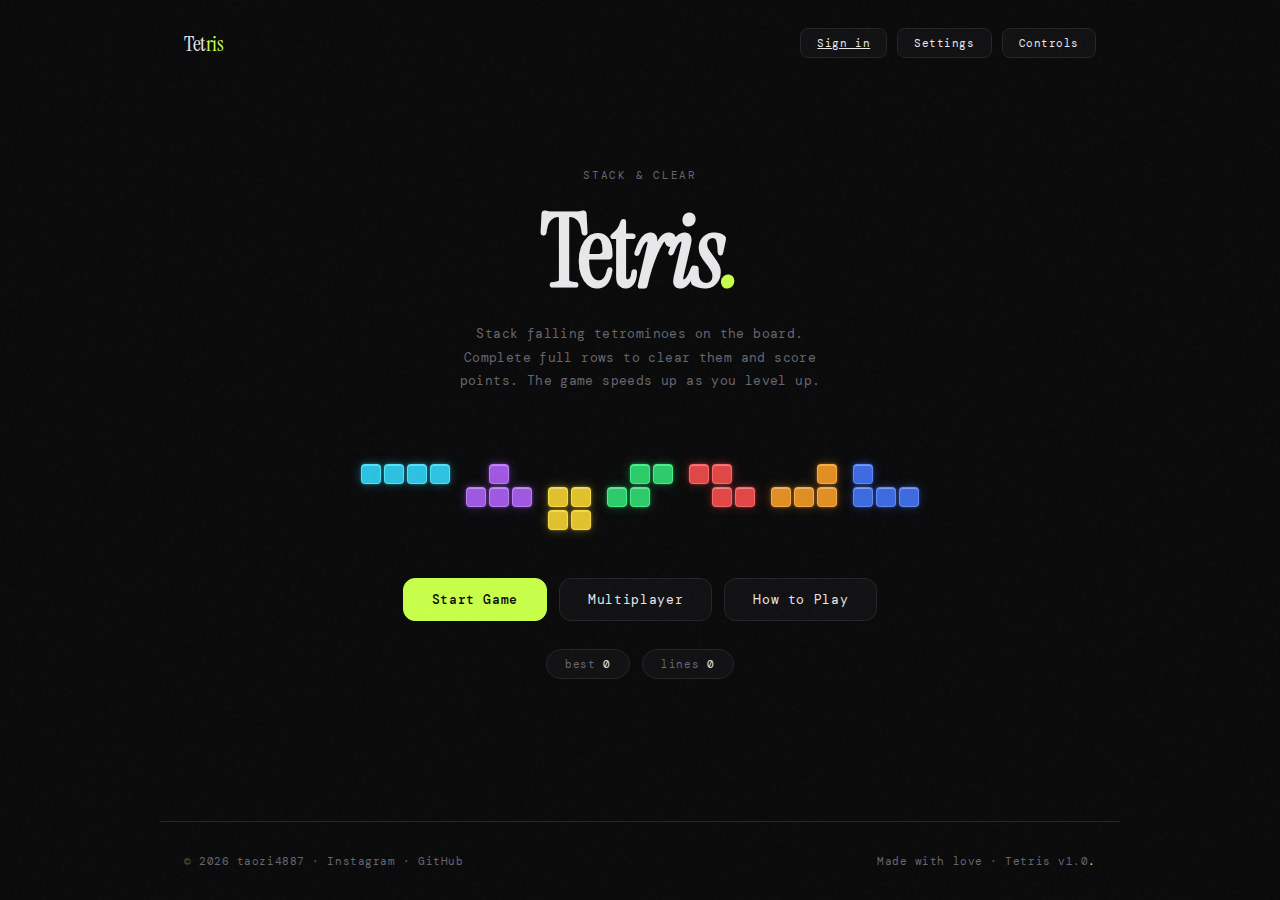
<file: tetris-site/frontend/game-engine.html>
<!DOCTYPE html>
<html lang="en">
<head>
<meta charset="UTF-8">
<meta name="viewport" content="width=device-width, initial-scale=1.0, user-scalable=no">
<title>Play - Tetris</title>
<meta name="description" content="Play ranked Tetris - sprint, versus, and co-op modes with real ELO rankings.">
<meta name="robots" content="index, follow">
<link rel="canonical" href="https://tetris.taozi4887.dev/game.html">
<link rel="icon" type="image/png" href="logo.png">
<meta property="og:title" content="Play Tetris">
<meta property="og:description" content="Sprint, versus, and co-op modes with ranked ELO.">
<meta property="og:url" content="https://tetris.taozi4887.dev/game.html">

<link href="https://fonts.googleapis.com/css2?family=Instrument+Serif:ital@0;1&family=DM+Mono:wght@300;400;500&display=swap" rel="stylesheet">
<style>
  :root {
    --bg: #0a0a0b;
    --surface: #111113;
    --surface2: #1a1a1d;
    --surface3: #222226;
    --border: #252528;
    --border2: #303035;
    --text: #e8e8ea;
    --muted: #666670;
    --accent: #c8ff4a;
    --accent2: #ff6b6b;
    --accent3: #4aff8c;
    --accent4: #60efff;
    --radius: 12px;
    --cell: 28px;
    --gap: 2px;
  }

  * { margin: 0; padding: 0; box-sizing: border-box; }

  html, body {
    height: 100%;
    background: var(--bg);
    color: var(--text);
    font-family: 'DM Mono', monospace;
    overflow-x: hidden;
    -webkit-font-smoothing: antialiased;
  }

  body::before {
    content: '';
    position: fixed;
    inset: 0;
    background-image: url("data:image/svg+xml,%3Csvg viewBox='0 0 256 256' xmlns='http://www.w3.org/2000/svg'%3E%3Cfilter id='n'%3E%3CfeTurbulence type='fractalNoise' baseFrequency='0.9' numOctaves='4' stitchTiles='stitch'/%3E%3C/filter%3E%3Crect width='100%25' height='100%25' filter='url(%23n)' opacity='0.04'/%3E%3C/svg%3E");
    pointer-events: none;
    z-index: 9999;
    opacity: 0.6;
  }

  body {
    display: flex;
    flex-direction: column;
    align-items: center;
    min-height: 100vh;
  }

  header {
    width: 100%;
    max-width: 960px;
    display: flex;
    justify-content: space-between;
    align-items: center;
    padding: 28px 24px 0;
    flex-shrink: 0;
  }

  .logo {
    font-family: 'Instrument Serif', serif;
    font-size: 22px;
    letter-spacing: -0.5px;
    color: var(--text);
    cursor: pointer;
    user-select: none;
    text-decoration: none;
  }
  .logo span { color: var(--accent); }

  .header-right { display: flex; align-items: center; gap: 10px; flex-wrap: wrap; }
  .version { font-size: 11px; color: var(--muted); letter-spacing: 0.05em; }

  /* ── auth section in header ── */
  .gn-auth-row  { display: flex; align-items: center; gap: 8px; }
  .gn-elo       { font-size: 11px; color: var(--accent); font-variant-numeric: tabular-nums; }
  .gn-name      { font-size: 11px; color: var(--muted); text-decoration: none; transition: color .2s; }
  .gn-name:hover { color: var(--text); }
  .gn-av {
    width: 24px; height: 24px; border-radius: 50%;
    background: var(--surface3); border: 1px solid var(--border2);
    display: flex; align-items: center; justify-content: center;
    font-size: 9px; color: var(--muted); overflow: hidden; flex-shrink: 0;
    text-decoration: none;
  }
  .gn-av img { width: 100%; height: 100%; object-fit: cover; display: block; }
  .gn-sep { width: 1px; height: 16px; background: var(--border2); margin: 0 2px; }

  /* ── rank badges ── */
  .rank-badge {
    display: inline-flex; align-items: center;
    padding: 1px 6px; border-radius: 4px;
    font-size: .65rem; letter-spacing: .07em;
    border: 1px solid; font-family: 'DM Mono', monospace;
    text-transform: uppercase; white-space: nowrap;
  }
  .rank-badge.Challenger  { background:linear-gradient(90deg,#fff 0%,#60efff 40%,#ffd700 100%); -webkit-background-clip:text; background-clip:text; color:transparent; border-color:rgba(255,215,0,.45); box-shadow:inset 0 0 0 200px rgba(255,215,0,.06); }
  .rank-badge.Grandmaster { color:#c8ff4a; border-color:rgba(200,255,74,.35);  background:rgba(200,255,74,.08); }
  .rank-badge.Master      { color:#b46ff0; border-color:rgba(180,111,240,.35); background:rgba(180,111,240,.08); }
  .rank-badge.Diamond     { color:#60efff; border-color:rgba(96,239,255,.35);  background:rgba(96,239,255,.08); }
  .rank-badge.Platinum    { color:#4affda; border-color:rgba(74,255,218,.35);  background:rgba(74,255,218,.08); }
  .rank-badge.Gold        { color:#ffd700; border-color:rgba(255,215,0,.35);   background:rgba(255,215,0,.08); }
  .rank-badge.Silver      { color:#aaaaaa; border-color:rgba(170,170,170,.35); background:rgba(170,170,170,.08); }
  .rank-badge.Bronze      { color:#cd7f32; border-color:rgba(205,127,50,.35);  background:rgba(205,127,50,.08); }
  .rank-badge.Iron        { color:#8a8aa8; border-color:rgba(138,138,168,.35); background:rgba(138,138,168,.08); }
  .rank-badge.Unranked    { color:#55555c; border-color:rgba(85,85,92,.35);    background:transparent; }

  .screen {
    display: none;
    flex-direction: column;
    align-items: center;
    width: 100%;
    max-width: 960px;
    padding: 0 24px 60px;
    flex: 1;
  }
  .screen.active { display: flex; animation: fadeIn 0.35s ease both; }

  @keyframes fadeIn {
    from { opacity: 0; transform: translateY(10px); }
    to   { opacity: 1; transform: translateY(0); }
  }

  .btn {
    padding: 12px 28px;
    border-radius: var(--radius);
    border: 1px solid var(--border);
    background: var(--surface);
    color: var(--text);
    font-family: 'DM Mono', monospace;
    font-size: 13px;
    cursor: pointer;
    transition: all 0.2s;
    letter-spacing: 0.05em;
    white-space: nowrap;
    user-select: none;
  }
  .btn:hover { border-color: var(--accent); color: var(--accent); }
  .btn.primary { background: var(--accent); color: #0a0a0b; border-color: var(--accent); font-weight: 500; }
  .btn.primary:hover { background: #d4ff6a; }
  .btn.sm { padding: 7px 16px; font-size: 11px; border-radius: 8px; }

  /* ── HOME ── */
  #home { justify-content: center; padding-bottom: 80px; }
  .hero-gap { height: 48px; }
  .hero-eyebrow {
    font-size: 11px; color: var(--muted);
    letter-spacing: 0.16em; text-transform: uppercase;
    margin-bottom: 20px; text-align: center;
  }
  .hero-title {
    font-family: 'Instrument Serif', serif;
    font-size: clamp(60px, 11vw, 100px);
    line-height: 1; letter-spacing: -3px;
    text-align: center; margin-bottom: 20px;
  }
  .hero-sub {
    font-size: 13px; color: var(--muted); text-align: center;
    letter-spacing: 0.03em; max-width: 380px;
    line-height: 1.8; margin-bottom: 48px;
  }

  /* Hero tetromino preview */
  .hero-preview {
    display: flex;
    gap: 16px;
    margin-bottom: 48px;
    align-items: flex-end;
  }
  .hero-piece {
    display: grid;
    gap: 3px;
  }
  .hero-piece.p-I { grid-template-columns: repeat(4, 20px); }
  .hero-piece.p-O { grid-template-columns: repeat(2, 20px); }
  .hero-piece.p-T { grid-template-columns: repeat(3, 20px); }
  .hero-piece.p-S { grid-template-columns: repeat(3, 20px); }
  .hero-piece.p-Z { grid-template-columns: repeat(3, 20px); }
  .hero-piece.p-L { grid-template-columns: repeat(3, 20px); }
  .hero-piece.p-J { grid-template-columns: repeat(3, 20px); }
  .hp-b {
    width: 20px; height: 20px;
    border-radius: 4px;
    border: 1px solid transparent;
    transition: all 0.3s;
  }
  .hp-b.empty { background: transparent; border-color: transparent; }

  .home-actions { display: flex; gap: 12px; flex-wrap: wrap; justify-content: center; }

  .stats-row {
    display: flex; gap: 12px; flex-wrap: wrap;
    justify-content: center; margin-top: 28px;
  }
  .stat-chip {
    background: var(--surface); border: 1px solid var(--border);
    border-radius: 20px; padding: 7px 18px;
    font-size: 11px; color: var(--muted); letter-spacing: 0.06em;
    display: flex; gap: 8px; align-items: center;
  }
  .stat-chip strong { color: var(--text); font-weight: 400; }

  /* ── GAME ── */
  #game { padding-top: 28px; gap: 12px; justify-content: flex-start; }

  .game-bar {
    width: 100%; display: flex; align-items: center;
    justify-content: space-between; gap: 12px; flex-wrap: wrap;
  }
  .game-title {
    font-family: 'Instrument Serif', serif;
    font-size: 20px; letter-spacing: -0.5px;
  }
  .chips { display: flex; gap: 8px; flex-wrap: wrap; align-items: center; }
  .chip {
    background: var(--surface); border: 1px solid var(--border);
    border-radius: 20px; padding: 6px 14px;
    font-size: 11px; color: var(--muted); letter-spacing: 0.06em;
    display: flex; gap: 6px; align-items: center;
    font-variant-numeric: tabular-nums; transition: all 0.3s;
  }
  .chip strong { color: var(--text); font-weight: 400; transition: color 0.3s; }
  .chip.pop strong { color: var(--accent); }

  /* Game layout - board + side panels */
  .game-layout {
    display: flex;
    gap: 16px;
    align-items: flex-start;
    justify-content: center;
    width: 100%;
  }

  .side-panel {
    display: flex;
    flex-direction: column;
    gap: 12px;
    min-width: 100px;
  }

  .panel-box {
    background: var(--surface);
    border: 1px solid var(--border);
    border-radius: var(--radius);
    padding: 14px;
    display: flex;
    flex-direction: column;
    align-items: center;
    gap: 8px;
  }
  .panel-label {
    font-size: 10px;
    color: var(--muted);
    letter-spacing: 0.12em;
    text-transform: uppercase;
  }

  /* Next/Hold piece preview */
  .preview-grid {
    display: grid;
    gap: var(--gap);
    grid-template-columns: repeat(4, 18px);
    grid-template-rows: repeat(2, 18px);
  }
  .preview-grid.g4 {
    grid-template-rows: repeat(4, 18px);
  }
  .pv-cell {
    width: 18px; height: 18px;
    border-radius: 3px;
    background: var(--surface2);
    border: 1px solid var(--border);
    transition: all 0.15s;
  }

  /* Next queue: stacked previews */
  .next-queue {
    display: flex;
    flex-direction: column;
    gap: 10px;
  }

  .panel-stat {
    font-family: 'Instrument Serif', serif;
    font-size: 24px;
    letter-spacing: -0.5px;
    color: var(--text);
  }

  /* Board */
  .board-container {
    background: var(--surface);
    border: 1px solid var(--border);
    border-radius: 16px;
    padding: 8px;
    position: relative;
    flex-shrink: 0;
    overflow: hidden;
  }

  .game-board {
    display: grid;
    grid-template-columns: repeat(10, var(--cell));
    grid-template-rows: repeat(20, var(--cell));
    gap: var(--gap);
    position: relative;
  }

  .cell {
    width: var(--cell);
    height: var(--cell);
    border-radius: 4px;
    background: var(--surface2);
    border: 1px solid rgba(37, 37, 40, 0.6);
    transition: background 0.06s, border-color 0.06s, box-shadow 0.06s;
    position: relative;
  }

  /* Ghost piece */
  .cell.ghost {
    background: rgba(255,255,255, 0.03);
    border: 1px dashed rgba(255,255,255,0.1);
  }

  /* Piece colors - active (bright & vivid) */
  .piece-I {
    background: rgba(50, 220, 255, 0.88) !important;
    border-color: rgba(100, 240, 255, 0.7) !important;
    box-shadow: inset 0 1px 0 rgba(255,255,255,0.35), 0 0 12px rgba(50,220,255,0.3), 0 0 3px rgba(50,220,255,0.5);
  }
  .piece-O {
    background: rgba(255, 220, 50, 0.88) !important;
    border-color: rgba(255, 230, 90, 0.7) !important;
    box-shadow: inset 0 1px 0 rgba(255,255,255,0.35), 0 0 12px rgba(255,220,50,0.3), 0 0 3px rgba(255,220,50,0.5);
  }
  .piece-T {
    background: rgba(180, 100, 255, 0.88) !important;
    border-color: rgba(200, 140, 255, 0.7) !important;
    box-shadow: inset 0 1px 0 rgba(255,255,255,0.35), 0 0 12px rgba(180,100,255,0.3), 0 0 3px rgba(180,100,255,0.5);
  }
  .piece-S {
    background: rgba(50, 230, 120, 0.88) !important;
    border-color: rgba(80, 255, 150, 0.7) !important;
    box-shadow: inset 0 1px 0 rgba(255,255,255,0.35), 0 0 12px rgba(50,230,120,0.3), 0 0 3px rgba(50,230,120,0.5);
  }
  .piece-Z {
    background: rgba(255, 80, 80, 0.88) !important;
    border-color: rgba(255, 120, 120, 0.7) !important;
    box-shadow: inset 0 1px 0 rgba(255,255,255,0.35), 0 0 12px rgba(255,80,80,0.3), 0 0 3px rgba(255,80,80,0.5);
  }
  .piece-J {
    background: rgba(70, 120, 255, 0.88) !important;
    border-color: rgba(110, 155, 255, 0.7) !important;
    box-shadow: inset 0 1px 0 rgba(255,255,255,0.35), 0 0 12px rgba(70,120,255,0.3), 0 0 3px rgba(70,120,255,0.5);
  }
  .piece-L {
    background: rgba(255, 160, 40, 0.88) !important;
    border-color: rgba(255, 185, 80, 0.7) !important;
    box-shadow: inset 0 1px 0 rgba(255,255,255,0.35), 0 0 12px rgba(255,160,40,0.3), 0 0 3px rgba(255,160,40,0.5);
  }

  /* Locked (placed) pieces - slightly dimmer but still vivid */
  .cell.locked-I {
    background: rgba(50, 220, 255, 0.55);
    border-color: rgba(50, 220, 255, 0.35);
    box-shadow: inset 0 1px 0 rgba(255,255,255,0.15), 0 0 6px rgba(50,220,255,0.1);
  }
  .cell.locked-O {
    background: rgba(255, 220, 50, 0.55);
    border-color: rgba(255, 220, 50, 0.35);
    box-shadow: inset 0 1px 0 rgba(255,255,255,0.15), 0 0 6px rgba(255,220,50,0.1);
  }
  .cell.locked-T {
    background: rgba(180, 100, 255, 0.55);
    border-color: rgba(180, 100, 255, 0.35);
    box-shadow: inset 0 1px 0 rgba(255,255,255,0.15), 0 0 6px rgba(180,100,255,0.1);
  }
  .cell.locked-S {
    background: rgba(50, 230, 120, 0.55);
    border-color: rgba(50, 230, 120, 0.35);
    box-shadow: inset 0 1px 0 rgba(255,255,255,0.15), 0 0 6px rgba(50,230,120,0.1);
  }
  .cell.locked-Z {
    background: rgba(255, 80, 80, 0.55);
    border-color: rgba(255, 80, 80, 0.35);
    box-shadow: inset 0 1px 0 rgba(255,255,255,0.15), 0 0 6px rgba(255,80,80,0.1);
  }
  .cell.locked-J {
    background: rgba(70, 120, 255, 0.55);
    border-color: rgba(70, 120, 255, 0.35);
    box-shadow: inset 0 1px 0 rgba(255,255,255,0.15), 0 0 6px rgba(70,120,255,0.1);
  }
  .cell.locked-L {
    background: rgba(255, 160, 40, 0.55);
    border-color: rgba(255, 160, 40, 0.35);
    box-shadow: inset 0 1px 0 rgba(255,255,255,0.15), 0 0 6px rgba(255,160,40,0.1);
  }

  /* Ghost colors - tinted outline */
  .cell.ghost-I { background: rgba(50, 220, 255, 0.12); border: 1px dashed rgba(50,220,255,0.3); }
  .cell.ghost-O { background: rgba(255, 220, 50, 0.12); border: 1px dashed rgba(255,220,50,0.3); }
  .cell.ghost-T { background: rgba(180, 100, 255, 0.12); border: 1px dashed rgba(180,100,255,0.3); }
  .cell.ghost-S { background: rgba(50, 230, 120, 0.12); border: 1px dashed rgba(50,230,120,0.3); }
  .cell.ghost-Z { background: rgba(255, 80, 80, 0.12); border: 1px dashed rgba(255,80,80,0.3); }
  .cell.ghost-J { background: rgba(70, 120, 255, 0.12); border: 1px dashed rgba(70,120,255,0.3); }
  .cell.ghost-L { background: rgba(255, 160, 40, 0.12); border: 1px dashed rgba(255,160,40,0.3); }

  /* Line clear flash */
  @keyframes lineFlash {
    0% { box-shadow: inset 0 0 0 20px rgba(200,255,74,0.8); }
    30% { box-shadow: inset 0 0 0 20px rgba(255,255,255,0.9); }
    100% { box-shadow: none; }
  }
  .cell.line-flash {
    animation: lineFlash 0.3s cubic-bezier(.23,1,.32,1) both;
    z-index: 5;
  }

  /* ── OVERLAY ── */
  .game-overlay {
    position: absolute; inset: 0;
    border-radius: 16px;
    background: rgba(10,10,11,0.88);
    backdrop-filter: blur(6px);
    display: none;
    flex-direction: column;
    align-items: center; justify-content: center;
    gap: 16px; z-index: 10;
  }
  .game-overlay.active { display: flex; animation: fadeIn 0.35s ease both; }
  .overlay-title {
    font-family: 'Instrument Serif', serif;
    font-size: clamp(28px, 6vw, 44px);
    letter-spacing: -2px; line-height: 1;
  }
  .overlay-sub { font-size: 12px; color: var(--muted); letter-spacing: 0.05em; }
  .mp-score-row { display:flex; justify-content:space-between; gap:28px; font-size:12px; letter-spacing:0.03em; min-width:180px; }
  .mp-score-row .mp-score-name { color:var(--muted); }
  .mp-score-row .mp-score-val { color:var(--text); font-family:'DM Mono',monospace; }
  .mp-score-row.winner .mp-score-name { color:var(--text); }
  .mp-score-row.winner .mp-score-val { color:var(--accent3); font-weight:600; }

  /* ── MP END SCREEN ── */
  #mpEndScreen {
    position: fixed; inset: 0; z-index: 200;
    background: rgba(10,10,11,0.96); backdrop-filter: blur(14px);
    display: none; align-items: center; justify-content: center;
    animation: fadeIn 0.4s ease both;
  }
  #mpEndScreen.active { display: flex; }
  .mp-end-inner {
    display: flex; flex-direction: column; align-items: center;
    gap: 22px; text-align: center; padding: 40px 32px;
    max-width: 440px; width: 100%;
  }
  .mp-end-title {
    font-family: 'Instrument Serif', serif;
    font-size: clamp(38px, 8vw, 60px);
    letter-spacing: -2px; line-height: 1;
  }
  .mp-end-sub { font-size: 12px; color: var(--muted); letter-spacing: 0.05em; }
  .mp-end-table {
    width: 100%; border-collapse: collapse;
    font-size: 12px; letter-spacing: 0.03em;
  }
  .mp-end-table th {
    font-size: 9px; color: var(--muted); letter-spacing: 0.1em;
    text-transform: uppercase; padding: 0 0 8px; font-weight: 400;
    border-bottom: 1px solid var(--border);
  }
  .mp-end-table td {
    padding: 9px 8px 0; font-family: 'DM Mono', monospace;
    color: var(--text);
  }
  .mp-end-table tr.winner td { color: var(--accent3); }
  .mp-end-table td:first-child { text-align:left; color:inherit; font-family:inherit; }
  .mp-end-actions { display:flex; gap:12px; flex-wrap:wrap; justify-content:center; }
  .overlay-score {
    font-family: 'Instrument Serif', serif;
    font-size: 32px; letter-spacing: -1px;
    color: var(--accent);
  }

  /* Pause overlay */
  .pause-overlay {
    position: absolute; inset: 0;
    border-radius: 16px;
    background: rgba(10,10,11,0.92);
    backdrop-filter: blur(8px);
    display: none;
    flex-direction: column;
    align-items: center; justify-content: center;
    gap: 14px; z-index: 10;
  }
  .pause-overlay.active { display: flex; animation: fadeIn 0.2s ease both; }
  .pause-title {
    font-family: 'Instrument Serif', serif;
    font-size: 32px; letter-spacing: -1px;
  }

  /* ── STATUS ── */
  .status-banner {
    width: 100%; background: var(--surface); border: 1px solid var(--border);
    border-radius: var(--radius); padding: 13px 20px;
    display: flex; align-items: center; gap: 12px;
    font-size: 12px; color: var(--muted); letter-spacing: 0.05em;
    transition: border-color 0.3s; min-height: 48px;
  }
  .status-banner .dot {
    width: 8px; height: 8px; border-radius: 50%;
    background: var(--accent3); flex-shrink: 0; transition: background 0.3s;
  }
  .status-banner.over { border-color: var(--accent2); }
  .status-banner.over .dot { background: var(--accent2); }
  .status-text { flex: 1; }
  .status-text strong { color: var(--text); font-weight: 400; }

  /* ── MODAL ── */
  .modal-backdrop {
    display: none; position: fixed; inset: 0;
    background: rgba(0,0,0,0.78); z-index: 100;
    align-items: center; justify-content: center;
    backdrop-filter: blur(6px);
  }
  .modal-backdrop.open { display: flex; animation: fadeIn 0.22s ease; }

  .modal {
    background: var(--surface); border: 1px solid var(--border);
    border-radius: 18px; padding: 44px; max-width: 440px;
    width: calc(100% - 48px); display: flex; flex-direction: column;
    align-items: center; gap: 20px; text-align: center;
  }

  .howto-modal { max-width: 520px; align-items: flex-start; text-align: left; gap: 0; }
  .howto-title {
    font-family: 'Instrument Serif', serif;
    font-size: 28px; letter-spacing: -1px; margin-bottom: 24px;
  }
  .how-step { display: flex; gap: 14px; margin-bottom: 18px; align-items: flex-start; }
  .step-num {
    width: 22px; height: 22px; border-radius: 50%;
    background: var(--surface2); border: 1px solid var(--border);
    display: flex; align-items: center; justify-content: center;
    font-size: 10px; color: var(--accent); flex-shrink: 0; margin-top: 2px;
  }
  .step-text {
    font-size: 12px; color: var(--muted);
    line-height: 1.8; letter-spacing: 0.03em;
  }
  .step-text strong { color: var(--text); font-weight: 400; }

  .key-group {
    display: flex; flex-wrap: wrap; gap: 6px; margin-top: 10px;
  }
  .key-tag {
    background: var(--surface2); border: 1px solid var(--border);
    border-radius: 6px; padding: 3px 10px;
    font-size: 10px; color: var(--muted); letter-spacing: 0.06em;
    font-family: 'DM Mono', monospace;
  }
  .key-tag strong { color: var(--text); font-weight: 400; }

  /* Mobile touch controls */
  .touch-controls {
    display: none;
    gap: 8px;
    justify-content: center;
    align-items: center;
    margin-top: 8px;
    flex-wrap: wrap;
  }
  .touch-btn {
    width: 52px; height: 52px;
    border-radius: 14px;
    background: var(--surface);
    border: 1px solid var(--border);
    color: var(--muted);
    font-size: 18px;
    display: flex; align-items: center; justify-content: center;
    cursor: pointer;
    transition: all 0.15s;
    user-select: none;
    -webkit-tap-highlight-color: transparent;
  }
  .touch-btn:active { background: var(--surface2); border-color: var(--accent); color: var(--accent); transform: scale(0.93); }
  .touch-btn.wide { width: 72px; font-size: 11px; letter-spacing: 0.06em; }

  .touch-row { display: flex; gap: 8px; }

  footer {
    max-width: 960px; width: 100%;
    margin: auto auto 0; padding: 32px 24px;
    display: flex; justify-content: space-between; align-items: center;
    font-size: 11px; color: var(--muted); letter-spacing: 0.05em;
    border-top: 1px solid var(--border);
  }
  footer a { color: var(--muted); text-decoration: none; transition: color 0.2s; }
  footer a:hover { color: var(--accent); }

  ::-webkit-scrollbar { width: 6px; height: 6px; }
  ::-webkit-scrollbar-track { background: transparent; }
  ::-webkit-scrollbar-thumb { background: var(--border); border-radius: 3px; }

  /* ── SETTINGS MODAL ── */
  .settings-modal { max-width: 640px; align-items: flex-start; text-align: left; gap: 0; max-height: 90vh; overflow-y: auto; }
  .settings-section { width: 100%; margin-bottom: 22px; }
  .settings-section-title {
    font-size: 9px; color: var(--muted); letter-spacing: 0.12em;
    text-transform: uppercase; margin-bottom: 10px; border-bottom: 1px solid var(--border);
    padding-bottom: 7px; width: 100%;
  }
  .settings-row {
    display: flex; align-items: center; justify-content: space-between;
    gap: 10px; padding: 5px 0;
  }
  .settings-label { font-size: 12px; color: var(--muted); letter-spacing: 0.03em; flex: 1; }
  .settings-number {
    width: 68px; background: var(--surface2); border: 1px solid var(--border2);
    border-radius: 8px; padding: 5px 10px; color: var(--text);
    font-family: 'DM Mono', monospace; font-size: 12px; outline: none; text-align: right;
    transition: border-color 0.2s;
  }
  .settings-number:focus { border-color: var(--accent); }
  .keybind-row {
    display: flex; align-items: center; gap: 8px;
    padding: 5px 0; border-bottom: 1px solid rgba(37,37,40,0.4);
  }
  .keybind-row:last-child { border-bottom: none; }
  .keybind-action { font-size: 11px; color: var(--muted); width: 110px; flex-shrink: 0; letter-spacing: 0.03em; }
  .keybind-slots { display: flex; gap: 6px; flex-wrap: wrap; }
  .kbslot {
    background: var(--surface2); border: 1px solid var(--border2);
    border-radius: 7px; padding: 4px 10px; font-size: 10px;
    color: var(--text); font-family: 'DM Mono', monospace; letter-spacing: 0.06em;
    cursor: pointer; transition: all 0.18s; min-width: 42px; text-align: center;
    user-select: none;
  }
  .kbslot:hover { border-color: var(--accent); color: var(--accent); }
  .kbslot.listening {
    border-color: var(--accent3); color: var(--accent3);
    animation: kbPulse 0.8s ease infinite alternate;
  }
  .kbslot.empty { opacity: 0.3; border-style: dashed; }
  @keyframes kbPulse {
    from { box-shadow: 0 0 0 0 rgba(74,255,140,0.3); }
    to   { box-shadow: 0 0 0 4px rgba(74,255,140,0); }
  }
  .toggle-btn {
    background: var(--surface2); border: 1px solid var(--border2);
    border-radius: 20px; padding: 5px 16px; font-size: 11px;
    color: var(--muted); font-family: 'DM Mono', monospace; cursor: pointer;
    transition: all 0.2s; letter-spacing: 0.06em; min-width: 52px; text-align: center;
    user-select: none;
  }
  .toggle-btn.on { border-color: var(--accent3); color: var(--accent3); background: rgba(74,255,140,0.07); }

  /* Sound toggle */
  .sound-btn {
    background: none; border: 1px solid var(--border);
    border-radius: 8px; padding: 5px 10px;
    font-size: 14px; cursor: pointer;
    transition: all 0.2s;
    color: var(--muted);
    line-height: 1;
  }
  .sound-btn:hover { border-color: var(--accent); }
  .sound-btn.on { color: var(--accent); border-color: rgba(200,255,74,0.3); }

  /* ── RESPONSIVE ── */
  @media (max-width: 700px) {
    :root { --cell: 24px; }
    .side-panel { display: none; }
    .game-layout { gap: 10px; }
    .touch-controls { display: flex; }
    .mobile-info {
      display: flex !important;
      gap: 10px;
      justify-content: center;
      width: 100%;
    }
  }

  @media (max-width: 480px) {
    :root { --cell: min(8vw, 24px); }
    .chip { padding: 5px 10px; font-size: 10px; }
    .chips { gap: 5px; }
    .hero-sub { font-size: 12px; }
    .home-actions { flex-direction: column; align-items: stretch; }
    .home-actions .btn { text-align: center; }
    .modal { padding: 28px 20px; margin: 0 16px; }
    .screen { padding: 0 16px 48px; }
    .board-container { padding: 6px; }
    .touch-btn { width: 46px; height: 46px; border-radius: 12px; }
  }

  @media (min-width: 701px) {
    .mobile-info { display: none; }
    .touch-controls { display: none !important; }
  }

  /* Board shake on lock */
  @keyframes boardShake {
    0%, 100% { transform: translateY(0); }
    25% { transform: translateY(2px); }
    75% { transform: translateY(-1px); }
  }
  .board-container.shake {
    animation: boardShake 0.12s ease;
  }

  /* ── MULTIPLAYER ───────────────────────────────────────── */
  :root { --opp-cell: 13px; }

  /* Lobby */
  #lobby { justify-content: flex-start; padding-top: 48px; align-items: center; }
  .lobby-inner { width: 100%; max-width: 560px; display: flex; flex-direction: column; gap: 26px; }
  .lobby-title { font-family: 'Instrument Serif', serif; font-size: 32px; letter-spacing: -1px; margin-bottom: 4px; }
  .lobby-sub { font-size: 12px; color: var(--muted); letter-spacing: 0.04em; line-height: 1.6; }
  .lobby-input {
    background: var(--surface); border: 1px solid var(--border2);
    border-radius: var(--radius); padding: 10px 14px;
    color: var(--text); font-family: 'DM Mono', monospace; font-size: 13px;
    outline: none; transition: border-color 0.2s; flex: 1; width: 100%;
  }
  .lobby-input:focus { border-color: var(--accent); }
  .lobby-input::placeholder { color: var(--muted); }
  .lobby-input:disabled { opacity: 0.38; cursor: not-allowed; }
  .lobby-row { display: flex; gap: 10px; align-items: stretch; padding: 0 5px 20px 0;}
  .lobby-code-row {
    display: none; align-items: center; gap: 14px;
    background: var(--surface); border: 1px solid var(--border);
    border-radius: var(--radius); padding: 14px 20px;
  }
  .lobby-code-label { font-size: 10px; color: var(--muted); letter-spacing: 0.12em; text-transform: uppercase; }
  .lobby-code-val { font-family: 'Instrument Serif', serif; font-size: 28px;
    letter-spacing: 3px; color: var(--accent); flex: 1; }
  .player-slots { display: flex; flex-direction: column; gap: 8px; }
  .player-slots-label { font-size: 10px; color: var(--muted); letter-spacing: 0.1em; text-transform: uppercase; margin-bottom: 4px; }
  .lobby-slot {
    display: flex; align-items: center; gap: 12px;
    background: var(--surface); border: 1px solid var(--border);
    border-radius: var(--radius); padding: 12px 16px;
    font-size: 12px; letter-spacing: 0.04em; min-height: 44px;
  }
  .slot-dot { width: 8px; height: 8px; border-radius: 50%; background: var(--border2); flex-shrink: 0; }
  .slot-dot.connected { background: var(--accent3); }
  .slot-tag { margin-left: auto; font-size: 10px; letter-spacing: 0.08em; color: var(--muted); }
  .mode-cards { display: flex; gap: 15px; padding: 20px 0;}
  .mode-card {
    flex: 1; background: var(--surface); border: 1px solid var(--border);
    border-radius: var(--radius); padding: 14px 16px;
    cursor: pointer; transition: all 0.2s; user-select: none;
  }
  .mode-card:hover { border-color: var(--border2); }
  .mode-card.selected { border-color: var(--accent); background: rgba(200,255,74,0.04); }
  /* SP-only controls hidden in MP; MP-only controls hidden in SP */
  .sp-only { display: inline-flex; }
  .mp-only { display: none; }
  body.mp .sp-only { display: none !important; }
  body.mp .mp-only { display: inline-flex !important; }
  /* Leave-game confirm popup */
  #leaveConfirmPopup {
    display: none; position: absolute; bottom: 44px; left: 0; z-index: 200;
    background: var(--surface); border: 1px solid var(--border2);
    border-radius: var(--radius); padding: 16px;
    min-width: 190px; box-shadow: 0 8px 32px rgba(0,0,0,0.55);
  }
  .mode-card-name { font-size: 13px; color: var(--text); margin-bottom: 5px; }
  .mode-card-desc { font-size: 10px; color: var(--muted); line-height: 1.55; letter-spacing: 0.02em; }
  #lobbyStatus { font-size: 12px; color: var(--muted); min-height: 18px; letter-spacing: 0.03em; }
  #lobbyExpiry { font-size: 11px; color: var(--muted); font-family: 'DM Mono', monospace; letter-spacing: 0.04em; margin-top: 5px; min-height: 15px; transition: color 0.3s; }
  #lobbyExpiry.warn   { color: var(--accent3); }
  #lobbyExpiry.urgent { color: var(--accent2); }

  /* Garbage locked piece color */
  .cell.locked-G {
    background: rgba(110, 110, 130, 0.55);
    border-color: rgba(110, 110, 130, 0.35);
    box-shadow: inset 0 1px 0 rgba(255,255,255,0.1);
  }

  /* Opponent board */
  .mp-panel {
    display: none;
    flex-direction: column;
    gap: 12px;
    min-width: 130px;
  }
  body.mp .mp-panel { display: flex; }

  .opp-board {
    display: grid;
    grid-template-columns: repeat(10, var(--opp-cell));
    grid-template-rows: repeat(20, var(--opp-cell));
    gap: 1px;
    background: var(--surface2);
    border-radius: 6px;
    padding: 3px;
  }
  .opp-cell {
    width: var(--opp-cell); height: var(--opp-cell);
    border-radius: 2px;
    background: var(--surface3);
    border: 1px solid rgba(37,37,40,0.4);
  }
  .opp-cell.opp-locked-I { background:rgba(50,220,255,.55); border-color:rgba(50,220,255,.3); }
  .opp-cell.opp-locked-O { background:rgba(255,220,50,.55);  border-color:rgba(255,220,50,.3); }
  .opp-cell.opp-locked-T { background:rgba(180,100,255,.55); border-color:rgba(180,100,255,.3); }
  .opp-cell.opp-locked-S { background:rgba(50,230,120,.55);  border-color:rgba(50,230,120,.3); }
  .opp-cell.opp-locked-Z { background:rgba(255,80,80,.55);   border-color:rgba(255,80,80,.3); }
  .opp-cell.opp-locked-J { background:rgba(70,120,255,.55);  border-color:rgba(70,120,255,.3); }
  .opp-cell.opp-locked-L { background:rgba(255,160,40,.55);  border-color:rgba(255,160,40,.3); }
  .opp-cell.opp-locked-G { background:rgba(100,100,120,.55); border-color:rgba(100,100,120,.3); }

  /* Garbage bar - right edge of board container */
  .garbage-bar-wrap {
    position: absolute; right: -12px; top: 8px; bottom: 8px;
    width: 7px; background: var(--surface2); border-radius: 4px;
    overflow: hidden; display: none; flex-direction: column-reverse;
    border: 1px solid var(--border); z-index: 5;
  }
  body.mp .garbage-bar-wrap { display: flex; }
  #garbageBar {
    width: 100%; height: 0%; background: var(--accent2); border-radius: 3px;
    transition: height 0.25s ease, background 0.25s, box-shadow 0.25s;
    opacity: 0.2;
  }

  /* Incoming garbage warning - big, can't miss it */
  .garbage-warn {
    position: absolute; left: 50%; bottom: 18px;
    transform: translateX(-50%) scale(0.8);
    background: linear-gradient(135deg, #ff3a3a, #ff7043);
    color: #fff; font-family: 'Instrument Serif', serif;
    font-size: 22px; letter-spacing: -0.5px;
    padding: 8px 22px; border-radius: 30px;
    box-shadow: 0 0 24px rgba(255,60,60,0.7);
    opacity: 0; pointer-events: none; z-index: 20;
    transition: opacity 0.15s ease, transform 0.15s ease;
    white-space: nowrap;
  }
  .garbage-warn.show {
    opacity: 1; transform: translateX(-50%) scale(1);
    animation: garbagePulse 0.5s ease;
  }
  @keyframes garbagePulse {
    0%   { transform: translateX(-50%) scale(1.2); }
    50%  { transform: translateX(-50%) scale(0.95); }
    100% { transform: translateX(-50%) scale(1); }
  }

  /* Attack sent flash - lives in the left panel, visible only in MP */
  #attackSentFlash {
    display: none; flex-direction: column; align-items: center;
    gap: 4px; pointer-events: none; min-height: 48px;
    position: relative; overflow: visible; width: 100%;
  }
  body.mp #attackSentFlash { display: flex; }
  .atk-bubble {
    background: linear-gradient(135deg, #3ddc84, #00bfa5);
    color: #0a0a0b;
    font-family: 'DM Mono', monospace; font-size: 14px; font-weight: 700;
    padding: 4px 11px; border-radius: 20px; white-space: nowrap;
    box-shadow: 0 0 12px rgba(61,220,132,0.5);
    animation: atkFly 1.5s ease forwards;
  }
  @keyframes atkFly {
    0%   { opacity: 1; transform: translateY(0) scale(1); }
    20%  { transform: translateY(-6px) scale(1.1); }
    80%  { opacity: 1; transform: translateY(-30px) scale(1); }
    100% { opacity: 0; transform: translateY(-44px) scale(0.8); }
  }

  /* Attack projectile flying to opponent board */
  .atk-projectile {
    position: fixed; pointer-events: none; z-index: 9999;
    width: 10px; height: 10px; border-radius: 50%;
    background: radial-gradient(circle, #3ddc84 30%, #00bfa5 100%);
    box-shadow: 0 0 8px 3px rgba(61,220,132,0.7);
    transition: left 0.45s cubic-bezier(0.4,0,0.2,1),
                top  0.45s cubic-bezier(0.4,0,0.2,1),
                opacity 0.45s ease;
  }
  /* Flash the opponent board when hit */
  @keyframes oppBoardHit {
    0%   { filter: brightness(1); }
    30%  { filter: brightness(2) saturate(0.5) sepia(1) hue-rotate(-10deg); }
    100% { filter: brightness(1); }
  }
  .opp-board.hit { animation: oppBoardHit 0.5s ease forwards; }

  /* MP mode banner row */
  .mp-mode-banner {
    display: none; width: 100%;
    background: var(--surface); border: 1px solid var(--border);
    border-radius: var(--radius); padding: 8px 20px;
    font-size: 11px; letter-spacing: 0.08em; text-align: center;
  }
  body.mp .mp-mode-banner { display: block; }
  .mp-banner-vs { color: var(--muted); }
  .mp-banner-mode { color: var(--accent); }
  .mp-banner-name { color: var(--text); }

  /* Co-op progress */
  .coop-progress-row {
    display: none; align-items: center; gap: 12px; width: 100%;
    background: var(--surface); border: 1px solid var(--border);
    border-radius: var(--radius); padding: 9px 16px;
    font-size: 11px; letter-spacing: 0.06em; color: var(--muted);
  }
  body.mp .coop-progress-row { display: flex; }
  .coop-bar-outer { flex: 1; height: 4px; background: var(--surface3); border-radius: 2px; overflow: hidden; }
  #coopProgressBar { height: 100%; background: var(--accent3); border-radius: 2px; width: 0%; transition: width 0.3s; }

  /* Chat */
  .mp-chat { display: none; flex-direction: column; gap: 6px; width: 100%; margin-top: 4px; }
  body.mp .mp-chat { display: flex; }
  #chatLog {
    background: var(--surface); border: 1px solid var(--border);
    border-radius: var(--radius); padding: 8px 12px;
    font-size: 11px; color: var(--muted); height: 150px;
    overflow-y: auto; display: flex; flex-direction: column; gap: 3px;
    margin: 20px 0;
  }
  .chat-msg strong { color: var(--accent); font-weight: 400; margin-right: 5px; }
  .chat-row { display: flex; gap: 8px; }
  #chatInput {
    flex: 1; background: var(--surface); border: 1px solid var(--border2);
    border-radius: var(--radius); padding: 7px 12px;
    color: var(--text); font-family: 'DM Mono', monospace; font-size: 12px;
    outline: none;
    transition: border 0.2s ease;
  }
  #chatInput:focus { border-color: var(--accent); }
  #chatInput::placeholder { color: var(--muted); }
</style>
</head>
<body>
<div id="_pg-curtain" style="position:fixed;inset:0;z-index:99995;background:#0a0a0b;pointer-events:none"></div>

<header>
  <a class="logo" href="index.html">Tet<span>ris</span></a>
  <div class="header-right">
    <!-- Auth - populated by module script below -->
    <div id="gn-auth" class="gn-auth-row" style="display:none">
      <span id="gnRankBadge" class="rank-badge"></span>
      <span id="gnElo" class="gn-elo"></span>
      <a id="gnAvatarLink" href="profile.html" class="gn-av" title="Profile"></a>
      <a id="gnUsername" href="profile.html" class="gn-name"></a>
      <span class="gn-sep"></span>
    </div>
    <a id="gnLoginLink" href="login.html" class="btn sm" style="display:none">Sign in</a>
    <button class="btn sm" onclick="openSettingsModal()">Settings</button>
    <button class="btn sm" onclick="openModal('howto')">Controls</button>
  </div>
</header>

<!-- ══ HOME ══ -->
<div id="home" class="screen active">
  <div class="hero-gap"></div>
  <p class="hero-eyebrow">Stack & clear</p>
  <h1 class="hero-title">Tet<em>ris<span style="color:var(--accent)">.</span></em></h1>
  <p class="hero-sub">Stack falling tetrominoes on the board. Complete full rows to clear them and score points. The game speeds up as you level up.</p>

  <div class="hero-preview" id="heroPreview"></div>

  <div class="home-actions">
    <button class="btn primary" onclick="startGame()">Start Game</button>
    <button class="btn" onclick="nav('lobby')">Multiplayer</button>
    <button class="btn" onclick="openModal('howto')">How to Play</button>
  </div>

  <div class="stats-row">
    <div class="stat-chip">best <strong id="homeBest">0</strong></div>
    <div class="stat-chip">lines <strong id="homeLines">0</strong></div>
  </div>
</div>

<!-- ══ GAME ══ -->
<div id="game" class="screen">
  <div class="game-bar">
    <span class="game-title" id="gameTitle">Tetris</span>
    <div class="chips">
      <div class="chip" id="scoreChip">score <strong id="scoreVal">0</strong></div>
      <div class="chip">level <strong id="levelVal">1</strong></div>
      <div class="chip">lines <strong id="linesVal">0</strong></div>
    </div>
  </div>

  <!-- MP mode banner (hidden in SP) -->
  <div class="mp-mode-banner">
    <span class="mp-banner-vs" id="oppNameInGame">Opponent</span>
    <span class="mp-banner-vs"> · </span>
    <span class="mp-banner-mode" id="mpModeBanner">Versus</span>
  </div>

  <!-- Co-op progress bar (hidden unless coop mode) -->
  <div class="coop-progress-row" id="coopProgressRow" style="display:none">
    <span>Co-op</span>
    <div class="coop-bar-outer"><div id="coopProgressBar"></div></div>
    <span id="coopProgressVal">0 / 150</span>
  </div>

  <div class="game-layout">
    <!-- Left panel -->
    <div class="side-panel">
      <div class="panel-box">
        <span class="panel-label">Hold</span>
        <div class="preview-grid" id="holdGrid"></div>
        <span style="font-size:9px;color:var(--muted);letter-spacing:0.08em;">C / Shift</span>
      </div>
      <div class="panel-box">
        <span class="panel-label">Level</span>
        <span class="panel-stat" id="sideLevelVal">1</span>
      </div>
      <div class="panel-box">
        <span class="panel-label">Best</span>
        <span class="panel-stat" id="sideBestVal">0</span>
      </div>
      <!-- Attack sent indicator (MP only) -->
      <div class="panel-box" id="attackSentPanel" style="display:none;">
        <span class="panel-label">Sent</span>
        <div id="attackSentFlash"></div>
      </div>
    </div>

    <!-- Board -->
    <div class="board-container" id="boardContainer">
      <!-- Garbage pending bar (visible in MP Versus mode) -->
      <div class="garbage-bar-wrap"><div id="garbageBar"></div></div>
      <!-- Incoming garbage warning flash -->
      <div class="garbage-warn" id="garbageWarn"></div>
      <!-- Attack projectile container (fixed-position dots travel to opp board) -->
      <div id="attackSentFlashOld" style="display:none"></div>
      <div class="game-board" id="board"></div>
      <canvas id="particleCanvas" style="position:absolute;top:0;left:0;width:100%;height:100%;pointer-events:none;z-index:10;"></canvas>
      <div class="game-overlay" id="overlay">
        <div class="overlay-title" id="overlayTitle">Game Over</div>
        <div class="overlay-score" id="overlayScore">0</div>
        <div class="overlay-sub" id="overlaySub"></div>
        <div id="overlayMPScoreList" style="display:none;flex-direction:column;gap:6px;"></div>
        <div id="overlaySPBtns" style="display:flex;gap:10px;margin-top:4px;">
          <button class="btn primary" onclick="startGame()">Play Again</button>
          <button class="btn" onclick="nav('home')">Menu</button>
        </div>
        <div id="overlayMPBtns" style="display:none;gap:10px;margin-top:4px;">
          <button class="btn primary" onclick="mpBackToLobby()">Back to Lobby</button>
          <button class="btn" onclick="mpGoHome()">Main Menu</button>
        </div>
      </div>
      <div class="pause-overlay" id="pauseOverlay">
        <div class="pause-title">Paused<span style="color:var(--accent)">.</span></div>
        <div style="font-size:12px;color:var(--muted);letter-spacing:0.05em;">Press <strong style="color:var(--text);font-weight:400;">Esc</strong> or <strong style="color:var(--text);font-weight:400;">P</strong> to resume</div>
        <button class="btn sm" onclick="togglePause()" style="margin-top:8px;">Resume</button>
      </div>
    </div>

    <!-- Right panel -->
    <div class="side-panel">
      <div class="panel-box">
        <span class="panel-label">Next</span>
        <div class="next-queue" id="nextQueue"></div>
      </div>
      <div class="panel-box">
        <span class="panel-label">Score</span>
        <span class="panel-stat" id="sideScoreVal">0</span>
      </div>
      <div class="panel-box">
        <span class="panel-label">Lines</span>
        <span class="panel-stat" id="sideLinesVal">0</span>
      </div>
    </div>

    <!-- MP: Opponent panel (hidden in single-player) -->
    <div class="mp-panel" id="mpOpponentPanel">
      <div class="panel-box">
        <span class="panel-label" id="oppName">Opponent</span>
        <div id="oppBoard" class="opp-board"></div>
      </div>
      <div class="panel-box">
        <span class="panel-label">Their score</span>
        <span class="panel-stat" id="oppScore">0</span>
      </div>
      <div class="panel-box">
        <span class="panel-label">Their lines</span>
        <span class="panel-stat" id="oppLines">0</span>
      </div>
    </div>
  </div>

  <!-- Mobile info (shows hold/next on mobile) -->
  <div class="mobile-info" style="display:none;">
    <div class="panel-box" style="flex:1;">
      <span class="panel-label">Hold</span>
      <div class="preview-grid" id="holdGridMobile"></div>
    </div>
    <div class="panel-box" style="flex:1;">
      <span class="panel-label">Next</span>
      <div class="preview-grid" id="nextGridMobile"></div>
    </div>
  </div>

  <!-- Touch controls -->
  <div class="touch-controls" id="touchControls">
    <div class="touch-row">
      <button class="touch-btn" ontouchstart="touchAction('rotCCW')" onclick="touchAction('rotCCW')">↶</button>
      <button class="touch-btn" ontouchstart="touchAction('up')" onclick="touchAction('up')">↻</button>
      <button class="touch-btn wide" ontouchstart="touchAction('hold')" onclick="touchAction('hold')">HOLD</button>
      <button class="touch-btn wide" ontouchstart="touchAction('drop')" onclick="touchAction('drop')">DROP</button>
    </div>
    <div class="touch-row">
      <button class="touch-btn" ontouchstart="touchAction('left')" onclick="touchAction('left')">←</button>
      <button class="touch-btn" ontouchstart="touchAction('down')" onclick="touchAction('down')">↓</button>
      <button class="touch-btn" ontouchstart="touchAction('right')" onclick="touchAction('right')">→</button>
      <button class="touch-btn" ontouchstart="touchAction('pause')" onclick="touchAction('pause')">⏸</button>
    </div>
  </div>

  <div class="status-banner" id="statusBanner">
    <div class="dot"></div>
    <div class="status-text" id="statusText">Use <strong>arrow keys</strong> to move, <strong>↑</strong> to rotate, <strong>Space</strong> to hard drop.</div>
  </div>

  <!-- MP chat (hidden in SP) -->
  <div class="mp-chat">
    <div id="chatLog"></div>
    <div class="chat-row">
      <input id="chatInput" placeholder="Chat…" maxlength="80" onkeydown="if(event.key==='Enter')mpSendChat()">
      <button class="btn sm" onclick="mpSendChat()">Send</button>
    </div>
  </div>

  <div style="position:relative;">
    <div style="display:flex;gap:10px;margin-top:4px;">
      <button class="btn sm sp-only" onclick="startGame()">New Game</button>
      <button class="btn sm sp-only" onclick="togglePause()">Pause</button>
      <button class="btn sm sp-only" onclick="nav('home')">Menu</button>
      <button class="btn sm mp-only" onclick="confirmLeaveGame()">Leave Game</button>
    </div>
    <div id="leaveConfirmPopup">
      <div style="font-size:12px;color:var(--muted);margin-bottom:12px;">Leave the match?<br><span style="font-size:10px;">Your opponent will win by default.</span></div>
      <div style="display:flex;gap:8px;">
        <button class="btn sm" onclick="doLeaveGame()" style="background:var(--accent2);color:#000;border-color:var(--accent2);">Leave</button>
        <button class="btn sm" onclick="document.getElementById('leaveConfirmPopup').style.display='none'">Cancel</button>
      </div>
    </div>
  </div>
</div>

<!-- ══ MP END SCREEN (fixed overlay, shown after multiplayer game ends) ══ -->
<div id="mpEndScreen">
  <div class="mp-end-inner">
    <div class="mp-end-title" id="mpEndTitle"></div>
    <div class="mp-end-sub" id="mpEndSub"></div>
    <table class="mp-end-table" id="mpEndTable" style="display:none">
      <thead><tr>
        <th style="text-align:left">Player</th>
        <th>Score</th>
        <th>Lines</th>
      </tr></thead>
      <tbody id="mpEndTableBody"></tbody>
    </table>
    <div class="mp-end-actions">
      <button class="btn primary" onclick="mpBackToLobby()">Back to Lobby</button>
      <button class="btn" onclick="mpGoHome()">Main Menu</button>
    </div>
  </div>
</div>

<!-- ══ LOBBY ══ -->
<div id="lobby" class="screen">
  <div class="lobby-inner">
    <div>
      <div class="lobby-title">Multi<em>player<span style="color:var(--accent)">.</span></em></div>
      <p class="lobby-sub">Create a room or join one with a room code. Share the code with your opponent.</p>
    </div>

    <div class="lobby-form">
      <input class="lobby-input" id="lobbyName" placeholder="Your name" maxlength="20">

      <div class="mode-cards">
        <div class="mode-card selected" data-mode="versus" onclick="selectMode(this)">
          <div class="mode-card-name">Versus</div>
          <div class="mode-card-desc">Clear lines, send garbage. Last board standing wins.</div>
        </div>
        <div class="mode-card" data-mode="sprint" onclick="selectMode(this)">
          <div class="mode-card-name">Sprint Race</div>
          <div class="mode-card-desc">Same pieces, same board. First to clear 40 lines wins.</div>
        </div>
        <div class="mode-card" data-mode="coop" onclick="selectMode(this)">
          <div class="mode-card-name">Co-op</div>
          <div class="mode-card-desc">Work together to clear 150 lines before time&nbsp;runs out.</div>
        </div>
      </div>

      <div class="lobby-row">
        <input class="lobby-input" id="lobbyCodeInput" placeholder="Room code (join existing)" maxlength="8"
          oninput="this.value=this.value.toUpperCase()">
      </div>
      <div class="lobby-row">
        <button class="btn primary" id="lobbyCreateBtn" onclick="lobbyCreateRoom()">Create Room</button>
        <button class="btn" id="lobbyJoinBtn" onclick="lobbyJoinRoom()">Join Room</button>
        <button class="btn sm" id="lobbyBackBtn" onclick="lobbyGoBack()">Back</button>
        <button class="btn" id="lobbyLeaveBtn" onclick="lobbyLeave()" style="display:none">Leave Room</button>
      </div>
    </div>

    <div class="lobby-code-row" id="lobbyCodeRow">
      <span class="lobby-code-label">Room code</span>
      <span class="lobby-code-val" id="lobbyCodeDisplay">______</span>
      <button class="btn sm" id="copyCodeBtn" onclick="copyRoomCode()">Copy</button>
      <button class="btn sm" id="copyInviteBtn" onclick="copyInviteLink()">Invite Link</button>
    </div>

    <div class="player-slots">
      <div class="player-slots-label">Players</div>
      <div class="lobby-slot" id="lobbySlot0">
        <span class="slot-dot"></span>
        <span style="color:var(--muted)">Empty</span>
      </div>
      <div class="lobby-slot" id="lobbySlot1">
        <span class="slot-dot"></span>
        <span style="color:var(--muted)">Empty</span>
      </div>
    </div>

    <div style="display:flex;gap:10px;align-items:center;">
      <button class="btn primary" id="lobbyReadyBtn" onclick="lobbyReady()" disabled>Ready</button>
      <span id="lobbyStatus">Enter your name and create or join a room.</span>
    </div>
    <div id="lobbyExpiry"></div>
  </div>
</div>
<div class="modal-backdrop" id="howtoBackdrop" onclick="closeModal('howto')">
  <div class="modal howto-modal" onclick="event.stopPropagation()">
    <div class="howto-title">How to Play</div>
    <div class="how-step">
      <div class="step-num">1</div>
      <div class="step-text"><strong>Tetrominoes</strong> fall from the top. Move them to fill complete rows. Full rows are cleared and score points.</div>
    </div>
    <div class="how-step">
      <div class="step-num">2</div>
      <div class="step-text">Clearing multiple rows at once scores more. A <strong>Tetris</strong> (4 lines) gives the most points.</div>
    </div>
    <div class="how-step">
      <div class="step-num">3</div>
      <div class="step-text">Use <strong>Hold</strong> to save a piece for later. You can swap once per drop.</div>
    </div>
    <div class="how-step">
      <div class="step-num">4</div>
      <div class="step-text"><strong>T-Spins</strong>, <strong>S/Z-Spins</strong> and wall kicks let you rotate pieces into tight gaps. SRS kick tables enable advanced techniques like TSDs and DT Cannons.</div>
    </div>
    <div class="how-step">
      <div class="step-num">5</div>
      <div class="step-text">The game speeds up every 10 lines. Survive as long as you can!</div>
    </div>

    <div style="width:100%;margin-top:8px;margin-bottom:16px;height:1px;background:var(--border);"></div>

    <span class="panel-label" style="margin-bottom:10px;">Keyboard shortcuts</span>
    <div class="key-group">
      <span class="key-tag"><strong>← →</strong> move</span>
      <span class="key-tag"><strong>↓</strong> soft drop</span>
      <span class="key-tag"><strong>↑ / X</strong> rotate CW</span>
      <span class="key-tag"><strong>Z / Ctrl / Alt</strong> rotate CCW</span>
      <span class="key-tag"><strong>Space</strong> hard drop</span>
      <span class="key-tag"><strong>C / Shift</strong> hold</span>
      <span class="key-tag"><strong>Esc / P</strong> pause</span>
      <span class="key-tag"><strong>R</strong> restart</span>
    </div>

    <div style="width:100%;margin-top:20px;">
      <button class="btn primary" onclick="closeModal('howto')" style="width:100%; text-align:center;">Got it</button>
    </div>
  </div>
</div>

<!-- ══ SETTINGS MODAL ══ -->
<div class="modal-backdrop" id="settingsBackdrop" onclick="closeModal('settings')">
  <div class="modal settings-modal" onclick="event.stopPropagation()">
    <div class="howto-title">Settings</div>

    <!-- Sound -->
    <div class="settings-section">
      <div class="settings-section-title">Audio</div>
      <div class="settings-row">
        <span class="settings-label">Sound Effects</span>
        <button class="toggle-btn" id="sfxToggleBtn" onclick="toggleSfxInSettings()">OFF</button>
      </div>
    </div>

    <!-- Input Timing -->
    <div class="settings-section">
      <div class="settings-section-title">Input Timing (competitive: DAS 133ms, ARR 0ms)</div>
      <div class="settings-row">
        <span class="settings-label">DAS - delayed auto-shift (ms)</span>
        <input class="settings-number" id="dasDelayInput" type="number" min="0" max="500" value="167">
      </div>
      <div class="settings-row">
        <span class="settings-label">ARR - auto-repeat rate (ms)</span>
        <input class="settings-number" id="dasIntervalInput" type="number" min="0" max="200" value="33">
      </div>
    </div>

    <!-- Keybinds -->
    <div class="settings-section">
      <div class="settings-section-title">Key Bindings - click a key to rebind, Esc to clear</div>
      <div id="keybindRows"></div>
    </div>

    <div style="display:flex;gap:10px;flex-wrap:wrap;justify-content:flex-end;width:100%">
      <button class="btn sm" onclick="resetDefaultSettings()">Reset Defaults</button>
      <button class="btn sm" onclick="closeModal('settings')">Cancel</button>
      <button class="btn sm primary" onclick="applyAndSaveSettings()">Save</button>
    </div>
  </div>
</div>

<footer>
  <span>© 2026 taozi4887 · <a href="https://www.instagram.com/taozi4887/" target="_blank" rel="noopener">Instagram</a> · <a href="https://github.com/taozi8887" target="_blank" rel="noopener">GitHub</a></span>
  <span>Made with love · Tetris v1.0<span style="color:var(--accent)">.</span></span>
</footer>

<script>
// ═══════════════════════════════════════
//  SETTINGS & KEYBIND SYSTEM
// ═══════════════════════════════════════

const KEYBIND_DEFS = [
  { id: 'left',       label: 'Move Left',    defaults: ['ArrowLeft',  'a'] },
  { id: 'right',      label: 'Move Right',   defaults: ['ArrowRight', 'd'] },
  { id: 'softDrop',   label: 'Soft Drop',    defaults: ['ArrowDown',  's'] },
  { id: 'rotateCW',   label: 'Rotate CW',    defaults: ['ArrowUp',    'x'] },
  { id: 'rotateCCW',  label: 'Rotate CCW',   defaults: ['z',      'Control'] },
  { id: 'rotateCCW2', label: 'Rotate CCW 2', defaults: ['Alt',        ''] },
  { id: 'hardDrop',   label: 'Hard Drop',    defaults: [' ',          ''] },
  { id: 'hold',       label: 'Hold Piece',   defaults: ['c',      'Shift'] },
  { id: 'pause',      label: 'Pause',        defaults: ['Escape',     'p'] },
  { id: 'restart',    label: 'Restart',      defaults: ['r',          ''] },
];

let keybinds = {};
let _bindingSlot = null; // { defId, slotIndex, btnEl } while listening

function getDefaultKeybinds() {
  const d = {};
  KEYBIND_DEFS.forEach(def => { d[def.id] = [...def.defaults]; });
  return d;
}

let _keyActionMap = {};
function _rebuildKeyMap() {
  _keyActionMap = {};
  for (const [id, keys] of Object.entries(keybinds)) {
    for (const k of keys) { if (k) _keyActionMap[k] = id; }
  }
}

function isActionKey(actionId, key) {
  return !!(keybinds[actionId] && keybinds[actionId].includes(key));
}
function isHeld(actionId) {
  return (keybinds[actionId] || []).some(k => k && keysDown[k]);
}

function loadSettings() {
  keybinds = getDefaultKeybinds();
  try {
    const raw = localStorage.getItem('tetrisSettings3');
    if (raw) {
      const s = JSON.parse(raw);
      if (s.keybinds) Object.assign(keybinds, s.keybinds);
      if (typeof s.dasDelay    === 'number') dasDelay    = s.dasDelay;
      if (typeof s.dasInterval === 'number') dasInterval = s.dasInterval;
      if (s.soundEnabled === true) {
        soundEnabled = true;
        const btn = document.getElementById('soundBtn');
        if (btn) { btn.textContent = '🔊'; btn.classList.add('on'); }
      }
    }
  } catch(e) {}
  _rebuildKeyMap();
}

function saveSettingsToStorage() {
  try {
    localStorage.setItem('tetrisSettings3', JSON.stringify({ keybinds, dasDelay, dasInterval, soundEnabled }));
  } catch(e) {}
}

// ── Settings modal open ──
function openSettingsModal() {
  document.getElementById('dasDelayInput').value    = dasDelay;
  document.getElementById('dasIntervalInput').value = dasInterval;
  const sfxBtn = document.getElementById('sfxToggleBtn');
  if (sfxBtn) { sfxBtn.textContent = soundEnabled ? 'ON' : 'OFF'; sfxBtn.classList.toggle('on', soundEnabled); }
  buildKeybindRows();
  openModal('settings');
}

function buildKeybindRows() {
  const container = document.getElementById('keybindRows');
  if (!container) return;
  container.innerHTML = '';
  KEYBIND_DEFS.forEach(def => {
    const row = document.createElement('div');
    row.className = 'keybind-row';
    const lbl = document.createElement('span');
    lbl.className = 'keybind-action'; lbl.textContent = def.label;
    row.appendChild(lbl);
    const slots = document.createElement('div');
    slots.className = 'keybind-slots';
    const keys = keybinds[def.id] || def.defaults;
    for (let i = 0; i < 2; i++) {
      const k = keys[i] || '';
      const btn = document.createElement('button');
      btn.className = 'kbslot' + (k ? '' : ' empty');
      btn.textContent = displayKey(k) || '-';
      btn.dataset.defId = def.id; btn.dataset.slot = i;
      btn.addEventListener('click', () => startListening(def.id, i, btn));
      slots.appendChild(btn);
    }
    row.appendChild(slots);
    container.appendChild(row);
  });
}

function displayKey(k) {
  const MAP = { ' ': 'Space', ArrowLeft: '← Left', ArrowRight: '→ Right',
                ArrowUp: '↑ Up', ArrowDown: '↓ Down', Escape: 'Esc',
                Control: 'Ctrl', Shift: 'Shift', Alt: 'Alt' };
  return MAP[k] || k || '';
}

function startListening(defId, slotIndex, btnEl) {
  if (_bindingSlot) {
    _bindingSlot.btnEl.classList.remove('listening');
    _bindingSlot.btnEl.textContent = displayKey(keybinds[_bindingSlot.defId]?.[_bindingSlot.slotIndex] || '') || '-';
  }
  _bindingSlot = { defId, slotIndex, btnEl };
  btnEl.classList.add('listening');
  btnEl.textContent = 'Press…';
}

function handleRebindKeypress(key) {
  if (!_bindingSlot) return;
  const { defId, slotIndex, btnEl } = _bindingSlot;
  _bindingSlot = null;
  btnEl.classList.remove('listening');
  if (key === 'Escape') {
    if (!keybinds[defId]) keybinds[defId] = ['', ''];
    keybinds[defId][slotIndex] = '';
    btnEl.classList.add('empty'); btnEl.textContent = '-';
    return;
  }
  // Clear this key from any other slot (no duplicates)
  for (const [id, keys] of Object.entries(keybinds)) {
    for (let i = 0; i < keys.length; i++) {
      if (keys[i] === key && !(id === defId && i === slotIndex)) keys[i] = '';
    }
  }
  if (!keybinds[defId]) keybinds[defId] = ['', ''];
  keybinds[defId][slotIndex] = key;
  buildKeybindRows(); // refresh to reflect cleared conflicts
}

function toggleSfxInSettings() {
  soundEnabled = !soundEnabled;
  const sfxBtn = document.getElementById('sfxToggleBtn');
  if (sfxBtn) { sfxBtn.textContent = soundEnabled ? 'ON' : 'OFF'; sfxBtn.classList.toggle('on', soundEnabled); }
  const headerBtn = document.getElementById('soundBtn');
  if (headerBtn) { headerBtn.textContent = soundEnabled ? '🔊' : '🔇'; headerBtn.classList.toggle('on', soundEnabled); }
}

function applyAndSaveSettings() {
  if (_bindingSlot) {
    _bindingSlot.btnEl.classList.remove('listening');
    _bindingSlot.btnEl.textContent = displayKey(keybinds[_bindingSlot.defId]?.[_bindingSlot.slotIndex] || '') || '-';
    _bindingSlot = null;
  }
  dasDelay    = Math.max(0, parseInt(document.getElementById('dasDelayInput').value)    || 0);
  dasInterval = Math.max(0, parseInt(document.getElementById('dasIntervalInput').value) || 0);
  _rebuildKeyMap();
  saveSettingsToStorage();
  closeModal('settings');
}

function resetDefaultSettings() {
  keybinds = getDefaultKeybinds();
  dasDelay = 167; dasInterval = 33;
  document.getElementById('dasDelayInput').value    = dasDelay;
  document.getElementById('dasIntervalInput').value = dasInterval;
  buildKeybindRows();
}

// ═══════════════════════════════════════
//  AUDIO ENGINE - Web Audio API SFX
// ═══════════════════════════════════════
let audioCtx = null;
let soundEnabled = false;

function initAudio() {
  if (audioCtx) return;
  audioCtx = new (window.AudioContext || window.webkitAudioContext)();
}

function toggleSound() {
  initAudio();
  soundEnabled = !soundEnabled;
  const btn = document.getElementById('soundBtn');
  btn.textContent = soundEnabled ? '🔊' : '🔇';
  btn.classList.toggle('on', soundEnabled);
  if (soundEnabled) sfx.move();
}

function playTone(freq, duration, type = 'square', vol = 0.08, decay = true) {
  if (!soundEnabled || !audioCtx) return;
  const osc = audioCtx.createOscillator();
  const gain = audioCtx.createGain();
  osc.type = type;
  osc.frequency.setValueAtTime(freq, audioCtx.currentTime);
  gain.gain.setValueAtTime(vol, audioCtx.currentTime);
  if (decay) gain.gain.exponentialRampToValueAtTime(0.001, audioCtx.currentTime + duration);
  osc.connect(gain);
  gain.connect(audioCtx.destination);
  osc.start();
  osc.stop(audioCtx.currentTime + duration);
}

function playNoise(duration, vol = 0.06) {
  if (!soundEnabled || !audioCtx) return;
  const bufferSize = audioCtx.sampleRate * duration;
  const buffer = audioCtx.createBuffer(1, bufferSize, audioCtx.sampleRate);
  const data = buffer.getChannelData(0);
  for (let i = 0; i < bufferSize; i++) data[i] = (Math.random() * 2 - 1);
  const source = audioCtx.createBufferSource();
  source.buffer = buffer;
  const gain = audioCtx.createGain();
  gain.gain.setValueAtTime(vol, audioCtx.currentTime);
  gain.gain.exponentialRampToValueAtTime(0.001, audioCtx.currentTime + duration);
  const filter = audioCtx.createBiquadFilter();
  filter.type = 'highpass';
  filter.frequency.value = 2000;
  source.connect(filter);
  filter.connect(gain);
  gain.connect(audioCtx.destination);
  source.start();
}

const sfx = {
  move() { playTone(220, 0.06, 'square', 0.04); },
  rotate() { playTone(330, 0.07, 'square', 0.05); },
  softDrop() { playTone(160, 0.04, 'triangle', 0.03); },
  hardDrop() {
    playTone(80, 0.15, 'square', 0.1);
    playNoise(0.08, 0.08);
  },
  lock() {
    playTone(140, 0.1, 'triangle', 0.06);
    playNoise(0.05, 0.04);
  },
  hold() { playTone(440, 0.08, 'sine', 0.05); },
  clear1() {
    playTone(523, 0.1, 'square', 0.07);
    setTimeout(() => playTone(659, 0.12, 'square', 0.07), 60);
  },
  clear2() {
    playTone(523, 0.08, 'square', 0.07);
    setTimeout(() => playTone(659, 0.08, 'square', 0.07), 50);
    setTimeout(() => playTone(784, 0.12, 'square', 0.07), 100);
  },
  clear3() {
    playTone(523, 0.07, 'square', 0.07);
    setTimeout(() => playTone(659, 0.07, 'square', 0.07), 40);
    setTimeout(() => playTone(784, 0.07, 'square', 0.07), 80);
    setTimeout(() => playTone(880, 0.14, 'square', 0.08), 120);
  },
  tetris() {
    playTone(523, 0.08, 'square', 0.09);
    setTimeout(() => playTone(659, 0.08, 'square', 0.09), 50);
    setTimeout(() => playTone(784, 0.08, 'square', 0.09), 100);
    setTimeout(() => playTone(1047, 0.2, 'square', 0.1), 150);
    setTimeout(() => playNoise(0.1, 0.06), 200);
  },
  tSpin() {
    playTone(660, 0.08, 'sine', 0.08);
    setTimeout(() => playTone(880, 0.08, 'sine', 0.08), 60);
    setTimeout(() => playTone(1100, 0.15, 'sine', 0.09), 120);
  },
  gameOver() {
    playTone(330, 0.2, 'square', 0.08);
    setTimeout(() => playTone(277, 0.2, 'square', 0.08), 200);
    setTimeout(() => playTone(220, 0.3, 'square', 0.08), 400);
    setTimeout(() => playTone(165, 0.5, 'triangle', 0.06), 600);
  },
  levelUp() {
    playTone(440, 0.08, 'square', 0.06);
    setTimeout(() => playTone(554, 0.08, 'square', 0.06), 80);
    setTimeout(() => playTone(659, 0.08, 'square', 0.06), 160);
    setTimeout(() => playTone(880, 0.15, 'square', 0.08), 240);
  }
};

// ═══════════════════════════════════════
//  TETRIS ENGINE
// ═══════════════════════════════════════

const COLS = 10;
const ROWS = 20;
const BUFFER = 4; // invisible rows above visible playfield
const TOTAL = ROWS + BUFFER;
const EMPTY = '';

// Tetromino definitions (SRS)
const PIECES = {
  I: { shapes: [
    [[0,0,0,0],[1,1,1,1],[0,0,0,0],[0,0,0,0]],
    [[0,0,1,0],[0,0,1,0],[0,0,1,0],[0,0,1,0]],
    [[0,0,0,0],[0,0,0,0],[1,1,1,1],[0,0,0,0]],
    [[0,1,0,0],[0,1,0,0],[0,1,0,0],[0,1,0,0]]
  ]},
  O: { shapes: [
    [[1,1],[1,1]],
    [[1,1],[1,1]],
    [[1,1],[1,1]],
    [[1,1],[1,1]]
  ]},
  T: { shapes: [
    [[0,1,0],[1,1,1],[0,0,0]],
    [[0,1,0],[0,1,1],[0,1,0]],
    [[0,0,0],[1,1,1],[0,1,0]],
    [[0,1,0],[1,1,0],[0,1,0]]
  ]},
  S: { shapes: [
    [[0,1,1],[1,1,0],[0,0,0]],
    [[0,1,0],[0,1,1],[0,0,1]],
    [[0,0,0],[0,1,1],[1,1,0]],
    [[1,0,0],[1,1,0],[0,1,0]]
  ]},
  Z: { shapes: [
    [[1,1,0],[0,1,1],[0,0,0]],
    [[0,0,1],[0,1,1],[0,1,0]],
    [[0,0,0],[1,1,0],[0,1,1]],
    [[0,1,0],[1,1,0],[1,0,0]]
  ]},
  J: { shapes: [
    [[1,0,0],[1,1,1],[0,0,0]],
    [[0,1,1],[0,1,0],[0,1,0]],
    [[0,0,0],[1,1,1],[0,0,1]],
    [[0,1,0],[0,1,0],[1,1,0]]
  ]},
  L: { shapes: [
    [[0,0,1],[1,1,1],[0,0,0]],
    [[0,1,0],[0,1,0],[0,1,1]],
    [[0,0,0],[1,1,1],[1,0,0]],
    [[1,1,0],[0,1,0],[0,1,0]]
  ]}
};

// SRS Wall Kick data - keyed by "from>to" rotation state
const KICK_JLSTZ = {
  // CW rotations
  '0>1':[[0,0],[-1,0],[-1,1],[0,-2],[-1,-2]],
  '1>2':[[0,0],[1,0],[1,-1],[0,2],[1,2]],
  '2>3':[[0,0],[1,0],[1,1],[0,-2],[1,-2]],
  '3>0':[[0,0],[-1,0],[-1,-1],[0,2],[-1,2]],
  // CCW rotations (correct SRS reverse offsets: offset[from] - offset[to])
  '1>0':[[0,0],[1,0],[1,-1],[0,2],[1,2]],
  '2>1':[[0,0],[-1,0],[-1,1],[0,-2],[-1,-2]],
  '3>2':[[0,0],[-1,0],[-1,-1],[0,2],[-1,2]],
  '0>3':[[0,0],[1,0],[1,1],[0,-2],[1,-2]]
};
const KICK_I_TABLE = {
  '0>1':[[0,0],[-2,0],[1,0],[-2,-1],[1,2]],
  '1>2':[[0,0],[-1,0],[2,0],[-1,2],[2,-1]],
  '2>3':[[0,0],[2,0],[-1,0],[2,1],[-1,-2]],
  '3>0':[[0,0],[1,0],[-2,0],[1,-2],[-2,1]],
  '1>0':[[0,0],[2,0],[-1,0],[2,1],[-1,-2]],
  '2>1':[[0,0],[1,0],[-2,0],[1,-2],[-2,1]],
  '3>2':[[0,0],[-2,0],[1,0],[-2,-1],[1,2]],
  '0>3':[[0,0],[-1,0],[2,0],[-1,2],[2,-1]]
};

// Scoring (NES-inspired)
const SCORE_TABLE = [0, 100, 300, 500, 800];
const SOFT_DROP_SCORE = 1;
const HARD_DROP_SCORE = 2;

// Guideline gravity: G = (0.8 - ((Level-1) * 0.007))^(Level-1) seconds per cell
// Matches Tetris Guideline (Tetris Effect / Puyo Tetris 2 / Jstris levels 1-20)
// Level 1 = 1.0s/row → Level 20 = ~17ms/row (≈60fps max)
function getDropInterval(lvl) {
  const l = Math.max(0, Math.min(lvl - 1, 19)); // clamp to guideline range 0-19
  const secs = Math.pow(0.8 - (l * 0.007), l);
  return Math.max(Math.round(secs * 1000), 17);  // floor at 17ms (one 60fps frame)
}

// Game state
let board = [];
let currentPiece = null;
let currentX = 0;
let currentY = 0;
let currentRotation = 0;
let currentType = '';
let nextPieceType = '';
let holdPieceType = '';
let canHold = true;
let nextQueue = []; // guideline: show 5 next pieces
const NEXT_PREVIEW_COUNT = 5;
let score = 0;
let level = 1;
let lines = 0;
let bestScore = 0;
let bestLines = 0;
let gameStatus = 'idle'; // idle, playing, paused, over
let dropTimer = null;
let lockTimer = null;
let lockDelay = 500;
let lockMoves = 0;
let maxLockMoves = 15;
let forceLockTimer = null;
const FORCE_LOCK_TIME = 8000; // absolute max time per piece on ground
let actionLock = false; // prevents concurrent operations (hold+harddrop race)
let lastDropTime = 0;
let bag = [];
let rng = null;            // seeded PRNG for MP (null = Math.random in SP)
// ── Multiplayer state (see MP ENGINE section) ──
let mpWs = null; let mpPlayerId = null; let mpRoomCode = null;
let mpMode = 'versus'; let mpIsActive = false; let mpSeed = null;
let mpPlayerName = ''; let mpSprintTarget = 40; let mpCoopTarget = 150;
let mpCoopLines = 0; let mpSprintStart = 0; let mpPendingGarbage = 0;
let mpOpponentData = { name: '', score: 0, lines: 0 };
let mpLocksSinceUpdate = 0; let mpGarbageAnimTimer = null; let oppCells = null;
let mpPendingGarbageRows = [];  // server-authoritative hole positions, applied at next spawn
let dasTimer = null;
let dasDirection = null;
let dasDelay = 167; // ms
let dasInterval = 33; // ms (30Hz)
let dasActive = false;
let keysDown = {};
let comboCount = -1;
let b2bCount = -1;
let lastWasSpin = false;
let lastKickIdx = 0;
let lowestY = 0;
let softDropTimer = null;

// DOM refs
let boardEl, cells;

// ═══════════════════════════════════════
//  BOARD
// ═══════════════════════════════════════

function createBoard() {
  board = [];
  for (let r = 0; r < TOTAL; r++) {
    board[r] = new Array(COLS).fill(EMPTY);
  }
}

function buildBoardDOM() {
  boardEl = document.getElementById('board');
  boardEl.innerHTML = '';
  cells = [];
  for (let r = 0; r < ROWS; r++) {
    cells[r] = [];
    for (let c = 0; c < COLS; c++) {
      const cell = document.createElement('div');
      cell.className = 'cell';
      boardEl.appendChild(cell);
      cells[r][c] = cell;
    }
  }
  // Build hold and next grids
  buildPreviewGrid('holdGrid');
  buildPreviewGrid('holdGridMobile');
  buildPreviewGrid('nextGridMobile');
  buildNextQueueDOM();
}

function buildPreviewGrid(id) {
  const el = document.getElementById(id);
  if (!el) return;
  el.innerHTML = '';
  // 4 cols × 2 rows = 8 cells (enough for any piece)
  for (let i = 0; i < 8; i++) {
    const cell = document.createElement('div');
    cell.className = 'pv-cell';
    el.appendChild(cell);
  }
}

function buildNextQueueDOM() {
  const container = document.getElementById('nextQueue');
  if (!container) return;
  container.innerHTML = '';
  for (let i = 0; i < NEXT_PREVIEW_COUNT; i++) {
    const grid = document.createElement('div');
    grid.className = 'preview-grid';
    grid.id = 'nq' + i;
    for (let j = 0; j < 8; j++) {
      const cell = document.createElement('div');
      cell.className = 'pv-cell';
      grid.appendChild(cell);
    }
    container.appendChild(grid);
  }
}

// ═══════════════════════════════════════
//  BAG RANDOMIZER (7-bag)
// ═══════════════════════════════════════

// Mulberry32 seeded PRNG - used in MP so all clients share the same bag order
function mulberry32(seed) {
  let s = seed >>> 0;
  return function rand() {
    s += 0x6D2B79F5;
    let t = Math.imul(s ^ s >>> 15, 1 | s);
    t = t + Math.imul(t ^ t >>> 7, 61 | t) ^ t;
    return ((t ^ t >>> 14) >>> 0) / 4294967296;
  };
}

function fillBag() {
  const types = ['I','O','T','S','Z','J','L'];
  const rand = rng || Math.random;
  for (let i = types.length - 1; i > 0; i--) {
    const j = Math.floor(rand() * (i + 1));
    [types[i], types[j]] = [types[j], types[i]];
  }
  bag.push(...types);
}

function nextFromBag() {
  while (bag.length < 14) fillBag(); // keep 2 bags buffered for 5-piece lookahead
  return bag.shift();
}

function fillNextQueue() {
  while (nextQueue.length < NEXT_PREVIEW_COUNT) {
    nextQueue.push(nextFromBag());
  }
}

// ═══════════════════════════════════════
//  PIECE LOGIC
// ═══════════════════════════════════════

function getShape(type, rotation) {
  return PIECES[type].shapes[rotation];
}

function isValid(type, rotation, px, py) {
  const shape = getShape(type, rotation);
  for (let r = 0; r < shape.length; r++) {
    for (let c = 0; c < shape[r].length; c++) {
      if (!shape[r][c]) continue;
      const nx = px + c;
      const ny = py + r;
      if (nx < 0 || nx >= COLS || ny >= TOTAL) return false;
      if (ny < 0) continue;
      if (board[ny][nx] !== EMPTY) return false;
    }
  }
  return true;
}

function spawnPiece(type) {
  currentType = type;
  currentRotation = 0;
  const shape = getShape(type, 0);
  currentX = Math.floor((COLS - shape[0].length) / 2);
  // Spawn in buffer zone: piece visible rows start at top of playfield
  currentY = BUFFER - 2; // most pieces: row 0 is empty, row 1 has blocks
  if (type === 'O') currentY = BUFFER - 1;
  lockMoves = 0;
  lowestY = currentY;
  lastWasSpin = false;
  lastKickIdx = 0;
  clearForceLock();

  if (!isValid(type, 0, currentX, currentY)) {
    currentY--;
    if (!isValid(type, 0, currentX, currentY)) {
      gameOver();
      return false;
    }
  }
  return true;
}

function getGhostY() {
  let gy = currentY;
  while (isValid(currentType, currentRotation, currentX, gy + 1)) gy++;
  return gy;
}

// ═══════════════════════════════════════
//  ROTATION (SRS)
// ═══════════════════════════════════════

function tryRotate(dir) {
  if (currentType === 'O') return false;
  const type = currentType;
  const newRot = (currentRotation + dir + 4) % 4;
  const key = currentRotation + '>' + newRot;
  const table = type === 'I' ? KICK_I_TABLE : KICK_JLSTZ;
  const kicks = table[key];
  if (!kicks) { console.log('SRS: no kicks for key', key); return false; }

  console.log(`SRS rotate ${type}: ${key} at (${currentX},${currentY}) rot ${currentRotation}->${newRot}`);
  for (let i = 0; i < kicks.length; i++) {
    const [kx, ky] = kicks[i];
    const testX = currentX + kx;
    const testY = currentY - ky;
    const valid = isValid(type, newRot, testX, testY);
    if (!valid) {
      // Log WHY it failed
      const shape = getShape(type, newRot);
      let reason = '';
      for (let r = 0; r < shape.length; r++) {
        for (let c = 0; c < shape[r].length; c++) {
          if (!shape[r][c]) continue;
          const nx = testX + c, ny = testY + r;
          if (nx < 0) reason += `col${nx}<0 `;
          else if (nx >= COLS) reason += `col${nx}>=10 `;
          else if (ny >= TOTAL) reason += `row${ny}>=24 `;
          else if (ny >= 0 && board[ny][nx] !== EMPTY) reason += `(${nx},${ny})=${board[ny][nx]} `;
        }
      }
      console.log(`  kick ${i}: [${kx},${ky}] -> (${testX},${testY}) FAIL: ${reason}`);
    }
    if (valid) {
      console.log(`  kick ${i}: [${kx},${ky}] -> (${testX},${testY}) SUCCESS`);
      currentX = testX;
      currentY = testY;
      currentRotation = newRot;
      lastWasSpin = true;
      lastKickIdx = i;
      if (currentY > lowestY) {
        lowestY = currentY;
        lockMoves = 0;
      }
      onPieceMoved();
      if (currentType === type) sfx.rotate();
      return true;
    }
  }
  console.log('  ALL KICKS FAILED');
  return false;
}

// ═══════════════════════════════════════
//  MOVEMENT
// ═══════════════════════════════════════

function moveLeft() {
  if (isValid(currentType, currentRotation, currentX - 1, currentY)) {
    currentX--;
    lastWasSpin = false;
    onPieceMoved();
    if (gameStatus === 'playing') sfx.move();
    return true;
  }
  return false;
}

function moveRight() {
  if (isValid(currentType, currentRotation, currentX + 1, currentY)) {
    currentX++;
    lastWasSpin = false;
    onPieceMoved();
    if (gameStatus === 'playing') sfx.move();
    return true;
  }
  return false;
}

function moveDown() {
  if (isValid(currentType, currentRotation, currentX, currentY + 1)) {
    currentY++;
    // NOTE: do NOT reset lastWasSpin here - gravity/soft drop shouldn't
    // cancel a T-spin. Only left/right movement resets it.
    // New lowest row reached - reset lock move counter and force lock
    if (currentY > lowestY) {
      lowestY = currentY;
      lockMoves = 0;
      clearForceLock(); // new lowest = fresh force lock window
    }
    // Moved off ground? Cancel lock timer
    if (!isOnGround()) clearLockTimer();
    return true;
  }
  return false;
}

// Unified handler for left/right/rotate moves (not down)
function onPieceMoved() {
  if (isOnGround()) {
    if (lockMoves < maxLockMoves) {
      lockMoves++;
      startLockTimer(); // reset the 500ms timer
      // Start force lock timer on first ground touch
      if (!forceLockTimer) {
        forceLockTimer = setTimeout(() => {
          if (gameStatus === 'playing' && isOnGround()) {
            lockPiece();
          }
          forceLockTimer = null;
        }, FORCE_LOCK_TIME);
      }
    } else {
      // Max resets exhausted - force lock immediately
      lockPiece();
    }
  } else {
    clearLockTimer();
  }
}

function clearForceLock() {
  if (forceLockTimer) { clearTimeout(forceLockTimer); forceLockTimer = null; }
}

function softDrop() {
  if (moveDown()) {
    score += SOFT_DROP_SCORE;
    updateScores();
    return true;
  }
  return false;
}

function hardDrop() {
  if (gameStatus !== 'playing' || !currentType) return;
  let dropped = 0;
  while (isValid(currentType, currentRotation, currentX, currentY + 1)) {
    currentY++;
    dropped++;
  }
  score += dropped * HARD_DROP_SCORE;
  sfx.hardDrop();
  lockPiece();
}

function holdPiece() {
  if (!canHold || gameStatus !== 'playing') return;
  canHold = false;
  sfx.hold();
  // MP: notify server so it keeps piece sequence in sync
  if (mpIsActive && mpWs) mpSend({ type: 'event', kind: 'hold' });

  clearLockTimer();
  clearDropTimer();
  clearForceLock();

  if (holdPieceType === '') {
    holdPieceType = currentType;
    spawnNext();
    canHold = false;
  } else {
    const tmp = holdPieceType;
    holdPieceType = currentType;
    spawnPiece(tmp);
    startDropTimer();
  }
  render();
}

// ═══════════════════════════════════════
//  LOCK & LINE CLEAR
// ═══════════════════════════════════════

function isOnGround() {
  return !isValid(currentType, currentRotation, currentX, currentY + 1);
}

function startLockTimer() {
  clearLockTimer();
  lockTimer = setTimeout(() => {
    if (gameStatus === 'playing' && isOnGround()) {
      lockPiece();
    }
  }, lockDelay);
}

function clearLockTimer() {
  if (lockTimer) { clearTimeout(lockTimer); lockTimer = null; }
}

function detectTSpin() {
  if (currentType !== 'T' || !lastWasSpin) return 'none';
  // Check 4 corners of T's 3×3 bounding box
  let filled = 0;
  const corners = [
    [currentY, currentX],
    [currentY, currentX + 2],
    [currentY + 2, currentX],
    [currentY + 2, currentX + 2]
  ];
  corners.forEach(([r, c]) => {
    if (r < 0 || r >= TOTAL || c < 0 || c >= COLS || board[r][c] !== EMPTY) filled++;
  });
  if (filled < 3) return 'none';

  // Front corners depend on rotation state
  const frontMap = [
    [[currentY, currentX], [currentY, currentX + 2]],           // rot 0: top two
    [[currentY, currentX + 2], [currentY + 2, currentX + 2]],   // rot 1: right two
    [[currentY + 2, currentX], [currentY + 2, currentX + 2]],   // rot 2: bottom two
    [[currentY, currentX], [currentY + 2, currentX]]            // rot 3: left two
  ];
  const frontCorners = frontMap[currentRotation];
  let frontFilled = 0;
  frontCorners.forEach(([r, c]) => {
    if (r < 0 || r >= TOTAL || c < 0 || c >= COLS || board[r][c] !== EMPTY) frontFilled++;
  });
  return (frontFilled === 2 || lastKickIdx === 4) ? 'tspin' : 'mini';
}

function lockPiece() {
  if (gameStatus !== 'playing') return;
  clearLockTimer();
  clearDropTimer();
  clearForceLock();
  const tSpin = detectTSpin();
  const shape = getShape(currentType, currentRotation);

  for (let r = 0; r < shape.length; r++) {
    for (let c = 0; c < shape[r].length; c++) {
      if (!shape[r][c]) continue;
      const ny = currentY + r;
      const nx = currentX + c;
      if (ny < 0) { gameOver(); return; }
      if (ny < TOTAL) board[ny][nx] = currentType;
    }
  }

  // Lock out: if all blocks above visible area
  let allAbove = true;
  for (let r = 0; r < shape.length; r++)
    for (let c = 0; c < shape[r].length; c++)
      if (shape[r][c] && (currentY + r) >= BUFFER) allAbove = false;
  if (allAbove) { gameOver(); return; }

  sfx.lock();
  shakeBoard();
  spawnLockParticles(currentType, shape, currentX, currentY);

  // MP: send placement to server for authoritative validation + garbage routing.
  // boardSnapshot is the full board state with this piece already locked in (pre-clear).
  // The server uses it to keep its simulation in sync with the client so the opponent
  // always sees the correct board, even if server + client boards would otherwise drift.
  if (mpIsActive && mpWs && gameStatus === 'playing') {
    mpSend({
      type:          'event',
      kind:          'piecePlaced',
      piece:         currentType,           // piece type so server can detect bag drift
      x:             currentX,
      rot:           currentRotation,
      tSpin:         tSpin,  // hint - server validates with its own corner check
      boardSnapshot: encodeBoardSnapshot(), // post-lock board - server adopts as truth
      score,
      perfectClear:  false,
      elapsed:       mpSprintStart ? Math.round((Date.now() - mpSprintStart) / 1000) : 0,
    });
  }

  const clearedRows = [];
  for (let r = 0; r < TOTAL; r++) {
    if (board[r].every(c => c !== EMPTY)) clearedRows.push(r);
  }

  if (clearedRows.length > 0) {
    comboCount++;
    handleLineClear(clearedRows, tSpin);
  } else {
    if (tSpin === 'tspin') { score += 400 * level; sfx.tSpin(); updateStatus('tspin0'); b2bCount++; }
    else if (tSpin === 'mini') { score += 100 * level; sfx.tSpin(); }
    comboCount = -1;
    updateScores();
    spawnNext();
  }
}

function handleLineClear(rows, tSpin) {
  const n = rows.length;
  let baseScore = 0;
  let isDifficult = false;

  if (tSpin === 'tspin') {
    isDifficult = true;
    sfx.tSpin();
    baseScore = [0, 800, 1200, 1600][n] || 0;
  } else if (tSpin === 'mini') {
    isDifficult = true;
    sfx.tSpin();
    baseScore = n === 1 ? 200 : 1200;
  } else {
    baseScore = SCORE_TABLE[n];
    if (n === 4) { isDifficult = true; sfx.tetris(); }
    else if (n === 3) sfx.clear3();
    else if (n === 2) sfx.clear2();
    else sfx.clear1();
  }

  // Back-to-back bonus
  let b2bBonus = 0;
  if (isDifficult) {
    if (b2bCount >= 0) b2bBonus = Math.floor(baseScore * level * 0.5);
    b2bCount++;
  } else {
    b2bCount = -1;
  }

  const comboBonus = comboCount > 0 ? 50 * comboCount * level : 0;
  score += baseScore * level + b2bBonus + comboBonus;
  lines += n;
  // (MP attack routing is handled server-side via the piecePlaced event)

  const newLevel = Math.floor(lines / 10) + 1;
  if (newLevel > level) {
    level = newLevel;
    sfx.levelUp();
    updateStatus('levelup');
    // Restart drop timer immediately so new gravity applies on the current piece
    clearDropTimer();
    startDropTimer();
  }

  updateScores();

  // Status message
  let msg = '';
  const prefix = (b2bCount > 1 && isDifficult) ? '<strong style="color:var(--accent4)">B2B</strong> ' : '';
  if (tSpin === 'tspin') {
    msg = prefix + '<strong style="color:var(--accent)">T-SPIN ' + ['','Single','Double','Triple'][n] + '!</strong>';
  } else if (tSpin === 'mini') {
    msg = prefix + '<strong>Mini T-Spin!</strong>';
  } else if (n === 4) {
    msg = prefix + '<strong style="color:var(--accent)">TETRIS!</strong>';
  } else if (n > 1) {
    msg = '<strong>' + n + ' lines</strong> cleared!';
  }
  if (msg) document.getElementById('statusText').innerHTML = msg;

  // ── INSTANT board update ──
  // Record which visible rows were cleared for the flash effect
  const flashRows = rows.map(r => r - BUFFER).filter(r => r >= 0 && r < ROWS);

  // Spawn particles BEFORE splice (cell positions still valid)
  if (flashRows.length > 0) spawnLineClearParticles(flashRows);

  // Remove cleared rows from board immediately
  const sorted = [...rows].sort((a, b) => b - a);
  for (const r of sorted) board.splice(r, 1);
  while (board.length < TOTAL) board.unshift(new Array(COLS).fill(EMPTY));

  // Fire-and-forget flash overlay (does NOT block gameplay)
  if (flashRows.length > 0) {
    flashRows.forEach(visR => {
      for (let c = 0; c < COLS; c++) {
        const cell = cells[visR][c];
        cell.classList.add('line-flash');
      }
    });
    // Clean up flash class after animation completes
    setTimeout(() => {
      flashRows.forEach(visR => {
        for (let c = 0; c < COLS; c++) {
          cells[visR][c].classList.remove('line-flash');
        }
      });
    }, 350);
  }

  // Spawn next piece immediately - no delay
  spawnNext();
}

function spawnNext() {
  // Apply any pending MP garbage before spawning the next piece
  if (window.mpHooks?.applyGarbage) window.mpHooks.applyGarbage();
  fillNextQueue();
  const type = nextQueue.shift();
  fillNextQueue();

  if (!spawnPiece(type)) return;

  canHold = true;
  clearLockTimer();
  render();
  startDropTimer();
}

function shakeBoard() {
  const container = document.getElementById('boardContainer');
  container.classList.remove('shake');
  void container.offsetWidth;
  container.classList.add('shake');
}

// ═══════════════════════════════════════
//  GAME LOOP
// ═══════════════════════════════════════

function startDropTimer() {
  clearDropTimer();
  const interval = getDropInterval(level);
  lastDropTime = Date.now();

  dropTimer = setInterval(() => {
    if (gameStatus !== 'playing') return;
    if (!moveDown()) {
      // On ground - start lock timer if not already
      if (!lockTimer) startLockTimer();
      // Start force lock on first ground touch
      if (!forceLockTimer) {
        forceLockTimer = setTimeout(() => {
          if (gameStatus === 'playing' && isOnGround()) lockPiece();
          forceLockTimer = null;
        }, FORCE_LOCK_TIME);
      }
    } else {
      // If we just moved down successfully off ground, cancel lock
      if (!isOnGround()) clearLockTimer();
    }
    render();
  }, interval);
}

function clearDropTimer() {
  if (dropTimer) { clearInterval(dropTimer); dropTimer = null; }
}

// ═══════════════════════════════════════
//  RENDERING
// ═══════════════════════════════════════

function render() {
  if (!cells) return;

  // Draw visible rows (skip buffer)
  for (let r = 0; r < ROWS; r++) {
    const br = r + BUFFER;
    for (let c = 0; c < COLS; c++) {
      const cell = cells[r][c];
      cell.className = 'cell';
      if (board[br][c] !== EMPTY) {
        cell.classList.add('locked-' + board[br][c]);
      }
    }
  }

  if (gameStatus !== 'playing' && gameStatus !== 'paused') return;
  if (!currentType) return;

  // Ghost
  const ghostY = getGhostY();
  const shape = getShape(currentType, currentRotation);
  for (let r = 0; r < shape.length; r++) {
    for (let c = 0; c < shape[r].length; c++) {
      if (!shape[r][c]) continue;
      const visR = (ghostY + r) - BUFFER;
      const gx = currentX + c;
      if (visR >= 0 && visR < ROWS && gx >= 0 && gx < COLS) {
        if (board[ghostY + r][gx] === EMPTY) {
          cells[visR][gx].classList.add('ghost-' + currentType);
        }
      }
    }
  }

  // Current piece
  for (let r = 0; r < shape.length; r++) {
    for (let c = 0; c < shape[r].length; c++) {
      if (!shape[r][c]) continue;
      const visR = (currentY + r) - BUFFER;
      const px = currentX + c;
      if (visR >= 0 && visR < ROWS && px >= 0 && px < COLS) {
        cells[visR][px].className = 'cell piece-' + currentType;
      }
    }
  }

  renderHoldPreview();
  renderNextQueue();
  renderPreview('nextGridMobile', nextQueue[0] || '');
}

function renderPreview(gridId, type) {
  const el = document.getElementById(gridId);
  if (!el) return;
  const pcells = el.children;
  for (let i = 0; i < pcells.length; i++) pcells[i].className = 'pv-cell';
  if (!type) return;

  const shape = getShape(type, 0);
  const rows = shape.length;
  const cols = shape[0].length;
  // Find the actual filled rows (skip empty top rows)
  let firstRow = 0;
  while (firstRow < rows && shape[firstRow].every(c => c === 0)) firstRow++;
  let lastRow = rows - 1;
  while (lastRow > firstRow && shape[lastRow].every(c => c === 0)) lastRow--;
  const filledH = lastRow - firstRow + 1;

  const offR = Math.max(0, Math.floor((2 - filledH) / 2));
  const offC = Math.floor((4 - cols) / 2);

  for (let r = firstRow; r <= lastRow; r++) {
    for (let c = 0; c < cols; c++) {
      if (!shape[r][c]) continue;
      const idx = (offR + (r - firstRow)) * 4 + (offC + c);
      if (idx >= 0 && idx < pcells.length) {
        pcells[idx].classList.add('piece-' + type);
      }
    }
  }
}

function renderHoldPreview() {
  renderPreview('holdGrid', holdPieceType);
  renderPreview('holdGridMobile', holdPieceType);
}

function renderNextQueue() {
  for (let i = 0; i < NEXT_PREVIEW_COUNT; i++) {
    const el = document.getElementById('nq' + i);
    if (!el) continue;
    const pcells = el.children;
    for (let j = 0; j < pcells.length; j++) pcells[j].className = 'pv-cell';
    const type = nextQueue[i];
    if (!type) continue;

    const shape = getShape(type, 0);
    const rows = shape.length;
    const cols = shape[0].length;
    let firstRow = 0;
    while (firstRow < rows && shape[firstRow].every(c => c === 0)) firstRow++;
    let lastRow = rows - 1;
    while (lastRow > firstRow && shape[lastRow].every(c => c === 0)) lastRow--;
    const filledH = lastRow - firstRow + 1;
    const offR = Math.max(0, Math.floor((2 - filledH) / 2));
    const offC = Math.floor((4 - cols) / 2);

    for (let r = firstRow; r <= lastRow; r++) {
      for (let c = 0; c < cols; c++) {
        if (!shape[r][c]) continue;
        const idx = (offR + (r - firstRow)) * 4 + (offC + c);
        if (idx >= 0 && idx < pcells.length) {
          pcells[idx].classList.add('piece-' + type);
        }
      }
    }
  }
}

// ═══════════════════════════════════════
//  SCORE UI
// ═══════════════════════════════════════

function updateScores() {
  document.getElementById('scoreVal').textContent = score;
  document.getElementById('levelVal').textContent = level;
  document.getElementById('linesVal').textContent = lines;
  document.getElementById('sideScoreVal').textContent = score;
  document.getElementById('sideLevelVal').textContent = level;
  document.getElementById('sideLinesVal').textContent = lines;

  // Pop animation on score chip
  const chip = document.getElementById('scoreChip');
  chip.classList.add('pop');
  setTimeout(() => chip.classList.remove('pop'), 300);

  // Update best
  if (score > bestScore) {
    bestScore = score;
    try { localStorage.setItem('tetrisBest', bestScore); } catch(e) {}
  }
  if (lines > bestLines) {
    bestLines = lines;
    try { localStorage.setItem('tetrisBestLines', bestLines); } catch(e) {}
  }
  document.getElementById('sideBestVal').textContent = bestScore;
}

function loadBest() {
  try {
    bestScore = parseInt(localStorage.getItem('tetrisBest')) || 0;
    bestLines = parseInt(localStorage.getItem('tetrisBestLines')) || 0;
  } catch(e) {}
  document.getElementById('homeBest').textContent = bestScore;
  document.getElementById('homeLines').textContent = bestLines;
  document.getElementById('sideBestVal').textContent = bestScore;
}

function updateStatus(type, val) {
  const banner = document.getElementById('statusBanner');
  const text = document.getElementById('statusText');
  banner.classList.remove('over');

  switch(type) {
    case 'playing':
      text.innerHTML = 'Use <strong>arrow keys</strong> to move, <strong>↑</strong> to rotate, <strong>Space</strong> to hard drop.';
      break;
    case 'tetris':
      text.innerHTML = '<strong style="color:var(--accent)">TETRIS!</strong> +' + (SCORE_TABLE[4] * level) + ' points';
      break;
    case 'multi':
      text.innerHTML = '<strong>' + val + ' lines</strong> cleared!';
      break;
    case 'tspin0':
      text.innerHTML = '<strong style="color:var(--accent)">T-SPIN!</strong>';
      break;
    case 'levelup':
      text.innerHTML = '<strong style="color:var(--accent)">Level ' + level + '!</strong> Speed increased.';
      break;
    case 'over':
      banner.classList.add('over');
      text.innerHTML = '<strong>Game over.</strong> Final score: <strong>' + score + '</strong>';
      break;
  }
}

// ═══════════════════════════════════════
//  GAME FLOW
// ═══════════════════════════════════════

function nav(id) {
  clearDropTimer();
  clearLockTimer();
  clearDAS();
  clearSoftDropRepeat();
  clearForceLock();
  gameStatus = 'idle';
  document.querySelectorAll('.screen').forEach(s => s.classList.remove('active'));
  document.getElementById(id).classList.add('active');
  loadBest();
}

function openModal(id) { document.getElementById(id + 'Backdrop').classList.add('open'); }
function closeModal(id) {
  document.getElementById(id + 'Backdrop').classList.remove('open');
  // Cancel any in-progress rebind when closing settings
  if (id === 'settings' && _bindingSlot) {
    _bindingSlot.btnEl.classList.remove('listening');
    _bindingSlot.btnEl.textContent = displayKey(keybinds[_bindingSlot.defId]?.[_bindingSlot.slotIndex] || '') || '-';
    _bindingSlot = null;
  }
}

function startGame() {
  // Exit MP mode if transitioning from MP → SP
  if (mpWs) { mpWs.close(); mpWs = null; }
  mpIsActive = false; mpPendingGarbage = 0; mpPendingGarbageRows = [];
  document.body.classList.remove('mp');
  // Hide MP-only UI that may have been shown during a previous MP session
  const asp2 = document.getElementById('attackSentPanel');
  if (asp2) asp2.style.display = 'none';
  const coopRow2 = document.getElementById('coopProgressRow');
  if (coopRow2) coopRow2.style.display = 'none';
  document.querySelectorAll('.screen').forEach(s => s.classList.remove('active'));
  document.getElementById('game').classList.add('active');
  initGame();
}

function initGame(sharedSeed) {
  createBoard();
  buildBoardDOM();
  initParticles();
  particles = [];
  score = 0;
  level = 1;
  lines = 0;
  comboCount = -1;
  b2bCount = -1;
  holdPieceType = '';
  nextPieceType = '';
  nextQueue = [];
  canHold = true;
  bag = [];
  rng = (sharedSeed !== undefined) ? mulberry32(sharedSeed) : null;
  gameStatus = 'playing';
  keysDown = {};
  lastWasSpin = false;
  lastKickIdx = 0;
  lowestY = 0;
  actionLock = false;

  loadBest();
  updateScores();
  updateStatus('playing');

  document.getElementById('overlay').classList.remove('active');
  document.getElementById('pauseOverlay').classList.remove('active');

  nextPieceType = '';
  fillNextQueue();
  spawnNext();
}

function gameOver() {
  gameStatus = 'over';
  clearDropTimer();
  clearLockTimer();
  clearDAS();
  clearSoftDropRepeat();
  clearForceLock();
  sfx.gameOver();

  // In MP mode, notify server; also show an immediate on-board overlay so
  // the player gets proper feedback before the server sends the gameEnd message
  if (mpIsActive && window.mpHooks?.onGameOver) {
    window.mpHooks.onGameOver();

    // Show on-board overlay ("Topped Out") while awaiting server gameEnd
    const overlay = document.getElementById('overlay');
    document.getElementById('overlayTitle').textContent = 'Topped Out';
    document.getElementById('overlayTitle').style.color = 'var(--accent2)';
    document.getElementById('overlayScore').textContent = score;
    document.getElementById('overlaySub').textContent   = lines + ' lines · level ' + level;
    document.getElementById('overlaySPBtns').style.display      = 'none';
    document.getElementById('overlayMPBtns').style.display      = 'none';
    document.getElementById('overlayMPScoreList').style.display = 'none';
    overlay.classList.add('active');

    const statusEl = document.getElementById('statusText');
    if (statusEl) statusEl.innerHTML = '<strong style="color:var(--accent2)">Topped out\u2026</strong>';
    return;
  }

  updateStatus('over');

  // Save best
  if (score > bestScore) {
    bestScore = score;
    try { localStorage.setItem('tetrisBest', bestScore); } catch(e) {}
  }
  if (lines > bestLines) {
    bestLines = lines;
    try { localStorage.setItem('tetrisBestLines', bestLines); } catch(e) {}
  }

  const overlay = document.getElementById('overlay');
  document.getElementById('overlayTitle').textContent = 'Game Over';
  document.getElementById('overlayTitle').style.color = '';
  document.getElementById('overlayScore').textContent = score;
  document.getElementById('overlaySub').textContent = lines + ' lines · level ' + level;
  document.getElementById('overlaySPBtns').style.display    = 'flex';
  document.getElementById('overlayMPBtns').style.display    = 'none';
  document.getElementById('overlayMPScoreList').style.display = 'none';
  overlay.classList.add('active');
}

function togglePause() {
  if (mpIsActive) return;  // no pause in multiplayer
  if (gameStatus === 'playing') {
    gameStatus = 'paused';
    clearDropTimer();
    clearLockTimer();
    clearDAS();
    clearSoftDropRepeat();
    clearForceLock();
    document.getElementById('pauseOverlay').classList.add('active');
  } else if (gameStatus === 'paused') {
    gameStatus = 'playing';
    document.getElementById('pauseOverlay').classList.remove('active');
    startDropTimer();
    if (isOnGround()) startLockTimer();
    render();
  }
}

// ═══════════════════════════════════════
//  INPUT - KEYBOARD (DAS + ARR)
// ═══════════════════════════════════════

function handleAction(action) {
  if (gameStatus !== 'playing') return;

  switch(action) {
    case 'left': moveLeft(); render(); break;
    case 'right': moveRight(); render(); break;
    case 'down': softDrop(); render(); break;
    case 'rotateCW': tryRotate(1); render(); break;
    case 'rotateCCW': tryRotate(-1); render(); break;
    case 'hardDrop': hardDrop(); render(); break;
    case 'hold': holdPiece(); break;
  }
}

function startDAS(dir) {
  dasDirection = dir;
  dasActive = false;
  clearDAS();
  // Execute immediately
  handleAction(dir);

  dasTimer = setTimeout(() => {
    dasActive = true;
    dasTimer = setInterval(() => {
      if (gameStatus !== 'playing') { clearDAS(); return; }
      const held = isHeld(dir); // uses current keybinds
      if (held) { handleAction(dir); } else { clearDAS(); }
    }, Math.max(0, dasInterval)); // ARR 0 = instant (no delay between repeats)
  }, dasDelay);
}

function clearDAS() {
  if (dasTimer) { clearTimeout(dasTimer); clearInterval(dasTimer); dasTimer = null; }
  dasActive = false;
  dasDirection = null;
}

document.addEventListener('keydown', (e) => {
  // If a keybind slot is listening, capture the key
  if (_bindingSlot) { e.preventDefault(); handleRebindKeypress(e.key); return; }

  const key = e.key;

  // Block repeat for instant actions (rotate/drop/hold/restart)
  const instantIds = ['rotateCW','rotateCCW','rotateCCW2','hardDrop','hold','restart'];
  const isInstant  = instantIds.some(id => isActionKey(id, key));
  if (e.repeat && isInstant) { e.preventDefault(); return; }

  if (document.querySelector('.modal-backdrop.open')) {
    if (key === 'Escape') { closeModal('howto'); closeModal('settings'); }
    return;
  }

  if (isActionKey('pause', key) && (gameStatus === 'playing' || gameStatus === 'paused')) {
    e.preventDefault(); togglePause(); return;
  }

  if (gameStatus !== 'playing') return;

  keysDown[key] = true;

  if (isActionKey('left', key)) {
    e.preventDefault();
    if (!keysDown['_dasLeft']) { keysDown['_dasLeft'] = true; startDAS('left'); }
  } else if (isActionKey('right', key)) {
    e.preventDefault();
    if (!keysDown['_dasRight']) { keysDown['_dasRight'] = true; startDAS('right'); }
  } else if (isActionKey('softDrop', key)) {
    e.preventDefault();
    if (!keysDown['_sd']) { keysDown['_sd'] = true; startSoftDropRepeat(); }
  } else if (isActionKey('rotateCW', key)) {
    e.preventDefault(); tryRotate(1); render();
  } else if (isActionKey('rotateCCW', key) || isActionKey('rotateCCW2', key)) {
    e.preventDefault(); e.stopPropagation(); tryRotate(-1); render();
  } else if (isActionKey('hardDrop', key)) {
    e.preventDefault(); hardDrop(); render();
  } else if (isActionKey('hold', key)) {
    e.preventDefault(); holdPiece();
  } else if (isActionKey('restart', key)) {
    e.preventDefault(); if (!mpWs) startGame();
  }
});

document.addEventListener('keyup', (e) => {
  const key = e.key;
  delete keysDown[key];

  if (isActionKey('left', key)) {
    delete keysDown['_dasLeft'];
    if (dasDirection === 'left') clearDAS();
  }
  if (isActionKey('right', key)) {
    delete keysDown['_dasRight'];
    if (dasDirection === 'right') clearDAS();
  }
  if (isActionKey('softDrop', key)) {
    delete keysDown['_sd'];
    clearSoftDropRepeat();
  }
});

// Soft drop auto-repeat - always faster than gravity
function startSoftDropRepeat() {
  clearSoftDropRepeat();
  softDrop(); sfx.softDrop(); render();
  softDropTimer = setInterval(() => {
    if (gameStatus !== 'playing') { clearSoftDropRepeat(); return; }
    softDrop(); sfx.softDrop(); render();
  }, 33); // ~30Hz, always faster than any gravity level
}

function clearSoftDropRepeat() {
  if (softDropTimer) { clearInterval(softDropTimer); softDropTimer = null; }
}

// ═══════════════════════════════════════
//  TOUCH INPUT
// ═══════════════════════════════════════

function touchAction(action) {
  initAudio();
  if (action === 'pause') { togglePause(); return; }
  if (action === 'hold') { holdPiece(); return; }
  if (action === 'drop') { if (gameStatus === 'playing') { hardDrop(); render(); } return; }
  if (action === 'up') { if (gameStatus === 'playing') { tryRotate(1); render(); } return; }
  if (action === 'rotCCW') { if (gameStatus === 'playing') { tryRotate(-1); render(); } return; }
  if (action === 'left') { handleAction('left'); return; }
  if (action === 'right') { handleAction('right'); return; }
  if (action === 'down') { if (gameStatus === 'playing') { softDrop(); sfx.softDrop(); render(); } return; }
}

// Swipe support for mobile
let touchStartX = null, touchStartY = null, touchStartTime = null;
const boardContainer = document.getElementById('boardContainer');

boardContainer.addEventListener('touchstart', (e) => {
  initAudio();
  if (gameStatus !== 'playing') return;
  const t = e.touches[0];
  touchStartX = t.clientX;
  touchStartY = t.clientY;
  touchStartTime = Date.now();
}, { passive: true });

boardContainer.addEventListener('touchend', (e) => {
  if (gameStatus !== 'playing') return;
  if (touchStartX === null) return;
  const t = e.changedTouches[0];
  const dx = t.clientX - touchStartX;
  const dy = t.clientY - touchStartY;
  const dt = Date.now() - touchStartTime;
  touchStartX = null;

  const absDx = Math.abs(dx);
  const absDy = Math.abs(dy);

  if (absDx < 10 && absDy < 10 && dt < 200) {
    // Tap → rotate
    tryRotate(1); render();
  } else if (absDy > absDx && dy > 40) {
    // Swipe down → hard drop
    hardDrop(); render();
  }
}, { passive: true });

// ═══════════════════════════════════════
//  HERO PREVIEW (home screen)
// ═══════════════════════════════════════

function buildHeroPreview() {
  const container = document.getElementById('heroPreview');
  const types = ['I','T','O','S','Z','L','J'];
  const colors = {
    I: 'piece-I', O: 'piece-O', T: 'piece-T', S: 'piece-S',
    Z: 'piece-Z', J: 'piece-J', L: 'piece-L'
  };

  types.forEach(type => {
    const shape = getShape(type, 0);
    const div = document.createElement('div');
    div.className = 'hero-piece p-' + type;

    for (let r = 0; r < shape.length; r++) {
      for (let c = 0; c < shape[r].length; c++) {
        const b = document.createElement('div');
        b.className = shape[r][c] ? 'hp-b ' + colors[type] : 'hp-b empty';
        div.appendChild(b);
      }
    }
    container.appendChild(div);
  });
}

// ═══════════════════════════════════════
//  PARTICLE SYSTEM
// ═══════════════════════════════════════

const PIECE_COLORS = {
  I: [50, 220, 255],
  O: [255, 220, 50],
  T: [180, 100, 255],
  S: [50, 230, 120],
  Z: [255, 80, 80],
  J: [70, 120, 255],
  L: [255, 160, 40]
};

let particles = [];
let particleCanvas, particleCtx;
let particleRAF = null;
let pxRatio = 1;

function initParticles() {
  particleCanvas = document.getElementById('particleCanvas');
  if (!particleCanvas) return;
  particleCtx = particleCanvas.getContext('2d');
  pxRatio = window.devicePixelRatio || 1;
  // Defer resize to ensure layout is computed after screen transition
  requestAnimationFrame(() => {
    resizeParticleCanvas();
  });
  window.addEventListener('resize', resizeParticleCanvas);
}

function resizeParticleCanvas() {
  if (!particleCanvas) return;
  const parent = particleCanvas.parentElement;
  if (!parent) return;
  const w = parent.clientWidth;
  const h = parent.clientHeight;
  particleCanvas.width = w * pxRatio;
  particleCanvas.height = h * pxRatio;
  particleCanvas.style.width = w + 'px';
  particleCanvas.style.height = h + 'px';
  // Reset transform each time to avoid compounding
  particleCtx.setTransform(pxRatio, 0, 0, pxRatio, 0, 0);
}

function getCellPos(visRow, col) {
  if (!particleCanvas || !cells || !cells[visRow] || !cells[visRow][col]) return null;
  const cellEl = cells[visRow][col];
  const cellRect = cellEl.getBoundingClientRect();
  const canvasRect = particleCanvas.getBoundingClientRect();
  return {
    x: cellRect.left - canvasRect.left + cellRect.width / 2,
    y: cellRect.top - canvasRect.top + cellRect.height / 2,
    w: cellRect.width,
    h: cellRect.height
  };
}

function spawnLockParticles(type, shape, pieceX, pieceY) {
  const rgb = PIECE_COLORS[type] || [200, 200, 200];
  // Find bottom-most filled cell in each column of the piece
  const bottomCells = [];
  for (let c = 0; c < shape[0].length; c++) {
    for (let r = shape.length - 1; r >= 0; r--) {
      if (shape[r][c]) {
        bottomCells.push({ r: pieceY + r, c: pieceX + c });
        break;
      }
    }
  }

  bottomCells.forEach(({ r, c }) => {
    const visR = r - BUFFER;
    if (visR < 0 || visR >= ROWS) return;
    const pos = getCellPos(visR, c);
    if (!pos) return;

    // Small dust puff at bottom edge of each landing cell
    for (let i = 0; i < 4; i++) {
      particles.push({
        x: pos.x + (Math.random() - 0.5) * pos.w * 0.8,
        y: pos.y + pos.h * 0.4,
        vx: (Math.random() - 0.5) * 1.8,
        vy: -Math.random() * 1.5 - 0.3,
        life: 1,
        decay: 0.025 + Math.random() * 0.02,
        size: 2 + Math.random() * 2.5,
        r: rgb[0], g: rgb[1], b: rgb[2],
        type: 'dust'
      });
    }
  });

  startParticleLoop();
}

function spawnLineClearParticles(clearedVisRows) {
  clearedVisRows.forEach(visR => {
    for (let c = 0; c < COLS; c++) {
      const pos = getCellPos(visR, c);
      if (!pos) continue;

      // Get color of the cell that was there (already cleared from board, use white/gold)
      const isMulti = clearedVisRows.length >= 4;

      // Burst of bright particles per cell
      const count = isMulti ? 6 : 4;
      for (let i = 0; i < count; i++) {
        const angle = Math.random() * Math.PI * 2;
        const speed = 1.5 + Math.random() * (isMulti ? 4 : 2.5);
        const baseColor = isMulti
          ? [200 + Math.random() * 55, 255, 74 + Math.random() * 100]
          : [220 + Math.random() * 35, 240 + Math.random() * 15, 200 + Math.random() * 55];

        particles.push({
          x: pos.x + (Math.random() - 0.5) * pos.w,
          y: pos.y + (Math.random() - 0.5) * pos.h,
          vx: Math.cos(angle) * speed,
          vy: Math.sin(angle) * speed - 1,
          life: 1,
          decay: 0.015 + Math.random() * 0.015,
          size: isMulti ? 2.5 + Math.random() * 3 : 2 + Math.random() * 2,
          r: baseColor[0], g: baseColor[1], b: baseColor[2],
          type: isMulti ? 'spark' : 'dust',
          gravity: 0.06
        });
      }
    }
  });

  // For tetris/multi: add extra streak particles across the rows
  if (clearedVisRows.length >= 2) {
    for (let i = 0; i < clearedVisRows.length * 6; i++) {
      const visR = clearedVisRows[Math.floor(Math.random() * clearedVisRows.length)];
      const pos = getCellPos(visR, Math.floor(Math.random() * COLS));
      if (!pos) continue;
      particles.push({
        x: pos.x,
        y: pos.y,
        vx: (Math.random() - 0.5) * 8,
        vy: (Math.random() - 0.5) * 3 - 1,
        life: 1,
        decay: 0.012 + Math.random() * 0.01,
        size: 1.5 + Math.random() * 1.5,
        r: 255, g: 255, b: 255,
        type: 'streak',
        gravity: 0.03
      });
    }
  }

  startParticleLoop();
}

function startParticleLoop() {
  if (particleRAF) return;
  // Ensure canvas is sized (might not be if first frame)
  if (particleCanvas && particleCanvas.width === 0) resizeParticleCanvas();
  particleRAF = requestAnimationFrame(updateParticles);
}

function updateParticles() {
  if (!particleCtx || !particleCanvas) { particleRAF = null; return; }

  const cw = particleCanvas.width / pxRatio;
  const ch = particleCanvas.height / pxRatio;
  particleCtx.clearRect(0, 0, cw, ch);

  for (let i = particles.length - 1; i >= 0; i--) {
    const p = particles[i];
    p.x += p.vx;
    p.y += p.vy;
    p.vx *= 0.97;
    p.vy *= 0.97;
    if (p.gravity) p.vy += p.gravity;
    p.life -= p.decay;

    if (p.life <= 0) {
      particles.splice(i, 1);
      continue;
    }

    const alpha = p.life * (p.type === 'streak' ? 0.6 : 0.85);
    particleCtx.globalAlpha = alpha;

    if (p.type === 'spark') {
      // Glowing dot with trail
      particleCtx.fillStyle = `rgb(${p.r},${p.g},${p.b})`;
      particleCtx.shadowColor = `rgb(${p.r},${p.g},${p.b})`;
      particleCtx.shadowBlur = 6;
      particleCtx.beginPath();
      particleCtx.arc(p.x, p.y, p.size * p.life, 0, Math.PI * 2);
      particleCtx.fill();
      particleCtx.shadowBlur = 0;
    } else if (p.type === 'streak') {
      // Small bright line
      particleCtx.strokeStyle = `rgb(${p.r},${p.g},${p.b})`;
      particleCtx.lineWidth = p.size * p.life;
      particleCtx.beginPath();
      particleCtx.moveTo(p.x, p.y);
      particleCtx.lineTo(p.x - p.vx * 3, p.y - p.vy * 3);
      particleCtx.stroke();
    } else {
      // Dust: soft square
      const s = p.size * p.life;
      particleCtx.fillStyle = `rgb(${p.r},${p.g},${p.b})`;
      particleCtx.fillRect(p.x - s / 2, p.y - s / 2, s, s);
    }
  }

  particleCtx.globalAlpha = 1;

  if (particles.length > 0) {
    particleRAF = requestAnimationFrame(updateParticles);
  } else {
    particleRAF = null;
  }
}

// ═══════════════════════════════════════
//  INIT
// ═══════════════════════════════════════

// ═══════════════════════════════════════════════════════════════════
//  MULTIPLAYER ENGINE
//  Architecture: Client-side simulation + event sync via WebSocket.
//  Server (Cloudflare Durable Object) owns: room creation, seed
//  generation, attack calculation, and event relay.
//  Client owns: full local board simulation (deterministic from seed).
//  Security: server calculates ALL garbage from event type -
//  clients cannot lie about attack values sent to opponents.
// ═══════════════════════════════════════════════════════════════════

// ── Config ── Set these to your deployed Cloudflare Worker URL ──
// Auto-detect local vs production - no manual URL switching needed
const _IS_LOCAL      = location.hostname === 'localhost' || location.hostname === '127.0.0.1';
const MP_SERVER_HTTP = _IS_LOCAL ? `http://${location.hostname}:8787` : 'https://tetris-mp.inlowik.workers.dev';
const MP_SERVER_WS   = _IS_LOCAL ? `ws://${location.hostname}:8787`   : 'wss://tetris-mp.inlowik.workers.dev';

// ─────────────────────────────────────────────────────────────────
//  Opponent board rendering
// ─────────────────────────────────────────────────────────────────
const OPP_ROWS = 20, OPP_COLS = 10;

function buildOpponentBoard() {
  const el = document.getElementById('oppBoard');
  if (!el) return;
  el.innerHTML = '';
  oppCells = [];
  for (let r = 0; r < OPP_ROWS; r++) {
    oppCells[r] = [];
    for (let c = 0; c < OPP_COLS; c++) {
      const cell = document.createElement('div');
      cell.className = 'opp-cell';
      el.appendChild(cell);
      oppCells[r][c] = cell;
    }
  }
}

function renderOpponentSnapshot(snapshot) {
  if (!oppCells || !snapshot) return;
  for (let r = 0; r < OPP_ROWS; r++) {
    for (let c = 0; c < OPP_COLS; c++) {
      const ch = snapshot[r * OPP_COLS + c];
      const cell = oppCells[r][c];
      cell.className = 'opp-cell';
      if (ch && ch !== '.') cell.classList.add('opp-locked-' + ch);
    }
  }
}

// Encode the full board (all TOTAL rows including buffer zone) as a 240-char string.
// We include the buffer zone because pieces near the top can occupy those rows.
// The server uses this snapshot as the authoritative board state to prevent drift.
function encodeBoardSnapshot() {
  let s = '';
  for (let r = 0; r < TOTAL; r++)
    for (let c = 0; c < COLS; c++)
      s += board[r][c] || '.';
  return s;
}

// ─────────────────────────────────────────────────────────────────
//  Garbage bar UI
// ─────────────────────────────────────────────────────────────────
function updateGarbageBar() {
  const bar   = document.getElementById('garbageBar');
  const label = document.getElementById('garbageCount');
  if (!bar) return;
  const pct = Math.min(1, mpPendingGarbage / 20);
  bar.style.height  = (pct * 100) + '%';
  bar.style.opacity = pct > 0 ? '1' : '0.2';
  const danger = Math.min(1, mpPendingGarbage / 8);
  const g = Math.round(80 - danger * 60);
  bar.style.background = `rgb(255,${g},40)`;
  bar.style.boxShadow  = pct > 0.3 ? `0 0 8px rgba(255,80,40,${(pct * 0.7).toFixed(2)})` : 'none';
  if (label) label.textContent = mpPendingGarbage > 0 ? mpPendingGarbage : '';
}

function flashGarbageWarning(amount, fromName) {
  const warn = document.getElementById('garbageWarn');
  if (!warn) return;
  warn.textContent = '\u26a0\ufe0f +' + amount + ' lines!';
  warn.classList.remove('show');
  void warn.offsetWidth; // reflow to restart animation
  warn.classList.add('show');
  clearTimeout(mpGarbageAnimTimer);
  mpGarbageAnimTimer = setTimeout(() => { warn.classList.remove('show'); }, 1800);
}

function flashAttackSent(atk) {
  // Floating bubble beside board
  const container = document.getElementById('attackSentFlash');
  if (container) {
    const el = document.createElement('div');
    el.className = 'atk-bubble';
    el.textContent = '\u26a1 +' + atk;
    container.appendChild(el);
    setTimeout(() => el.remove(), 1600);
  }

  // Projectile flying from board to opponent mini-board
  const board = document.getElementById('board');
  const oppBoard = document.getElementById('oppBoard');
  if (!board || !oppBoard) return;
  const br = board.getBoundingClientRect();
  const or = oppBoard.getBoundingClientRect();
  const startX = br.right - 5;
  const startY = br.top + br.height * 0.45;
  const endX   = or.left + or.width / 2;
  const endY   = or.top  + or.height / 2;

  const count = Math.min(atk, 6);
  for (let i = 0; i < count; i++) {
    const dot = document.createElement('div');
    dot.className = 'atk-projectile';
    dot.style.left    = startX + 'px';
    dot.style.top     = (startY + (i - count / 2) * 10) + 'px';
    dot.style.opacity = '1';
    document.body.appendChild(dot);
    setTimeout(() => {
      dot.style.left    = endX + 'px';
      dot.style.top     = endY + 'px';
      dot.style.opacity = '0';
    }, 20 + i * 40);
    setTimeout(() => {
      dot.remove();
      if (i === count - 1) {
        oppBoard.classList.remove('hit');
        void oppBoard.offsetWidth;
        oppBoard.classList.add('hit');
        setTimeout(() => oppBoard.classList.remove('hit'), 600);
      }
    }, 500 + i * 40);
  }
}

// Apply pending garbage from the server's authoritative queue (called in spawnNext via hook).
// Hole positions come from the server - the client never picks them, preventing exploit.
function applyPendingGarbage() {
  if (!mpIsActive || mpPendingGarbageRows.length === 0) return;
  const rows = mpPendingGarbageRows.splice(0);   // drain the whole queue atomically
  mpPendingGarbage = Math.max(0, mpPendingGarbage - rows.length);
  updateGarbageBar();
  for (const { holeCol } of rows) {
    board.shift();                              // shift existing rows upward
    const gRow = new Array(COLS).fill('G');
    gRow[Math.max(0, Math.min(COLS - 1, holeCol | 0))] = EMPTY;
    board.push(gRow);
  }
  mpSend({ type: 'event', kind: 'garbageApplied', count: rows.length });
  render();
}

// ─────────────────────────────────────────────────────────────────
//  Hooks called by existing game functions
// ─────────────────────────────────────────────────────────────────
function mpOnGameOver() {
  if (!mpWs) return;
  mpSend({ type: 'event', kind: 'gameOver', score });
  mpIsActive = false;
}

// Install hooks into the engine
window.mpHooks = {
  applyGarbage: applyPendingGarbage,  // called in spawnNext; applies queued server garbage
  onGameOver:   mpOnGameOver,         // called in local gameOver(); notifies server
};

// ─────────────────────────────────────────────────────────────────
//  WebSocket client
// ─────────────────────────────────────────────────────────────────
function mpConnect(roomCode, playerName, mode) {
  return new Promise((resolve, reject) => {
    if (mpWs) { mpWs.close(); mpWs = null; }
    mpWs = new WebSocket(`${MP_SERVER_WS}/room/${roomCode}`);

    let resolved = false;
    const timeout = setTimeout(() => {
      if (!resolved) reject(new Error('Connection timed out'));
    }, 8000);

    mpWs.onopen = () => {
      mpSend({ type: 'join', name: playerName, mode });
    };

    mpWs.onmessage = (e) => {
      let msg;
      try { msg = JSON.parse(e.data); } catch { return; }
      // Resolve the promise once we get our joined confirmation
      if (msg.type === 'joined' && !resolved) {
        resolved = true; clearTimeout(timeout); mpStartKeepalive(); resolve(msg);
      } else if (msg.type === 'error' && !resolved) {
        resolved = true; clearTimeout(timeout); reject(new Error(msg.reason));
      }
      handleMPMessage(msg);
    };

    mpWs.onerror = () => {
      if (!resolved) { resolved = true; clearTimeout(timeout); reject(new Error('Connection failed. Is the server running?')); }
    };

    mpWs.onclose = () => {
      mpStopKeepalive();
      if (mpIsActive) {
        showMPStatus('Server disconnected.', 'error');
        mpIsActive = false;
      } else if (mpWs !== null) {
        // mpWs is null when we already cleaned up (e.g. lobbyClosed / lobbyLeave)
        lobbySetConnected(false);
        const _rb2 = document.getElementById('lobbyReadyBtn');
        if (_rb2) { _rb2.disabled = true; _rb2.textContent = 'Ready'; }
        mpUpdateLobbyStatus('Disconnected.');
      }
    };
  });
}

function mpSend(msg) {
  if (mpWs && mpWs.readyState === WebSocket.OPEN) mpWs.send(JSON.stringify(msg));
}

let _mpPingInterval = null;

function mpStartKeepalive() {
  _mpPingInterval = setInterval(() => {
    if (mpWs && mpWs.readyState === WebSocket.OPEN) mpSend({ type: 'ping' });
  }, 4_000);
}

function mpStopKeepalive() {
  clearInterval(_mpPingInterval);
  _mpPingInterval = null;
}

function mpDisconnect() {
  mpStopKeepalive();
  if (mpWs) { mpWs.close(); mpWs = null; }
  mpIsActive = false; mpPendingGarbage = 0;
}

// ─────────────────────────────────────────────────────────────────
//  Incoming message dispatcher
// ─────────────────────────────────────────────────────────────────
function handleMPMessage(msg) {
  switch (msg.type) {

    case 'serverRestart':
      // DO was evicted from memory mid-game and couldn't recover board state
      mpFullReset();
      nav('lobby');
      setTimeout(() => mpUpdateLobbyStatus('Server restarted - please create a new room.', 'error'), 50);
      break;

    case 'pong': break;  // keepalive response, no-op

    case 'joined':
      mpPlayerId = msg.playerId;
      mpMode     = msg.mode;
      updateLobbyPlayers(msg.players);
      mpUpdateLobbyMode(msg.mode);
      if (msg.playerId !== 0) mpDisableModeSelect();
      // Host gets "Close Lobby" (kicks everyone), joiner gets "Leave Room"
      { const lb = document.getElementById('lobbyLeaveBtn');
        if (lb) { lb.textContent = msg.playerId === 0 ? 'Close Lobby' : 'Leave Room';
                  lb.onclick = msg.playerId === 0 ? lobbyCloseLobby : lobbyLeave; } }
      break;

    case 'playerJoined':
    case 'playerReady':
      updateLobbyPlayers(msg.players);
      if (msg.type === 'playerReady') {
        mpUpdateLobbyStatus('Player readied up!');
      }
      break;

    case 'lobbyClosed':
      // Host closed the room - clean up and return to lobby
      mpFullReset();
      nav('lobby');
      setTimeout(() => mpUpdateLobbyStatus('The host closed the lobby.'), 30);
      break;

    case 'playerLeft':
      updateLobbyPlayers(msg.players || []);
      if (!mpIsActive) {
        // Still in lobby - re-enable ready so the remaining player can wait for a new joiner
        mpUpdateLobbyStatus(msg.name + ' left the room. Waiting for a new player…');
        const _rb = document.getElementById('lobbyReadyBtn');
        if (_rb) { _rb.disabled = false; _rb.textContent = 'Ready'; }
        // Do NOT re-enable mode cards - mode was committed when the room was created
      } else {
        showMPStatus(msg.name + ' disconnected.', 'warn');
      }
      break;

    case 'start':
      mpSeed         = msg.seed;
      mpMode         = msg.mode;
      mpSprintTarget = msg.sprintTarget || 40;
      mpCoopTarget   = msg.coopTarget   || 150;
      mpCoopLines    = 0;
      mpSprintStart  = Date.now();
      lobbyStopExpiryCountdown();
      startMPGame();
      break;

    case 'incomingGarbage':
      mpPendingGarbage = msg.pending;
      // Store server-provided hole positions - these are applied in applyPendingGarbage()
      if (Array.isArray(msg.garbageLines)) {
        mpPendingGarbageRows.push(...msg.garbageLines);
      }
      updateGarbageBar();
      flashGarbageWarning(msg.amount, msg.fromName);
      break;

    case 'pieceConfirmed':
      // Server verified our placement. Update status display with authoritative info.
      if (msg.lines > 0) {
        const pfx = msg.b2b ? '<strong style="color:var(--accent4)">B2B</strong> ' : '';
        let ptxt = '';
        if      (msg.tSpin === 'tspin') ptxt = pfx + '<strong style="color:var(--accent)">T-SPIN ' + ['','Single','Double','Triple'][msg.lines] + '!</strong>';
        else if (msg.lines === 4)        ptxt = pfx + '<strong style="color:var(--accent)">TETRIS!</strong>';
        else if (msg.lines > 1)          ptxt = '<strong>' + msg.lines + ' lines</strong> cleared!';
        if (ptxt) { const el = document.getElementById('statusText'); if (el) el.innerHTML = ptxt; }
      }
      if (msg.atk > 0) flashAttackSent(msg.atk);
      break;

    case 'opponentUpdate':
      mpOpponentData.score = msg.score;
      mpOpponentData.lines = msg.lines;
      updateOpponentStats();
      if (msg.snapshot) renderOpponentSnapshot(msg.snapshot);
      break;

    case 'playerOver':
      if (msg.playerId !== mpPlayerId) {
        if (mpMode === 'coop') {
          // Teammate topped out - flush our current stats to server, then keep playing
          mpSend({ type: 'event', kind: 'scoreSync', score });
          showMPStatus(msg.name + ' topped out! Keep going!', 'error');
        } else {
          // Versus: we won - send score and stop
          mpSend({ type: 'event', kind: 'scoreSync', score });
          showMPStatus('Opponent topped out!', 'win');
          clearDropTimer(); clearLockTimer(); clearDAS(); clearSoftDropRepeat(); clearForceLock();
          gameStatus = 'over';
        }
      }
      break;

    case 'coopProgress':
      mpCoopLines = msg.total;
      updateCoopProgress(msg.total, msg.target);
      break;

    case 'gameEnd':
      handleMPGameEnd(msg);
      break;

    case 'chat':
      addChatMessage(msg.name, msg.text);
      break;

    case 'reset':
      updateLobbyPlayers(msg.players || []);
      showLobbyReady();
      break;
  }
}

// ─────────────────────────────────────────────────────────────────
//  Lobby UI
// ─────────────────────────────────────────────────────────────────
function lobbyCreateRoom() {
  const name = document.getElementById('lobbyName').value.trim() || 'Player 1';
  const mode = document.querySelector('.mode-card.selected')?.dataset.mode || 'versus';
  mpPlayerName = name;
  mpUpdateLobbyStatus('Creating room\u2026');
  lobbySetConnected(true);

  fetch(`${MP_SERVER_HTTP}/create`)
    .then(r => r.json())
    .then(data => {
      mpRoomCode = data.roomCode;
      document.getElementById('lobbyCodeDisplay').textContent = mpRoomCode;
      document.getElementById('lobbyCodeRow').style.display   = 'flex';
      mpUpdateLobbyStatus('Room created! Waiting for opponent\u2026');
      return mpConnect(mpRoomCode, name, mode);
    })
    .then(() => {
      document.getElementById('lobbyReadyBtn').disabled = false;
      mpUpdateLobbyStatus('Connected \u2014 share the code, then press Ready.');
      lobbyStartExpiryCountdown();
    })
    .catch(err => {
      const noServer = err.message === 'Failed to fetch' || err.message.includes('NetworkError');
      mpUpdateLobbyStatus(noServer
        ? 'Cannot reach server \u2014 run: cd server && npx wrangler dev'
        : 'Error: ' + err.message, 'error');
      lobbySetConnected(false);
    });
}

function lobbyJoinRoom() {
  const name = document.getElementById('lobbyName').value.trim() || 'Player 2';
  const code = document.getElementById('lobbyCodeInput').value.trim().toUpperCase();
  if (code.length < 4) { mpUpdateLobbyStatus('Enter a valid room code.', 'error'); return; }
  mpPlayerName = name;
  mpRoomCode   = code;
  document.getElementById('lobbyCodeDisplay').textContent = code;
  document.getElementById('lobbyCodeRow').style.display   = 'flex';
  mpUpdateLobbyStatus('Joining ' + code + '\u2026');
  lobbySetConnected(true);

  mpConnect(code, name, 'versus')
    .then(() => {
      document.getElementById('lobbyReadyBtn').disabled = false;
      mpUpdateLobbyStatus('Connected \u2014 press Ready to start.');
      lobbyStartExpiryCountdown();
    })
    .catch(err => {
      const noServer = err.message === 'Failed to fetch' || err.message.includes('NetworkError');
      mpUpdateLobbyStatus(noServer
        ? 'Cannot reach server \u2014 run: cd server && npx wrangler dev'
        : 'Error: ' + err.message, 'error');
      document.getElementById('lobbyCodeRow').style.display = 'none';
      lobbySetConnected(false);
    });
}

function lobbyReady() {
  mpSend({ type: 'ready' });
  document.getElementById('lobbyReadyBtn').disabled    = true;
  document.getElementById('lobbyReadyBtn').textContent = 'Waiting\u2026';
  mpUpdateLobbyStatus('Waiting for opponent to ready up\u2026');
}

// Lock/unlock the pre-connection lobby controls.
function lobbySetConnected(connected) {
  document.getElementById('lobbyName').disabled      = connected;
  document.getElementById('lobbyCodeInput').disabled = connected;
  document.querySelectorAll('.mode-card').forEach(c => {
    c.style.pointerEvents = connected ? 'none' : '';
    c.style.opacity = (connected && !c.classList.contains('selected')) ? '0.3' : '';
  });
  const hideCreate = connected ? 'none' : '';
  document.getElementById('lobbyCreateBtn').style.display = hideCreate;
  document.getElementById('lobbyJoinBtn').style.display   = hideCreate;
  document.getElementById('lobbyBackBtn').style.display   = hideCreate;
  document.getElementById('lobbyLeaveBtn').style.display  = connected ? '' : 'none';
}

function lobbyCloseLobby() {
  mpSend({ type: 'closeLobby' });
  mpFullReset();
  nav('lobby');
}

function lobbyLeave() {
  mpDisconnect();
  lobbySetConnected(false);
  mpPlayerId = null; mpRoomCode = null;
  document.getElementById('lobbyCodeInput').value        = '';
  document.getElementById('lobbyCodeDisplay').textContent = '______';
  document.getElementById('lobbyCodeRow').style.display   = 'none';
  const rb = document.getElementById('lobbyReadyBtn');
  if (rb) { rb.disabled = true; rb.textContent = 'Ready'; }
  updateLobbyPlayers([]);
  mpUpdateLobbyStatus('Left the room.');
}

function mpUpdateLobbyStatus(text, t) {
  const el = document.getElementById('lobbyStatus');
  if (!el) return;
  el.textContent = text;
  el.style.color = t === 'error' ? 'var(--accent2)' : 'var(--muted)';
}

let _lobbyExpiryInterval = null;
function lobbyStartExpiryCountdown(totalSecs = 300) {
  lobbyStopExpiryCountdown();
  const el = document.getElementById('lobbyExpiry');
  if (!el) return;
  let rem = totalSecs;
  function tick() {
    if (rem <= 0) {
      el.textContent = 'Room expired - disconnected.';
      el.className = 'urgent';
      lobbyStopExpiryCountdown();
      lobbyLeave();
      return;
    }
    const m = Math.floor(rem / 60);
    const s = String(rem % 60).padStart(2, '0');
    el.textContent = 'Room closes in ' + m + ':' + s;
    el.className = rem <= 20 ? 'urgent' : rem <= 60 ? 'warn' : '';
    rem--;
  }
  tick();
  _lobbyExpiryInterval = setInterval(tick, 1000);
}
function lobbyStopExpiryCountdown() {
  clearInterval(_lobbyExpiryInterval);
  _lobbyExpiryInterval = null;
  const el = document.getElementById('lobbyExpiry');
  if (el) { el.textContent = ''; el.className = ''; }
}

function mpUpdateLobbyMode(mode) {
  document.querySelectorAll('.mode-card').forEach(c =>
    c.classList.toggle('selected', c.dataset.mode === mode)
  );
}

function mpDisableModeSelect() {
  document.querySelectorAll('.mode-card').forEach(c => {
    c.style.pointerEvents = 'none';
    c.style.opacity = c.classList.contains('selected') ? '1' : '0.3';
  });
}

function updateLobbyPlayers(players) {
  for (let i = 0; i < 2; i++) {
    const slot = document.getElementById('lobbySlot' + i);
    if (!slot) continue;
    const p = players[i];  // use position - IDs can be non-sequential after reconnects
    if (p) {
      slot.innerHTML =
        `<span class="slot-dot connected"></span>` +
        `<span>${p.name}</span>` +
        `<span class="slot-tag">${p.ready ? '\u2713 READY' : 'waiting'}</span>`;
    } else {
      slot.innerHTML = `<span class="slot-dot"></span><span style="color:var(--muted)">Empty</span>`;
    }
  }
}

function showLobbyReady() {
  const btn = document.getElementById('lobbyReadyBtn');
  if (btn) { btn.disabled = false; btn.textContent = 'Ready'; }
}

function selectMode(el) {
  if (mpPlayerId !== null && mpPlayerId !== 0) return; // only host picks mode
  document.querySelectorAll('.mode-card').forEach(c => c.classList.remove('selected'));
  el.classList.add('selected');
}

function copyRoomCode() {
  if (!mpRoomCode) return;
  navigator.clipboard.writeText(mpRoomCode).then(() => {
    const btn = document.getElementById('copyCodeBtn');
    const old = btn.textContent;
    btn.textContent = 'Copied!';
    setTimeout(() => { btn.textContent = old; }, 1500);
  });
}

function copyInviteLink() {
  if (!mpRoomCode) return;
  const base = location.origin + location.pathname;
  const link = base + '?join=' + mpRoomCode;
  navigator.clipboard.writeText(link).then(() => {
    const btn = document.getElementById('copyInviteBtn');
    const old = btn.textContent;
    btn.textContent = 'Copied!';
    setTimeout(() => { btn.textContent = old; }, 1500);
  });
}

// ─────────────────────────────────────────────────────────────────
//  MP game start  (called when server sends 'start')
// ─────────────────────────────────────────────────────────────────
function startMPGame() {
  // Transition to game screen
  document.querySelectorAll('.screen').forEach(s => s.classList.remove('active'));
  document.getElementById('game').classList.add('active');
  document.body.classList.add('mp');

  // Resolve opponent name from lobby slots
  for (let i = 0; i < 2; i++) {
    if (i === mpPlayerId) continue;
    const slot = document.getElementById('lobbySlot' + i);
    const nameEl = slot?.querySelector('span:nth-child(2)');
    mpOpponentData.name = nameEl?.textContent || 'Opponent';
  }

  const oppNameEl = document.getElementById('oppName');
  if (oppNameEl) oppNameEl.textContent = mpOpponentData.name;
  const oppNameInGame = document.getElementById('oppNameInGame');
  if (oppNameInGame) oppNameInGame.textContent = mpOpponentData.name;

  // Mode banner
  const modeLabels = {
    versus: 'Versus',
    sprint: 'Sprint Race \u2014 ' + mpSprintTarget + ' lines',
    coop:   'Co-op \u2014 ' + mpCoopTarget + ' lines',
  };
  const banner = document.getElementById('mpModeBanner');
  if (banner) banner.textContent = modeLabels[mpMode] || mpMode;

  // Co-op progress row visibility
  const coopRow = document.getElementById('coopProgressRow');
  if (coopRow) coopRow.style.display = mpMode === 'coop' ? 'flex' : 'none';

  buildOpponentBoard();
  updateOpponentStats();
  updateGarbageBar();
  // Show the attack sent panel in MP
  const asp = document.getElementById('attackSentPanel');
  if (asp) asp.style.display = '';

  // Start game with shared seed (ensures all clients get same piece sequence)
  mpIsActive = true;
  mpLocksSinceUpdate = 0;
  mpPendingGarbageRows = [];
  initGame(mpSeed);
}

function updateOpponentStats() {
  const s = document.getElementById('oppScore');
  const l = document.getElementById('oppLines');
  if (s) s.textContent = mpOpponentData.score;
  if (l) l.textContent = mpOpponentData.lines;
}

function updateCoopProgress(total, target) {
  const val = document.getElementById('coopProgressVal');
  const bar = document.getElementById('coopProgressBar');
  if (val) val.textContent = total + ' / ' + target;
  if (bar) bar.style.width = Math.min(100, (total / target) * 100) + '%';
}

function showMPStatus(text, t) {
  const el = document.getElementById('statusText');
  if (!el) return;
  const color = t === 'win' ? 'var(--accent3)' : t === 'error' ? 'var(--accent2)' : 'var(--accent)';
  el.innerHTML = `<strong style="color:${color}">${text}</strong>`;
}

// ─────────────────────────────────────────────────────────────────
//  MP end-game overlay
// ─────────────────────────────────────────────────────────────────
function handleMPGameEnd(msg) {
  mpIsActive = false;
  // Dismiss the on-board "Topped Out" overlay shown while awaiting this message
  document.getElementById('overlay').classList.remove('active');

  // msg.gameType holds 'versusEnd'|'sprintWin'|'coopWin'
  // (server sends {type:'gameEnd', gameType:'versusEnd', ...} to avoid key collision)
  const gt = msg.gameType || msg.type;  // fallback for older builds

  let title = '', sub = '', accent = '';

  if (gt === 'versusEnd') {
    const iWon = msg.winner === mpPlayerId;
    title  = iWon ? 'Victory!' : 'Defeated';
    accent = iWon ? 'var(--accent3)' : 'var(--accent2)';
    sub    = msg.reason === 'disconnect' ? 'Opponent disconnected' : '';
  } else if (gt === 'sprintWin') {
    const iWon = msg.winner === mpPlayerId;
    title  = iWon ? 'Sprint Win!' : 'Too Slow!';
    accent = iWon ? 'var(--accent3)' : 'var(--accent2)';
    sub    = (iWon ? 'You finished in ' : (msg.winnerName + ' finished in ')) + msg.elapsed + 's';
  } else if (gt === 'coopWin') {
    title  = 'Mission Clear!';
    accent = 'var(--accent)';
    sub    = msg.lines + ' lines cleared together!';
  } else if (gt === 'coopLoss') {
    title  = 'Game Over';
    accent = 'var(--accent2)';
    sub    = 'Your team topped out.';
  }

  // Stop local game
  clearDropTimer(); clearLockTimer(); clearDAS(); clearSoftDropRepeat(); clearForceLock();
  gameStatus = 'over';

  // Populate end screen
  const titleEl = document.getElementById('mpEndTitle');
  const subEl   = document.getElementById('mpEndSub');
  const tableEl = document.getElementById('mpEndTable');
  const tbody   = document.getElementById('mpEndTableBody');

  titleEl.textContent   = title;
  titleEl.style.color   = accent;
  subEl.textContent     = sub;
  tbody.innerHTML       = '';

  const scores = msg.scores || [];
  if (scores.length) {
    scores.forEach(s => {
      const isWinner = s.id === msg.winner;
      const tr = document.createElement('tr');
      if (isWinner) tr.className = 'winner';
      tr.innerHTML =
        '<td>' + (isWinner ? '\u2713 ' : '') + s.name + '</td>' +
        '<td style="text-align:right">' + s.score + '</td>' +
        '<td style="text-align:right">' + s.lines + '</td>';
      tbody.appendChild(tr);
    });
    tableEl.style.display = 'table';
  } else {
    tableEl.style.display = 'none';
  }

  document.getElementById('mpEndScreen').classList.add('active');

  // Refresh displayed ELO after ranked match - server needs ~1s to record the result
  if (typeof window.__refreshElo === 'function') setTimeout(window.__refreshElo, 2500);
}

// ─────────────────────────────────────────────────────────────────
//  Chat
// ─────────────────────────────────────────────────────────────────
function addChatMessage(name, text) {
  const log = document.getElementById('chatLog');
  if (!log) return;
  const item = document.createElement('div');
  item.className = 'chat-msg';
  item.innerHTML = `<strong>${name}</strong>${text}`;
  log.appendChild(item);
  log.scrollTop = log.scrollHeight;
}

function mpSendChat() {
  const inp = document.getElementById('chatInput');
  if (!inp) return;
  const text = inp.value.trim();
  if (text) { mpSend({ type: 'chat', text }); inp.value = ''; }
}

// ─────────────────────────────────────────────────────────────────
//  MP utilities: leave confirm, full reset, navigation
// ─────────────────────────────────────────────────────────────────
function confirmLeaveGame() {
  const p = document.getElementById('leaveConfirmPopup');
  p.style.display = p.style.display === 'none' ? 'block' : 'none';
}

function doLeaveGame() {
  document.getElementById('leaveConfirmPopup').style.display = 'none';
  mpFullReset();
  nav('lobby');
}

function mpBackToLobby() {
  mpFullReset();
  nav('lobby');
}

function mpGoHome() {
  mpFullReset();
  nav('home');
}

function lobbyGoBack() {
  // If connected, disconnect cleanly; then navigate home
  if (mpWs) lobbyLeave();
  nav('home');
}

// Full MP teardown: closes socket, resets all state, restores lobby UI
function mpFullReset() {
  mpDisconnect();
  mpPlayerId         = null;
  mpRoomCode         = null;
  mpMode             = 'versus';
  mpSeed             = null;
  mpPendingGarbage   = 0;
  mpPendingGarbageRows = [];
  mpLocksSinceUpdate = 0;
  mpOpponentData     = { name: '', score: 0, lines: 0 };
  document.body.classList.remove('mp');
  // Stop any running game timers
  clearDropTimer(); clearLockTimer(); clearDAS(); clearSoftDropRepeat(); clearForceLock();
  gameStatus = 'idle';
  // Hide end screen + game overlay + leave popup
  document.getElementById('mpEndScreen').classList.remove('active');
  document.getElementById('overlay').classList.remove('active');
  document.getElementById('leaveConfirmPopup').style.display = 'none';
  // Hide attack panel
  const asp = document.getElementById('attackSentPanel');
  if (asp) asp.style.display = 'none';
  // Hide coop progress bar
  const coopRow = document.getElementById('coopProgressRow');
  if (coopRow) coopRow.style.display = 'none';
  // Restore lobby to pristine state
  lobbySetConnected(false);
  document.getElementById('lobbyCodeInput').value         = '';
  document.getElementById('lobbyCodeDisplay').textContent = '______';
  document.getElementById('lobbyCodeRow').style.display   = 'none';
  const rb = document.getElementById('lobbyReadyBtn');
  if (rb) { rb.disabled = true; rb.textContent = 'Ready'; }
  updateLobbyPlayers([]);
  // Re-enable mode cards
  document.querySelectorAll('.mode-card').forEach(c => { c.style.pointerEvents = ''; c.style.opacity = ''; });
  lobbyStopExpiryCountdown();
  mpUpdateLobbyStatus('Enter your name and create or join a room.');
}

// ─────────────────────────────────────────────────────────────────
loadSettings(); // must run before first game (sets keybinds + stored prefs)
loadBest();
buildHeroPreview();

// Page load curtain
window.addEventListener('load', () => {
  const curtain = document.getElementById('_pg-curtain');
  curtain.style.transition = 'opacity 0.4s ease';
  curtain.style.opacity = '0';
  setTimeout(() => curtain.remove(), 450);

  // Auto-fill room code from invite link (?join=CODE)
  const joinCode = new URLSearchParams(location.search).get('join');
  if (joinCode) {
    history.replaceState(null, '', location.pathname); // clean URL
    nav('lobby');
    const input = document.getElementById('lobbyCodeInput');
    if (input) input.value = joinCode.toUpperCase();
    mpUpdateLobbyStatus('Enter your name and click Join Room to connect.');
  }
});
</script>
<script type="module">
// ── Direct auth integration ───────────────────────────────────────
// No iframe / postMessage - this page IS the game, so we fetch auth
// directly and update the header nav in place.

const API_BASE = (location.hostname === 'localhost' || location.hostname === '127.0.0.1')
  ? `http://${location.hostname}:8787`
  : 'https://api.tetris.taozi4887.dev';

const RANKS = [
  { name: 'Challenger',  min: 2600 },
  { name: 'Grandmaster', min: 2200 },
  { name: 'Master',      min: 2000 },
  { name: 'Diamond',     min: 1800 },
  { name: 'Platinum',    min: 1600 },
  { name: 'Gold',        min: 1400 },
  { name: 'Silver',      min: 1200 },
  { name: 'Bronze',      min: 1000 },
  { name: 'Iron',        min:  800 },
  { name: 'Unranked',    min:    0 },
];
const getRank = elo => RANKS.find(r => elo >= r.min) || RANKS[RANKS.length - 1];

function applyAuthToNav(me) {
  if (!me) {
    const l = document.getElementById('gnLoginLink');
    if (l) l.style.display = '';
    return;
  }
  // Expose to classic-script game engine (e.g. for lobby name defaults)
  window._authUser = { id: me.id, username: me.username, elo: me.elo };

  const authRow = document.getElementById('gn-auth');
  if (authRow) authRow.style.display = 'flex';

  const eloEl = document.getElementById('gnElo');
  if (eloEl) eloEl.textContent = me.elo ?? 1000;

  const rank = getRank(me.elo ?? 1000);
  const badge = document.getElementById('gnRankBadge');
  if (badge) { badge.className = `rank-badge ${rank.name}`; badge.textContent = rank.name; }

  const avLink = document.getElementById('gnAvatarLink');
  if (avLink) {
    avLink.href = `profile.html?u=${encodeURIComponent(me.username)}`;
    if (me.avatarUrl) {
      const src = me.avatarUrl.startsWith('http') ? me.avatarUrl : API_BASE + me.avatarUrl;
      avLink.innerHTML = `<img src="${src}" alt="">`;
    } else {
      avLink.textContent = (me.username || '?').slice(0, 2).toUpperCase();
    }
  }

  const unameEl = document.getElementById('gnUsername');
  if (unameEl) { unameEl.textContent = me.username; unameEl.href = `profile.html?u=${encodeURIComponent(me.username)}`; }
}

async function refreshElo() {
  try {
    const res = await fetch(API_BASE + '/api/auth/me', { credentials: 'include' });
    if (!res.ok) return;
    const me = await res.json();
    const eloEl = document.getElementById('gnElo');
    if (eloEl) eloEl.textContent = me.elo ?? 1000;
    const rank = getRank(me.elo ?? 1000);
    const badge = document.getElementById('gnRankBadge');
    if (badge) { badge.className = `rank-badge ${rank.name}`; badge.textContent = rank.name; }
    if (window._authUser) window._authUser.elo = me.elo;
  } catch {}
}

// Allow the game engine (classic script) to call this after a ranked match ends
window.__refreshElo = refreshElo;

// Handle ?mode= and ?room= query params so links like game.html?mode=versus&room=ABC work
function handleUrlParams() {
  const p = new URLSearchParams(location.search);
  const mode = p.get('mode');
  const room = p.get('room');
  if (mode && mode !== 'marathon') {
    setTimeout(() => {
      if (typeof nav === 'function') nav('lobby');
      if (room) {
        const inp = document.getElementById('lobbyCodeInput');
        if (inp) inp.value = room.toUpperCase();
      }
    }, 350);
  }
}

async function init() {
  try {
    const res = await fetch(API_BASE + '/api/auth/me', { credentials: 'include' });
    if (res.ok) applyAuthToNav(await res.json());
    else applyAuthToNav(null);
  } catch { applyAuthToNav(null); }
  handleUrlParams();
}

init();
</script>
</body>
</html>
</file>
<file: tetris-site/frontend/style.css>
﻿/* ═══════════════════════════════════════════════════════════════════
   tetris.taozi4887.dev  -  shared design system
   Matches the aesthetic of tetris.html (same variables, same fonts)
═══════════════════════════════════════════════════════════════════ */

/* ── Google Fonts ─────────────────────────────────────────────── */
@import url('https://fonts.googleapis.com/css2?family=DM+Mono:wght@400;500&family=Instrument+Serif:ital@0;1&display=swap');

/* ── CSS Variables ────────────────────────────────────────────── */
:root {
  --bg:        #0a0a0b;
  --bg2:       #111114;
  --bg3:       #1a1a1f;
  --bg4:       #222228;
  --border:    rgba(255,255,255,.07);
  --text:      #e8e8ea;
  --text2:     #888890;
  --text3:     #55555c;
  --accent:    #c8ff4a;
  --accent2:   #ff4a6e;
  --accent3:   #4affda;
  --accent4:   #c87dff;

  /* Piece colours */
  --cyan:   #00f0f0;
  --blue:   #0000f0;
  --orange: #f0a000;
  --yellow: #f0f000;
  --green:  #00f000;
  --purple: #a000f0;
  --red:    #f00000;

  --radius:   8px;
  --radius-lg:16px;
  --shadow:   0 4px 24px rgba(0,0,0,.5);
  --mono:     'DM Mono', monospace;
  --serif:    'Instrument Serif', Georgia, serif;

  /* Rank colours */
  --rank-challenger: #ffd700;  /* gradient via CSS */
  --rank-gm:         #c8ff4a;
  --rank-master:     #b46ff0;
  --rank-diamond:    #60efff;
  --rank-platinum:   #4affda;
  --rank-gold:       #ffd700;
  --rank-silver:     #aaaaaa;
  --rank-bronze:     #cd7f32;
  --rank-iron:       #8a8aa8;
  --rank-unranked:   #55555c;
}

/* ── Reset ────────────────────────────────────────────────────── */
*, *::before, *::after { box-sizing: border-box; margin: 0; padding: 0; }
html { font-size: 16px; scroll-behavior: smooth; scrollbar-gutter: stable; }
body {
  background: var(--bg);
  color: var(--text);
  font-family: var(--mono);
  line-height: 1.6;
  min-height: 100vh;
}
a { color: inherit; text-decoration: none; }
img { display: block; max-width: 100%; }
ul, ol { list-style: none; }
button { cursor: pointer; font-family: var(--mono); }
input, textarea, select { font-family: var(--mono); }

::-webkit-scrollbar { width: 6px; }
  ::-webkit-scrollbar-track { background: var(--bg); }
  ::-webkit-scrollbar-thumb { background: var(--border); border-radius: 3px; }
  ::-webkit-scrollbar-thumb:hover { background: var(--muted); }

/* ── Typography ───────────────────────────────────────────────── */
h1, h2, h3, h4 { font-family: var(--serif); font-weight: 400; line-height: 1.2; }
h1 { font-size: clamp(2rem, 5vw, 3.5rem); }
h2 { font-size: clamp(1.5rem, 3vw, 2.25rem); }
h3 { font-size: clamp(1.1rem, 2vw, 1.5rem); }
h4 { font-size: 1.1rem; }
p  { color: var(--text2); }
.mono      { font-family: var(--mono); }
.serif     { font-family: var(--serif); }
.accent    { color: var(--accent); }
.accent2   { color: var(--accent2); }
.accent3   { color: var(--accent3); }
.accent4   { color: var(--accent4); }
.muted     { color: var(--text2); }
.dimmed    { color: var(--text3); }
.small     { font-size: .8rem; }
.upper     { text-transform: uppercase; letter-spacing: .12em; font-size: .75rem; }

/* ── Layout helpers ───────────────────────────────────────────── */
.container   { max-width: 1100px; margin: 0 auto; padding: 0 1.5rem; }
.container-sm{ max-width: 640px;  margin: 0 auto; padding: 0 1.5rem; }
.flex        { display: flex; }
.flex-center { display: flex; align-items: center; justify-content: center; }
.flex-between{ display: flex; align-items: center; justify-content: space-between; }
.gap-s  { gap: .5rem; }
.gap-m  { gap: 1rem; }
.gap-l  { gap: 1.5rem; }
.gap-xl { gap: 2.5rem; }
.col    { flex-direction: column; }
.wrap   { flex-wrap: wrap; }
.grid   { display: grid; }
.mt-s   { margin-top: .5rem; }
.mt-m   { margin-top: 1rem; }
.mt-l   { margin-top: 1.5rem; }
.mt-xl  { margin-top: 2.5rem; }
.mb-s   { margin-bottom: .5rem; }
.mb-m   { margin-bottom: 1rem; }
.mb-l   { margin-bottom: 1.5rem; }
.center { text-align: center; }
.hidden { display: none !important; }

/* ── Divider ──────────────────────────────────────────────────── */
.divider {
  border: none;
  border-top: 1px solid var(--border);
  margin: 1.5rem 0;
}

/* ── Card ─────────────────────────────────────────────────────── */
.card {
  background: var(--bg2);
  border: 1px solid var(--border);
  border-radius: var(--radius-lg);
  padding: 1.5rem;
}
.card.glass {
  background: rgba(255,255,255,.025);
  backdrop-filter: blur(20px);
}

/* ── Buttons ──────────────────────────────────────────────────── */
.btn {
  display: inline-flex; align-items: center; gap: .45rem;
  padding: .6rem 1.2rem;
  font-size: .85rem; letter-spacing: .06em;
  border-radius: var(--radius);
  border: 1px solid var(--border);
  background: var(--bg3);
  color: var(--text);
  transition: background .15s, border-color .15s, transform .1s;
}
.btn:hover  { background: var(--bg4); border-color: rgba(255,255,255,.15); }
.btn:active { transform: scale(0.97); }
.btn.primary {
  background: var(--accent);
  border-color: var(--accent);
  color: #0a0a0b;
  font-weight: 500;
}
.btn.primary:hover { background: #d4ff6a; border-color: #d4ff6a; }
.btn.danger {
  background: transparent;
  border-color: var(--accent2);
  color: var(--accent2);
}
.btn.danger:hover { background: rgba(255,74,110,.1); }
.btn.ghost {
  background: transparent;
  border-color: transparent;
  color: var(--text2);
}
.btn.ghost:hover { color: var(--text); background: var(--bg3); }
.btn.sm { padding: .4rem .85rem; font-size: .78rem; }
.btn.lg { padding: .85rem 1.75rem; font-size: 1rem; }
.btn[disabled] { opacity: .4; pointer-events: none; }

/* ── Inputs ───────────────────────────────────────────────────── */
.field {
  display: flex; flex-direction: column; gap: .4rem;
}
.field label {
  font-size: .78rem; color: var(--text2);
  text-transform: uppercase; letter-spacing: .1em;
}
.input {
  background: var(--bg3);
  border: 1px solid var(--border);
  border-radius: var(--radius);
  padding: .65rem 1rem;
  color: var(--text);
  font-size: .9rem;
  width: 100%;
  transition: border-color .15s;
}
.input:focus { outline: none; border-color: var(--accent); }
.input::placeholder { color: var(--text3); }
textarea.input { resize: vertical; min-height: 80px; }

/* ── Form ─────────────────────────────────────────────────────── */
.form-group { display: flex; flex-direction: column; gap: 1rem; }
.form-error {
  background: rgba(255,74,110,.1);
  border: 1px solid rgba(255,74,110,.3);
  border-radius: var(--radius);
  padding: .65rem 1rem;
  color: var(--accent2);
  font-size: .85rem;
}
.form-success {
  background: rgba(200,255,74,.08);
  border: 1px solid rgba(200,255,74,.25);
  border-radius: var(--radius);
  padding: .65rem 1rem;
  color: var(--accent);
  font-size: .85rem;
}

/* ── Navbar ───────────────────────────────────────────────────── */
#navbar {
  position: sticky; top: 0; z-index: 100;
  border-bottom: 1px solid var(--border);
  background: rgba(10,10,11,.85);
  backdrop-filter: blur(18px);
}
.nav-inner {
  display: flex; align-items: center; justify-content: space-between;
  max-width: 1100px; margin: 0 auto; padding: .85rem 1.5rem;
}
.nav-logo {
  font-family: var(--serif); font-size: 1.3rem; font-style: italic;
  color: var(--accent); letter-spacing: -.01em; white-space: nowrap;
}

/* ── Username overflow prevention ─────────────────────────────── */
#navUsername { max-width: 110px; overflow: hidden; text-overflow: ellipsis; white-space: nowrap; display: inline-block; vertical-align: middle; }
.profile-name { overflow-wrap: break-word; word-break: break-word; }
.profile-username-sub { overflow: hidden; text-overflow: ellipsis; white-space: nowrap; max-width: 100%; }
table td { overflow: hidden; }
table td > .flex a, table td a { overflow: hidden; text-overflow: ellipsis; white-space: nowrap; max-width: 220px; display: inline-block; vertical-align: middle; }
table td > .flex > div:not(.page-av):not(.nav-avatar) { min-width: 0; overflow: hidden; }
.nav-links { display: flex; align-items: center; gap: .25rem; }
.nav-links a {
  padding: .4rem .75rem;
  font-size: .82rem; color: var(--text2);
  border-radius: var(--radius);
  transition: color .15s, background .15s;
}
.nav-links a:hover, .nav-links a.active { color: var(--text); background: var(--bg3); }
.nav-user { display: flex; align-items: center; gap: .75rem; }
#navAvatarLink { display: inline-flex; align-items: center; }
.nav-avatar {
  width: 32px; height: 32px; border-radius: 50%;
  border: 2px solid var(--border);
  background: var(--bg3); object-fit: cover;
  overflow: hidden; display: flex; align-items: center; justify-content: center;
  font-size: .75rem; color: var(--text2); line-height: 1;
  flex-shrink: 0;
}

/* ── Notification badge (e.g. friend requests) ────────────────── */
.badge-count {
  display: inline-flex; align-items: center; justify-content: center;
  background: var(--accent2); color: #fff;
  font-size: .6rem; font-weight: 700;
  min-width: 1.3em; height: 1.3em; padding: 0 .3em;
  border-radius: 999px; line-height: 1;
  vertical-align: middle; margin-left: .25em;
}

/* ── Hero section ─────────────────────────────────────────────── */
.hero {
  padding: 5rem 0 4rem;
  text-align: center;
}
.hero h1 { margin-bottom: 1rem; }
.hero p   { max-width: 520px; margin: 0 auto 2rem; font-size: 1.05rem; }
.hero-btns { display: flex; gap: 1rem; justify-content: center; flex-wrap: wrap; }
.hero-tag {
  display: inline-block;
  margin-bottom: 1rem;
  padding: .3rem .8rem;
  border: 1px solid rgba(200,255,74,.25);
  border-radius: 999px;
  font-size: .72rem;
  color: var(--accent);
  letter-spacing: .12em;
  text-transform: uppercase;
}

/* ── Rank badge ───────────────────────────────────────────────── */
.rank-badge {
  display: inline-flex; align-items: center; gap: .4rem;
  padding: .2rem .7rem;
  border-radius: 999px;
  font-size: .72rem;
  font-weight: 500;
  letter-spacing: .08em;
  text-transform: uppercase;
  border: 1px solid currentColor;
}
.rank-badge.Challenger {
  background: linear-gradient(90deg,#fff 0%,#60efff 40%,#ffd700 100%);
  -webkit-background-clip: text; background-clip: text;
  color: transparent;
  border-color: rgba(255,215,0,.45);
  box-shadow: inset 0 0 0 200px rgba(255,215,0,.06);
}
.rank-badge.Grandmaster { color: var(--rank-gm);         border-color: rgba(200,255,74,.35);  background: rgba(200,255,74,.08); }
.rank-badge.Master      { color: var(--rank-master);      border-color: rgba(180,111,240,.35); background: rgba(180,111,240,.08); }
.rank-badge.Diamond     { color: var(--rank-diamond);     border-color: rgba(96,239,255,.35);  background: rgba(96,239,255,.08); }
.rank-badge.Platinum    { color: var(--rank-platinum);    border-color: rgba(74,255,218,.35);  background: rgba(74,255,218,.08); }
.rank-badge.Gold        { color: var(--rank-gold);        border-color: rgba(255,215,0,.35);   background: rgba(255,215,0,.08); }
.rank-badge.Silver      { color: var(--rank-silver);      border-color: rgba(170,170,170,.35); background: rgba(170,170,170,.08); }
.rank-badge.Bronze      { color: var(--rank-bronze);      border-color: rgba(205,127,50,.35);  background: rgba(205,127,50,.08); }
.rank-badge.Iron        { color: var(--rank-iron);        border-color: rgba(138,138,168,.35); background: rgba(138,138,168,.08); }
.rank-badge.Unranked    { color: var(--rank-unranked);    border-color: rgba(85,85,92,.35);    background: transparent; }

/* ── ELO number ───────────────────────────────────────────────── */
.elo-number { font-size: 2rem; font-weight: 500; color: var(--accent); font-variant-numeric: tabular-nums; word-break: break-word; }

/* ── Level badge ──────────────────────────────────────────────── */
@keyframes lvlPulse {
  0%,100% { box-shadow: 0 0 4px 1px currentColor; }
  50%     { box-shadow: 0 0 10px 3px currentColor; }
}
@keyframes lvlRotate {
  from { filter: hue-rotate(0deg); }
  to   { filter: hue-rotate(360deg); }
}
@keyframes lvlRainbow {
  0%   { background-position: 0% 50%; }
  50%  { background-position: 100% 50%; }
  100% { background-position: 0% 50%; }
}

.lvl-badge {
  display: inline-flex;
  align-items: center;
  justify-content: center;
  min-width: 22px;
  height: 22px;
  padding: 0 3px;
  font-size: .6rem;
  font-weight: 700;
  font-family: monospace;
  line-height: 1;
  user-select: none;
  vertical-align: middle;
  flex-shrink: 0;
}

/* Iron — grey circle */
.lvl-badge.lvl-iron {
  background: #2e2e38; color: #9898a8;
  border: 1.5px solid #5a5a6e;
  border-radius: 50%;
}
/* Bronze — warm rounded square */
.lvl-badge.lvl-bronze {
  background: #2d1e0e; color: #cd853c;
  border: 1.5px solid #a0622a;
  border-radius: 5px;
}
/* Silver — cool square */
.lvl-badge.lvl-silver {
  background: #1e1e2a; color: #c0c0d0;
  border: 1.5px solid #888899;
  border-radius: 2px;
}
/* Gold — hexagon */
.lvl-badge.lvl-gold {
  background: #2a1e00; color: #ffd700;
  border: 1.5px solid #c8a000;
  clip-path: polygon(50% 0%,100% 25%,100% 75%,50% 100%,0% 75%,0% 25%);
}
/* Platinum — diamond */
.lvl-badge.lvl-platinum {
  background: #001a1a; color: #4affda;
  border: 1.5px solid #2addb8;
  clip-path: polygon(50% 0%,100% 50%,50% 100%,0% 50%);
  min-width: 24px; height: 24px;
}
/* Diamond — glowing hexagon */
.lvl-badge.lvl-diamond {
  background: #001828; color: #60efff;
  border: 1.5px solid #30cfef;
  clip-path: polygon(50% 0%,100% 25%,100% 75%,50% 100%,0% 75%,0% 25%);
  animation: lvlPulse 2s ease-in-out infinite;
}
/* Master — purple animated */
.lvl-badge.lvl-master {
  background: linear-gradient(135deg,#1a0030,#2e0050);
  color: #df8aff;
  border: 1.5px solid #b46bf0;
  border-radius: 3px;
  animation: lvlRotate 4s linear infinite;
}
/* Challenger — rainbow animated */
.lvl-badge.lvl-challenger {
  background: linear-gradient(270deg,#ff6b6b,#ffd700,#60efff,#b46bf0,#ff6b6b);
  background-size: 400% 400%;
  color: #fff;
  border: none;
  border-radius: 4px;
  animation: lvlRainbow 3s ease infinite;
  text-shadow: 0 0 4px rgba(0,0,0,.8);
}

/* XP progress bar (profile page only) */
.xp-bar-section {
  margin-top: .6rem;
  width: 100%;
  max-width: 280px;
}
.xp-bar-label {
  font-size: .7rem;
  color: var(--text3);
  margin-bottom: .3rem;
  display: flex;
  gap: .4rem;
  align-items: center;
}
.xp-bar-outer {
  width: 100%;
  height: 6px;
  background: var(--bg3);
  border-radius: 3px;
  overflow: hidden;
  border: 1px solid var(--border);
}
.xp-bar-fill {
  height: 100%;
  background: linear-gradient(90deg, var(--accent), #60efff);
  border-radius: 3px;
  transition: width .5s ease;
}

/* XP end-screen panel */
.xp-gain-panel {
  display: flex;
  flex-direction: column;
  align-items: center;
  gap: .25rem;
  padding: .5rem .8rem;
  background: var(--bg2);
  border: 1px solid var(--border);
  border-radius: 8px;
  font-size: .78rem;
  color: var(--text2);
  min-width: 140px;
  margin-top: .5rem;
}
.xp-gain-amount {
  font-size: 1.1rem;
  font-weight: 700;
  color: var(--accent);
}
.xp-level-up-banner {
  color: #ffd700;
  font-weight: 700;
  font-size: .8rem;
  letter-spacing: .06em;
  text-transform: uppercase;
}

/* ── Avatar ───────────────────────────────────────────────────── */
.avatar {
  width: 80px; height: 80px; border-radius: 50%;
  background: var(--bg3); border: 2px solid var(--border);
  object-fit: cover; display: flex; align-items: center; justify-content: center;
}
.avatar.lg  { width: 120px; height: 120px; }
.avatar.sm  { width: 40px; height: 40px; }
.avatar.placeholder::after {
  content: attr(data-initials);
  display: flex; align-items: center; justify-content: center;
  width: 100%; height: 100%;
  font-size: 1.5rem; color: var(--text3);
}

/* ── Stats grid ───────────────────────────────────────────────── */
.stat-grid {
  display: grid;
  grid-template-columns: repeat(auto-fill, minmax(130px, 1fr));
  gap: .75rem;
}
.stat-cell {
  background: var(--bg3);
  border: 1px solid var(--border);
  border-radius: var(--radius);
  padding: .85rem 1rem;
}
.stat-cell .label {
  font-size: .7rem; color: var(--text3);
  text-transform: uppercase; letter-spacing: .1em;
  margin-bottom: .25rem;
}
.stat-cell .value {
  font-size: 1.15rem; color: var(--text); font-weight: 500;
  font-variant-numeric: tabular-nums;
  overflow-wrap: break-word;
  word-break: break-word;
  min-width: 0;
}

/* ── Table ────────────────────────────────────────────────────── */
.table-wrap { overflow-x: auto; }
table {
  width: 100%; border-collapse: collapse;
  font-size: .85rem;
}
thead th {
  padding: .65rem 1rem;
  text-align: left;
  color: var(--text3);
  font-size: .7rem;
  text-transform: uppercase;
  letter-spacing: .1em;
  border-bottom: 1px solid var(--border);
  font-weight: 400;
}
tbody tr {
  border-bottom: 1px solid var(--border);
  transition: background .12s;
}
tbody tr:last-child { border-bottom: none; }
tbody tr:hover { background: rgba(255,255,255,.03); }
tbody td {
  padding: .7rem 1rem;
  color: var(--text);
}
tbody td.muted { color: var(--text2); }
.rank-num { color: var(--text3); font-size: .8rem; }
.rank-num.top-3 { color: var(--accent); font-weight: 500; }

/* ── Match history ────────────────────────────────────────────── */
.match-row {
  display: flex; align-items: center; justify-content: space-between;
  padding: .8rem 0;
  font-size: .85rem;
}
.match-row:last-child { border-bottom: none; }
.match-mode {
  font-size: .7rem; color: var(--text3);
  text-transform: uppercase; letter-spacing: .08em;
}
.match-result.win  { color: var(--accent);  }
.match-result.loss { color: var(--accent2); }
.match-result.draw { color: var(--text2);   }
.match-elo.pos { color: var(--accent); }
.match-elo.neg { color: var(--accent2); }

/* ── Friend card ──────────────────────────────────────────────── */
.friend-card {
  display: flex; align-items: center; gap: 1.25rem;
  padding: .9rem 1.25rem;
  background: var(--bg3); border: 1px solid var(--border);
  border-radius: var(--radius);
}
.friend-card .info { flex: 1; min-width: 0; display: flex; align-items: center; gap: 1rem; flex-wrap: wrap; }
.friend-card .name {
    display: flex; align-items: center; gap: .5rem;
  font-size: .9rem; white-space: nowrap; overflow: hidden; text-overflow: ellipsis;
}
.friend-card .elo-small { font-size: .78rem; color: var(--text2); display: flex; align-items: center; gap: 0.5rem;}
.friend-card .actions { display: flex; gap: .5rem; flex-shrink: 0; }
.friend-grid {
  display: grid;
  grid-template-columns: 1fr;
  gap: .6rem;
}

/* ── Challenge / inbox ────────────────────────────────────────── */
.challenge-item {
  display: flex; align-items: center; justify-content: space-between; gap: 1rem;
  padding: .85rem;
  background: var(--bg3); border: 1px solid var(--border);
  border-radius: var(--radius);
}
.challenge-from { font-size: .85rem; }
.challenge-mode {
  font-size: .7rem; color: var(--text3);
  text-transform: uppercase; letter-spacing: .08em;
}
.challenge-actions { display: flex; gap: .5rem; }

/* ── Tabs ─────────────────────────────────────────────────────── */
.tabs {
  display: flex; gap: .25rem;
  border-bottom: 1px solid var(--border);
  margin-bottom: 1.5rem;
}
.tab-btn {
  padding: .55rem 1rem;
  font-size: .82rem; color: var(--text2);
  background: none; border: none;
  border-bottom: 2px solid transparent;
  transition: color .15s, border-color .15s;
  margin-bottom: -1px;
}
.tab-btn:hover  { color: var(--text); }
.tab-btn.active { color: var(--accent); border-bottom-color: var(--accent); }

/* ── Toast ────────────────────────────────────────────────────── */
#toast-container {
  position: fixed; bottom: 1.5rem; right: 1.5rem;
  z-index: 9999; display: flex; flex-direction: column; gap: .5rem;
  pointer-events: none;
}
.toast {
  background: var(--bg4);
  border: 1px solid var(--border);
  border-radius: var(--radius);
  padding: .65rem 1.1rem;
  font-size: .82rem; color: var(--text);
  box-shadow: var(--shadow);
  animation: toastIn .2s ease;
  pointer-events: auto;
}
.toast.success { border-left: 3px solid var(--accent); }
.toast.error   { border-left: 3px solid var(--accent2); }
.toast-btn {
  display: inline-block; font-size: .73rem; font-family: var(--mono);
  padding: .25rem .7rem; border-radius: var(--radius);
  background: var(--accent); color: #000; border: none; cursor: pointer;
  text-decoration: none; transition: opacity .15s;
}
.toast-btn:hover { opacity: .85; }
.toast-btn-ghost {
  background: transparent; color: var(--text2);
  border: 1px solid var(--border);
}
@keyframes toastIn {
  from { opacity: 0; transform: translateY(8px); }
  to   { opacity: 1; transform: translateY(0); }
}

/* ── Loading spinner ──────────────────────────────────────────── */
.spinner {
  width: 32px; height: 32px;
  border: 2px solid var(--border);
  border-top-color: var(--accent);
  border-radius: 50%;
  animation: spin .6s linear infinite;
}
@keyframes spin { to { transform: rotate(360deg); } }

/* ── Page loader ──────────────────────────────────────────────── */
#page-loader {
  position: fixed; inset: 0; z-index: 9998;
  background: var(--bg);
  display: flex; align-items: center; justify-content: center;
  transition: opacity .3s;
}
#page-loader.done { opacity: 0; pointer-events: none; }

/* ── Auth pages ───────────────────────────────────────────────── */
.auth-page {
  min-height: 100vh;
  display: flex; align-items: center; justify-content: center; flex-direction: column;
  gap: 2rem; padding: 2rem 1rem;
}
.auth-card {
  background: var(--bg2);
  border: 1px solid var(--border);
  border-radius: var(--radius-lg);
  padding: 2rem;
  width: 100%; max-width: 400px;
}
.auth-title { font-family: var(--serif); font-size: 1.6rem; margin-bottom: 1.5rem; }
.auth-footer { text-align: center; font-size: .82rem; color: var(--text2); }
.auth-footer a { color: var(--accent); }

/* ── Section divider ──────────────────────────────────────────── */
.section { padding: 4rem 0; }
.section-title {
  font-size: 1rem; font-family: var(--mono);
  color: var(--text3); text-transform: uppercase; letter-spacing: .14em;
  margin-bottom: 1rem;
}

/* ── Page header ──────────────────────────────────────────────── */
.page-header {
  padding: 2.5rem 0 1.5rem;
  border-bottom: 1px solid var(--border);
  margin-bottom: 2rem;
}

/* ── Footer ───────────────────────────────────────────────────── */
#footer {
  border-top: 1px solid var(--border);
  padding: 2rem 0;
  margin-top: 4rem;
  text-align: center;
  font-size: .78rem; color: var(--text3);
}
#footer a { color: var(--text2); }
#footer a:hover { color: var(--text); }

/* ── Responsive ───────────────────────────────────────────────── */
@media (max-width: 640px) {
  .nav-links { display: none; }
  .hero      { padding: 3rem 0 2.5rem; }
  .stat-grid { grid-template-columns: repeat(2, 1fr); }
}
</file>
